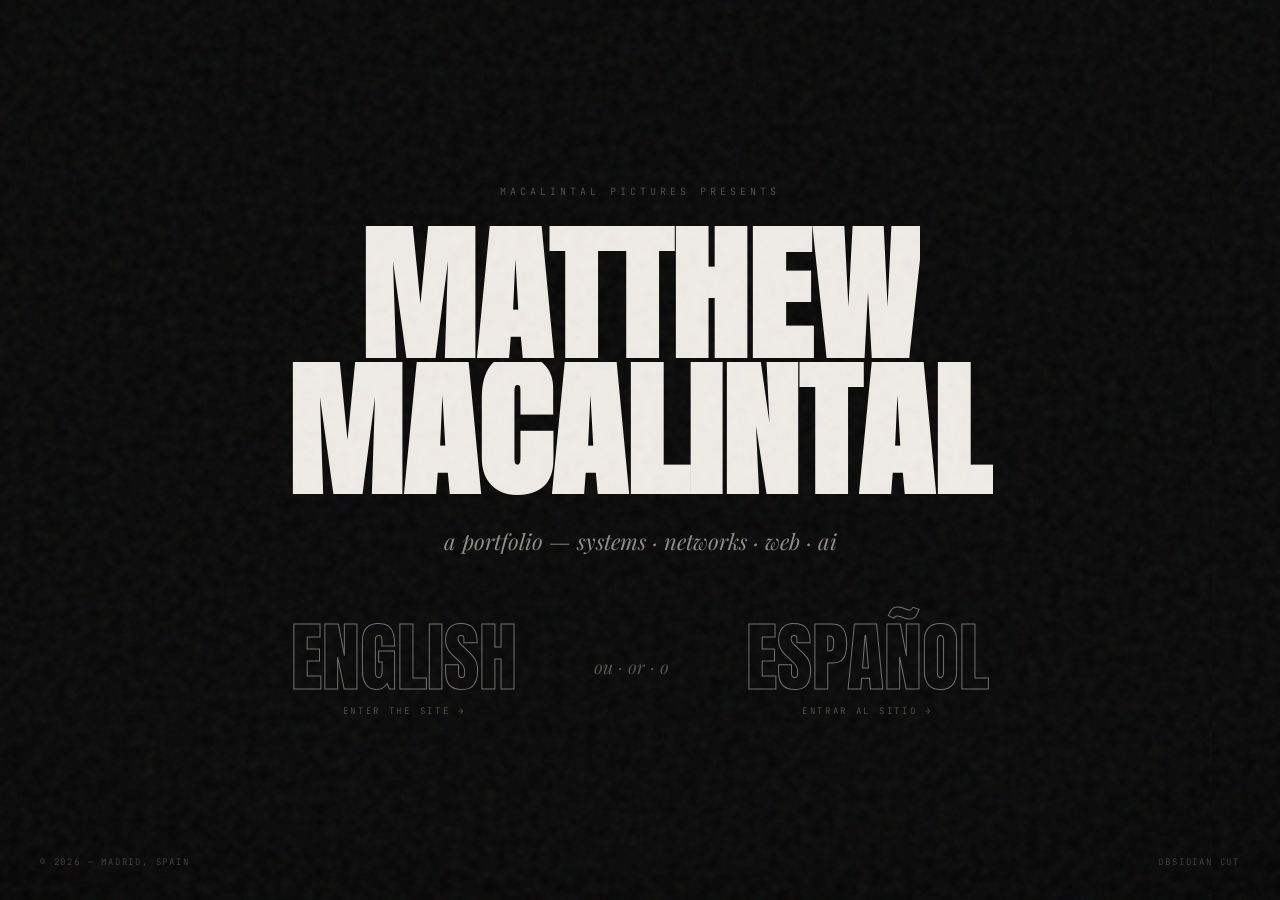
<file: index.html>
<!DOCTYPE html>
<html lang="en">
<head>
  <meta charset="UTF-8">
  <meta name="viewport" content="width=device-width, initial-scale=1.0">
  <title>Matthew Macalintal — Portfolio</title>
  <meta name="description" content="Portfolio of Matthew Macalintal — systems, networks, web and AI. Available in English and Spanish.">
  <meta name="theme-color" content="#080808">
  <link rel="icon" href="data:image/svg+xml,%3Csvg xmlns='http://www.w3.org/2000/svg' viewBox='0 0 100 100'%3E%3Crect width='100' height='100' fill='%23080808'/%3E%3Ctext x='50' y='72' font-size='60' font-family='Arial Narrow, Arial' font-weight='bold' text-anchor='middle' fill='%23efece6'%3EM%3C/text%3E%3C/svg%3E">
  <link rel="preconnect" href="https://fonts.googleapis.com">
  <link rel="preconnect" href="https://fonts.gstatic.com" crossorigin>
  <link href="https://fonts.googleapis.com/css2?family=Anton&family=Archivo:wght@300;400;500&family=JetBrains+Mono:wght@400;500&family=Playfair+Display:ital,wght@1,400;1,500&display=swap" rel="stylesheet">
  <link rel="stylesheet" href="css/style.css">
  <script>document.documentElement.classList.add('js');</script>
</head>
<body>

  <div class="title-card">
    <p class="tc-over" data-reveal>Macalintal pictures presents</p>
    <h1 data-reveal data-reveal-delay="100">
      <span data-split>Matthew</span><br>
      <span data-split>Macalintal</span>
    </h1>
    <p class="tc-sub" data-reveal data-reveal-delay="250">a portfolio — systems · networks · web · ai</p>

    <div class="tc-langs" data-reveal data-reveal-delay="400">
      <a class="tc-lang" href="english/Main.html">
        English
        <small>enter the site →</small>
      </a>
      <span class="divider">ou&nbsp;·&nbsp;or&nbsp;·&nbsp;o</span>
      <a class="tc-lang" href="spanish/Main-es.html">
        Español
        <small>entrar al sitio →</small>
      </a>
    </div>

    <div class="tc-foot">
      <span>© 2026 — Madrid, Spain</span>
      <span>Obsidian cut</span>
    </div>
  </div>

  <script src="js/main.js"></script>
  <script src="js/fx.js"></script>
</body>
</html>
</file>
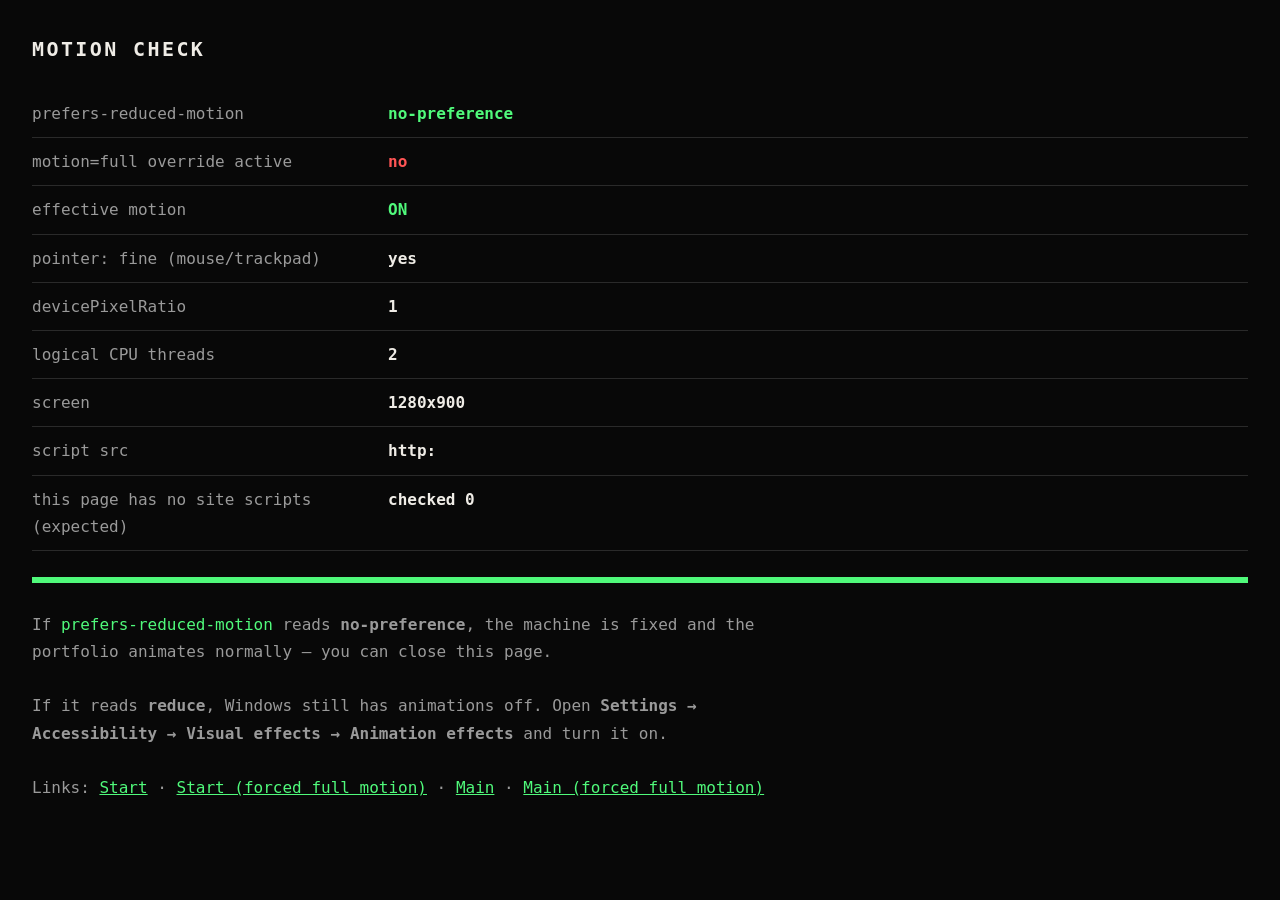
<file: motion-check.html>
<!DOCTYPE html>
<html lang="en">
<head>
<meta charset="UTF-8">
<meta name="viewport" content="width=device-width, initial-scale=1.0">
<title>Motion check</title>
<style>
  body { background:#080808; color:#efece6; font:16px/1.7 ui-monospace,Menlo,Consolas,monospace; margin:0; padding:32px; }
  h1 { font-size:20px; letter-spacing:.12em; margin:0 0 24px; }
  .row { display:flex; gap:16px; padding:10px 0; border-bottom:1px solid #2a2a2a; }
  .k { width:340px; color:#9a9a9a; }
  .v { font-weight:bold; }
  .good { color:#50fa7b; }
  .bad  { color:#ff5555; }
  .note { margin-top:28px; color:#9a9a9a; max-width:760px; }
  a { color:#50fa7b; }
  code { background:#1a1a1a; padding:2px 6px; border-radius:3px; }
  #bar { height:6px; background:#50fa7b; width:0; margin-top:26px; }
</style>
</head>
<body>
<h1>MOTION CHECK</h1>
<div id="out"></div>
<div id="bar"></div>
<div class="note">
  If <span class="good">prefers-reduced-motion</span> reads <b>no-preference</b>, the machine is
  fixed and the portfolio animates normally &mdash; you can close this page.<br><br>
  If it reads <b>reduce</b>, Windows still has animations off. Open
  <b>Settings &rarr; Accessibility &rarr; Visual effects &rarr; Animation effects</b> and turn it on.<br><br>
  Links: <a href="index.html">Start</a> &middot;
  <a href="index.html?motion=full">Start (forced full motion)</a> &middot;
  <a href="english/Main.html">Main</a> &middot;
  <a href="english/Main.html?motion=full">Main (forced full motion)</a>
</div>

<script>
(function () {
  var out = document.getElementById('out');
  var reduce = window.matchMedia('(prefers-reduced-motion: reduce)').matches;
  var forced = /[?&]motion=full\b/.test(location.search);
  var rows = [
    ['prefers-reduced-motion', reduce ? 'reduce' : 'no-preference', !reduce],
    ['motion=full override active', forced ? 'YES' : 'no', forced],
    ['effective motion', (reduce && !forced) ? 'OFF' : 'ON', !(reduce && !forced)],
    ['pointer: fine (mouse/trackpad)', window.matchMedia('(pointer: fine)').matches ? 'yes' : 'no', null],
    ['devicePixelRatio', String(window.devicePixelRatio), null],
    ['logical CPU threads', String(navigator.hardwareConcurrency || '?'), null],
    ['screen', window.screen.width + 'x' + window.screen.height, null],
    ['script src', location.protocol === 'file:' ? 'file:// (local)' : location.protocol, null]
  ];

  var html = '';
  rows.forEach(function (r) {
    var cls = r[2] === null ? '' : (r[2] ? 'good' : 'bad');
    html += '<div class="row"><span class="k">' + r[0] +
            '</span><span class="v ' + cls + '">' + r[1] + '</span></div>';
  });
  out.innerHTML = html;

  /* did the site's own scripts actually load? */
  var fx = !!document.createElement('script');
  try {
    fx = fx && typeof window.matchMedia === 'function';
  } catch (e) { /* ignore */ }
  var probe = document.createElement('div');
  document.body.appendChild(probe);
  setTimeout(function () {
    var loaded = ['main.js', 'fx.js'].filter(function (f) {
      return Array.prototype.some.call(document.scripts, function (s) {
        return s.src.indexOf(f) !== -1;
      });
    });
    var d = document.createElement('div');
    d.className = 'row';
    d.innerHTML = '<span class="k">this page has no site scripts (expected)</span>' +
                  '<span class="v">checked ' + loaded.length + '</span>';
    out.appendChild(d);

    /* visible proof: animate a bar either way */
    var bar = document.getElementById('bar');
    var on = !(reduce && !forced);
    if (on) {
      bar.style.transition = 'width 1.2s ease-out';
      requestAnimationFrame(function () { bar.style.width = '100%'; });
    } else {
      bar.style.width = '100%';
    }
  }, 60);
})();
</script>
</body>
</html>
</file>
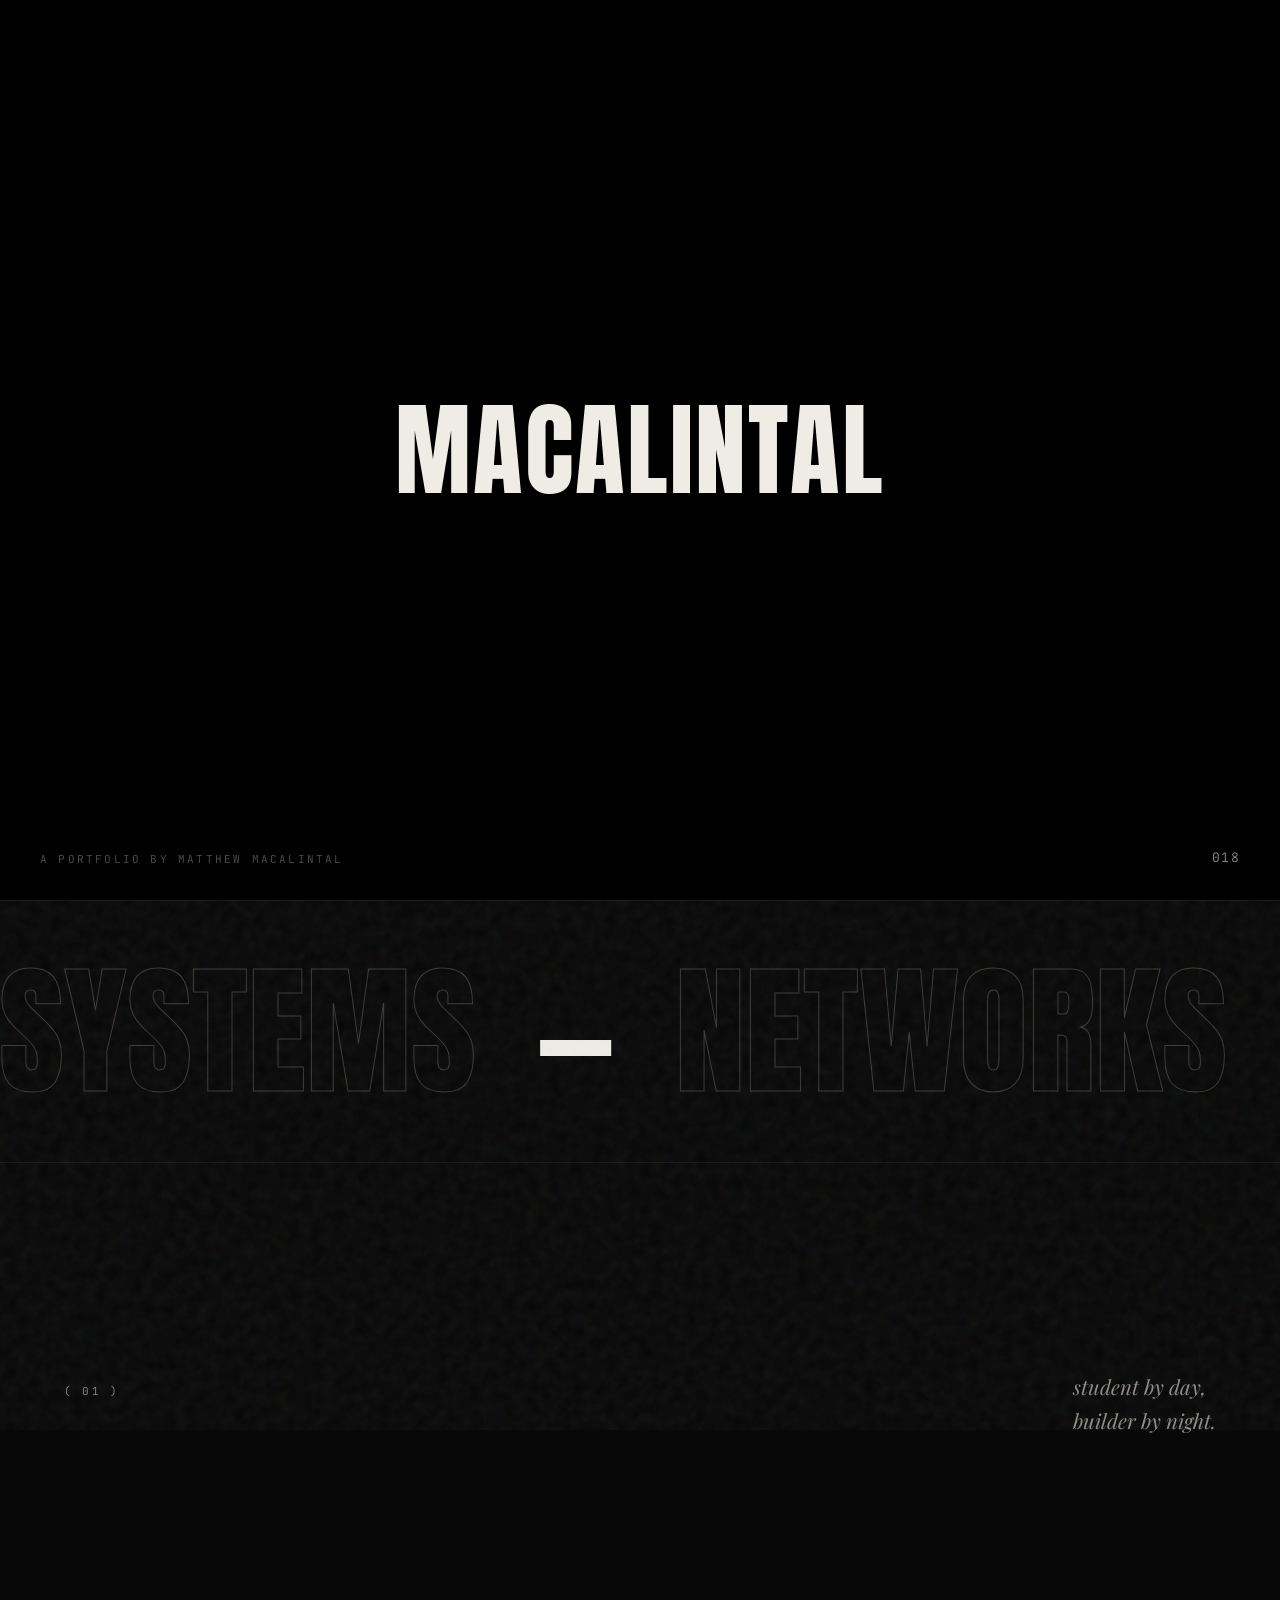
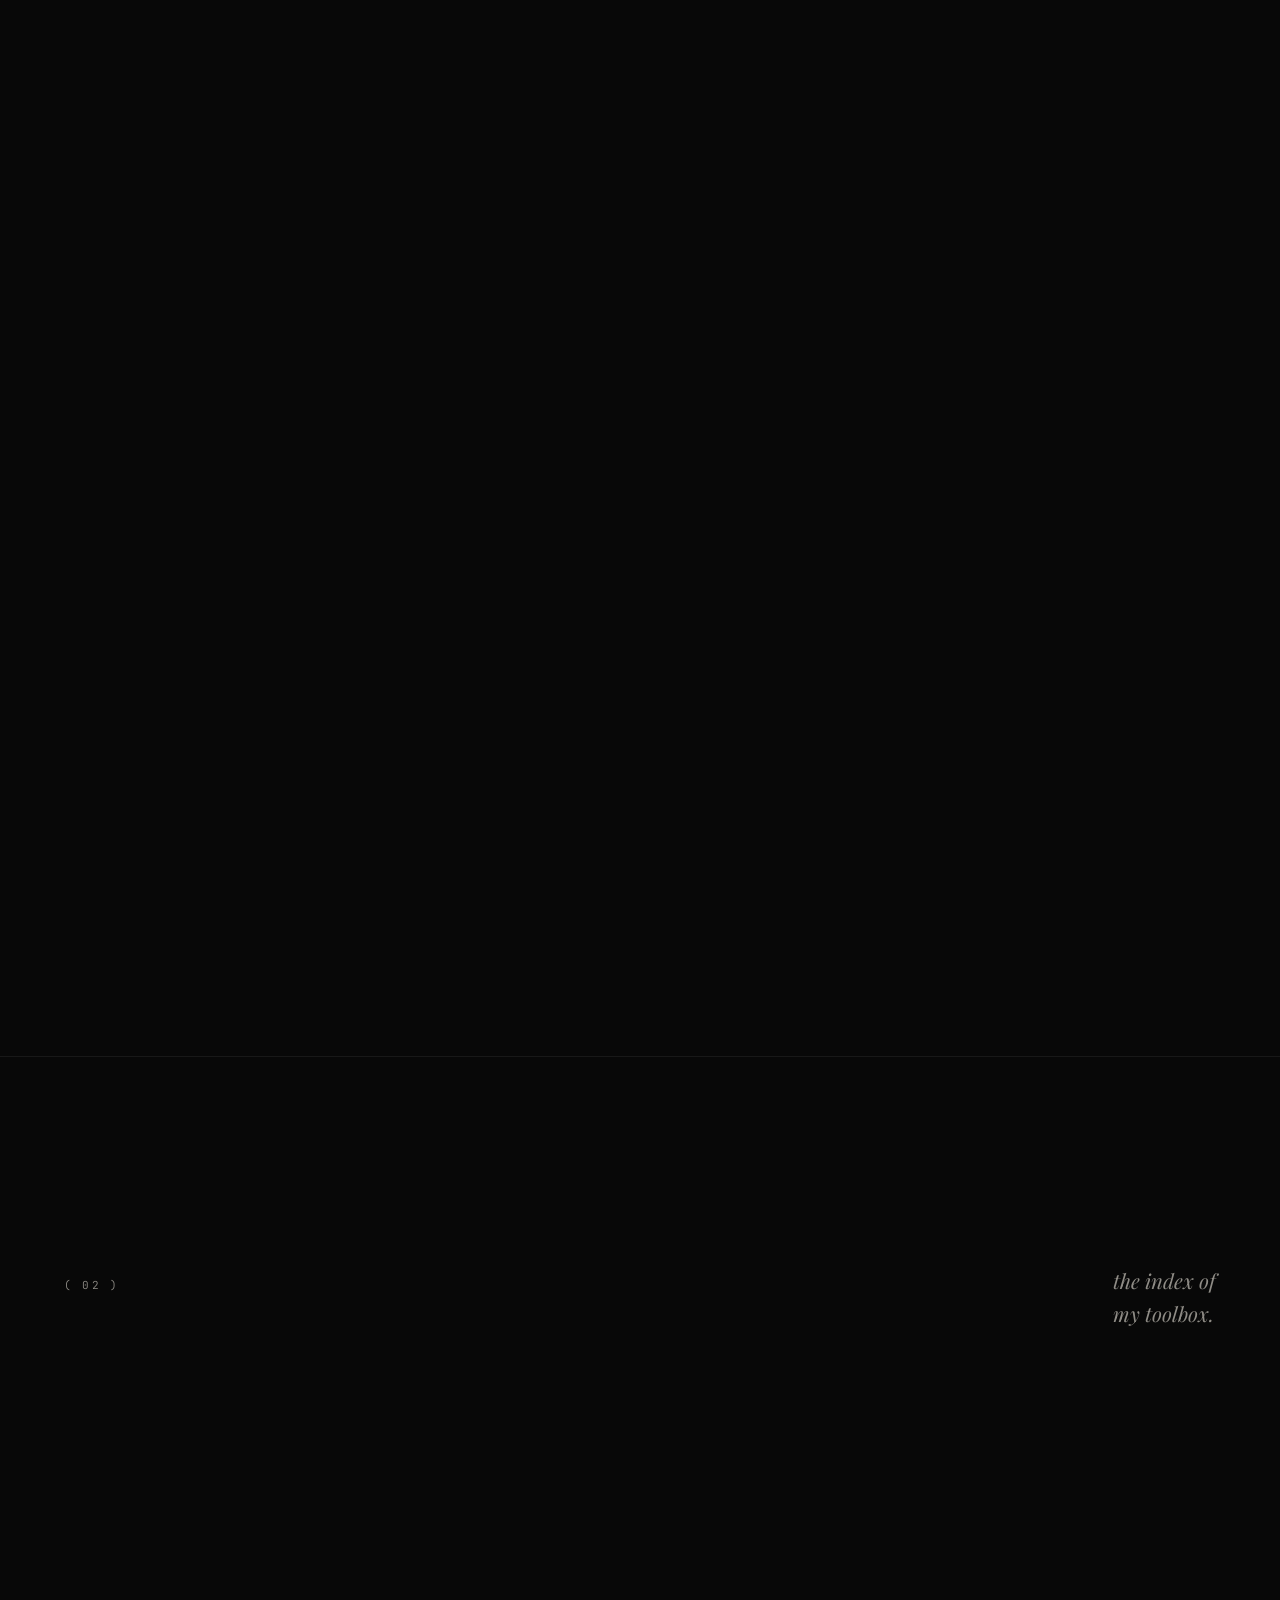
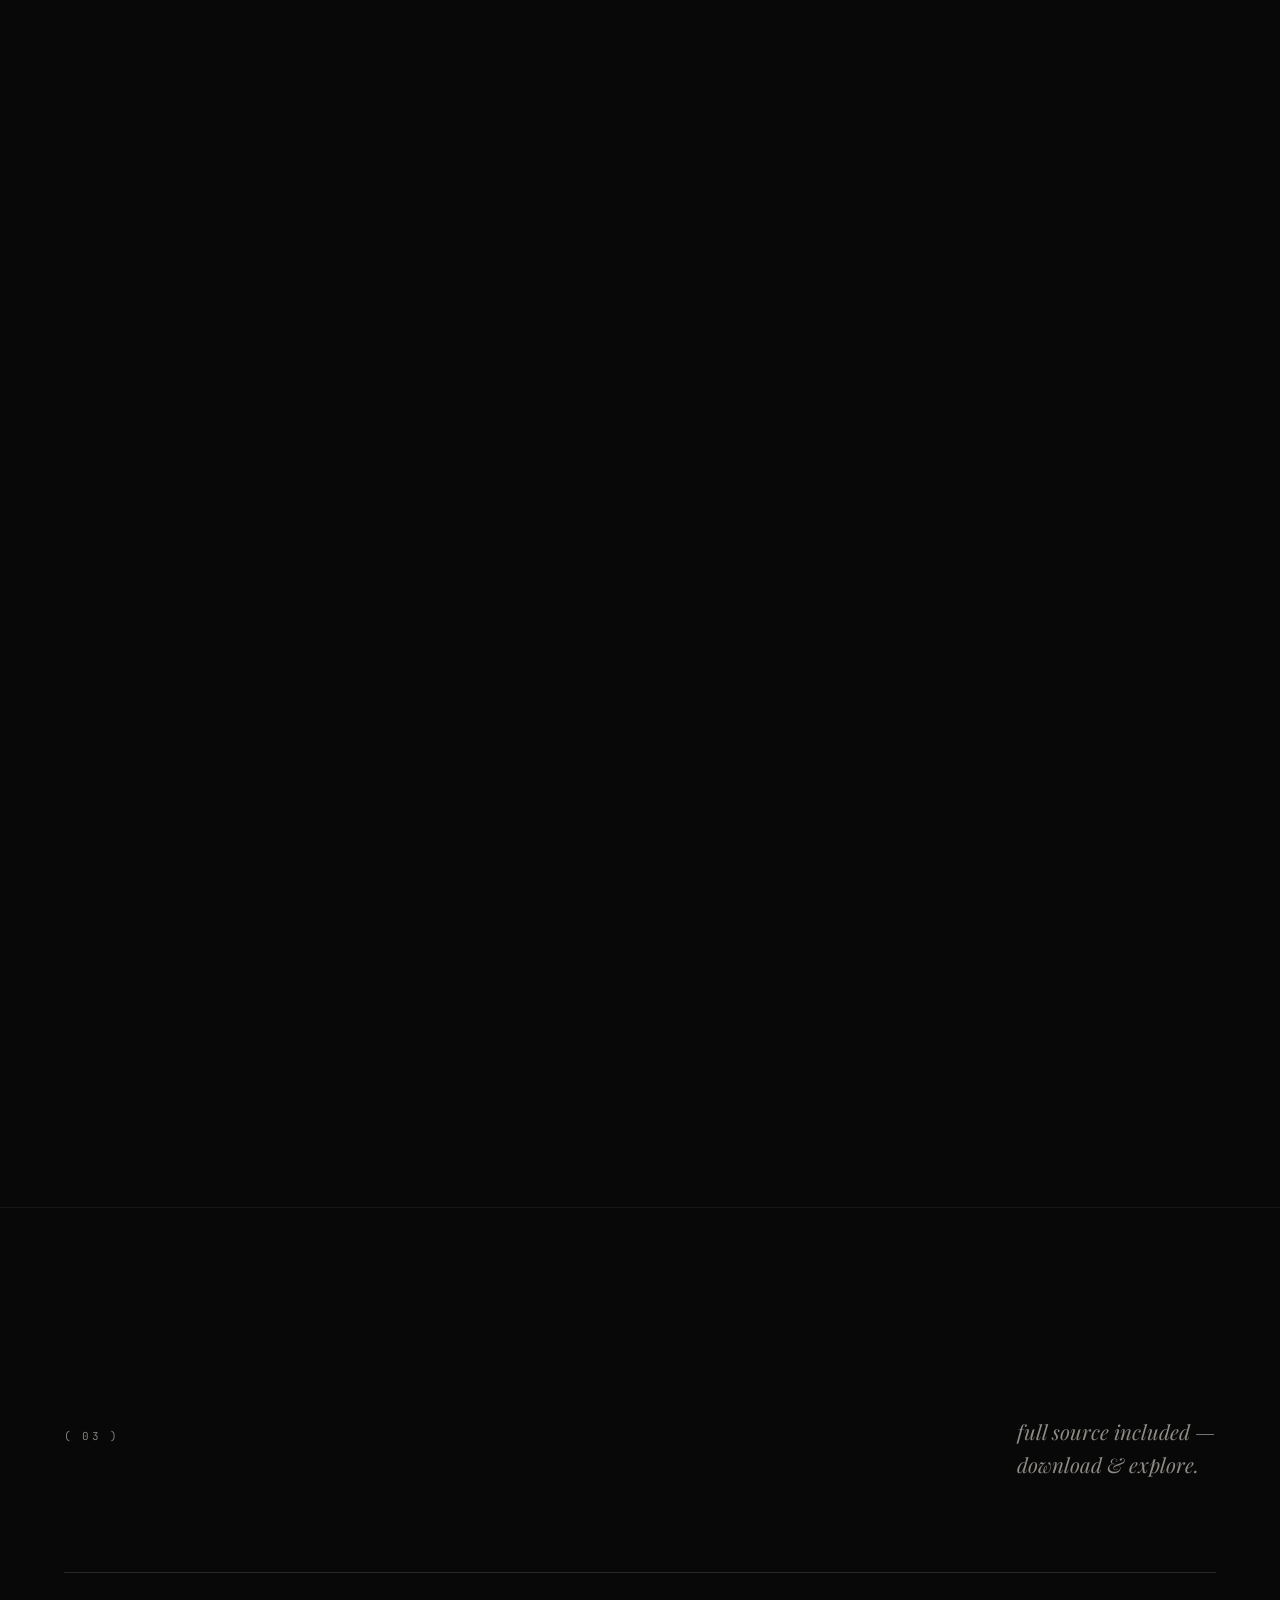
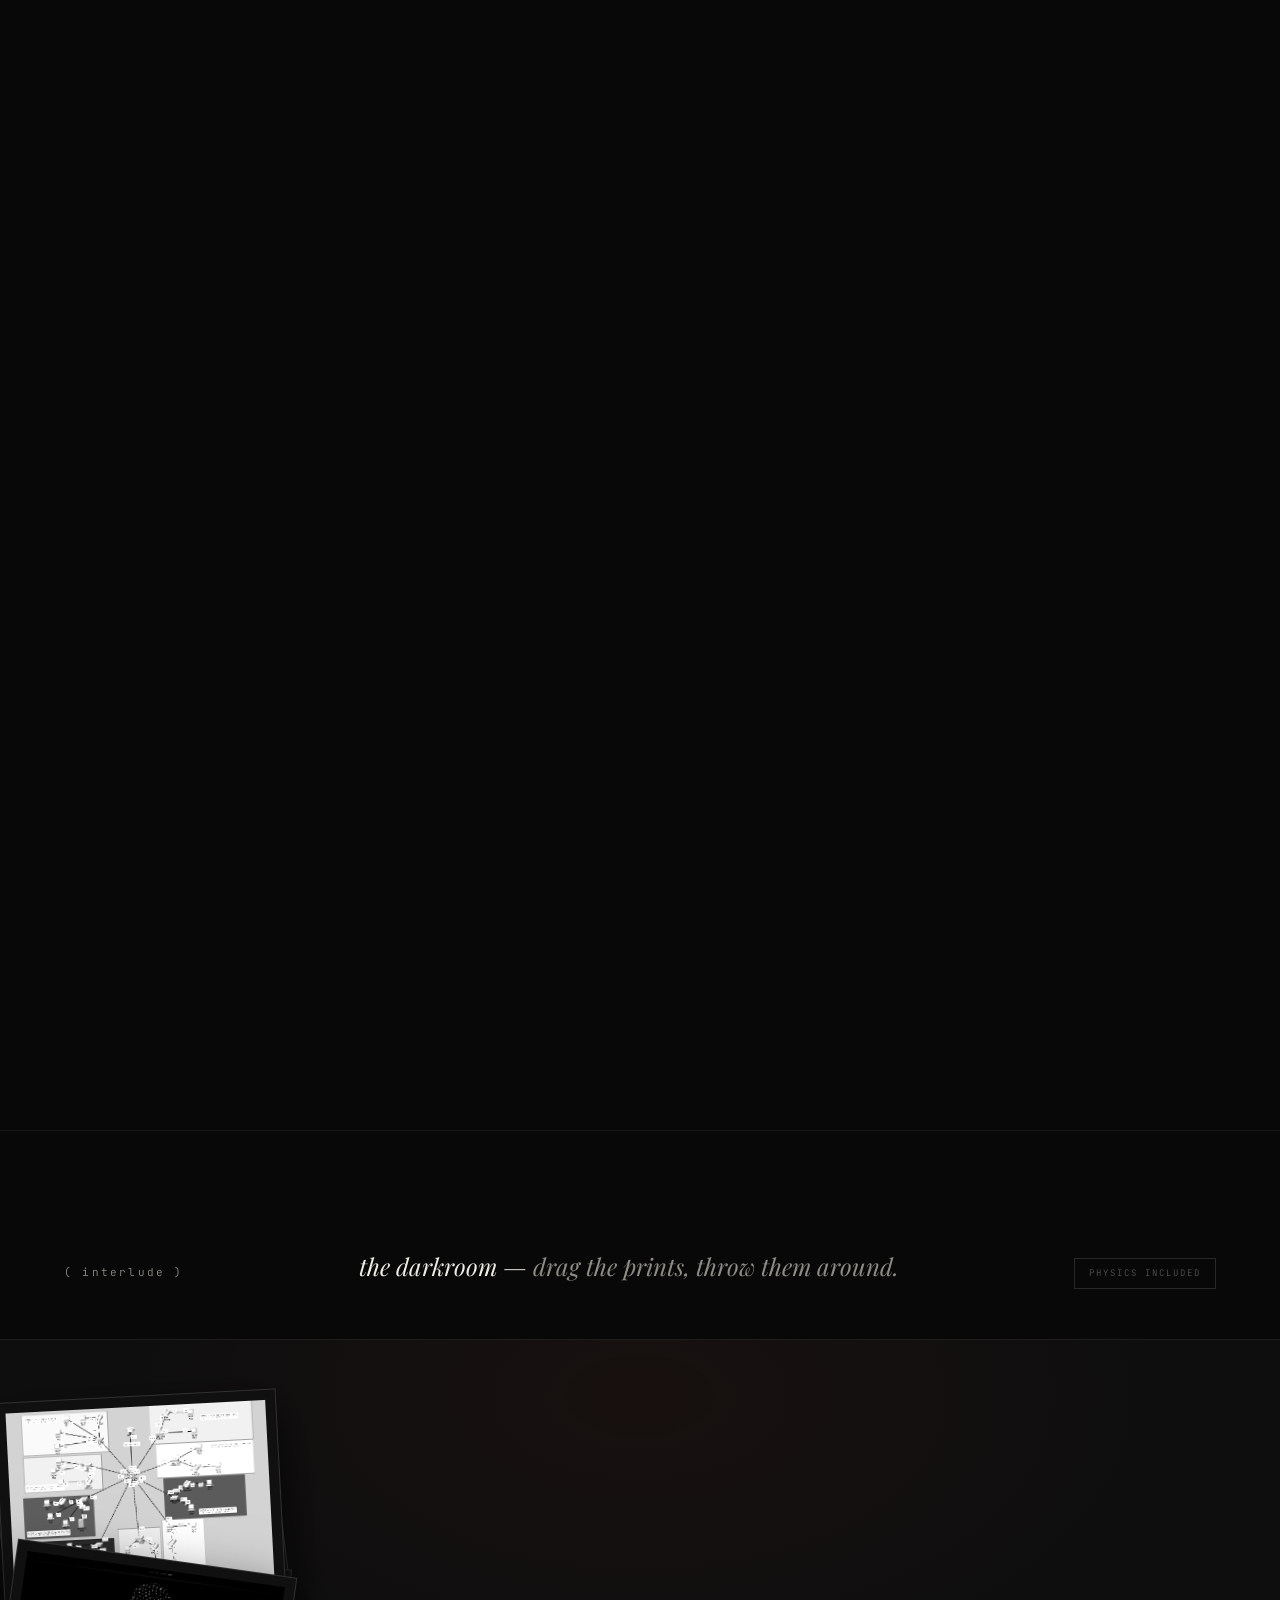
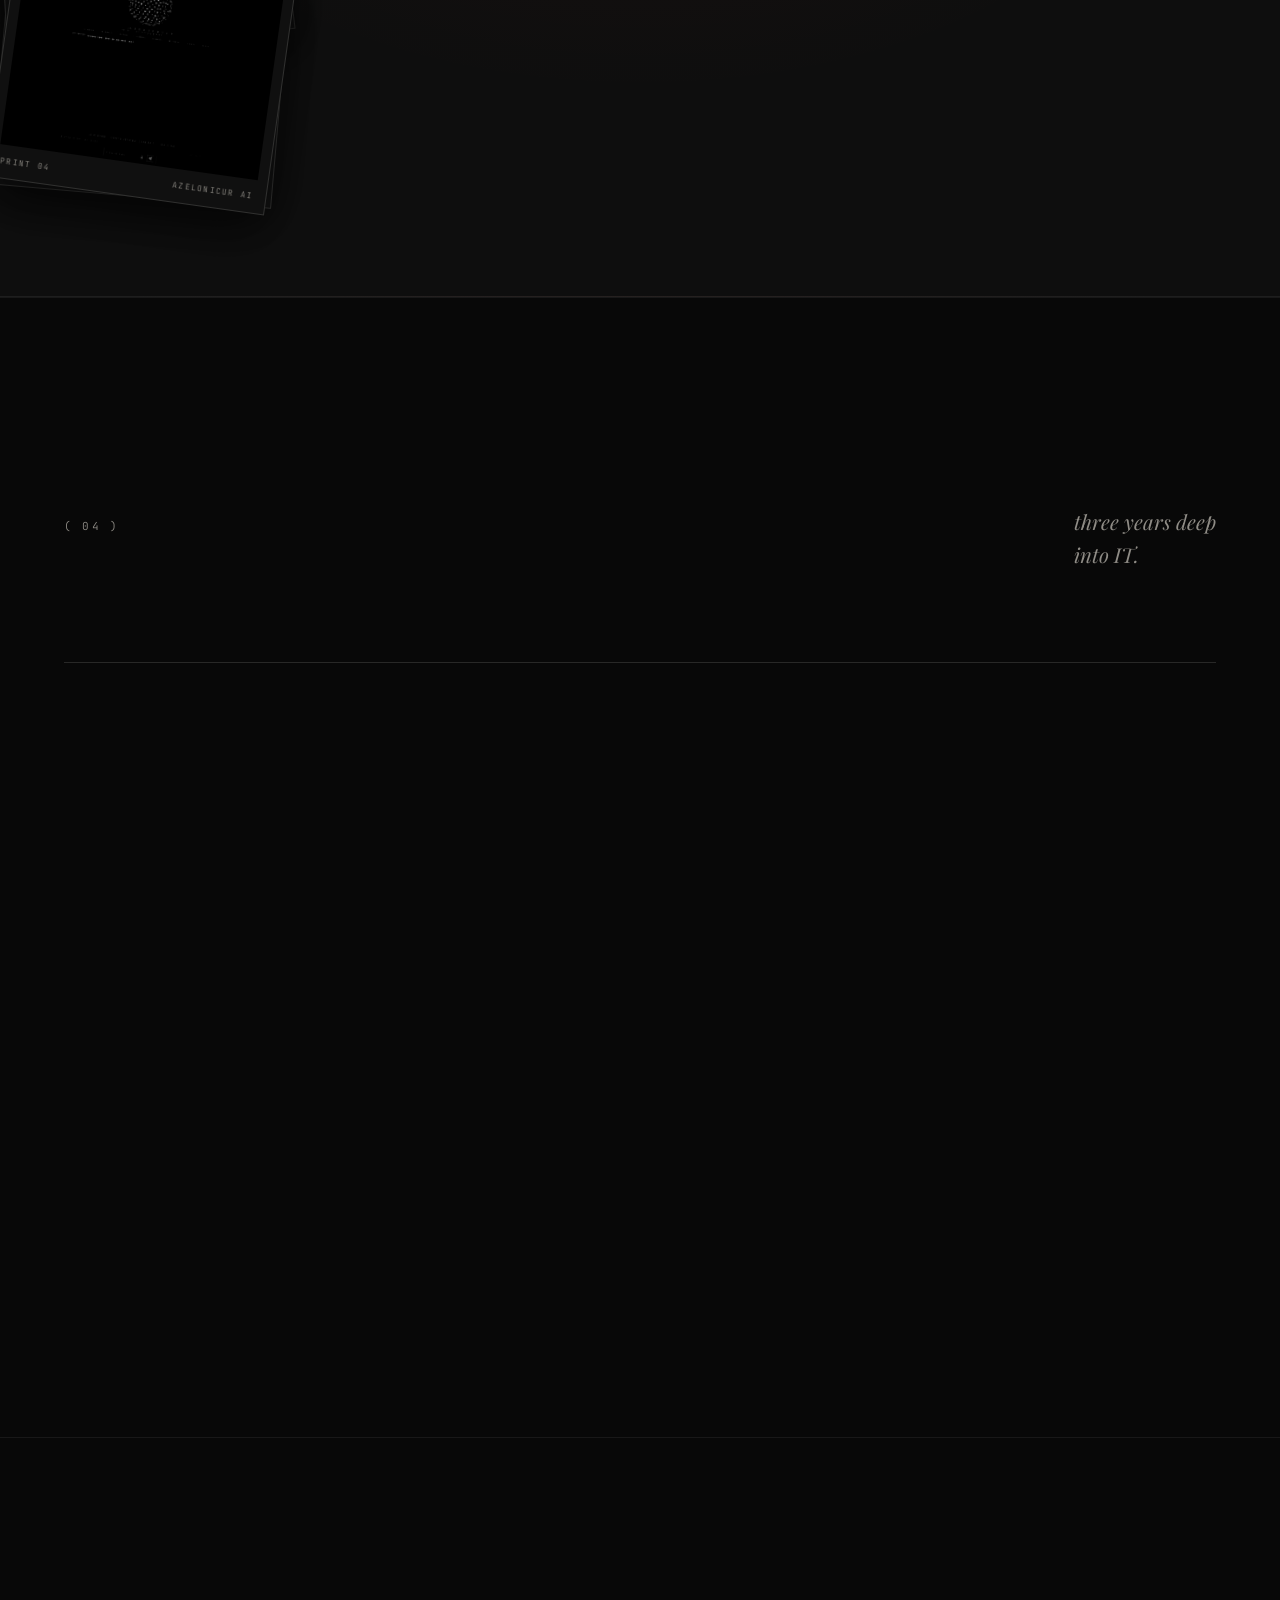
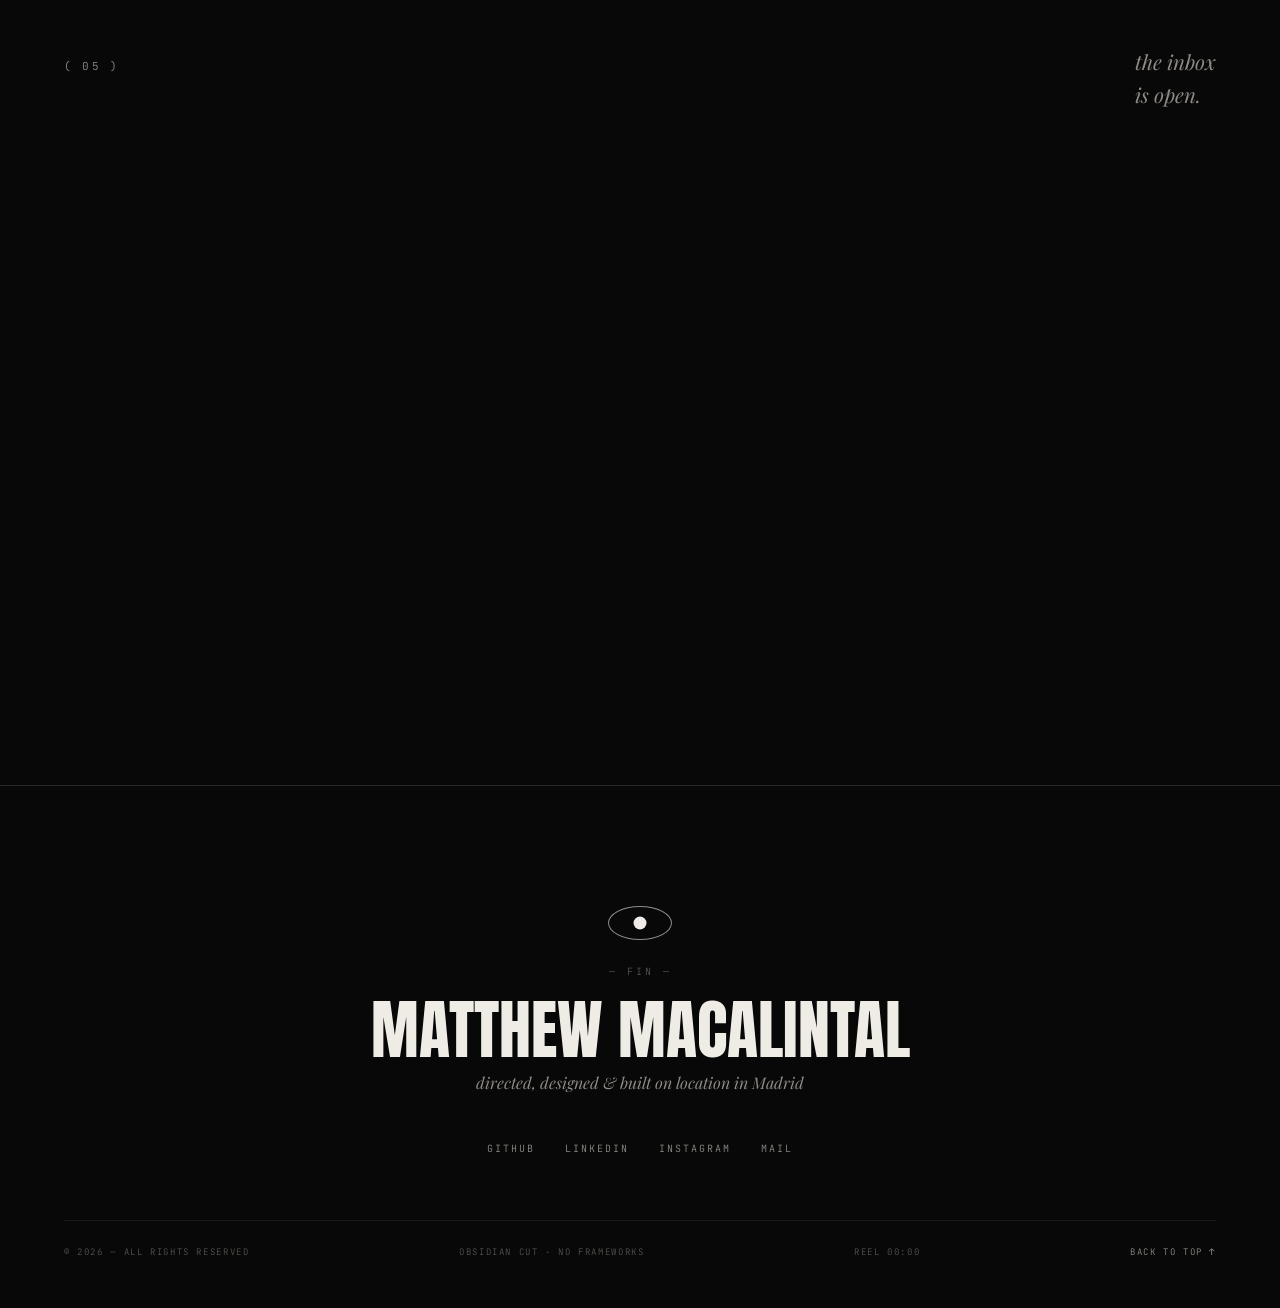
<file: english/about.html>
<!DOCTYPE html>
<html lang="en">
<head>
  <meta charset="UTF-8">
  <meta http-equiv="refresh" content="0; url=Main.html#about">
  <title>About — Matthew Macalintal</title>
  <meta name="robots" content="noindex">
  <style>
    body { background: #080808; color: #efece6; font-family: monospace; display: grid; place-items: center; min-height: 100vh; margin: 0; letter-spacing: .1em; text-transform: uppercase; font-size: 12px; }
    a { color: inherit; }
  </style>
</head>
<body>
  <p>Reel changed — <a href="Main.html#about">continue to About →</a></p>
</body>
</html>
</file>
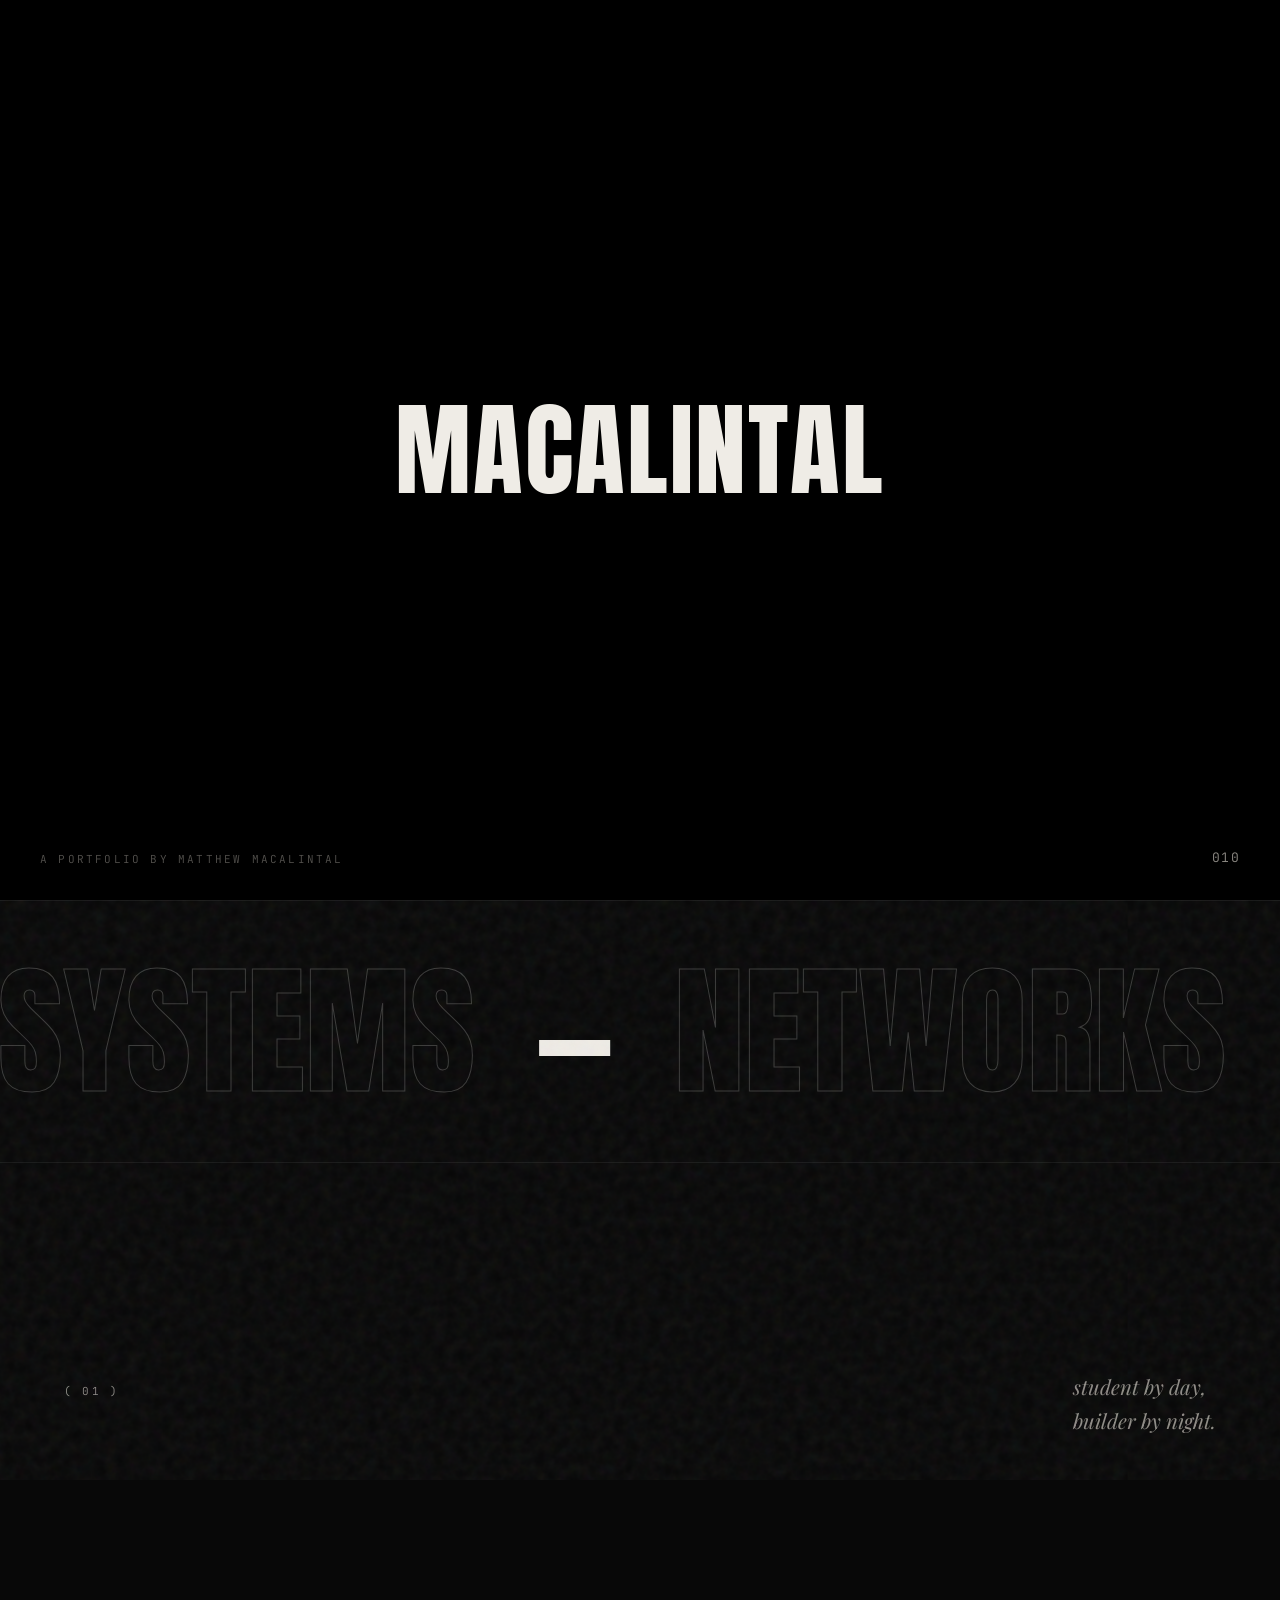
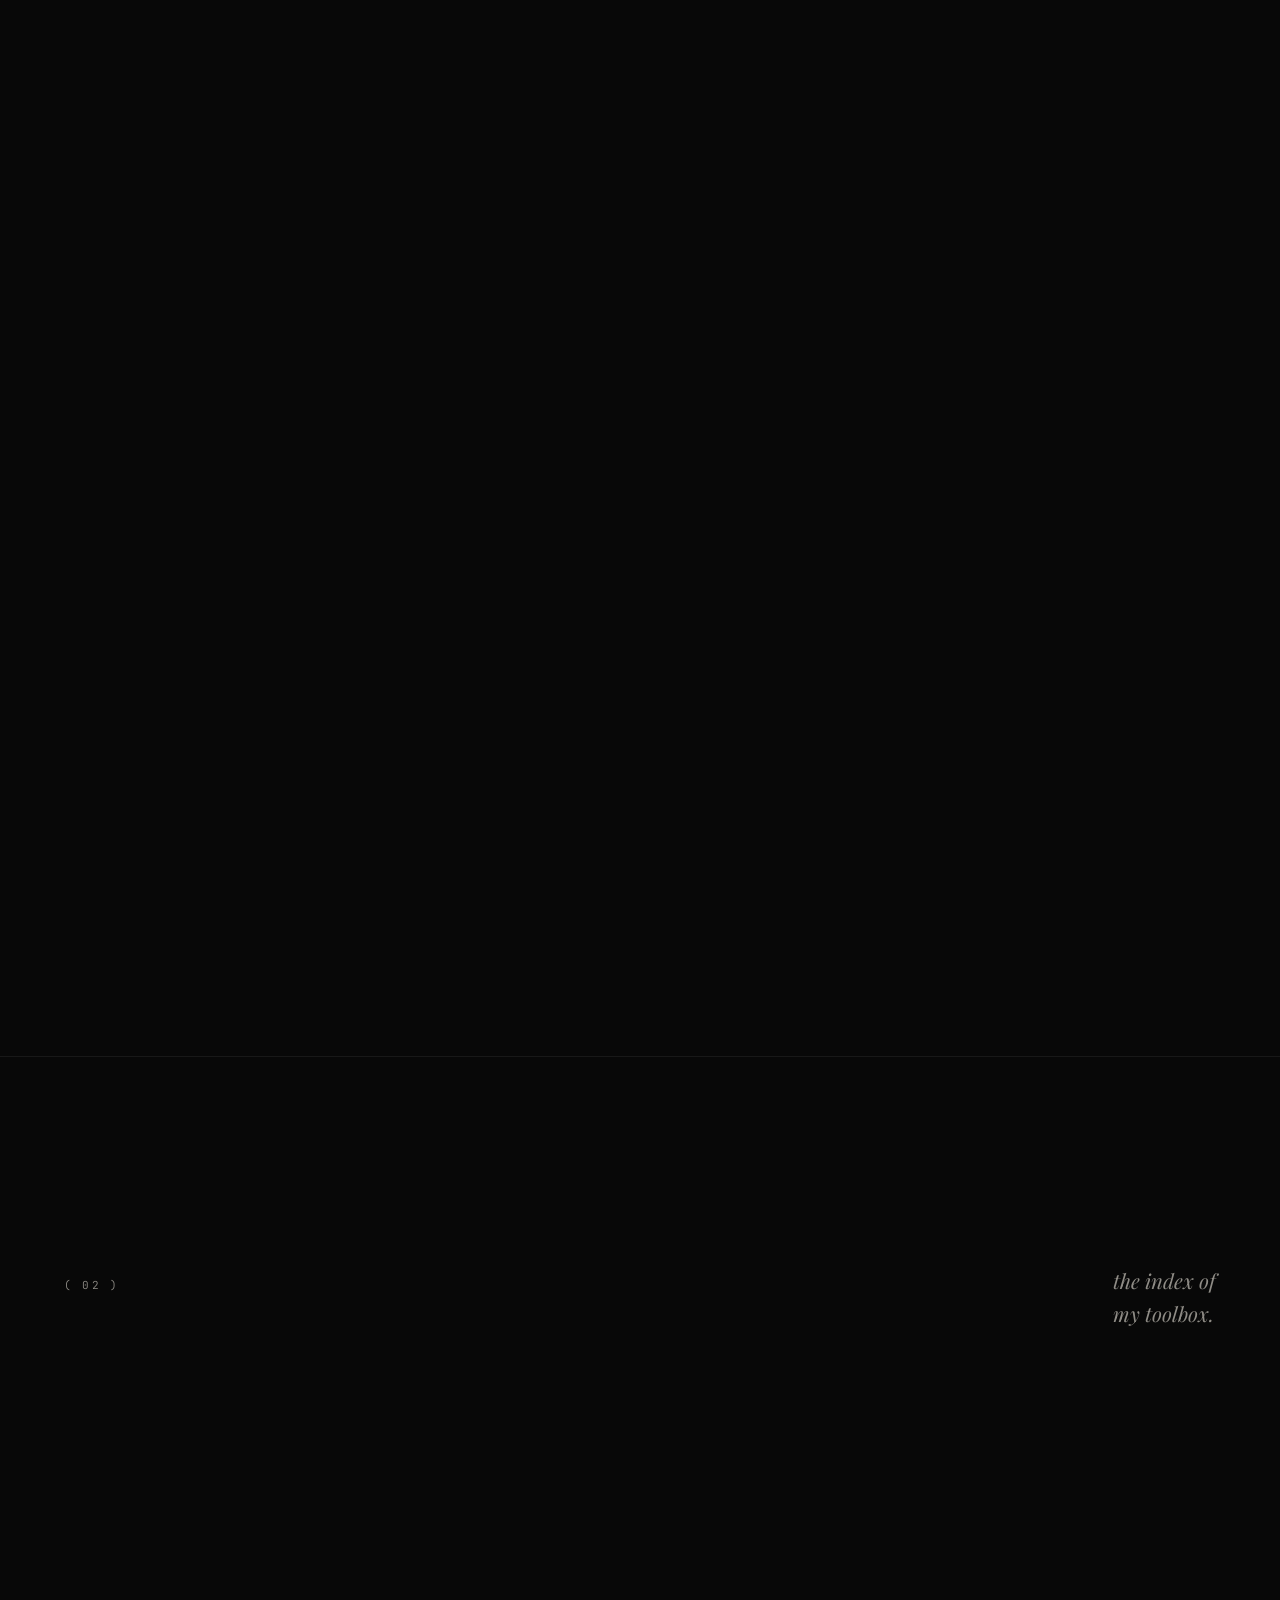
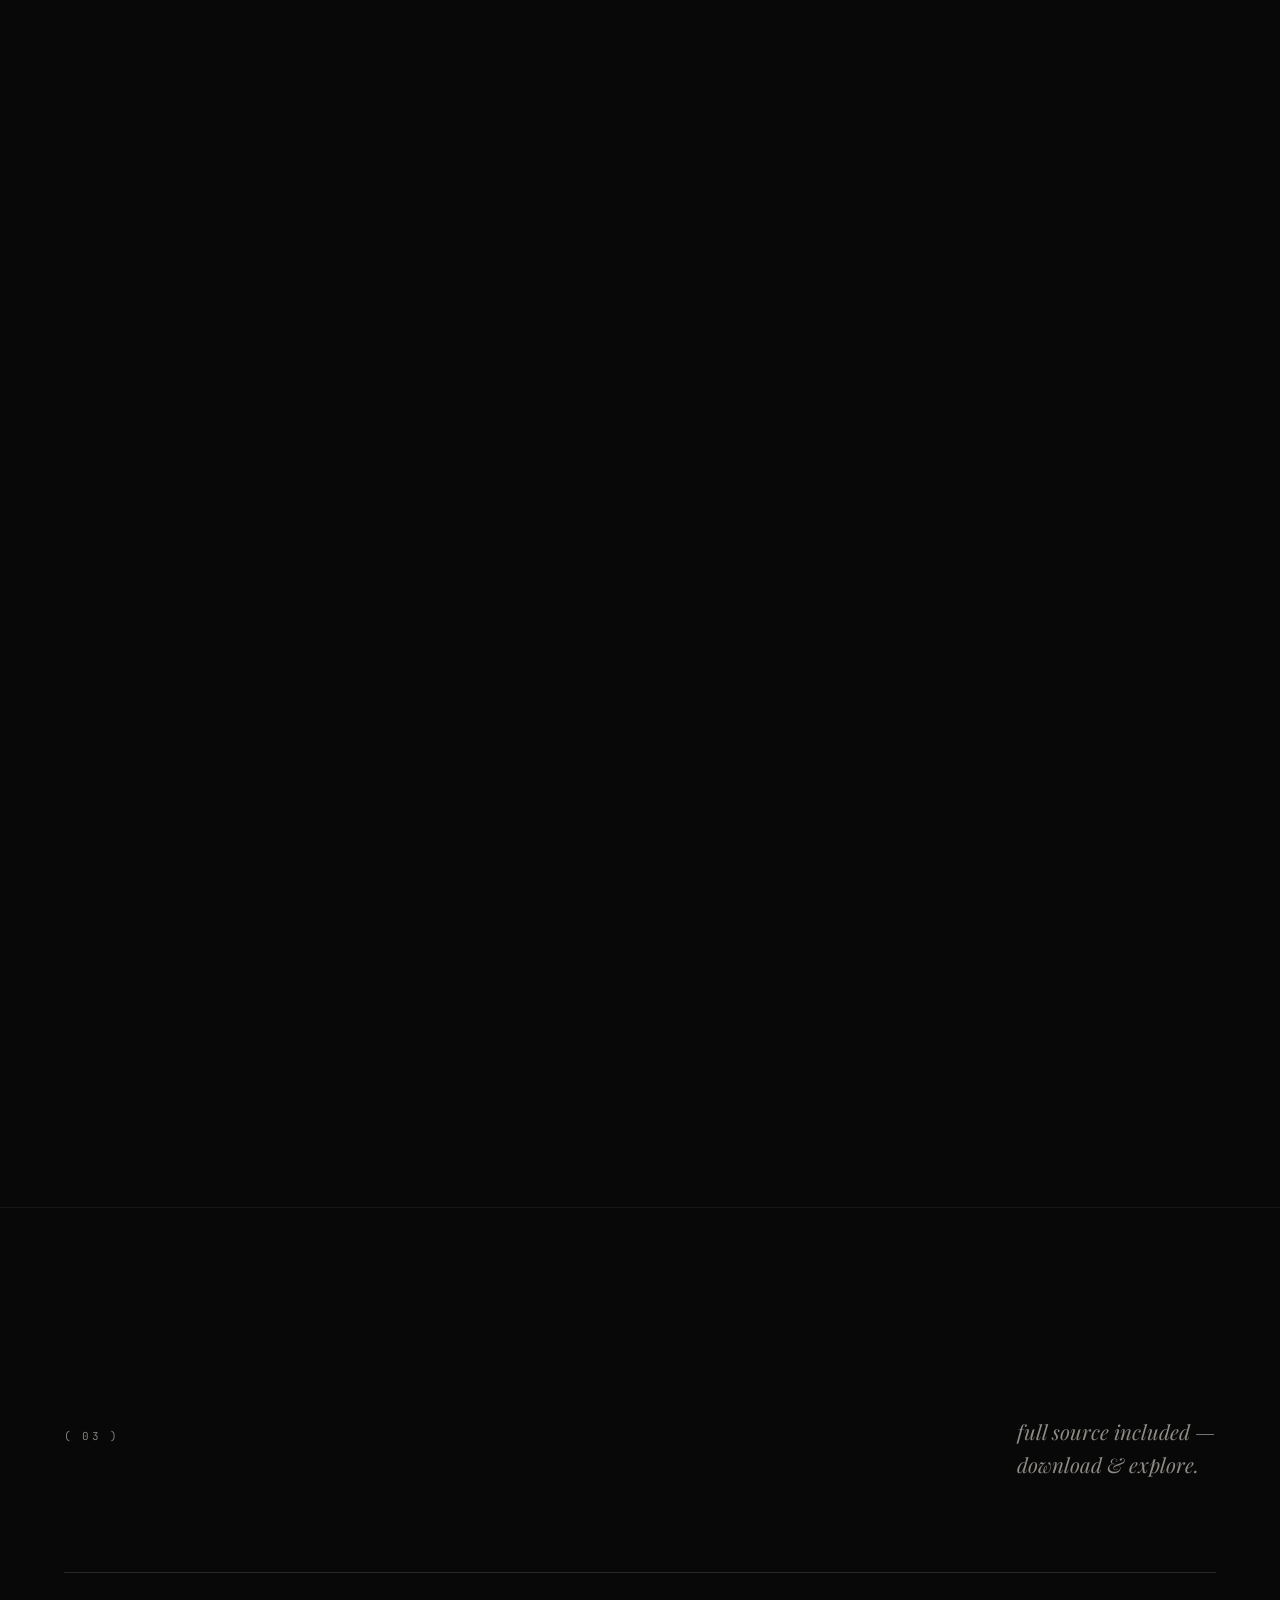
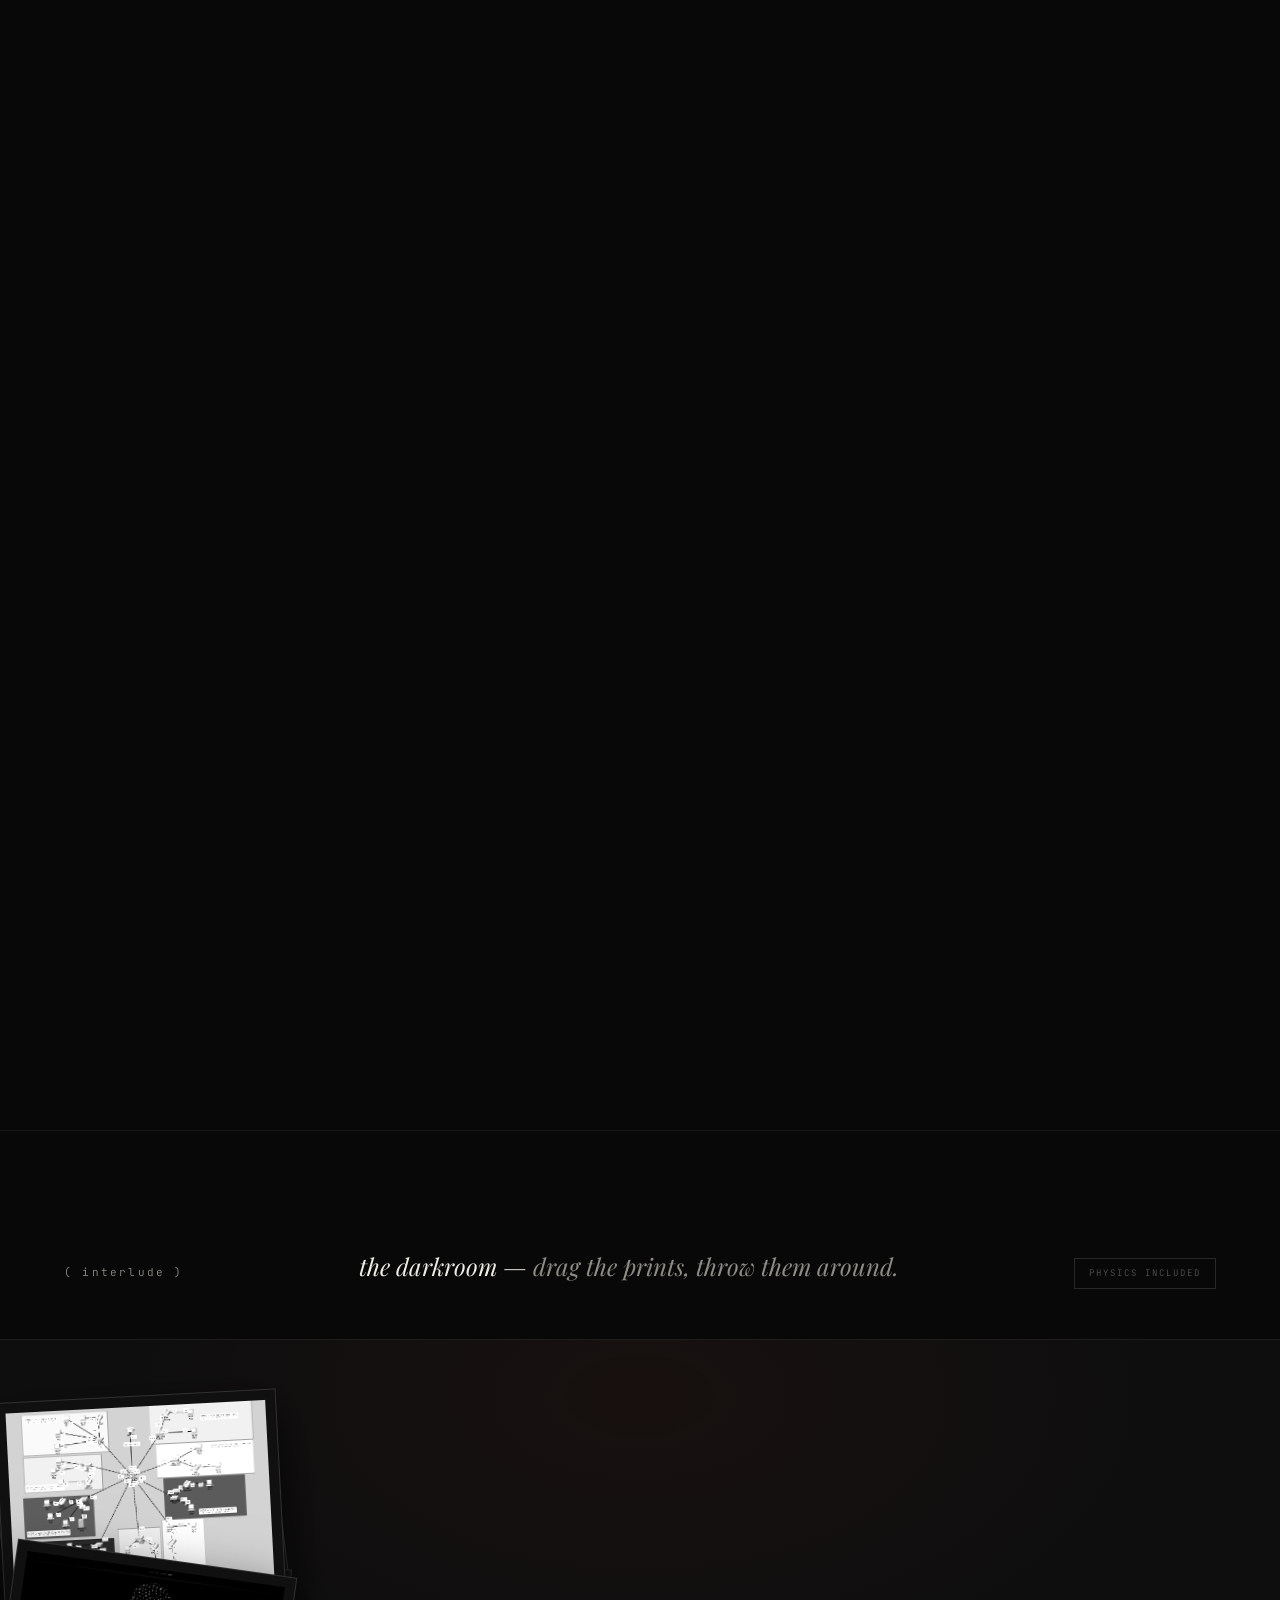
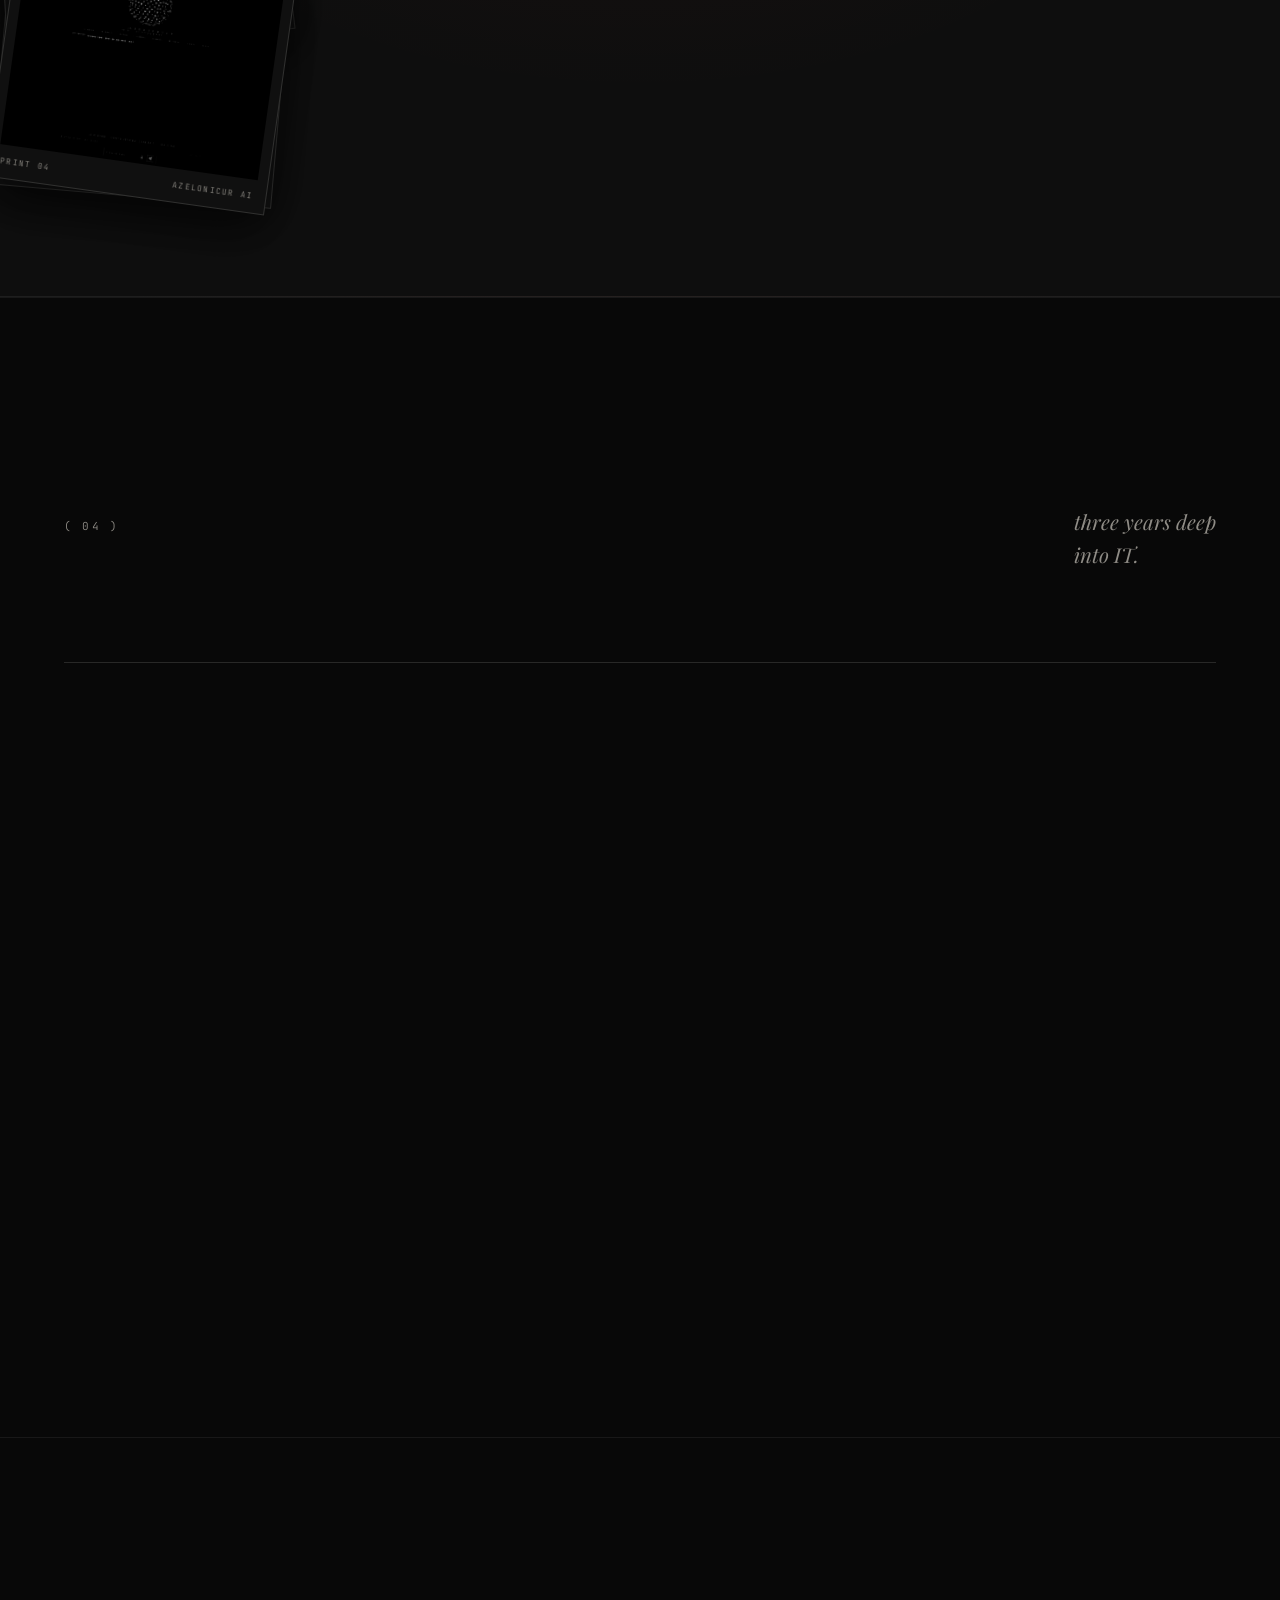
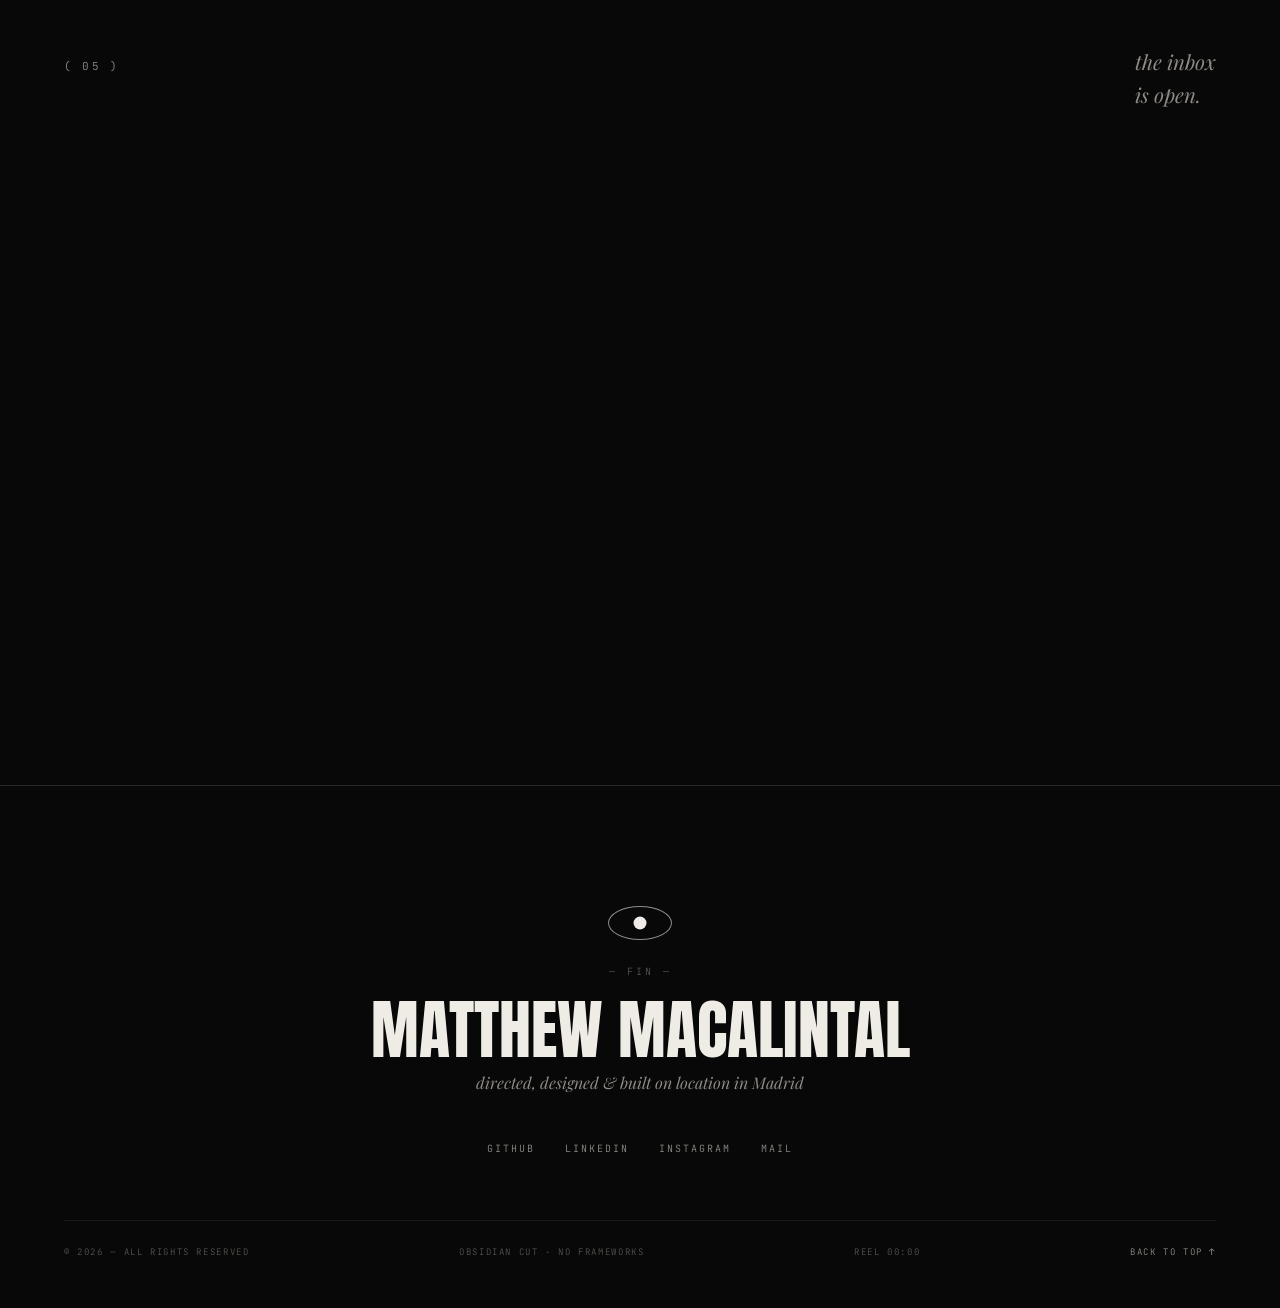
<file: english/contact.html>
<!DOCTYPE html>
<html lang="en">
<head>
  <meta charset="UTF-8">
  <meta http-equiv="refresh" content="0; url=Main.html#contact">
  <title>Contact — Matthew Macalintal</title>
  <meta name="robots" content="noindex">
  <style>
    body { background: #080808; color: #efece6; font-family: monospace; display: grid; place-items: center; min-height: 100vh; margin: 0; letter-spacing: .1em; text-transform: uppercase; font-size: 12px; }
    a { color: inherit; }
  </style>
</head>
<body>
  <p>Reel changed — <a href="Main.html#contact">continue to Contact →</a></p>
</body>
</html>
</file>
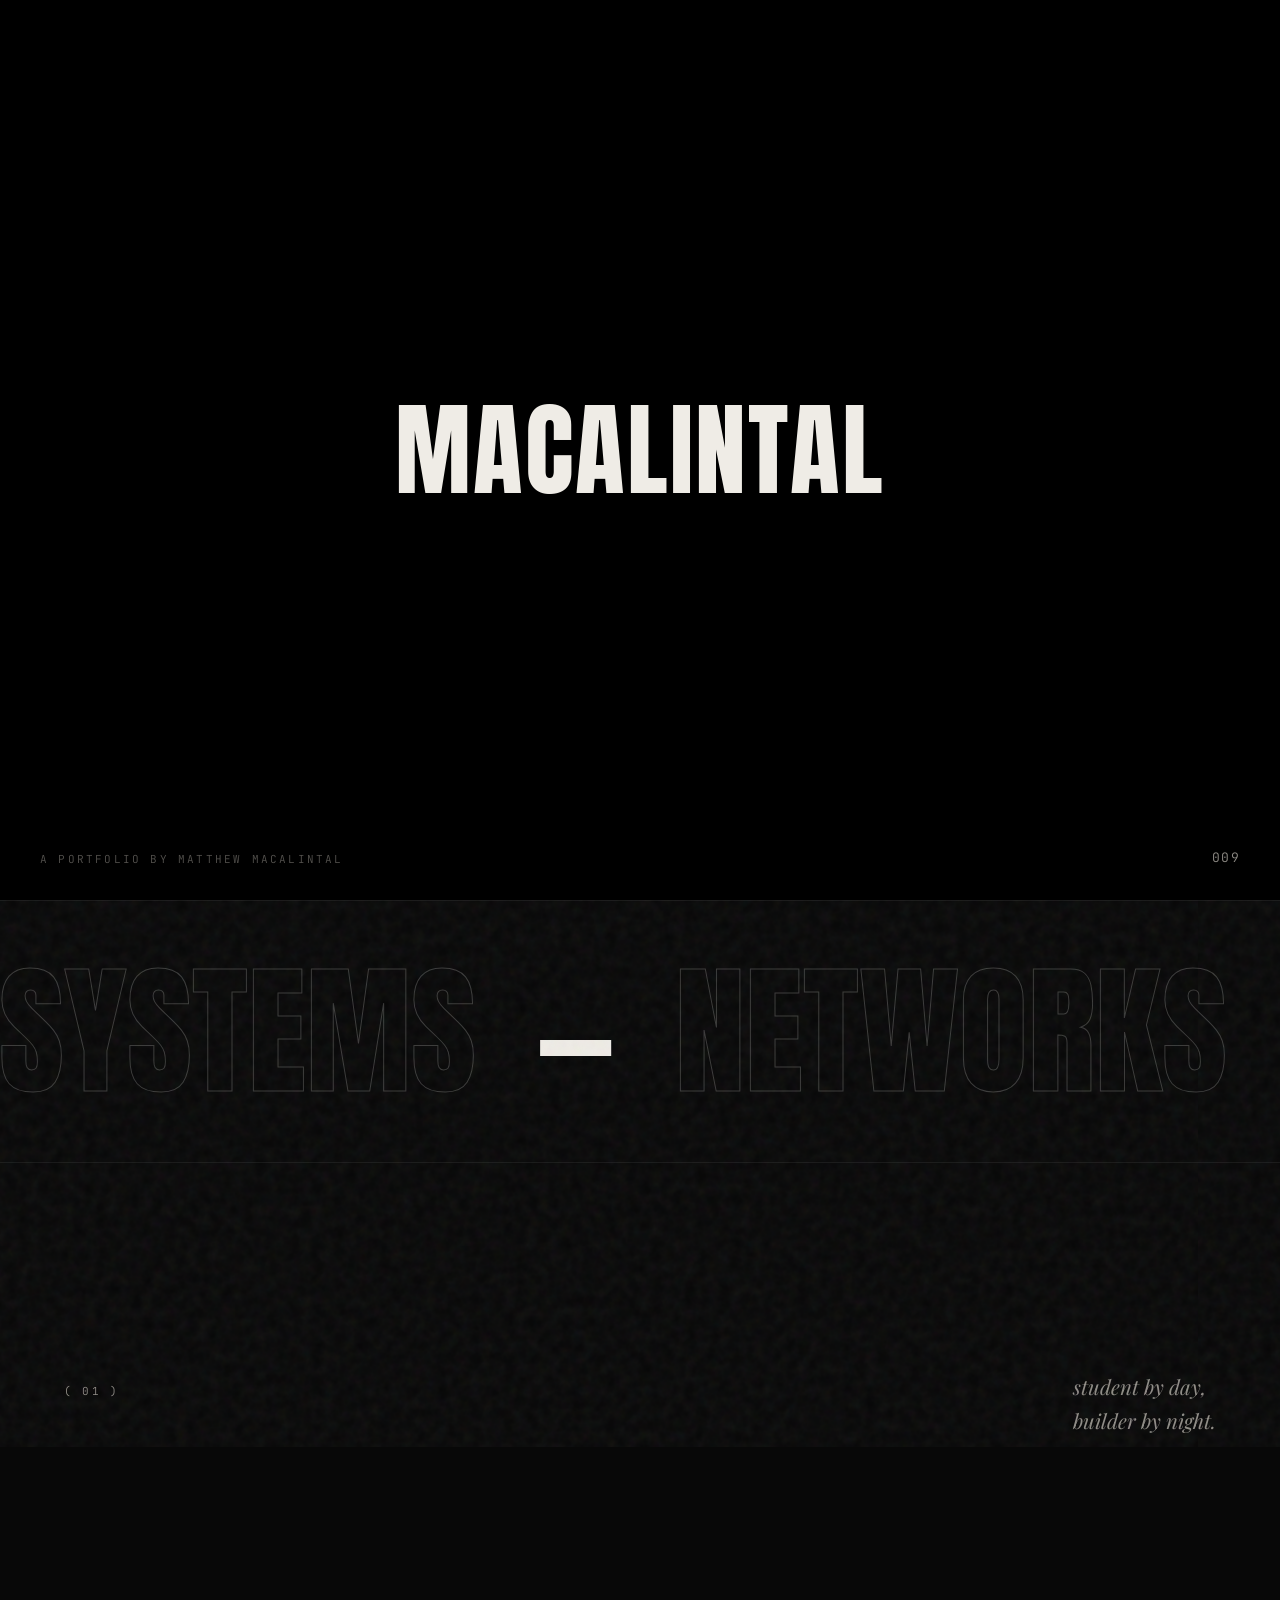
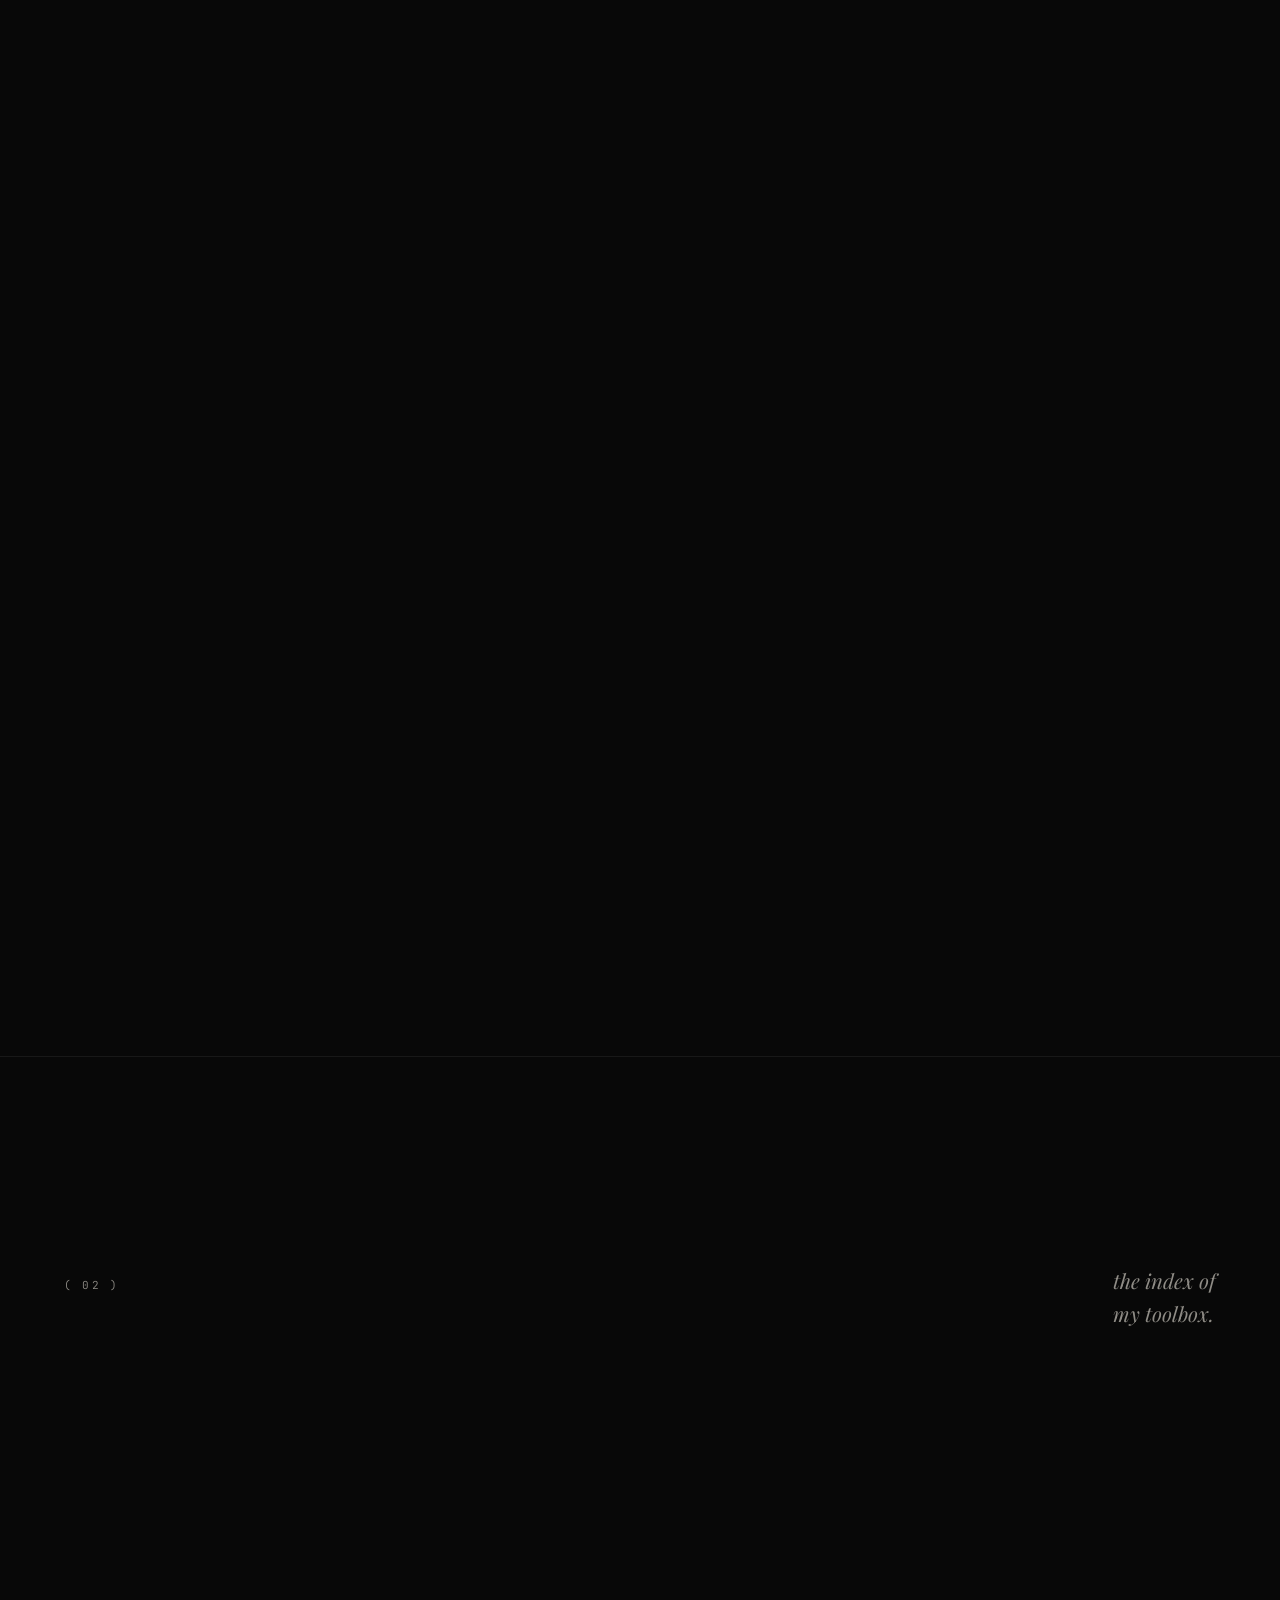
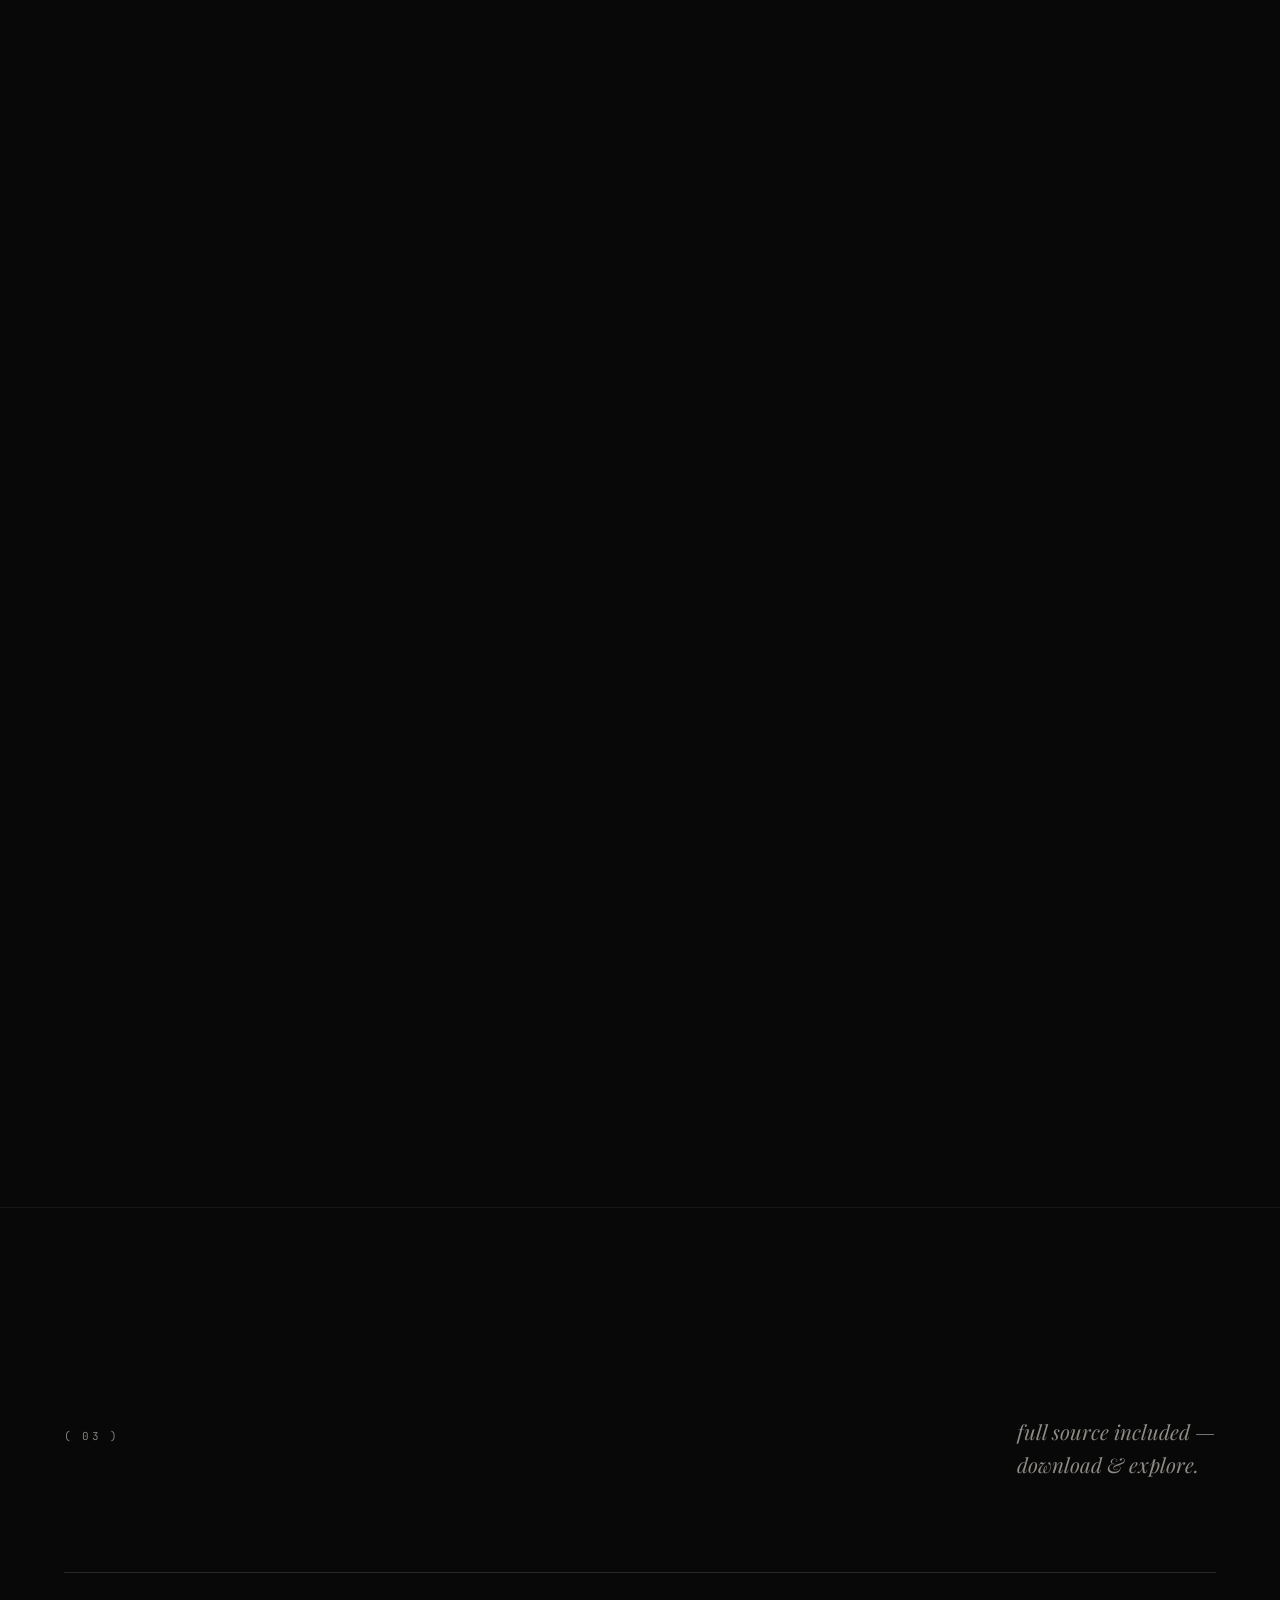
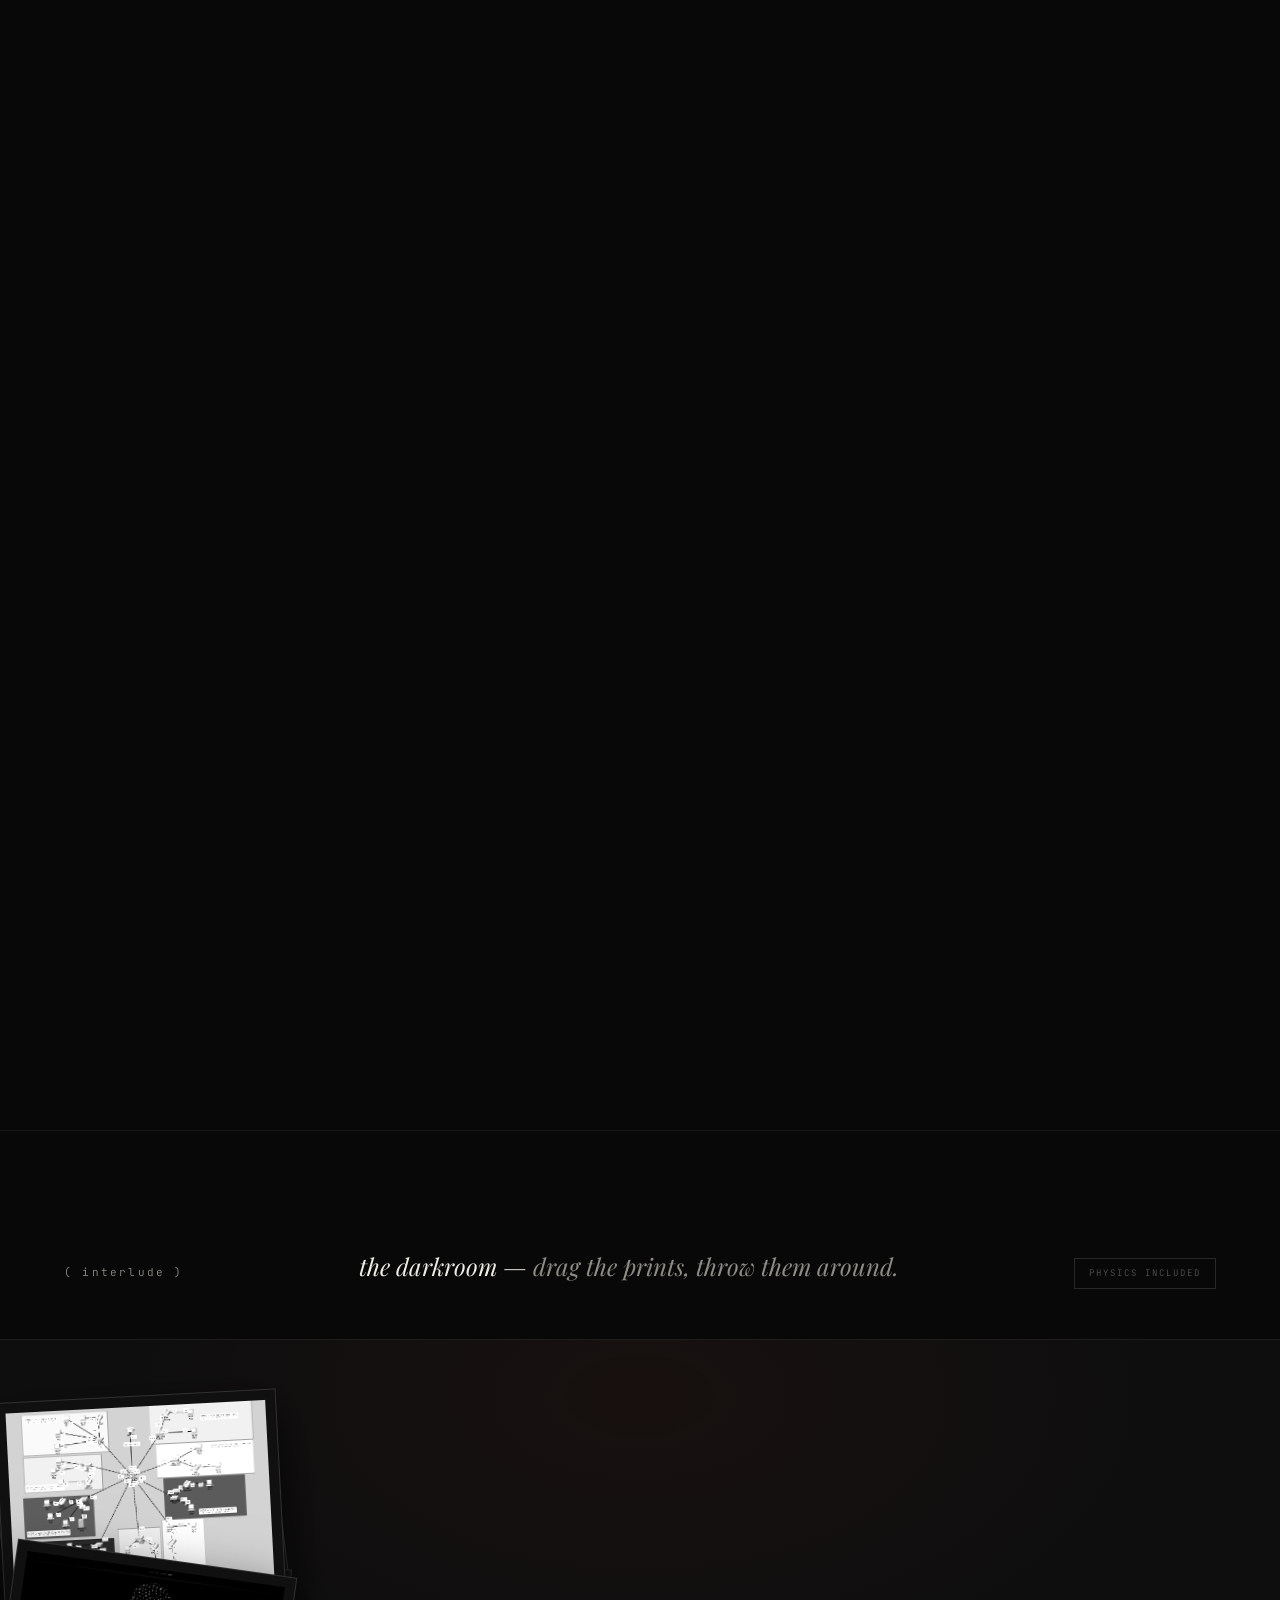
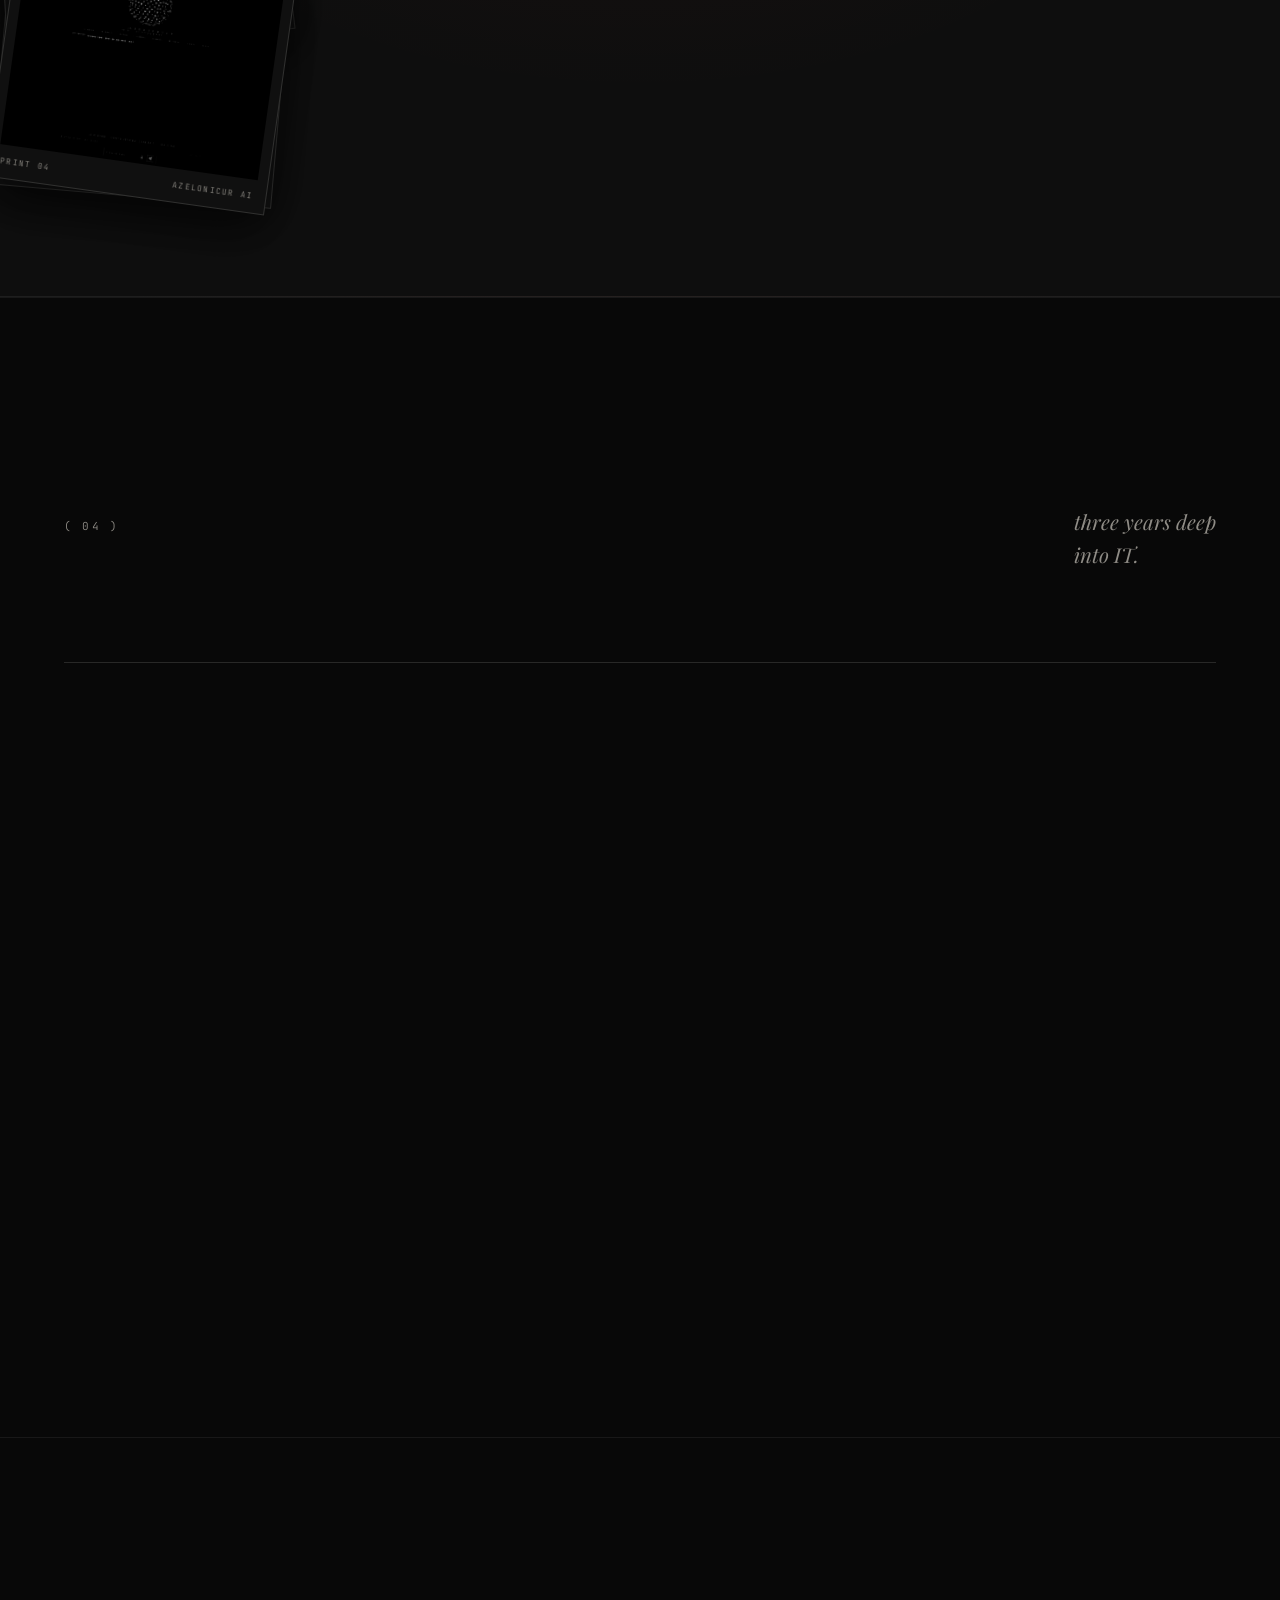
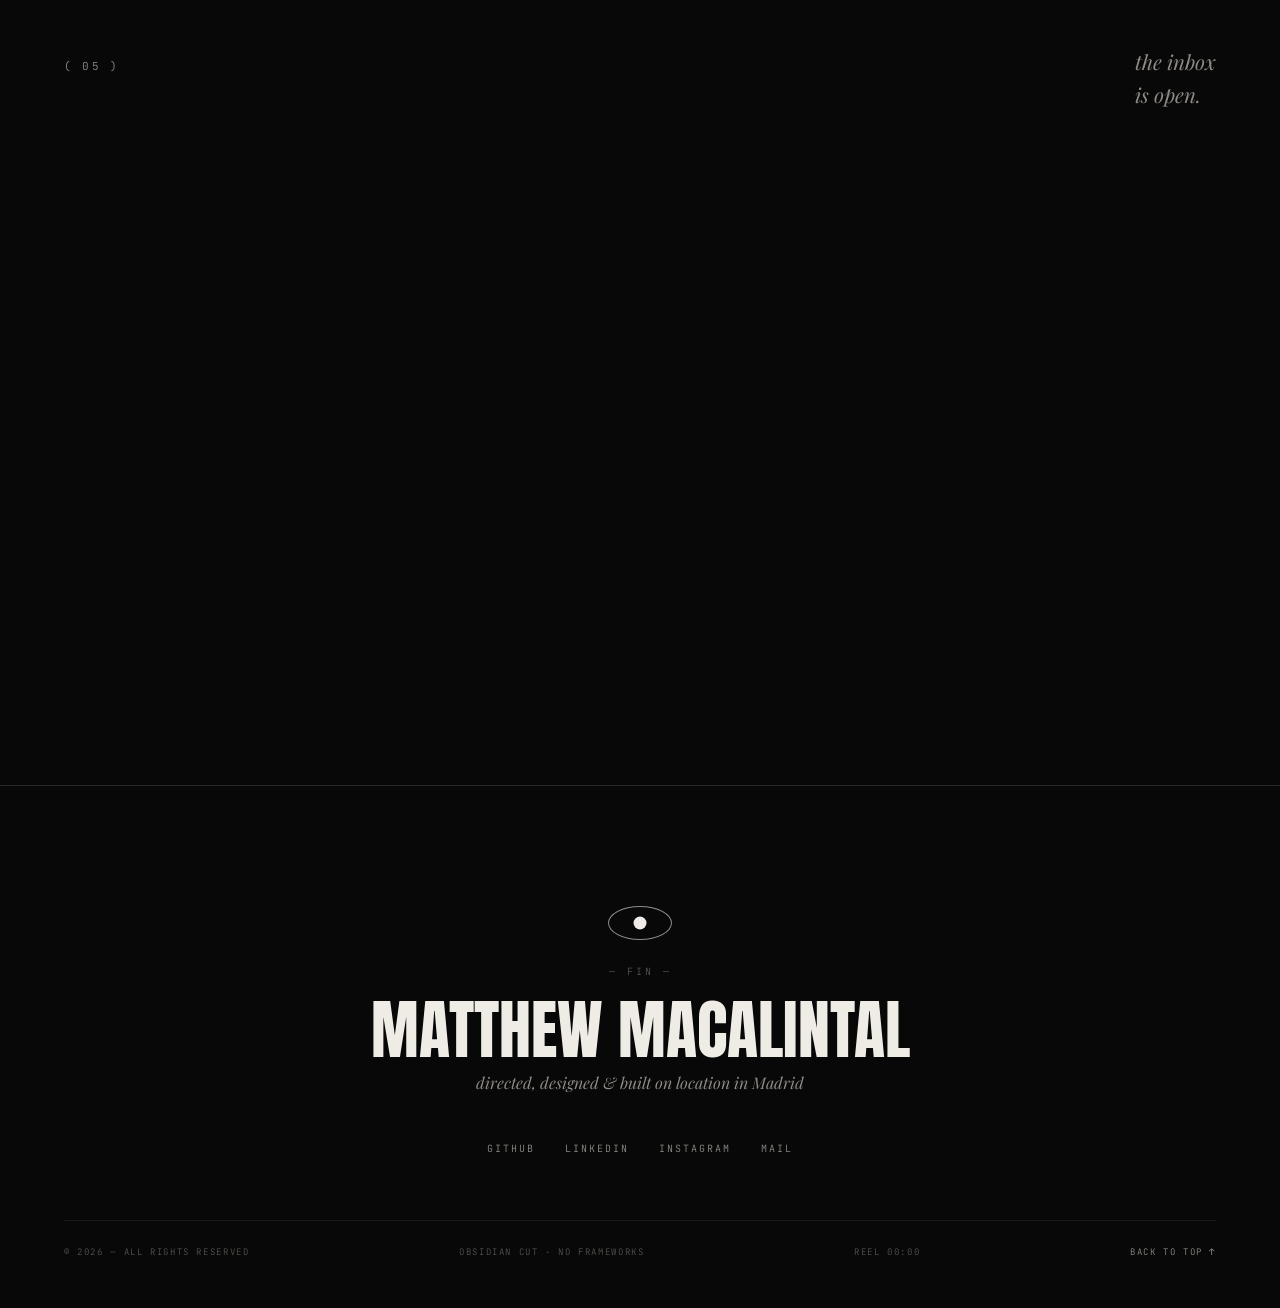
<file: english/education.html>
<!DOCTYPE html>
<html lang="en">
<head>
  <meta charset="UTF-8">
  <meta http-equiv="refresh" content="0; url=Main.html#education">
  <title>Education — Matthew Macalintal</title>
  <meta name="robots" content="noindex">
  <style>
    body { background: #080808; color: #efece6; font-family: monospace; display: grid; place-items: center; min-height: 100vh; margin: 0; letter-spacing: .1em; text-transform: uppercase; font-size: 12px; }
    a { color: inherit; }
  </style>
</head>
<body>
  <p>Reel changed — <a href="Main.html#education">continue to Education →</a></p>
</body>
</html>
</file>
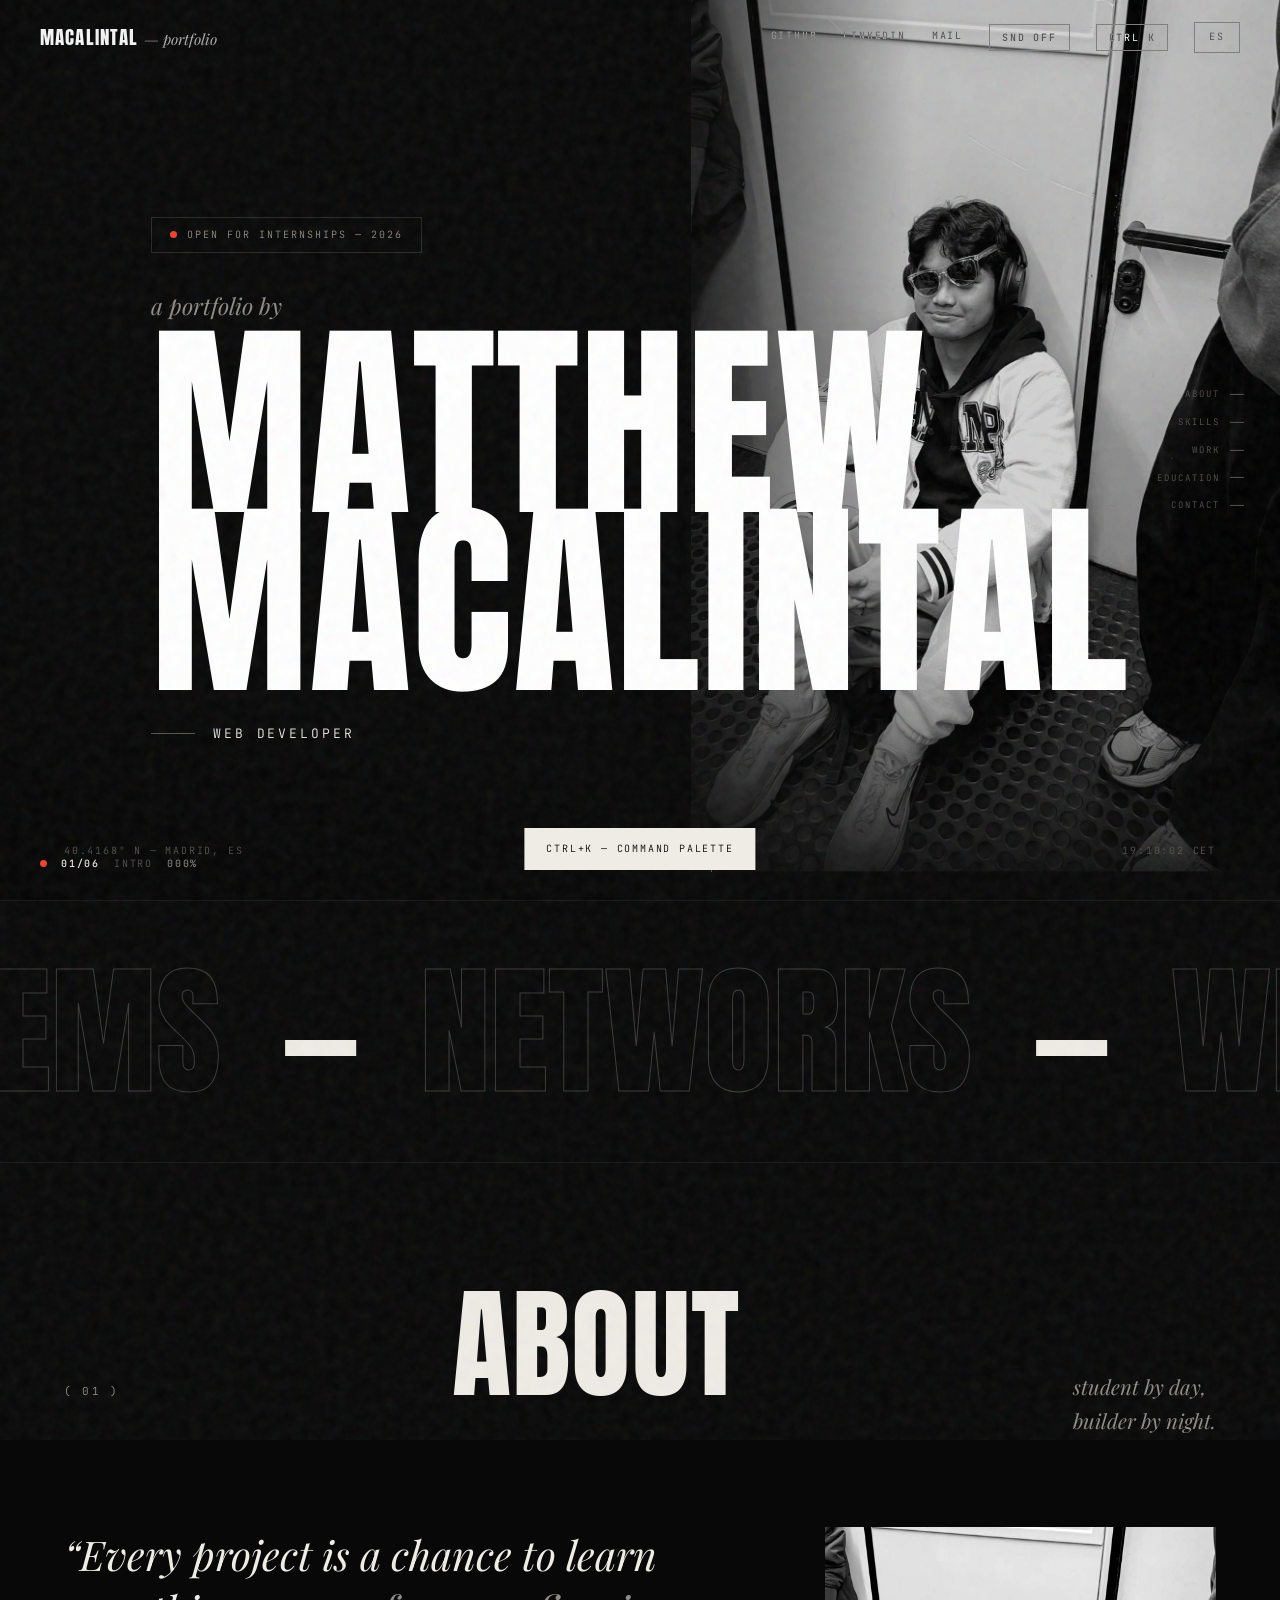
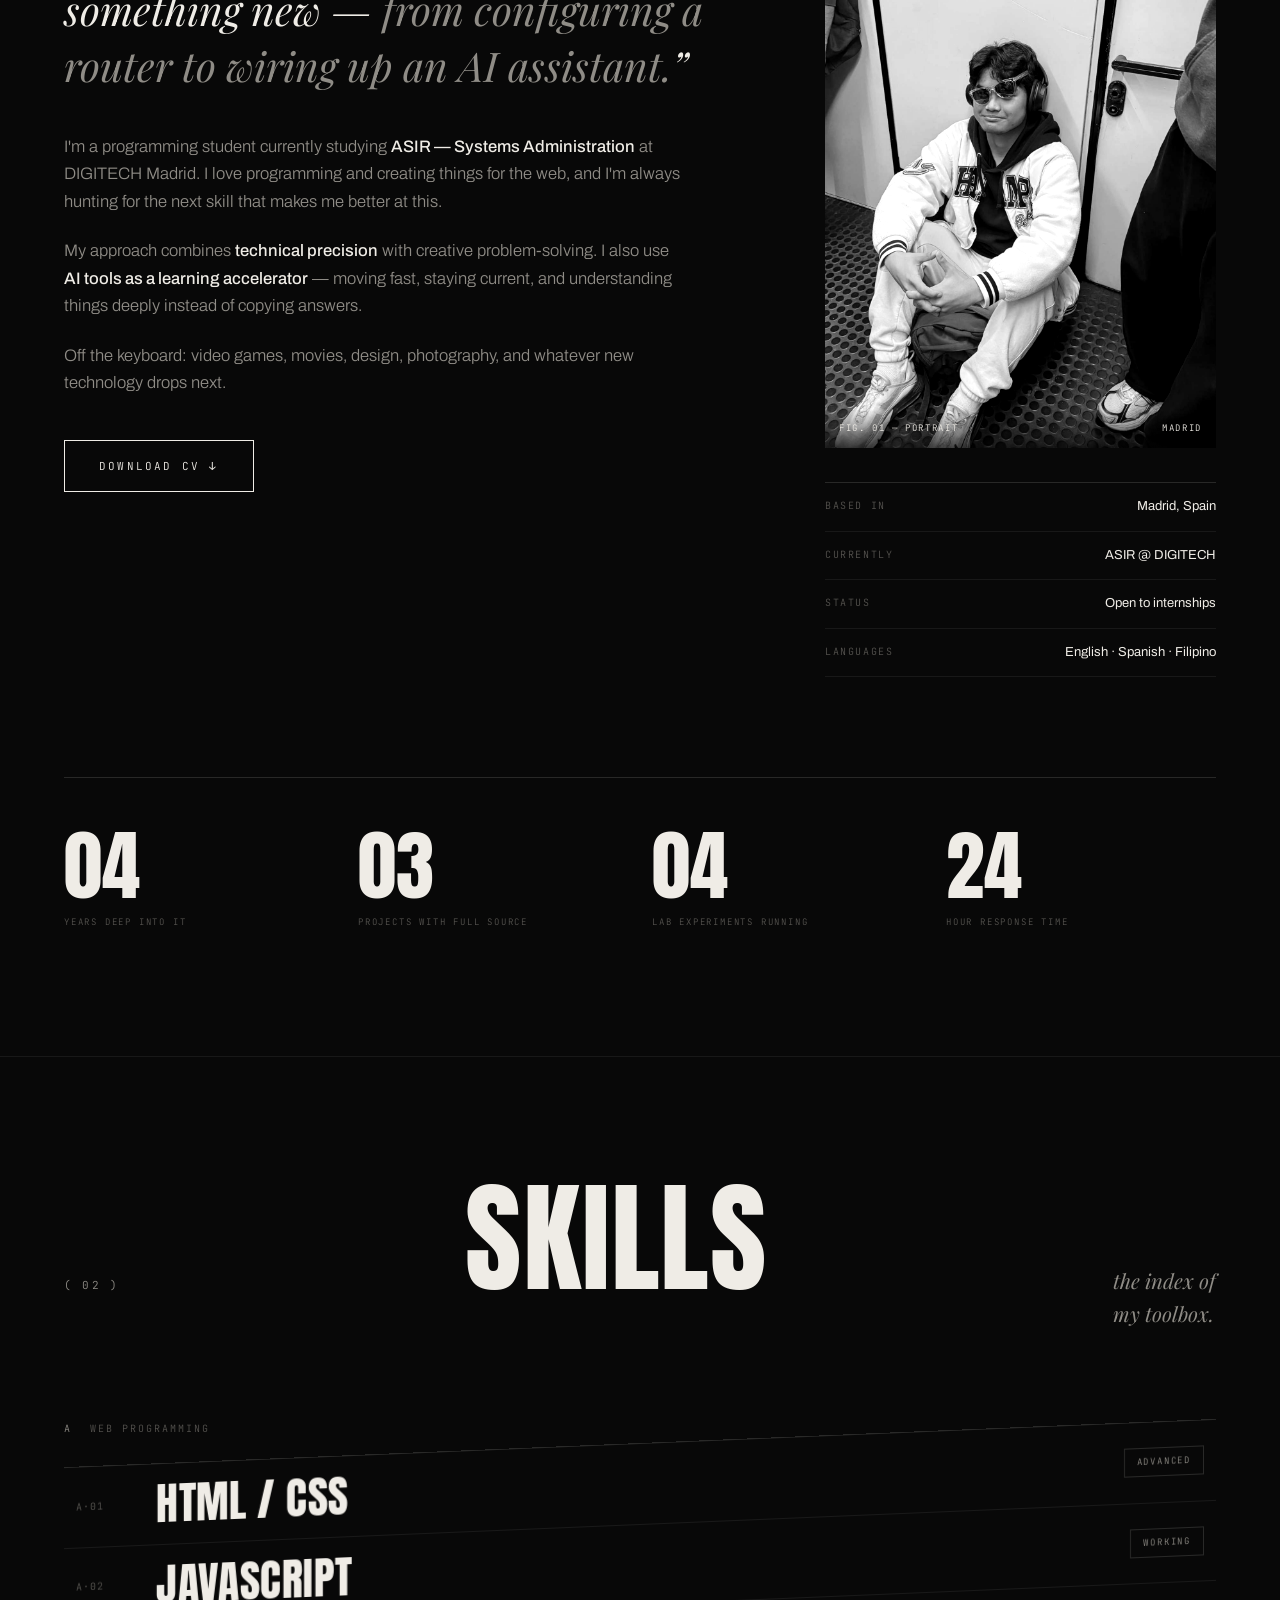
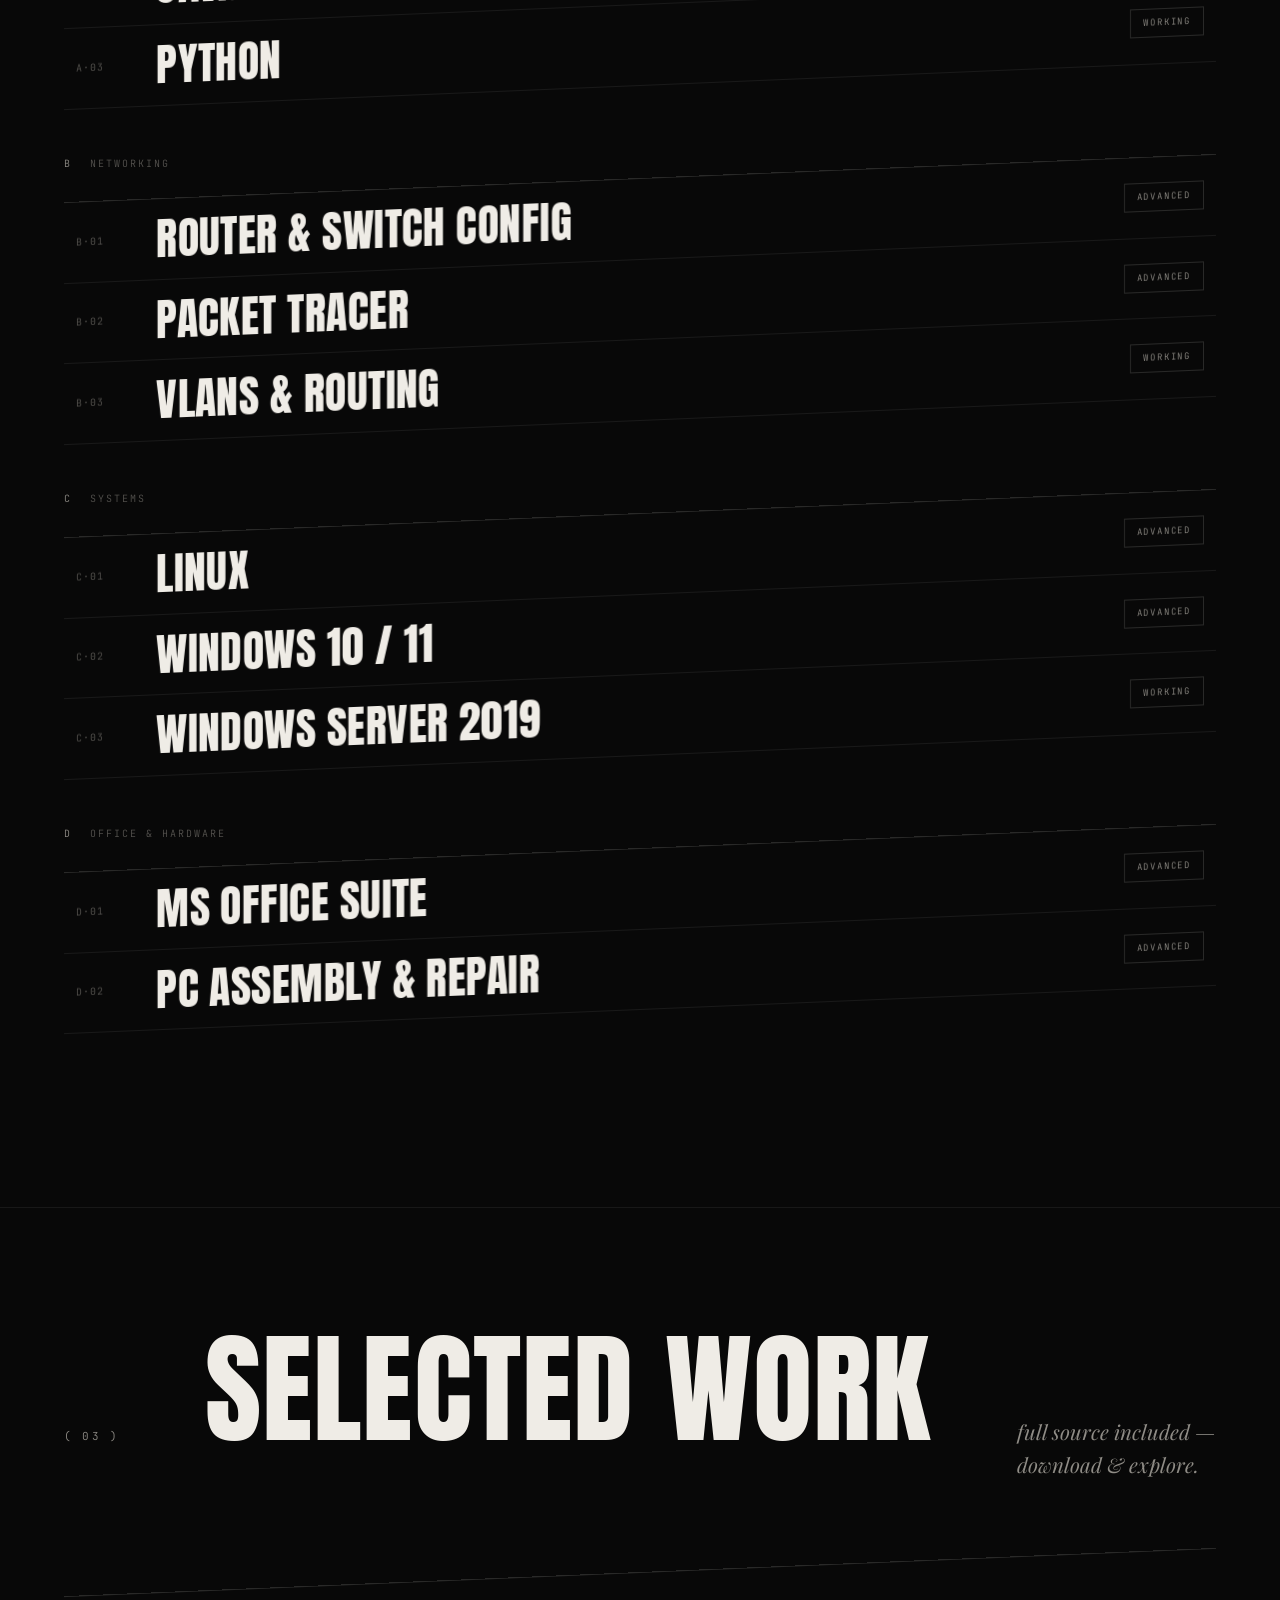
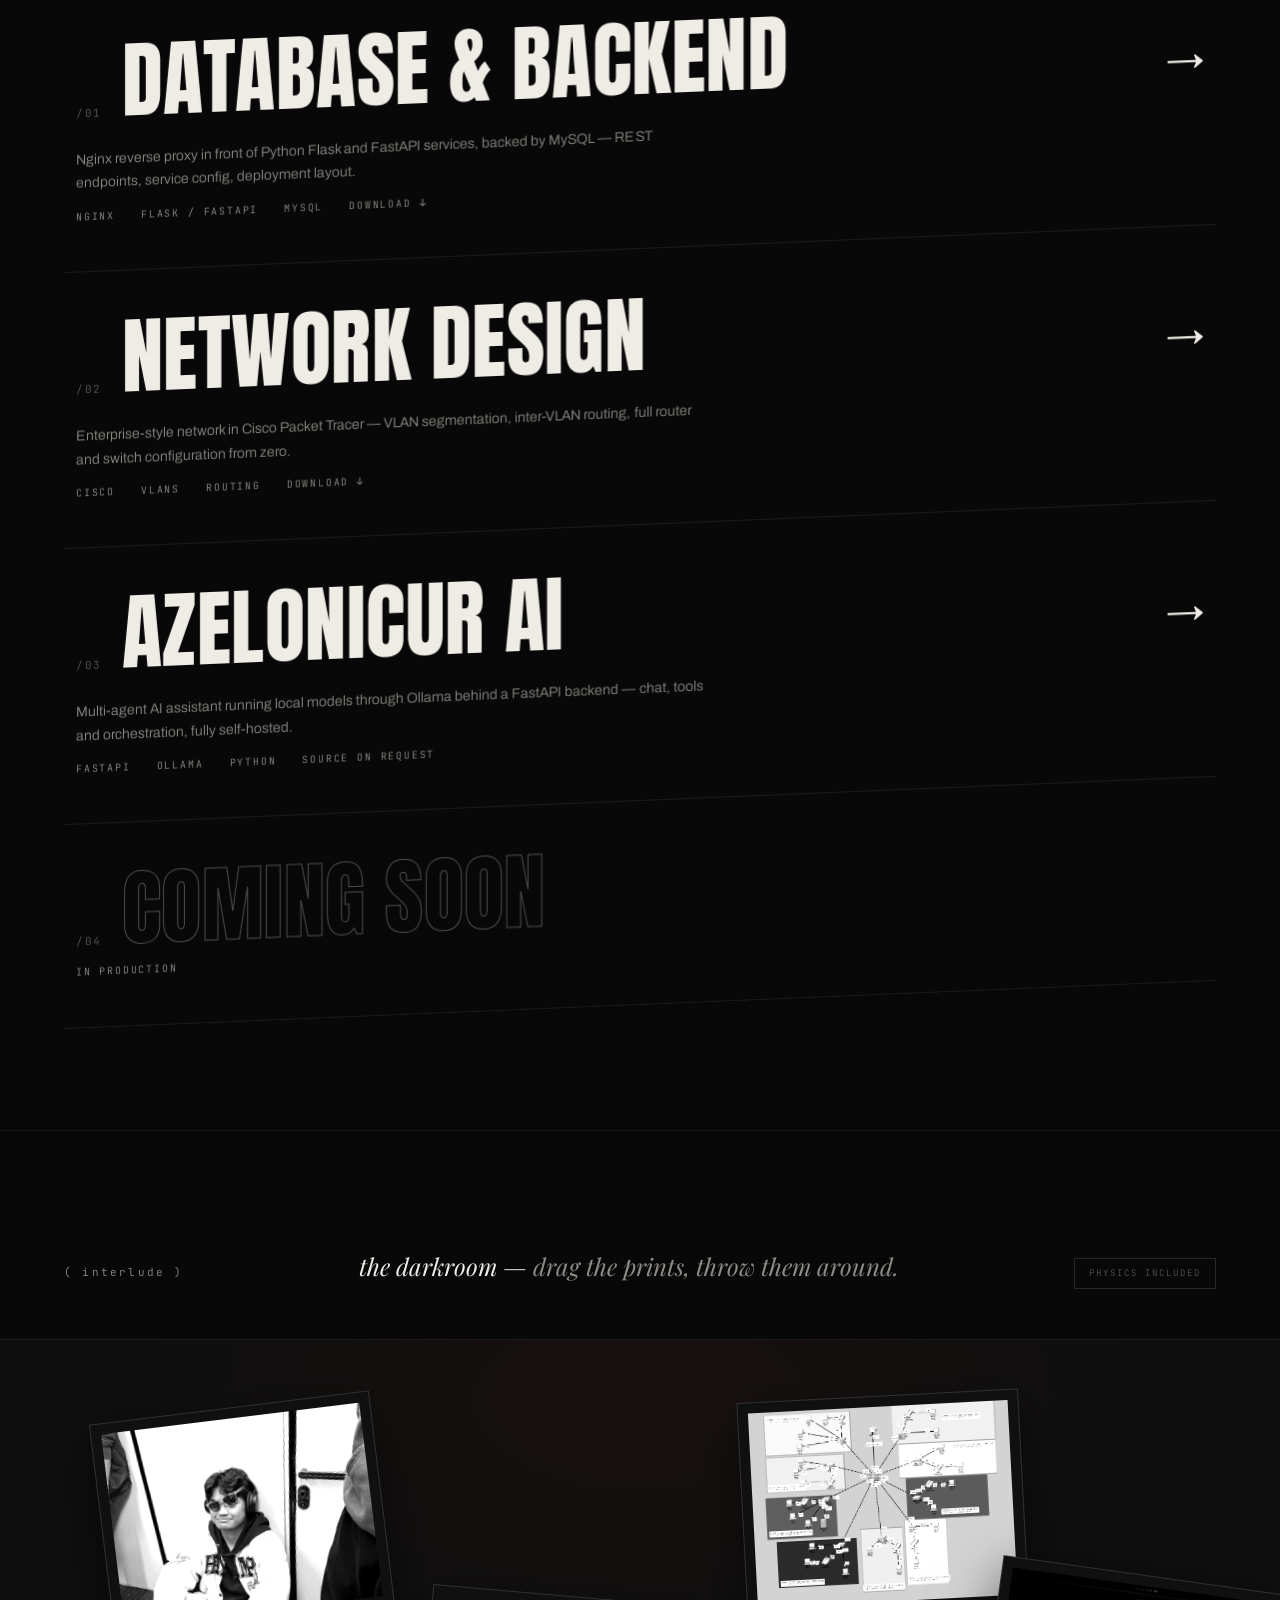
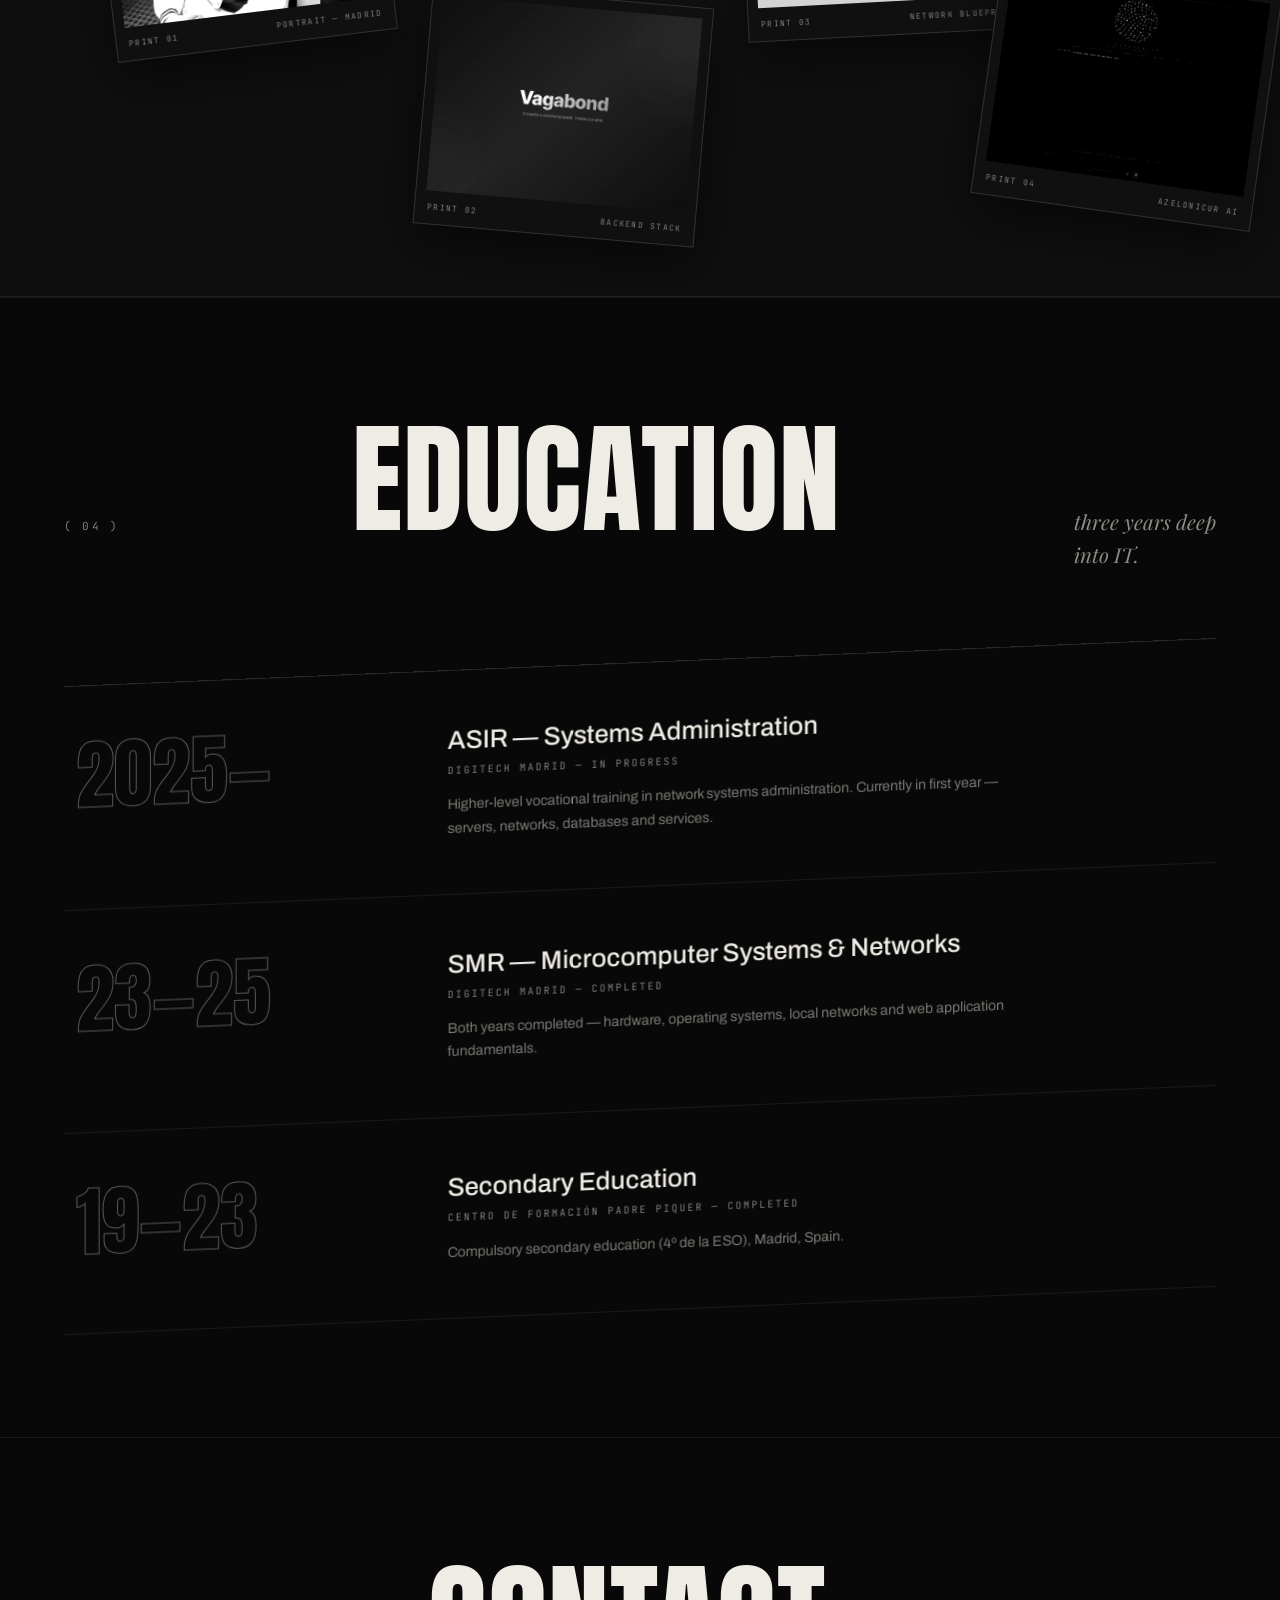
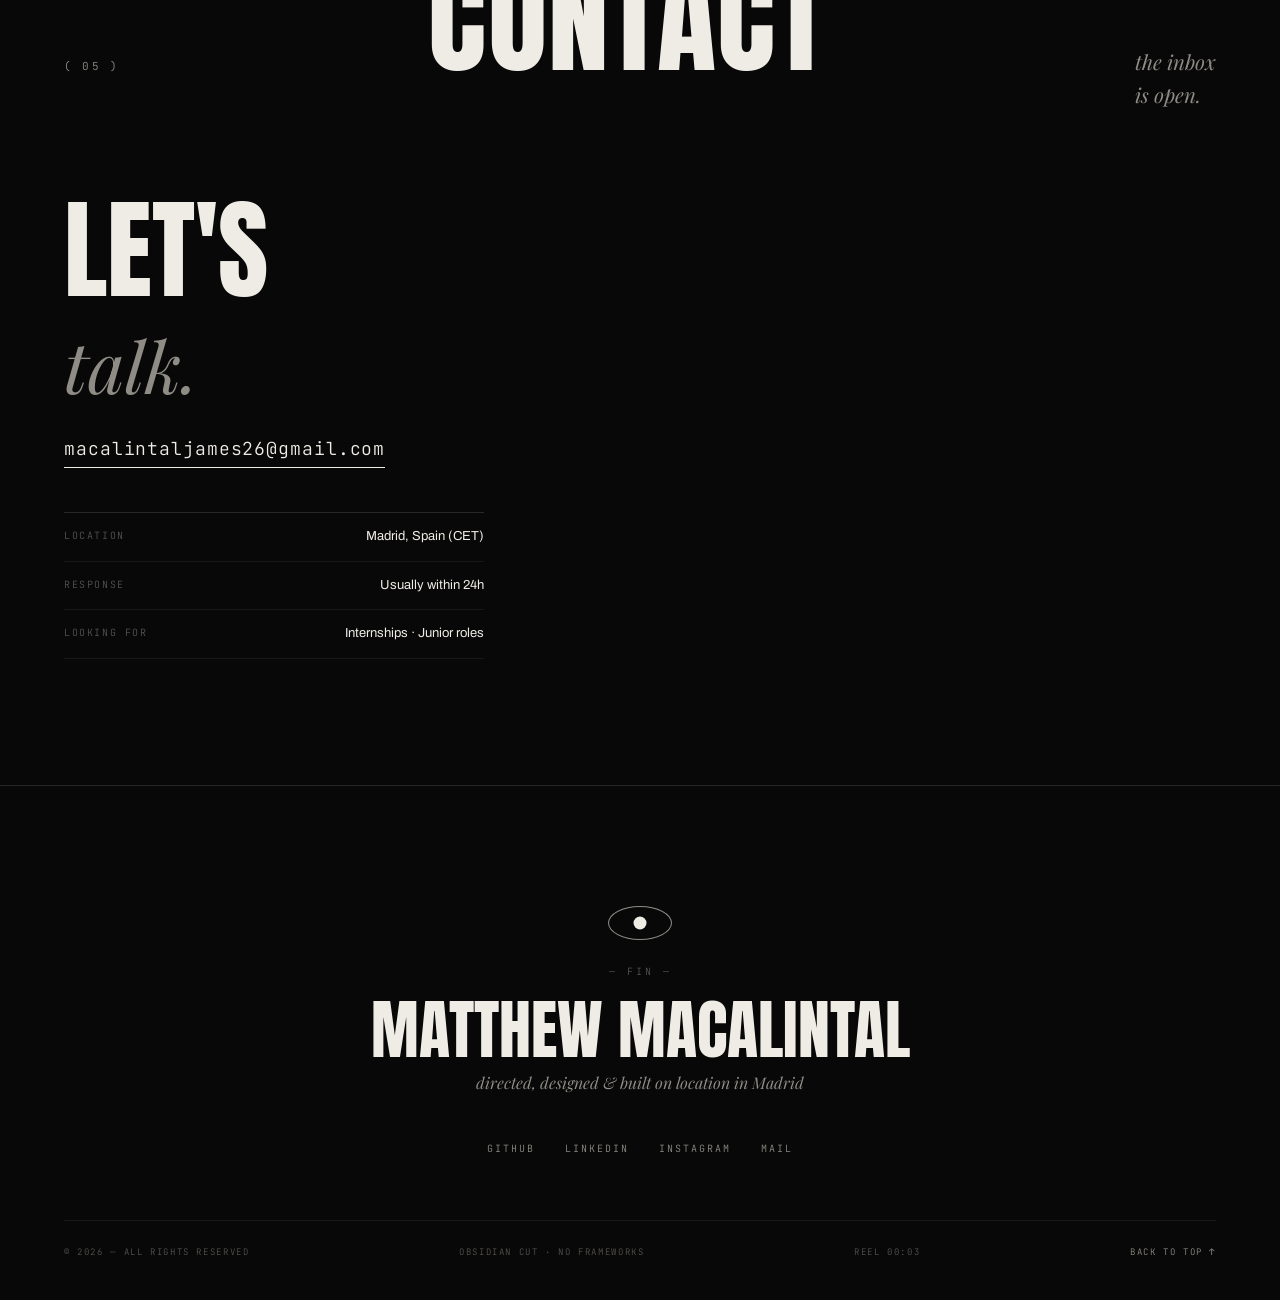
<file: english/Main.html>
<!DOCTYPE html>
<html lang="en">
<head>
  <meta charset="UTF-8">
  <meta name="viewport" content="width=device-width, initial-scale=1.0">
  <title>Matthew Macalintal — Obsidian Portfolio</title>
  <meta name="description" content="Matthew Macalintal — ASIR student in Madrid. Systems, networks, web and AI. A cinematic single-page portfolio.">
  <meta name="theme-color" content="#080808">
  <link rel="icon" href="data:image/svg+xml,%3Csvg xmlns='http://www.w3.org/2000/svg' viewBox='0 0 100 100'%3E%3Crect width='100' height='100' fill='%23080808'/%3E%3Ctext x='50' y='72' font-size='60' font-family='Arial Narrow, Arial' font-weight='bold' text-anchor='middle' fill='%23efece6'%3EM%3C/text%3E%3C/svg%3E">
  <link rel="preconnect" href="https://fonts.googleapis.com">
  <link rel="preconnect" href="https://fonts.gstatic.com" crossorigin>
  <link href="https://fonts.googleapis.com/css2?family=Anton&family=Archivo:wght@300;400;500&family=JetBrains+Mono:wght@400;500&family=Playfair+Display:ital,wght@1,400;1,500&display=swap" rel="stylesheet">
  <link rel="stylesheet" href="../css/style.css">
  <script>document.documentElement.classList.add('js');</script>
</head>
<body>

  <header class="topbar">
    <a class="logo" href="#top">Macalintal <em>— portfolio</em></a>
    <nav class="top-links">
      <a href="https://github.com/Hitori-Kaizen" target="_blank" rel="noopener">GitHub</a>
      <a href="https://www.linkedin.com/in/james-macalintal-099469302/" target="_blank" rel="noopener">LinkedIn</a>
      <a href="mailto:macalintaljames26@gmail.com">Mail</a>
      <a class="lang" href="../spanish/Main-es.html">ES</a>
      <button class="menu-btn" id="menu-btn" aria-label="Menu" aria-expanded="false">
        <span></span><span></span>
      </button>
    </nav>
  </header>

  <div class="menu-overlay" id="menu-overlay">
    <a class="m-link" style="--i:0" href="#about"><i>01</i>About</a>
    <a class="m-link" style="--i:1" href="#skills"><i>02</i>Skills</a>
    <a class="m-link" style="--i:2" href="#work"><i>03</i>Work</a>
    <a class="m-link" style="--i:3" href="#education"><i>04</i>Education</a>
    <a class="m-link" style="--i:4" href="#contact"><i>05</i>Contact</a>
    <div class="m-foot">
      <span>Madrid, Spain</span>
      <a href="../spanish/Main-es.html">Español →</a>
    </div>
  </div>

  <nav class="rail" aria-label="Sections">
    <a href="#about">About</a>
    <a href="#skills">Skills</a>
    <a href="#work">Work</a>
    <a href="#education">Education</a>
    <a href="#contact">Contact</a>
  </nav>

  <div class="readout" aria-hidden="true">
    <span class="rec"></span>
    <b id="ro-idx">01/06</b>
    <span id="ro-label">Intro</span>
  </div>

  <main id="top">

    <!-- ================= HERO ================= -->
    <section class="hero" id="intro" data-label="Intro">
      <img class="hero-img" src="../images/me_bro.jpg" alt="Matthew Macalintal" data-parallax="0.06">
      <div class="hero-img-fade" aria-hidden="true"></div>
      <div class="wrap hero-inner">
        <div class="hero-badge" data-reveal>
          <span class="rec"></span> Open for internships — 2026
        </div>
        <p class="hero-over" data-reveal>a portfolio by</p>
        <h1>
          <span class="l" data-split>Matthew</span>
          <span class="l" data-split>Macalintal</span>
        </h1>
        <div class="hero-roles" data-reveal data-reveal-delay="300">
          <span class="dash"></span>
          <span class="rotator" data-rotate='["Systems &amp; networks student","Web developer","AI enthusiast","Linux user"]'></span>
        </div>
      </div>
      <div class="hero-foot">
        <span class="hero-loc">40.4168° N — Madrid, ES</span>
        <span class="scroll-cue">Scroll<span class="line"></span></span>
        <span id="local-time">—</span>
      </div>
    </section>

    <div class="marquee" aria-hidden="true">
      <div class="marquee-track">
        <span>Systems</span><span class="fill">—</span><span>Networks</span><span class="fill">—</span>
        <span>Web</span><span class="fill">—</span><span>AI</span><span class="fill">—</span>
        <span>Systems</span><span class="fill">—</span><span>Networks</span><span class="fill">—</span>
        <span>Web</span><span class="fill">—</span><span>AI</span><span class="fill">—</span>
      </div>
    </div>

    <!-- ================= ABOUT ================= -->
    <section class="sec" id="about" data-label="About">
      <div class="wrap">
        <div class="sec-head">
          <span class="sec-idx">( 01 )</span>
          <h2 class="sec-title" data-split>About</h2>
          <p class="sec-note">student by day,<br>builder by night.</p>
        </div>
        <div class="about-grid">
          <div>
            <p class="pull-quote" data-reveal>
              “Every project is a chance to learn something new — <em>from configuring a router
              to wiring up an AI assistant.</em>”
            </p>
            <div class="about-copy">
              <p data-reveal>
                I'm a programming student currently studying <strong>ASIR — Systems
                Administration</strong> at DIGITECH Madrid. I love programming and creating
                things for the web, and I'm always hunting for the next skill that makes
                me better at this.
              </p>
              <p data-reveal>
                My approach combines <strong>technical precision</strong> with creative
                problem-solving. I also use <strong>AI tools as a learning accelerator</strong> —
                moving fast, staying current, and understanding things deeply instead of
                copying answers.
              </p>
              <p data-reveal>
                Off the keyboard: video games, movies, design, photography, and whatever
                new technology drops next.
              </p>
            </div>
            <div style="margin-top: 44px;" data-reveal>
              <a href="../files/CV.pdf" class="btn" download data-cursor="pdf ↓">Download CV ↓</a>
            </div>
          </div>
          <div class="about-side" data-reveal>
            <div class="about-portrait">
              <img src="../images/me_bro.jpg" alt="Portrait of Matthew Macalintal">
              <span class="cap"><span>Fig. 01 — Portrait</span><span>Madrid</span></span>
            </div>
            <div class="index-table">
              <div class="index-row"><span class="k">Based in</span><span class="v">Madrid, Spain</span></div>
              <div class="index-row"><span class="k">Currently</span><span class="v">ASIR @ DIGITECH</span></div>
              <div class="index-row"><span class="k">Status</span><span class="v">Open to internships</span></div>
              <div class="index-row"><span class="k">Languages</span><span class="v">English · Spanish · Filipino</span></div>
            </div>
          </div>
        </div>

        <div class="stats-strip" data-reveal>
          <div class="stat"><b data-count="4" data-pad="2">00</b><span>years deep into IT</span></div>
          <div class="stat"><b data-count="3" data-pad="2">00</b><span>projects with full source</span></div>
          <div class="stat"><b data-count="4" data-pad="2">00</b><span>lab experiments running</span></div>
          <div class="stat"><b data-count="24" data-pad="2">00</b><span>hour response time</span></div>
        </div>
      </div>
    </section>

    <!-- ================= SKILLS ================= -->
    <section class="sec" id="skills" data-label="Skills">
      <div class="wrap">
        <div class="sec-head">
          <span class="sec-idx">( 02 )</span>
          <h2 class="sec-title" data-split>Skills</h2>
          <p class="sec-note">the index of<br>my toolbox.</p>
        </div>

        <div class="skill-block" data-reveal>
          <div class="skill-block-label"><i>A</i> Web programming</div>
          <div class="skill-list">
            <div class="skill-item"><span class="no">A·01</span><span class="nm">HTML / CSS</span><span class="lv">Advanced</span></div>
            <div class="skill-item"><span class="no">A·02</span><span class="nm">JavaScript</span><span class="lv">Working</span></div>
            <div class="skill-item"><span class="no">A·03</span><span class="nm">Python</span><span class="lv">Working</span></div>
          </div>
        </div>

        <div class="skill-block" data-reveal>
          <div class="skill-block-label"><i>B</i> Networking</div>
          <div class="skill-list">
            <div class="skill-item"><span class="no">B·01</span><span class="nm">Router &amp; Switch Config</span><span class="lv">Advanced</span></div>
            <div class="skill-item"><span class="no">B·02</span><span class="nm">Packet Tracer</span><span class="lv">Advanced</span></div>
            <div class="skill-item"><span class="no">B·03</span><span class="nm">VLANs &amp; Routing</span><span class="lv">Working</span></div>
          </div>
        </div>

        <div class="skill-block" data-reveal>
          <div class="skill-block-label"><i>C</i> Systems</div>
          <div class="skill-list">
            <div class="skill-item"><span class="no">C·01</span><span class="nm">Linux</span><span class="lv">Advanced</span></div>
            <div class="skill-item"><span class="no">C·02</span><span class="nm">Windows 10 / 11</span><span class="lv">Advanced</span></div>
            <div class="skill-item"><span class="no">C·03</span><span class="nm">Windows Server 2019</span><span class="lv">Working</span></div>
          </div>
        </div>

        <div class="skill-block" data-reveal>
          <div class="skill-block-label"><i>D</i> Office &amp; hardware</div>
          <div class="skill-list">
            <div class="skill-item"><span class="no">D·01</span><span class="nm">MS Office Suite</span><span class="lv">Advanced</span></div>
            <div class="skill-item"><span class="no">D·02</span><span class="nm">PC Assembly &amp; Repair</span><span class="lv">Advanced</span></div>
          </div>
        </div>
      </div>
    </section>

    <!-- ================= WORK ================= -->
    <section class="sec" id="work" data-label="Work">
      <div class="wrap">
        <div class="sec-head">
          <span class="sec-idx">( 03 )</span>
          <h2 class="sec-title" data-split>Selected work</h2>
          <p class="sec-note">full source included —<br>download &amp; explore.</p>
        </div>

        <div class="work-list">
          <a class="work-row" href="../files/pro01-Nginx-Python-Flask-FastAPI-MySQL.zip" download data-preview="../images/portfolio-1.png" data-cursor="grab the zip ↓" data-reveal>
            <div class="work-row-top">
              <span class="no">/01</span>
              <h3>Database &amp; Backend</h3>
              <span class="arrow">→</span>
            </div>
            <p class="desc">Nginx reverse proxy in front of Python Flask and FastAPI services, backed by MySQL — REST endpoints, service config, deployment layout.</p>
            <div class="work-row-meta">
              <span>Nginx</span><span>Flask / FastAPI</span><span>MySQL</span><span>Download ↓</span>
            </div>
          </a>

          <a class="work-row" href="../files/trabajo_final_mm.zip" download data-preview="../images/portfolio-2.png" data-cursor="grab the zip ↓" data-reveal>
            <div class="work-row-top">
              <span class="no">/02</span>
              <h3>Network Design</h3>
              <span class="arrow">→</span>
            </div>
            <p class="desc">Enterprise-style network in Cisco Packet Tracer — VLAN segmentation, inter-VLAN routing, full router and switch configuration from zero.</p>
            <div class="work-row-meta">
              <span>Cisco</span><span>VLANs</span><span>Routing</span><span>Download ↓</span>
            </div>
          </a>

          <div class="work-row" data-preview="../images/portfolio-3.png" data-reveal>
            <div class="work-row-top">
              <span class="no">/03</span>
              <h3>Azelonicur AI</h3>
              <span class="arrow">→</span>
            </div>
            <p class="desc">Multi-agent AI assistant running local models through Ollama behind a FastAPI backend — chat, tools and orchestration, fully self-hosted.</p>
            <div class="work-row-meta">
              <span>FastAPI</span><span>Ollama</span><span>Python</span><span>Source on request</span>
            </div>
          </div>

          <div class="work-row soon" data-reveal>
            <div class="work-row-top">
              <span class="no">/04</span>
              <h3>Coming soon</h3>
              <span class="arrow"></span>
            </div>
            <div class="work-row-meta"><span>In production</span></div>
          </div>
        </div>
      </div>
    </section>

    <!-- ================= DARKROOM (interlude) ================= -->
    <section class="darkroom" aria-label="The darkroom">
      <div class="wrap dk-head">
        <span class="sec-idx">( interlude )</span>
        <p class="dk-note">the darkroom — <em>drag the prints, throw them around.</em></p>
        <span class="dk-hint">physics included</span>
      </div>
      <div class="deck-stage" id="deck-stage">
        <figure class="print" data-rot="-7">
          <img src="../images/me_bro.jpg" alt="Portrait print" draggable="false">
          <figcaption><span>print 01</span><span>portrait — madrid</span></figcaption>
        </figure>
        <figure class="print" data-rot="5">
          <img src="../images/portfolio-1.png" alt="Backend project print" draggable="false">
          <figcaption><span>print 02</span><span>backend stack</span></figcaption>
        </figure>
        <figure class="print" data-rot="-3">
          <img src="../images/portfolio-2.png" alt="Network project print" draggable="false">
          <figcaption><span>print 03</span><span>network blueprint</span></figcaption>
        </figure>
        <figure class="print" data-rot="8">
          <img src="../images/portfolio-3.png" alt="Azelonicur AI print" draggable="false">
          <figcaption><span>print 04</span><span>azelonicur ai</span></figcaption>
        </figure>
      </div>
    </section>

    <!-- ================= EDUCATION ================= -->
    <section class="sec" id="education" data-label="Education">
      <div class="wrap">
        <div class="sec-head">
          <span class="sec-idx">( 04 )</span>
          <h2 class="sec-title" data-split>Education</h2>
          <p class="sec-note">three years deep<br>into IT.</p>
        </div>

        <div class="edu-list">
          <div class="edu-row" data-reveal>
            <div class="yr">2025—</div>
            <div>
              <h3>ASIR — Systems Administration</h3>
              <div class="where">Digitech Madrid — in progress</div>
              <p>Higher-level vocational training in network systems administration. Currently in first year — servers, networks, databases and services.</p>
            </div>
          </div>
          <div class="edu-row" data-reveal>
            <div class="yr">23—25</div>
            <div>
              <h3>SMR — Microcomputer Systems &amp; Networks</h3>
              <div class="where">Digitech Madrid — completed</div>
              <p>Both years completed — hardware, operating systems, local networks and web application fundamentals.</p>
            </div>
          </div>
          <div class="edu-row" data-reveal>
            <div class="yr">19—23</div>
            <div>
              <h3>Secondary Education</h3>
              <div class="where">Centro de Formación Padre Piquer — completed</div>
              <p>Compulsory secondary education (4º de la ESO), Madrid, Spain.</p>
            </div>
          </div>
        </div>
      </div>
    </section>

    <!-- ================= CONTACT ================= -->
    <section class="sec" id="contact" data-label="Contact">
      <div class="wrap">
        <div class="sec-head">
          <span class="sec-idx">( 05 )</span>
          <h2 class="sec-title" data-split>Contact</h2>
          <p class="sec-note">the inbox<br>is open.</p>
        </div>

        <div class="contact-grid">
          <div class="contact-left" data-reveal>
            <div class="contact-big">Let's<br><em>talk.</em></div>
            <a class="contact-mail" href="mailto:macalintaljames26@gmail.com" data-cursor="write me ✉">macalintaljames26@gmail.com</a>
            <div class="contact-facts index-table">
              <div class="index-row"><span class="k">Location</span><span class="v">Madrid, Spain (CET)</span></div>
              <div class="index-row"><span class="k">Response</span><span class="v">Usually within 24h</span></div>
              <div class="index-row"><span class="k">Looking for</span><span class="v">Internships · Junior roles</span></div>
            </div>
          </div>
        </div>
      </div>
    </section>

    <!-- ================= CREDITS ================= -->
    <footer class="credits">
      <div class="wrap">
        <div class="eye-wrap" aria-hidden="true"><div class="eye"><div class="pupil"></div></div></div>
        <p class="c-label">— fin —</p>
        <p class="c-name">Matthew Macalintal</p>
        <p class="c-role">directed, designed &amp; built on location in Madrid</p>
        <div class="c-socials">
          <a href="https://github.com/Hitori-Kaizen" target="_blank" rel="noopener">GitHub</a>
          <a href="https://www.linkedin.com/in/james-macalintal-099469302/" target="_blank" rel="noopener">LinkedIn</a>
          <a href="https://www.instagram.com/mt_jsm/" target="_blank" rel="noopener">Instagram</a>
          <a href="mailto:macalintaljames26@gmail.com">Mail</a>
        </div>
        <div class="c-meta">
          <span>© 2026 — all rights reserved</span>
          <span>Obsidian cut · no frameworks</span>
          <a class="to-top-link" href="#top">Back to top ↑</a>
        </div>
      </div>
    </footer>

  </main>

  <script src="../js/main.js"></script>
  <script src="../js/fx.js"></script>
</body>
</html>
</file>
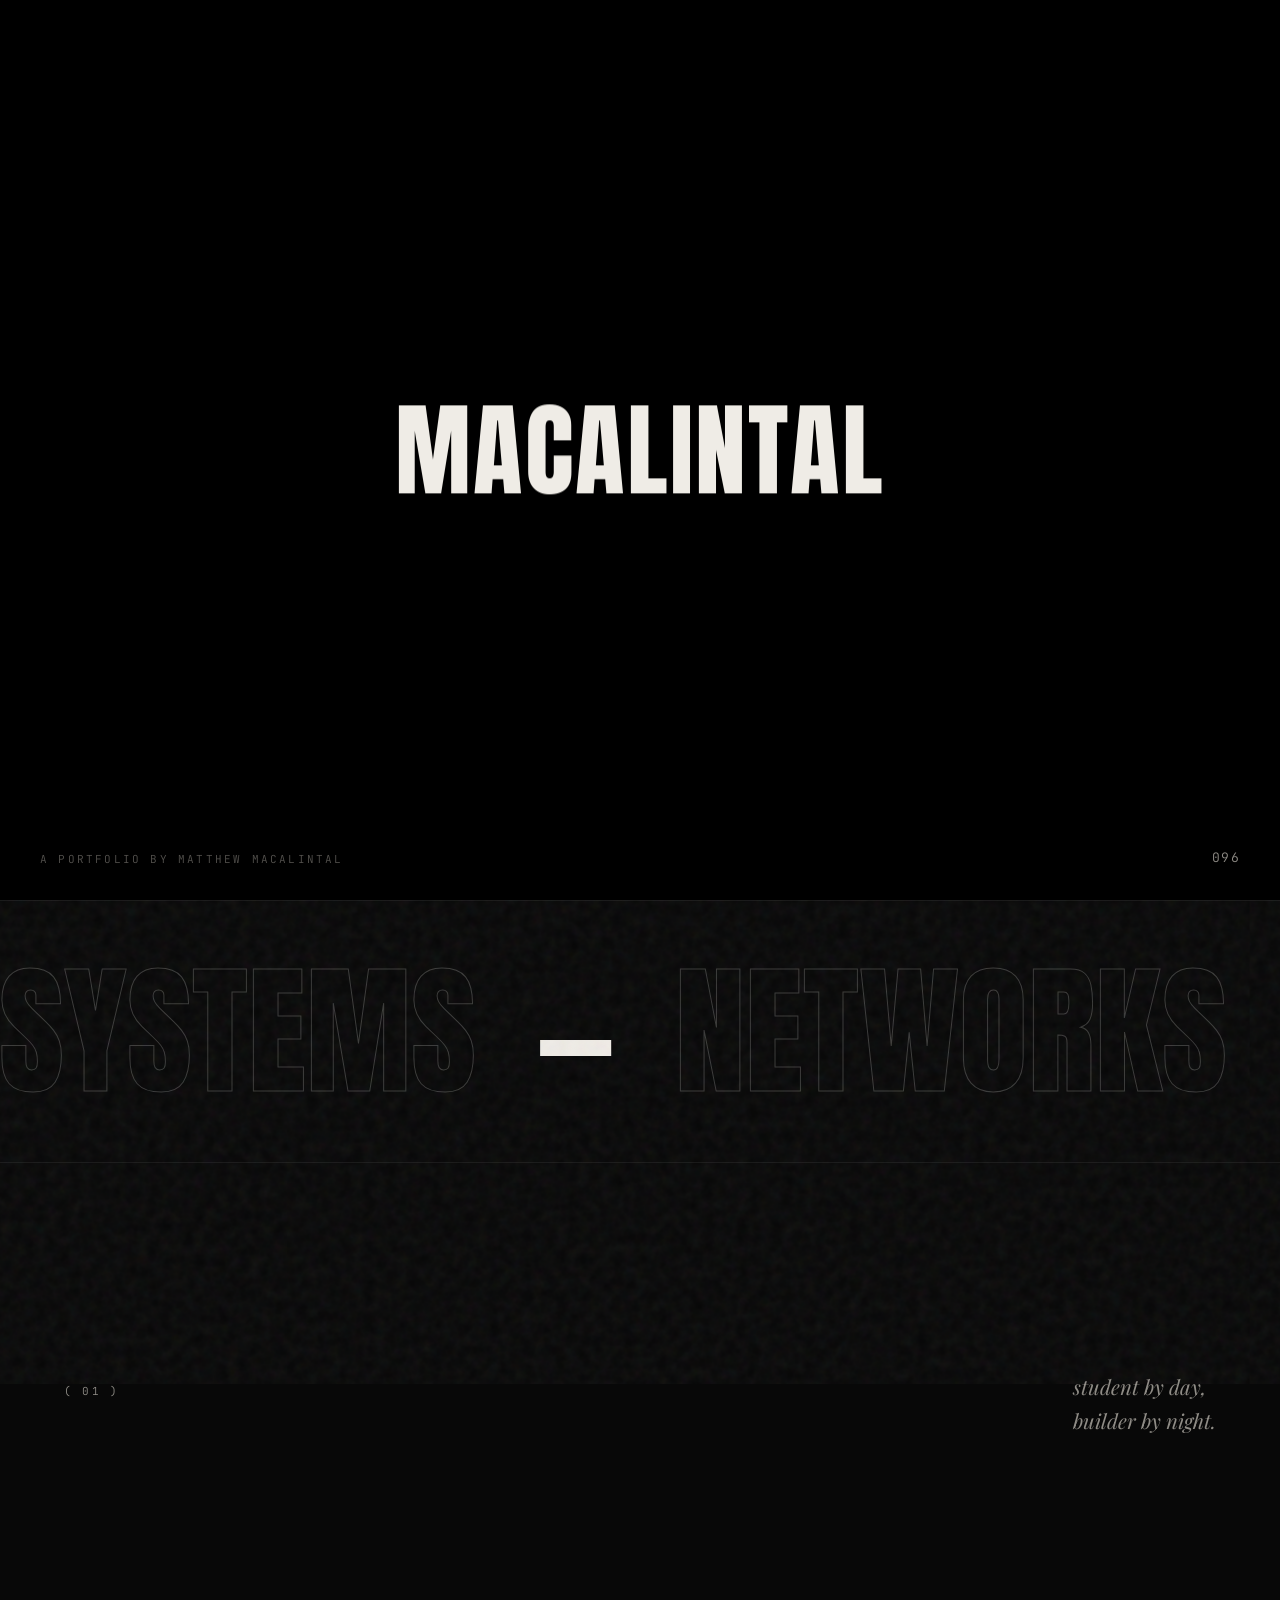
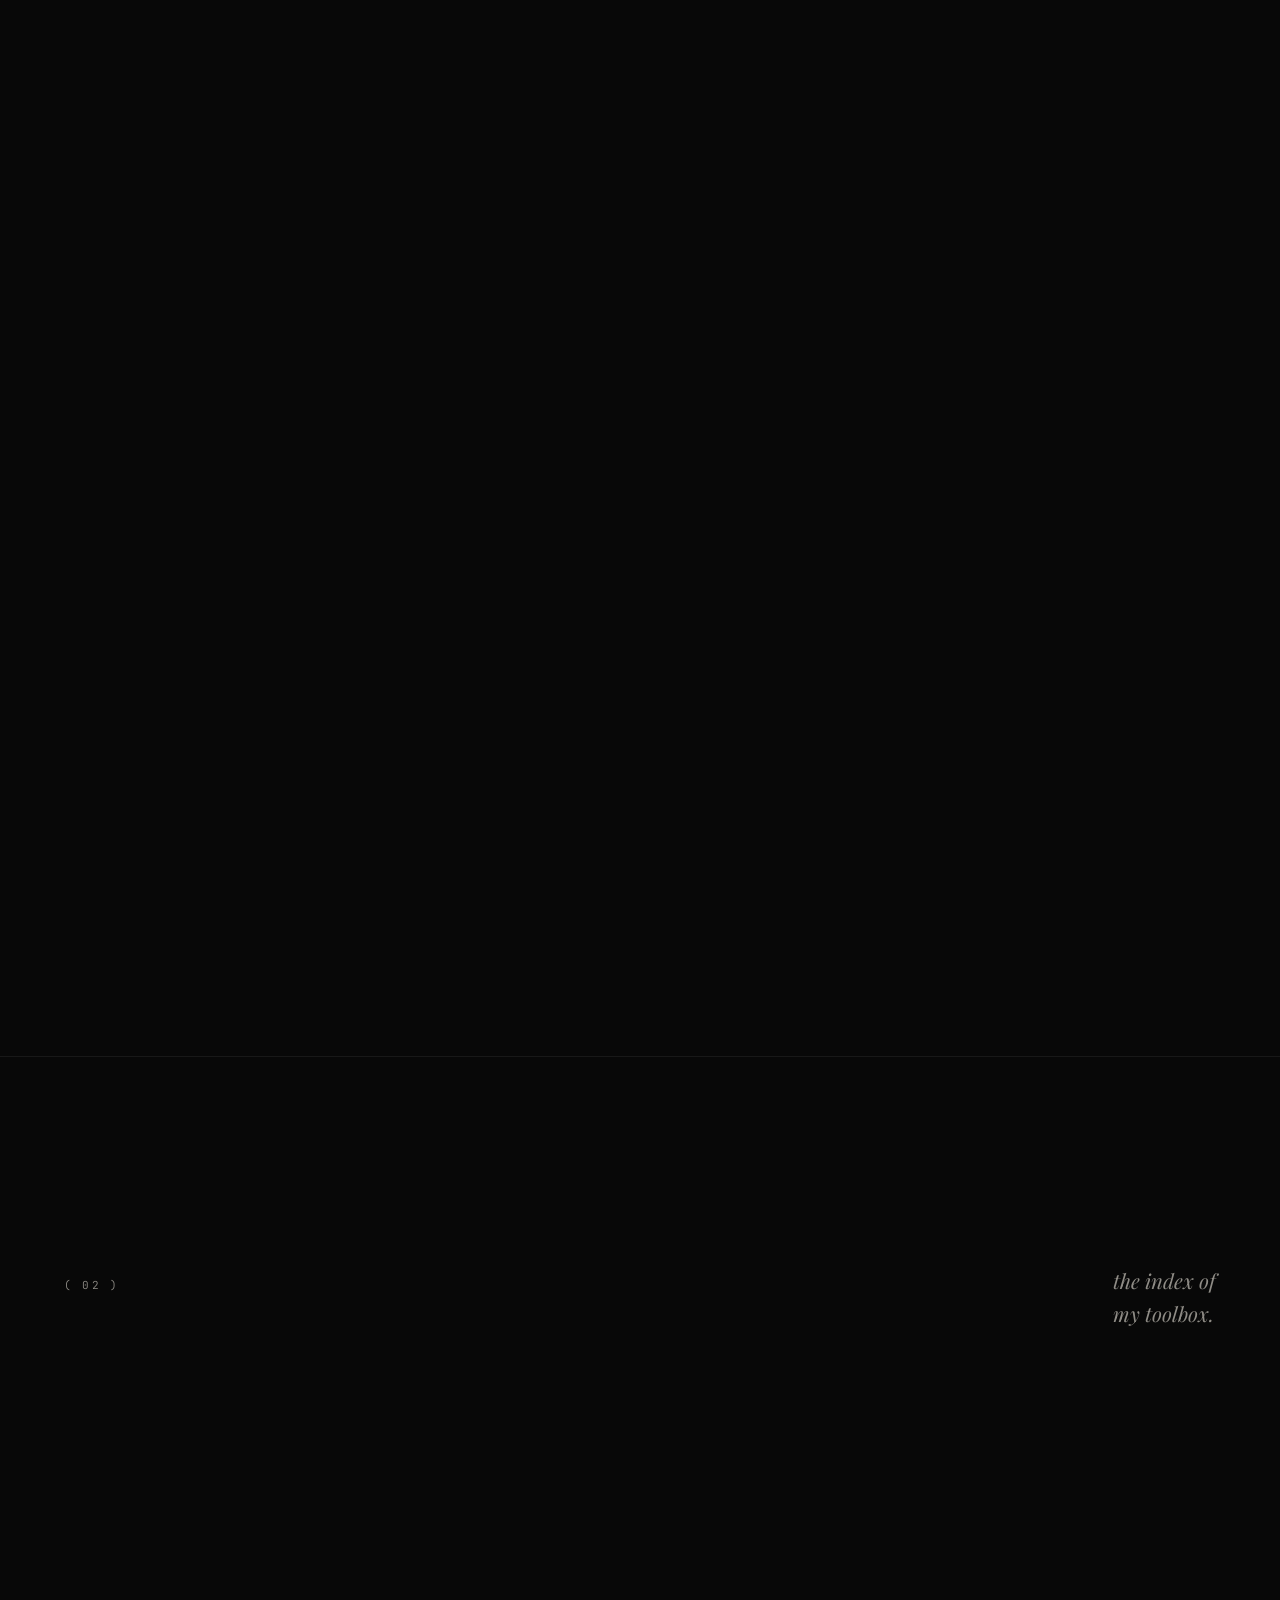
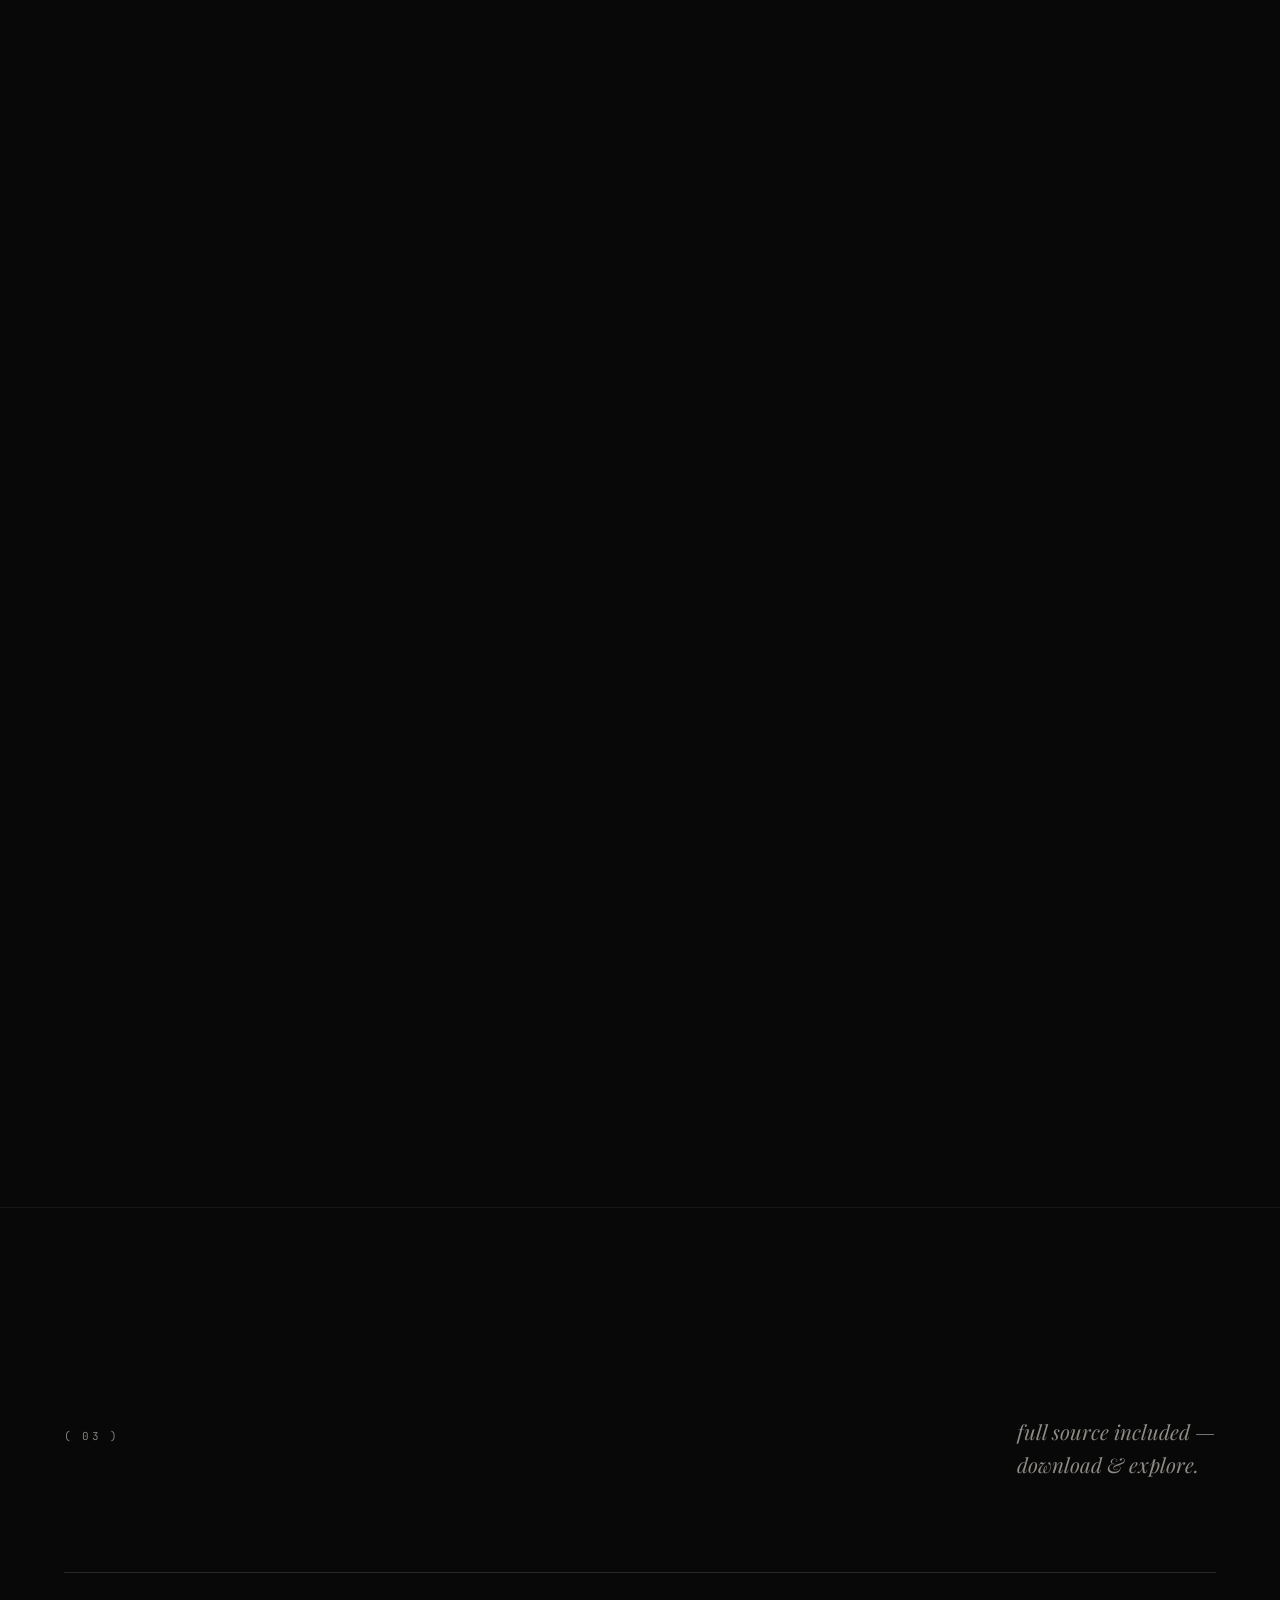
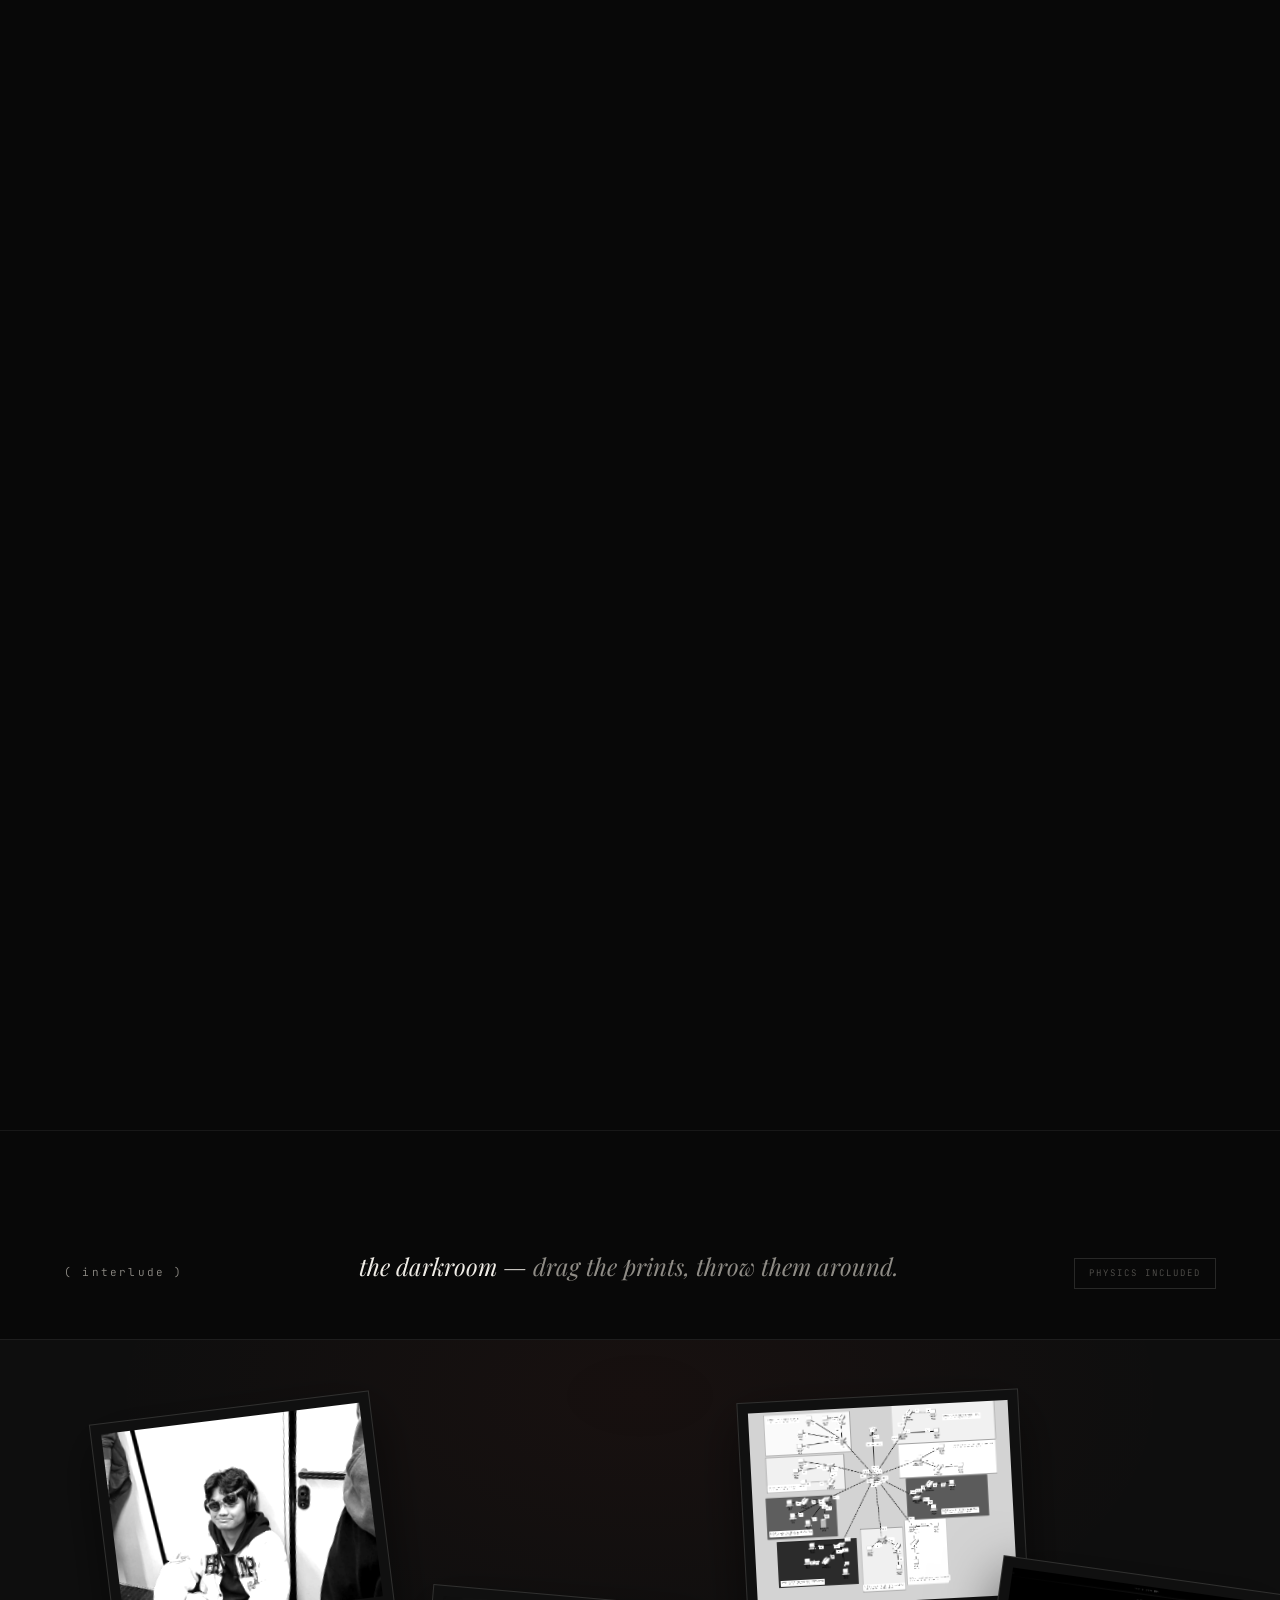
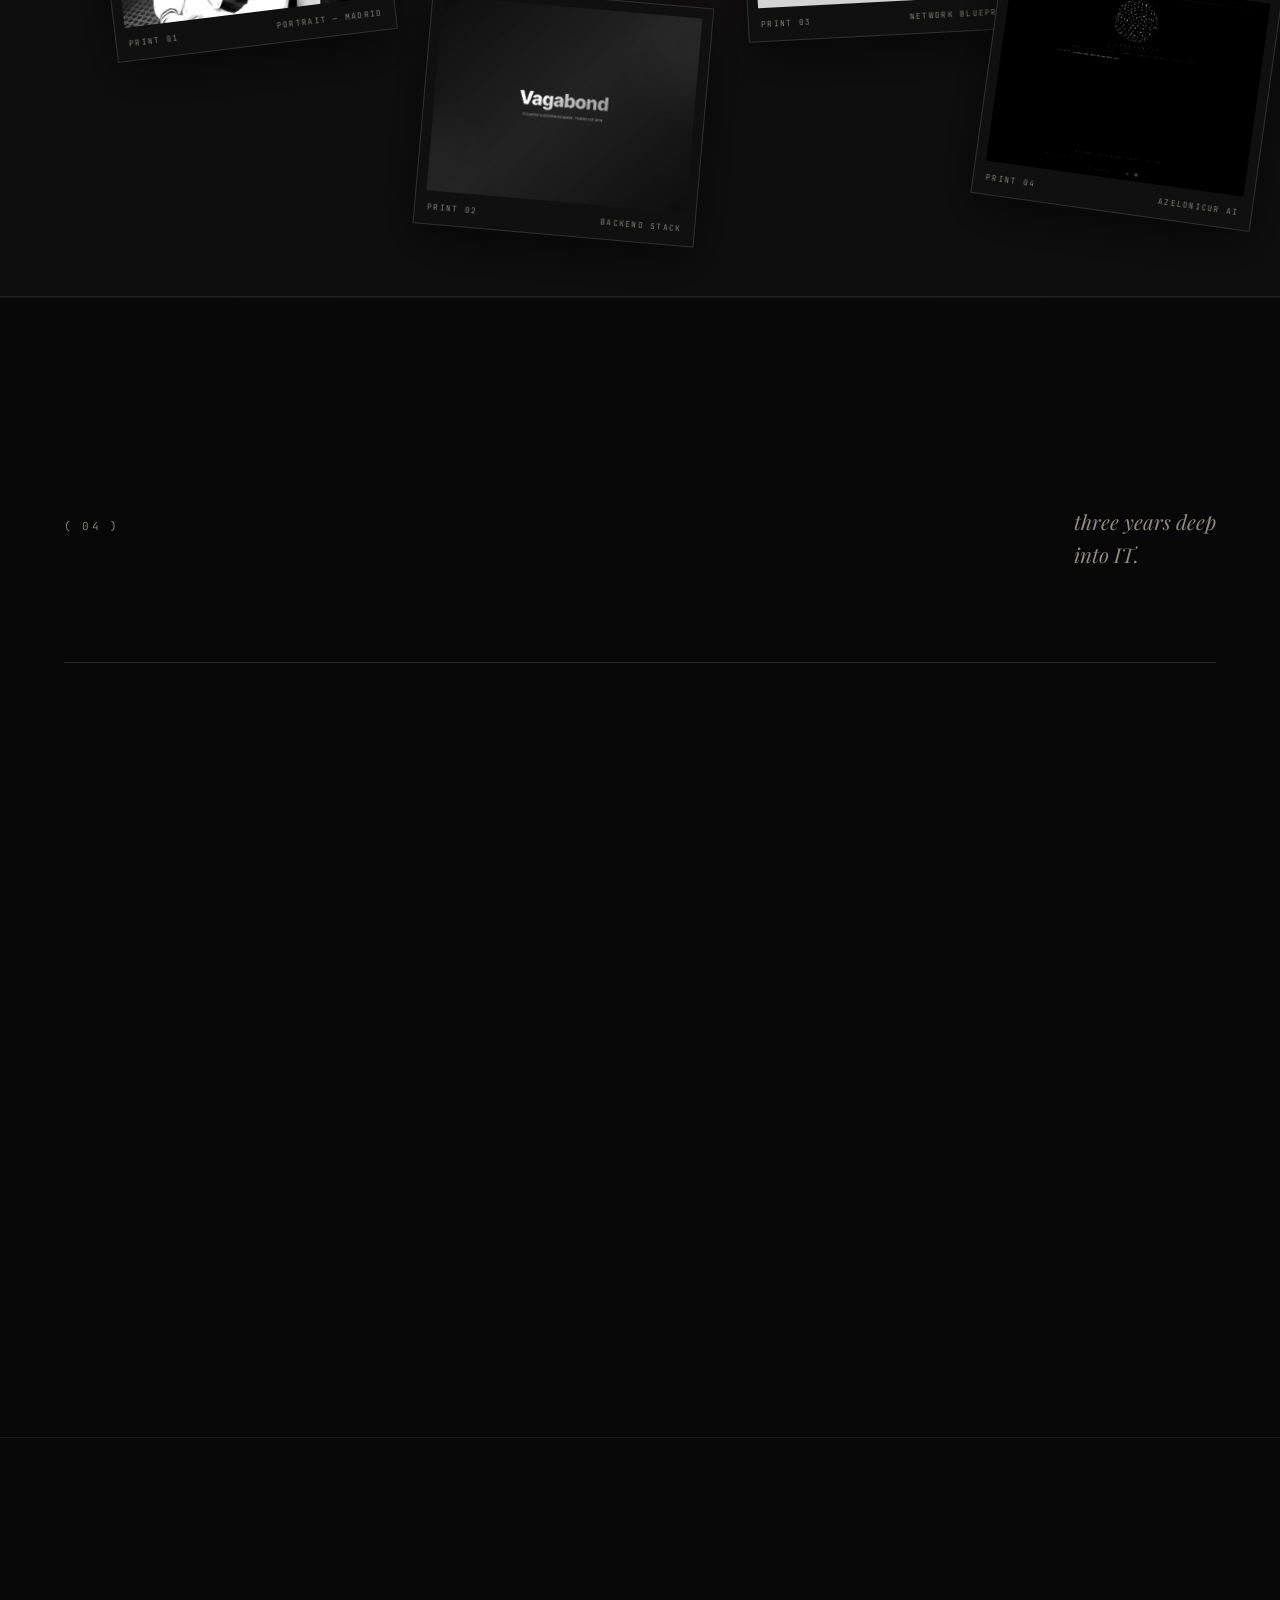
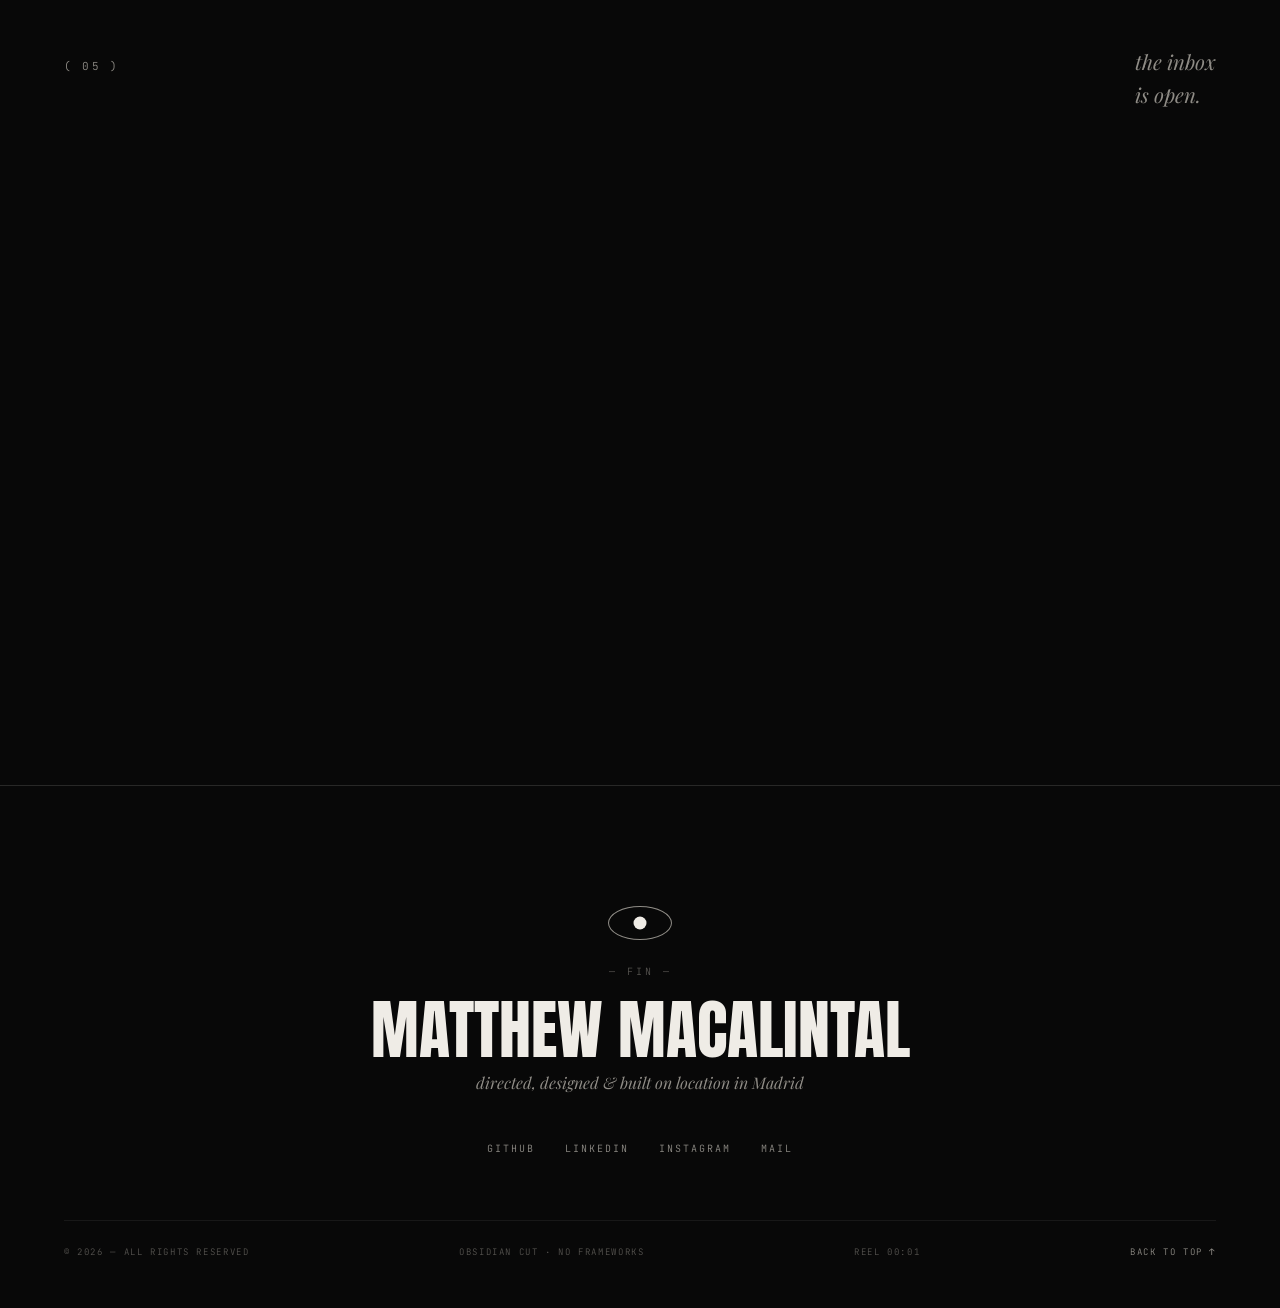
<file: english/portfolio.html>
<!DOCTYPE html>
<html lang="en">
<head>
  <meta charset="UTF-8">
  <meta http-equiv="refresh" content="0; url=Main.html#work">
  <title>Work — Matthew Macalintal</title>
  <meta name="robots" content="noindex">
  <style>
    body { background: #080808; color: #efece6; font-family: monospace; display: grid; place-items: center; min-height: 100vh; margin: 0; letter-spacing: .1em; text-transform: uppercase; font-size: 12px; }
    a { color: inherit; }
  </style>
</head>
<body>
  <p>Reel changed — <a href="Main.html#work">continue to Work →</a></p>
</body>
</html>
</file>
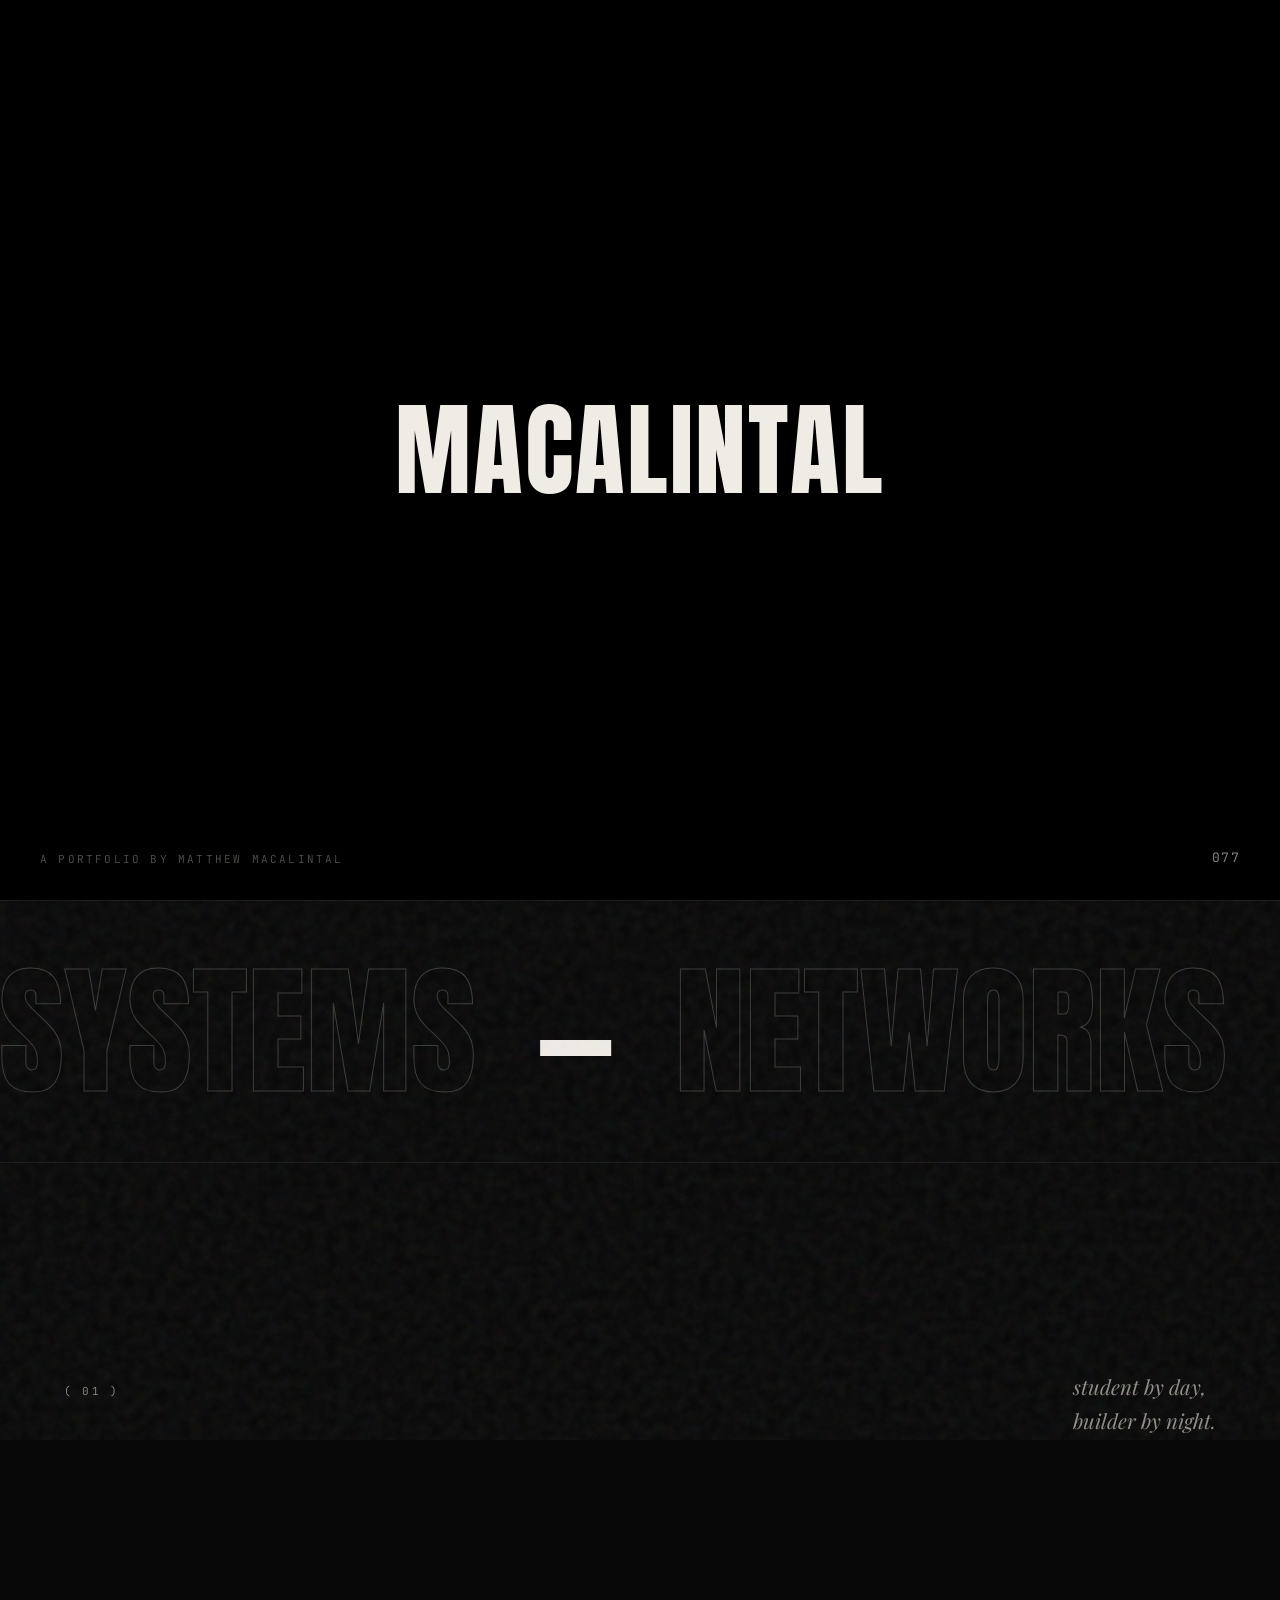
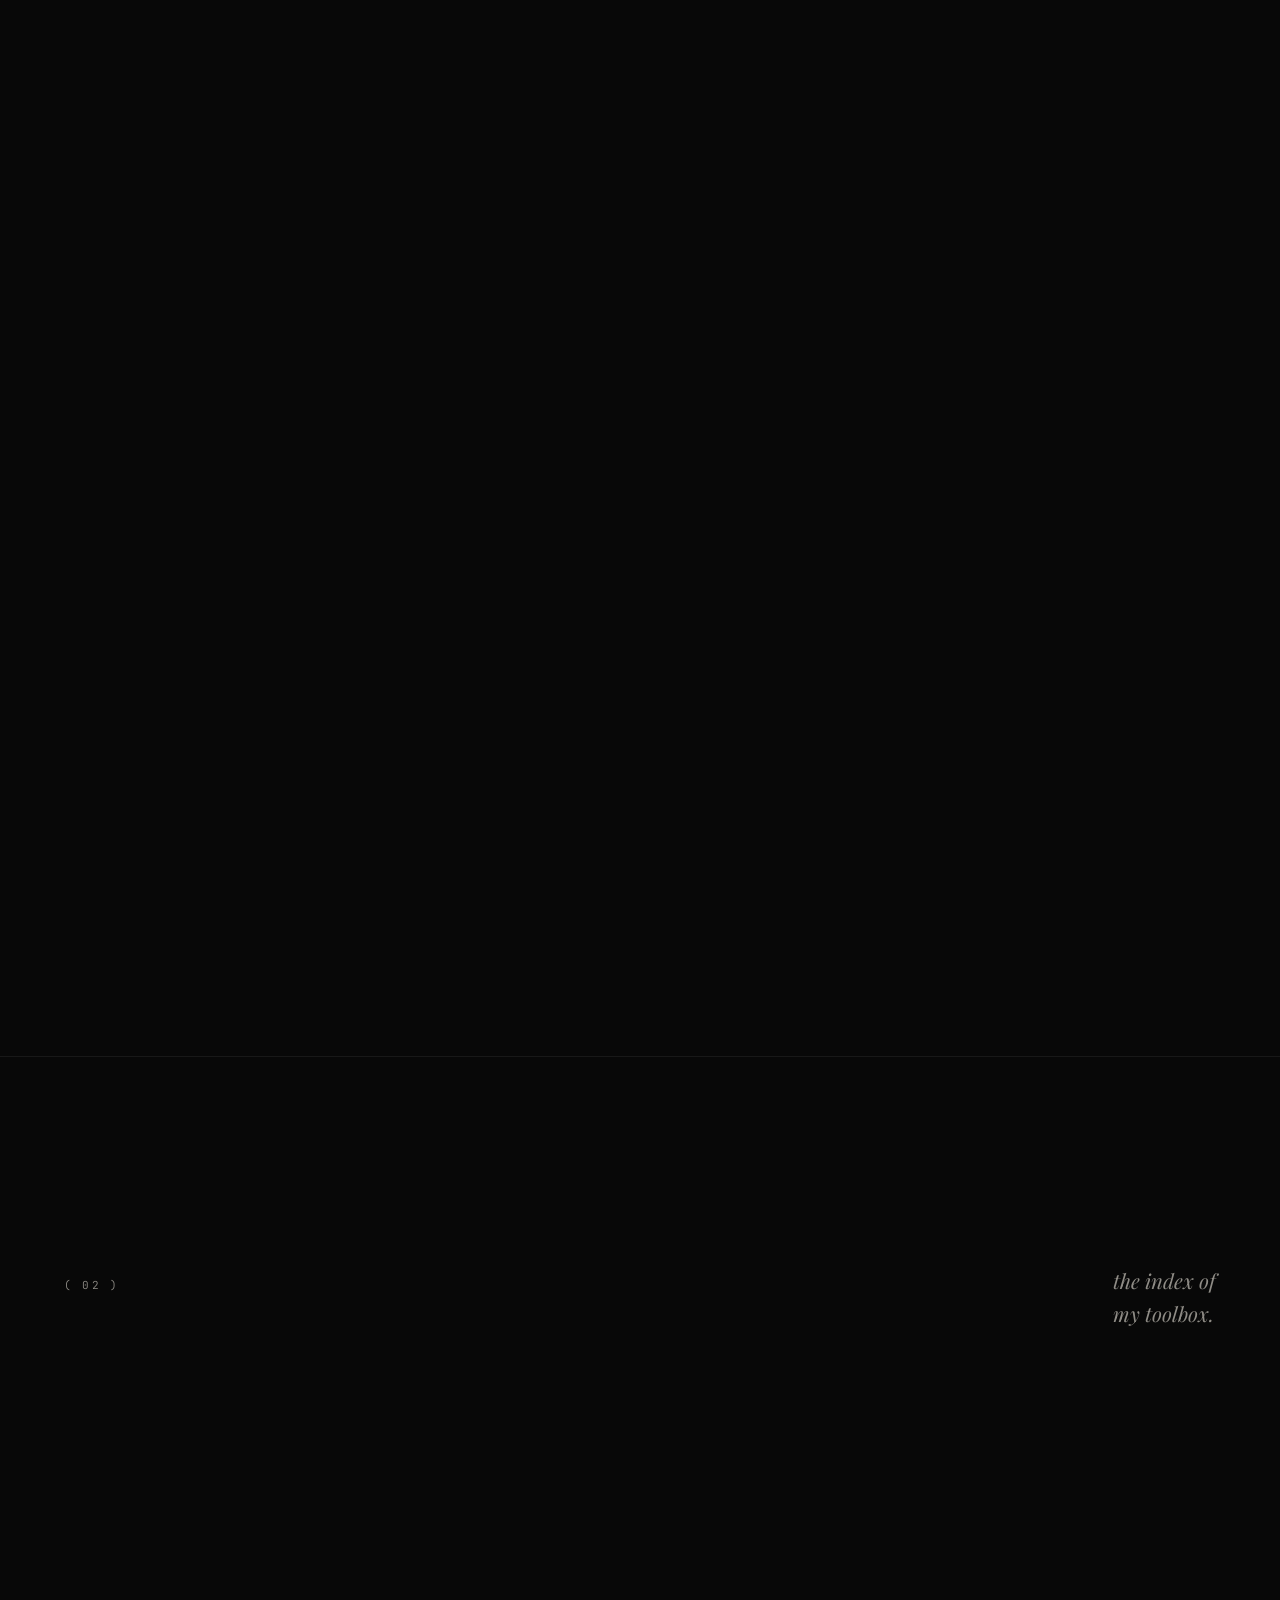
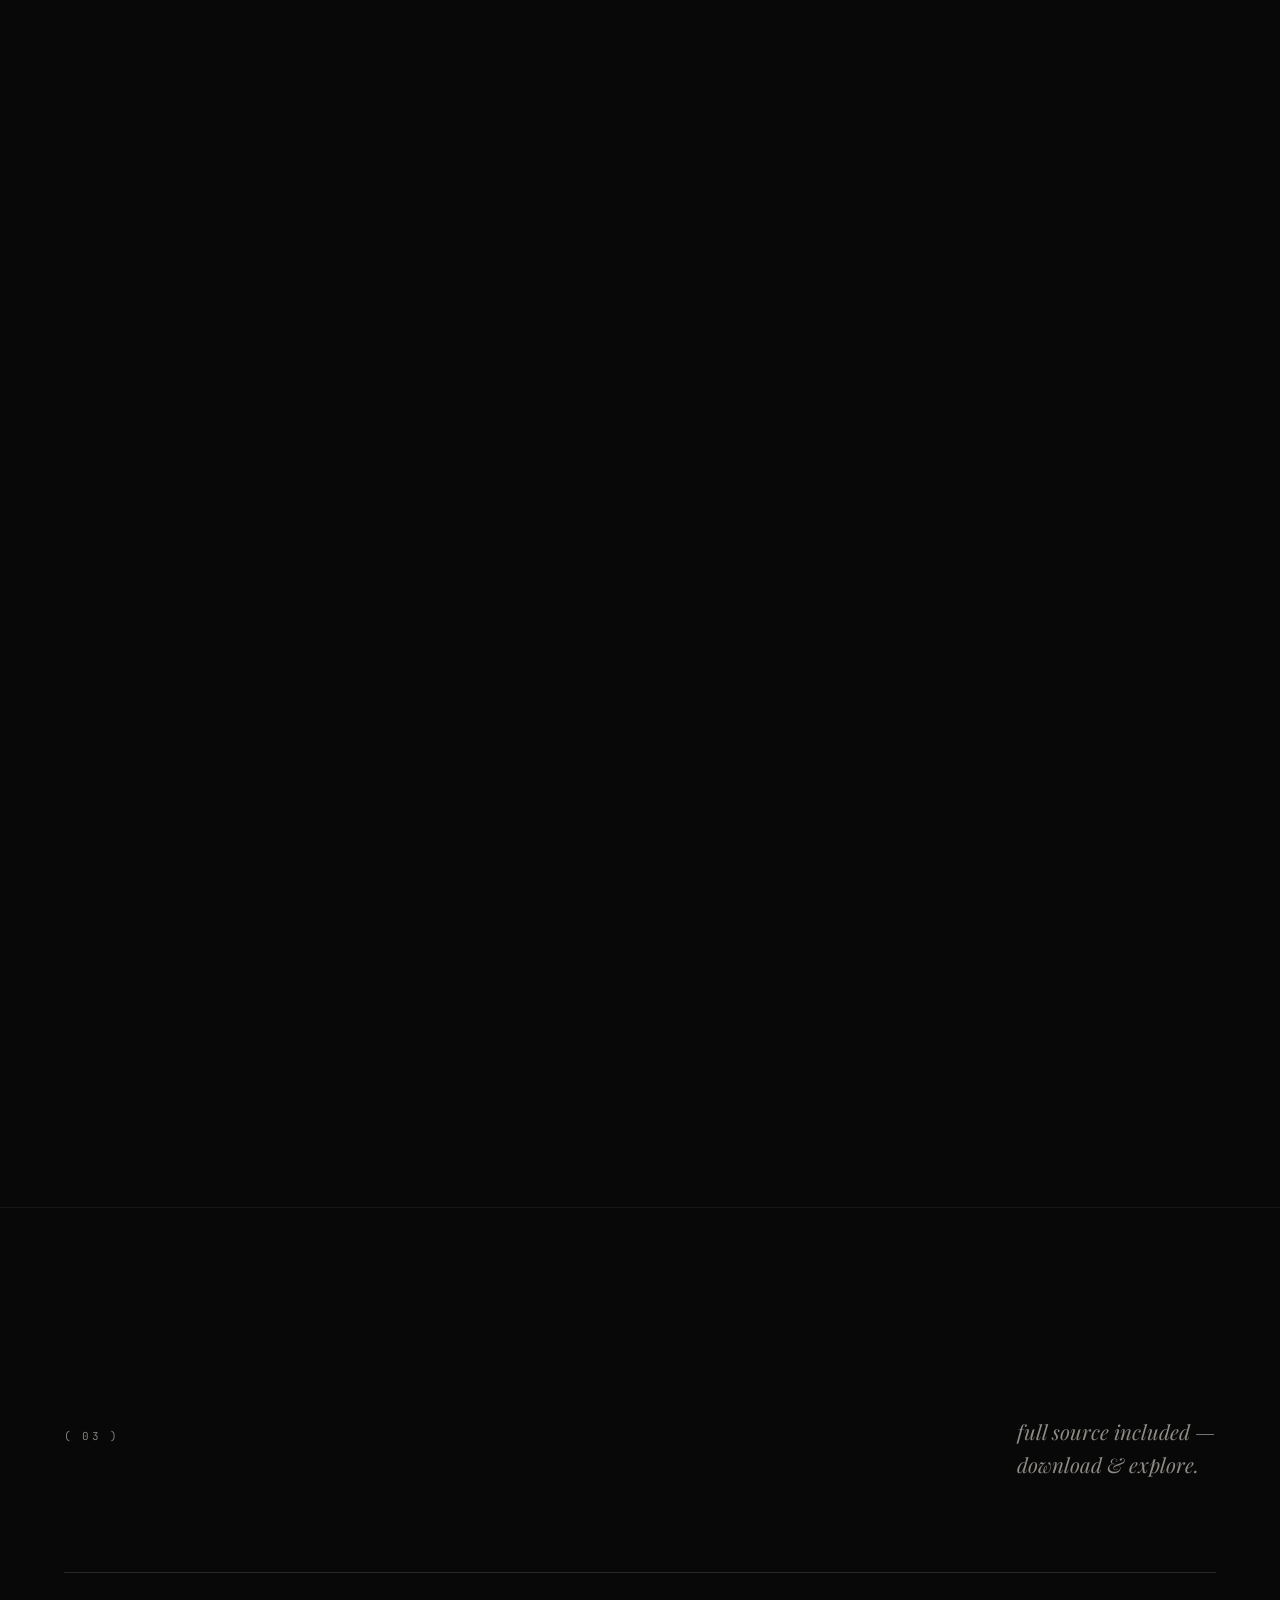
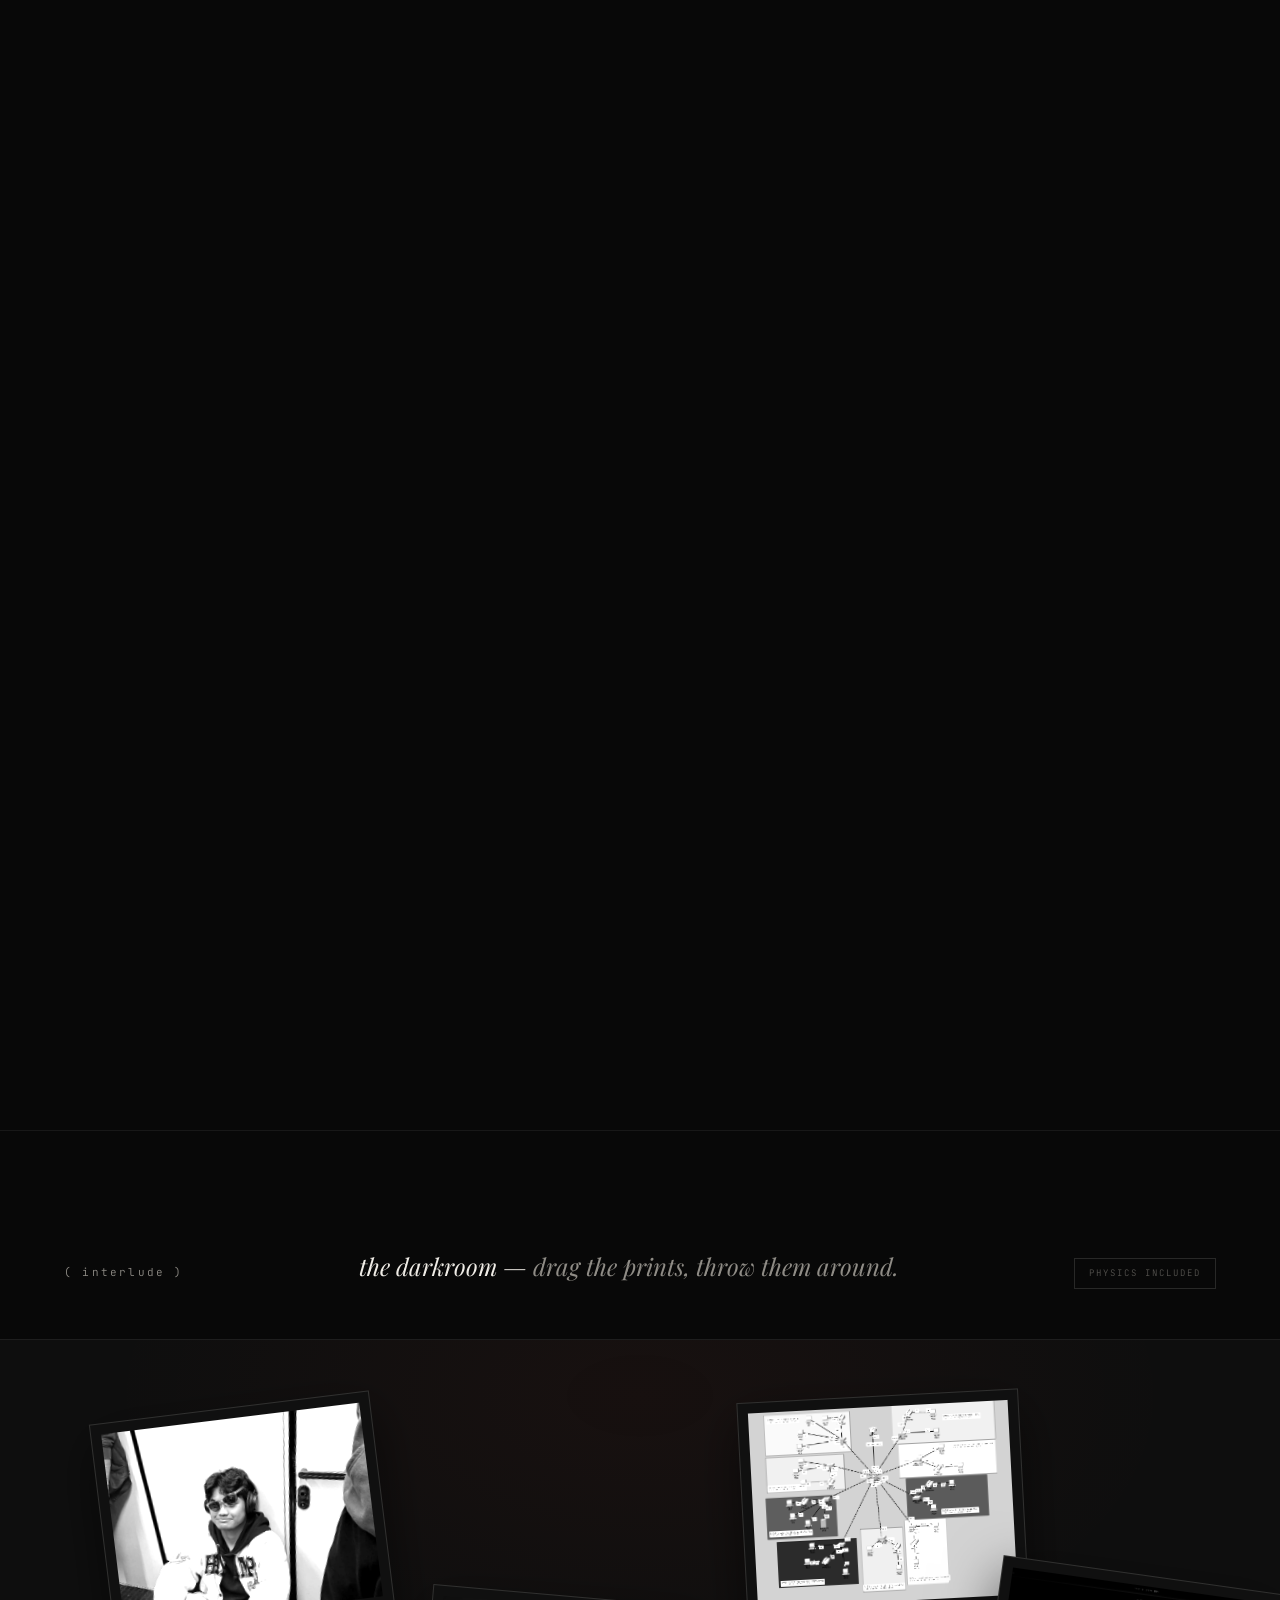
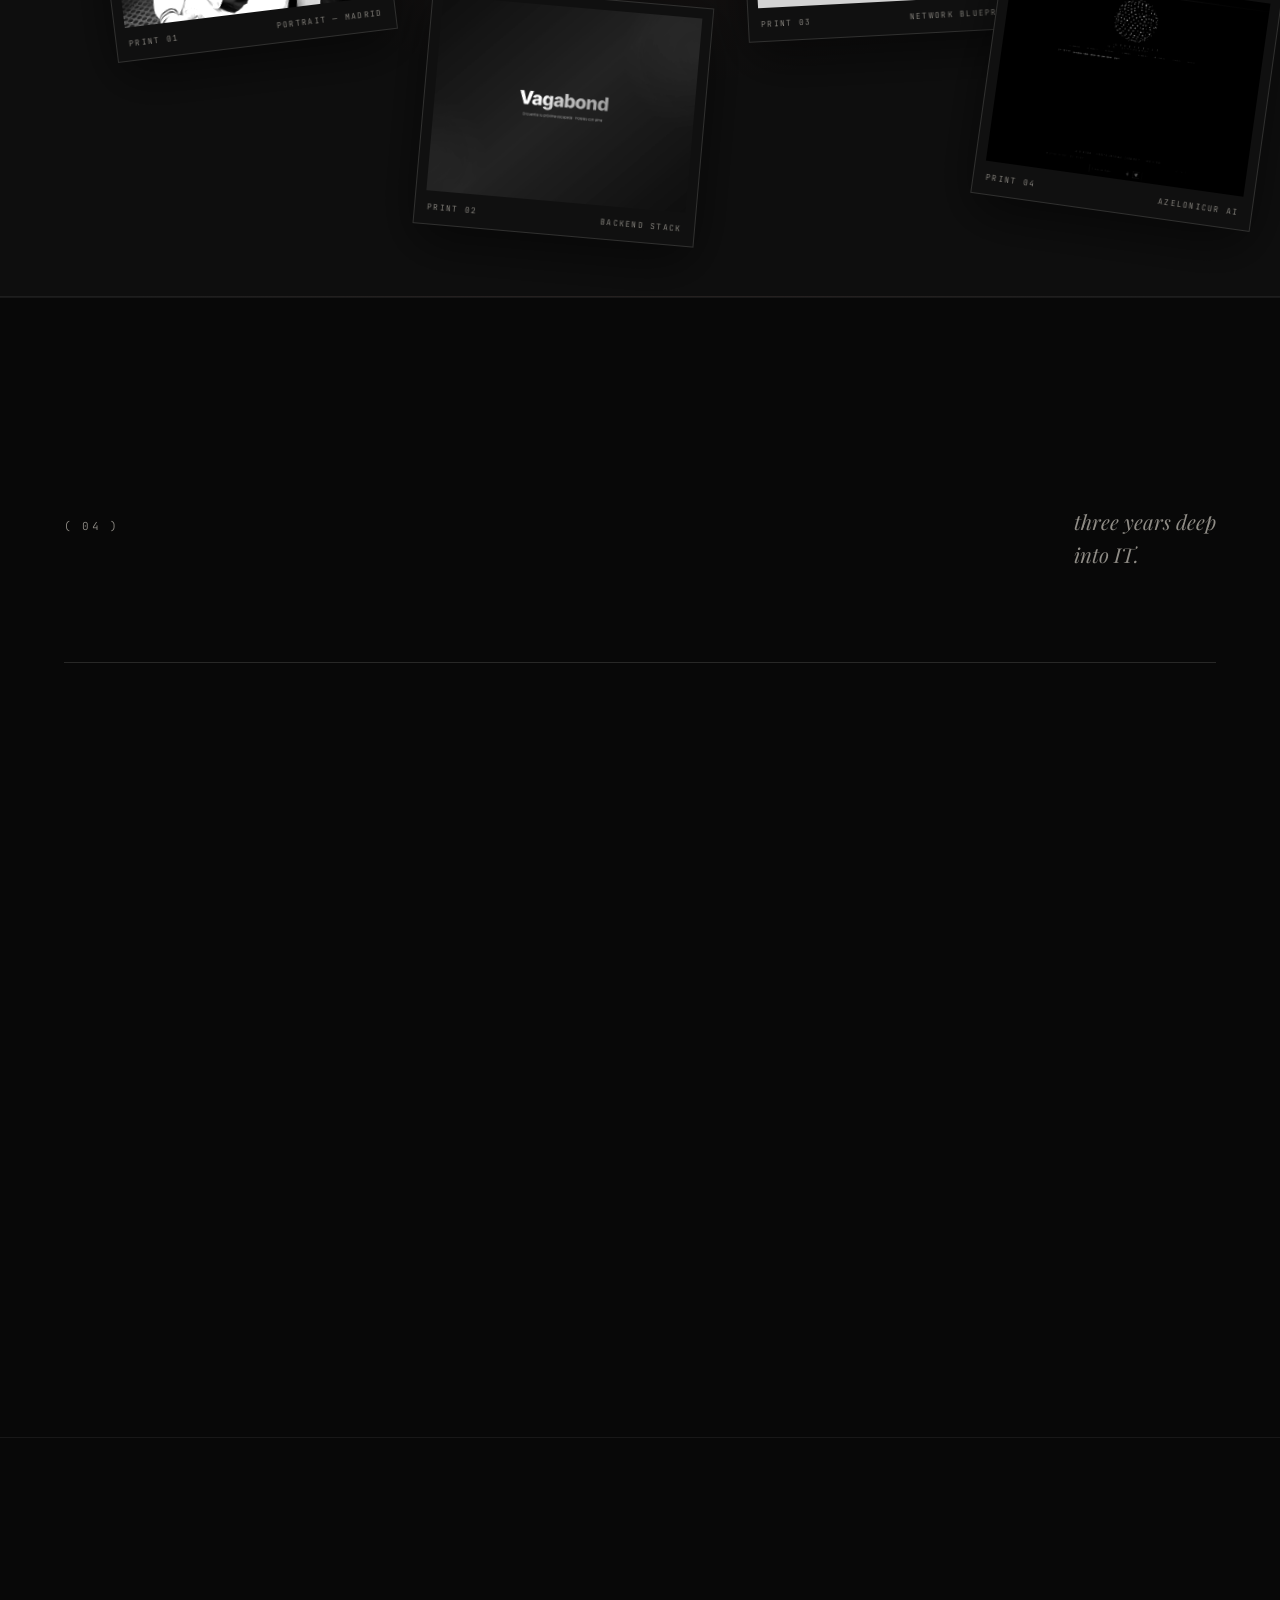
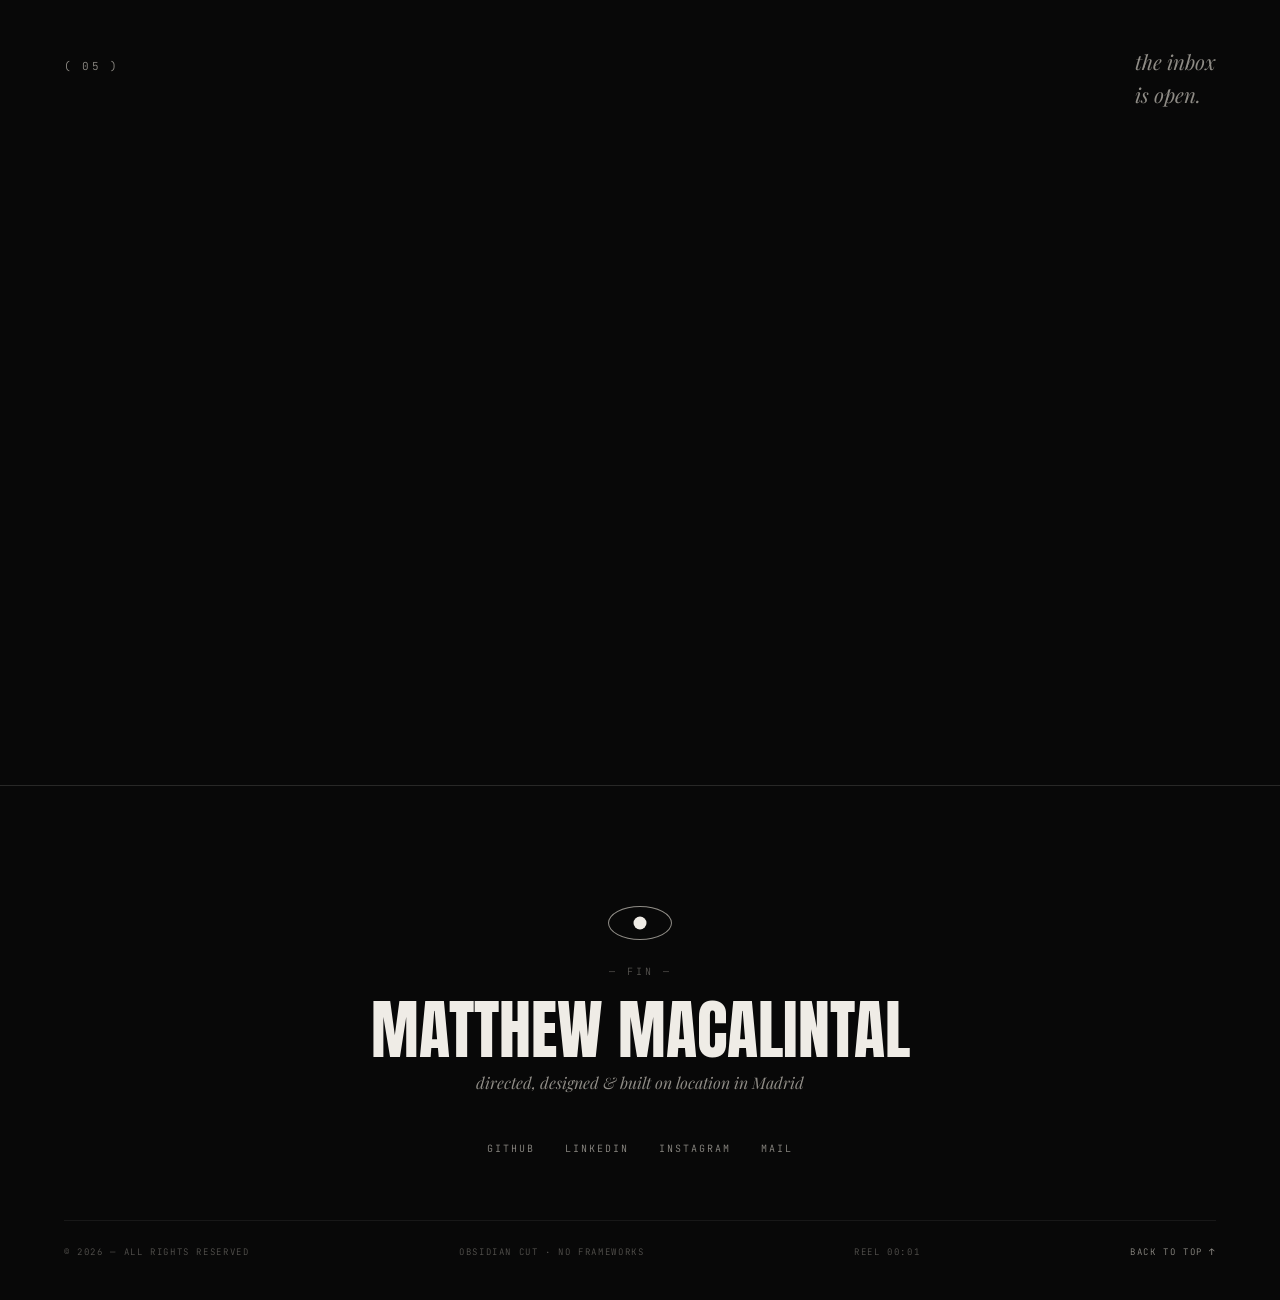
<file: english/skills.html>
<!DOCTYPE html>
<html lang="en">
<head>
  <meta charset="UTF-8">
  <meta http-equiv="refresh" content="0; url=Main.html#skills">
  <title>Skills — Matthew Macalintal</title>
  <meta name="robots" content="noindex">
  <style>
    body { background: #080808; color: #efece6; font-family: monospace; display: grid; place-items: center; min-height: 100vh; margin: 0; letter-spacing: .1em; text-transform: uppercase; font-size: 12px; }
    a { color: inherit; }
  </style>
</head>
<body>
  <p>Reel changed — <a href="Main.html#skills">continue to Skills →</a></p>
</body>
</html>
</file>
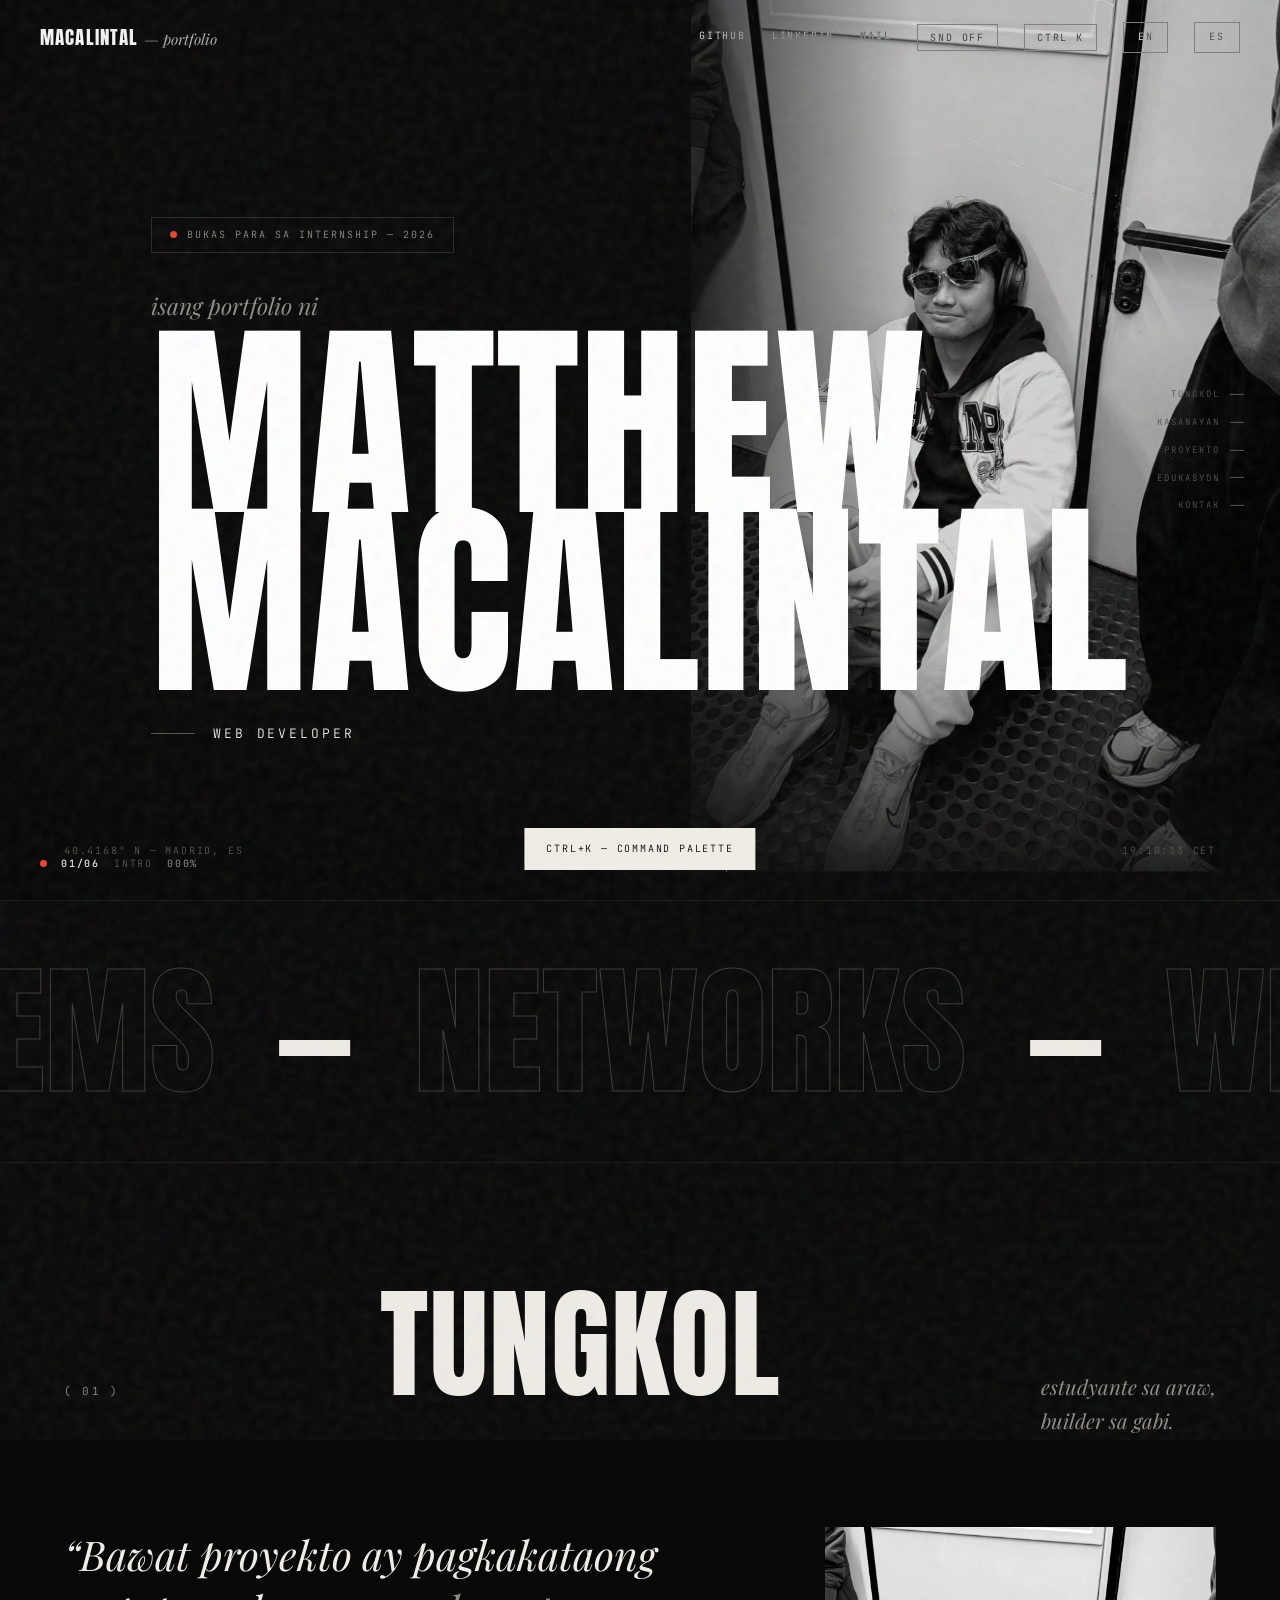
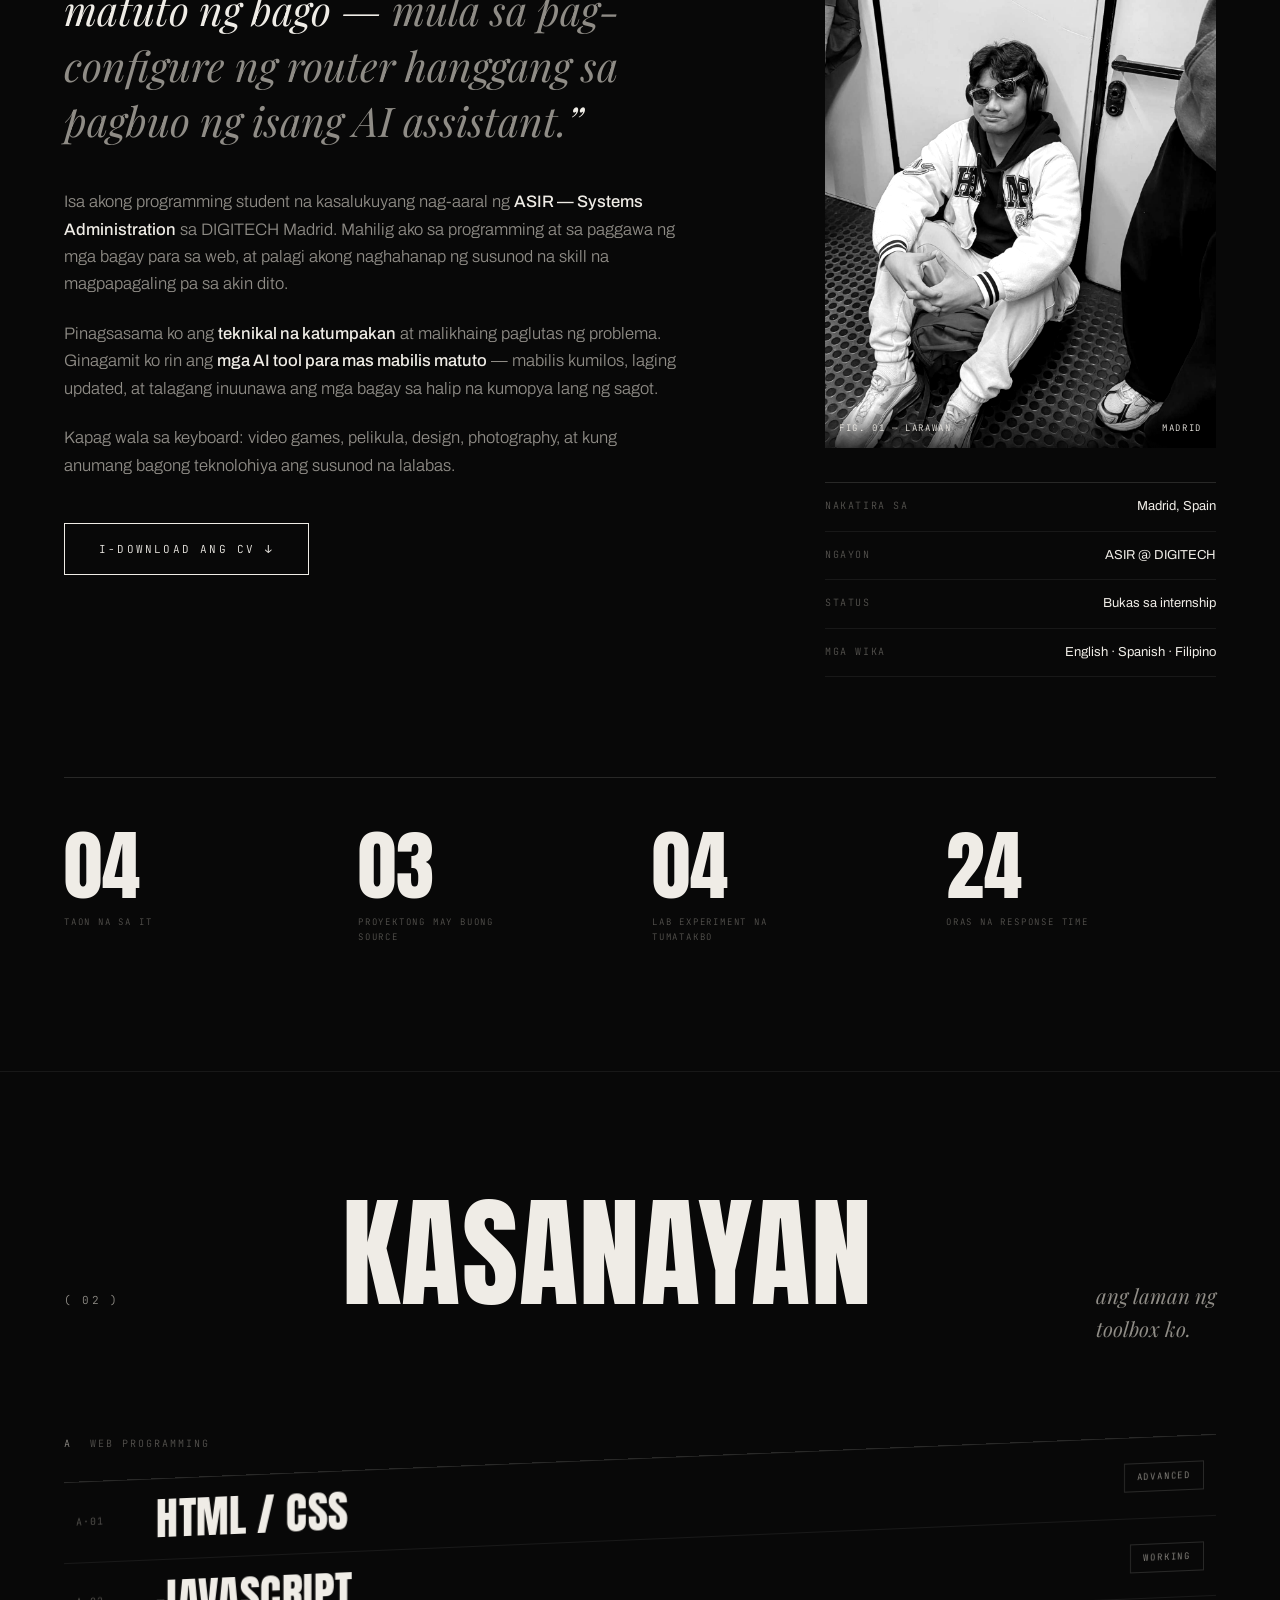
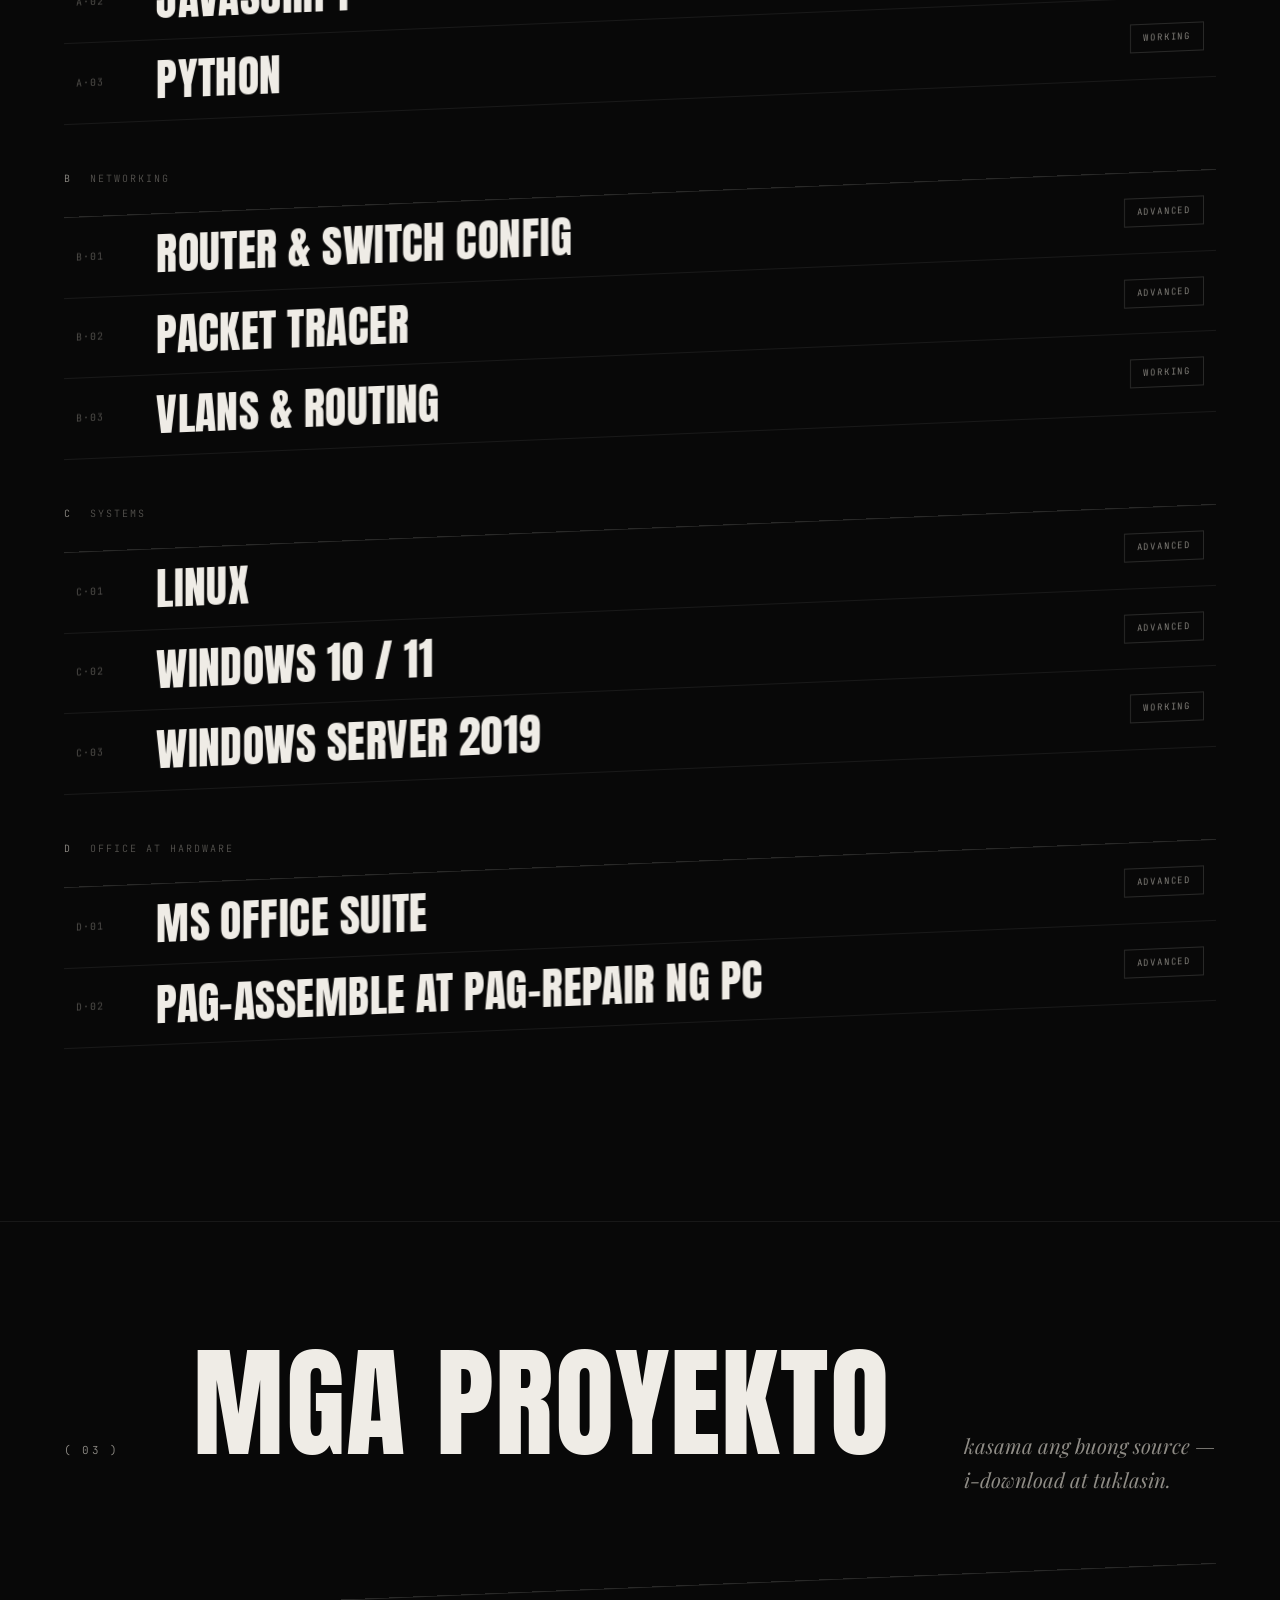
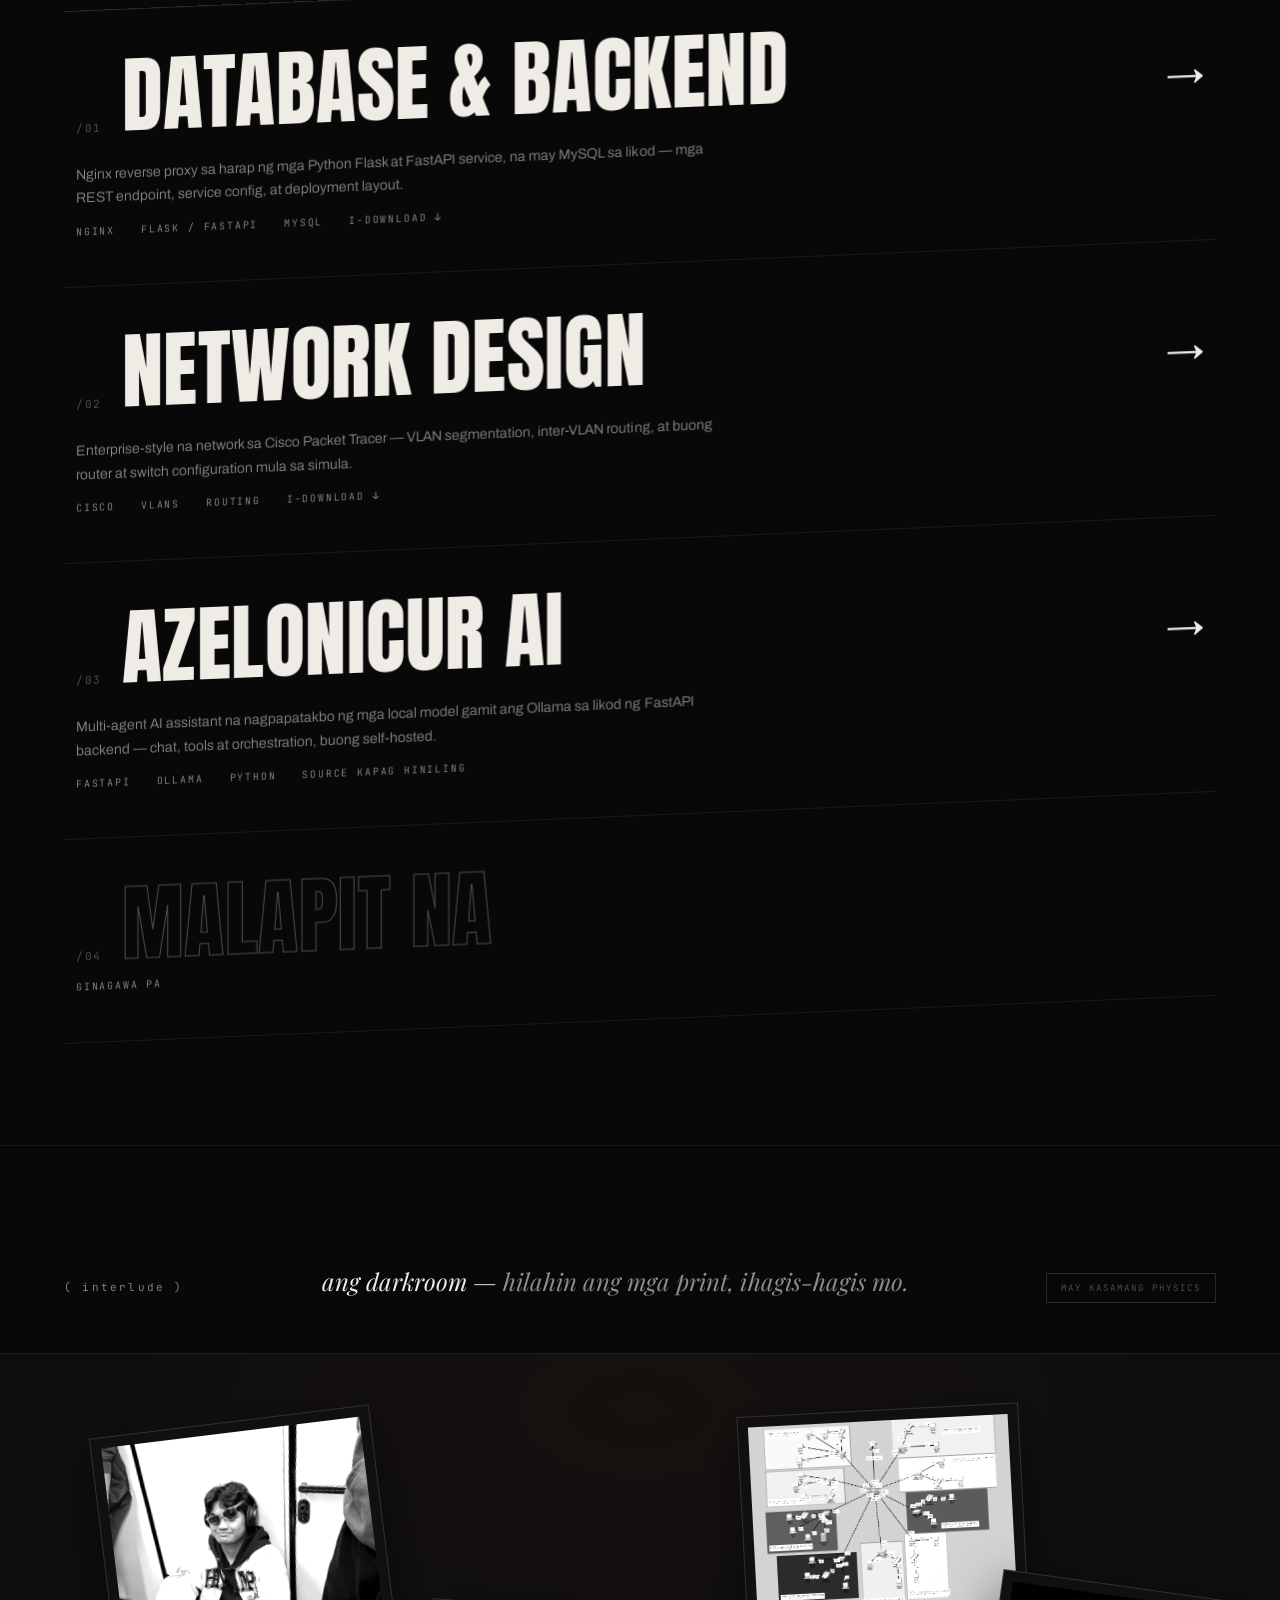
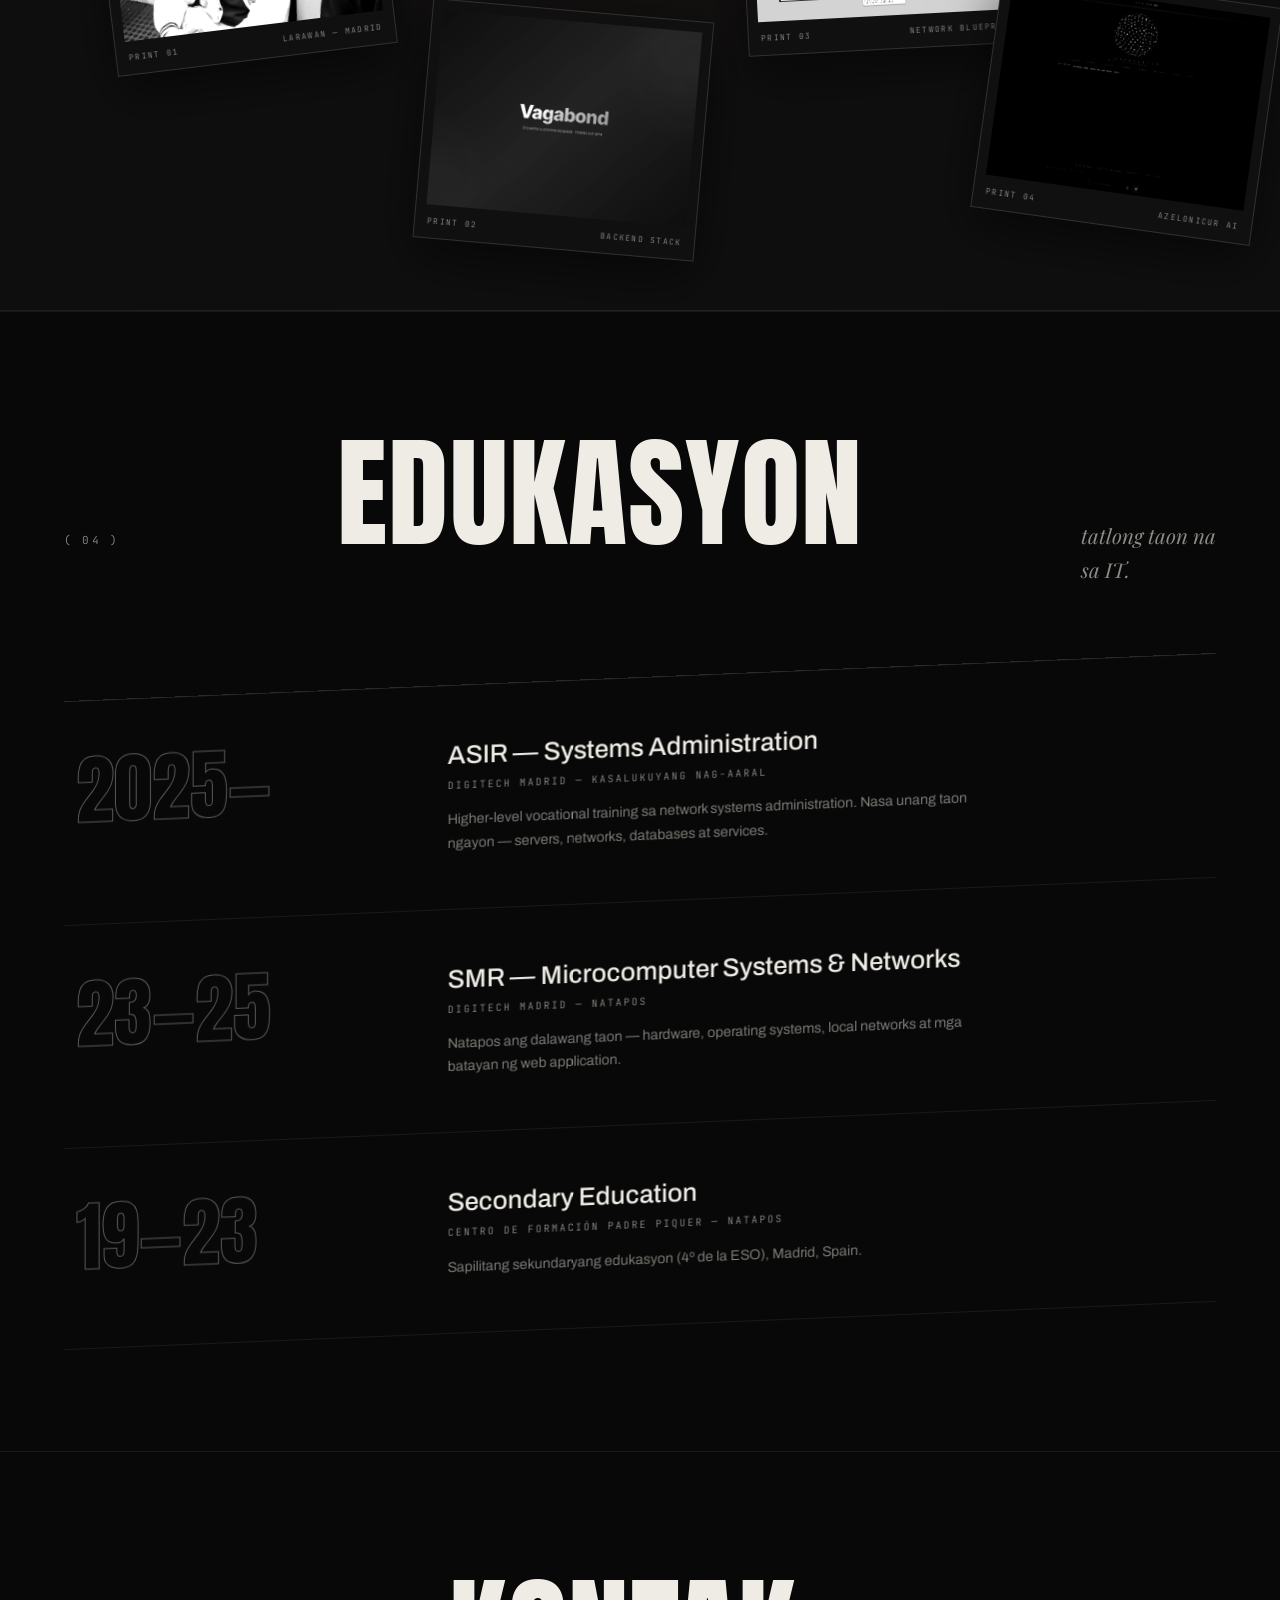
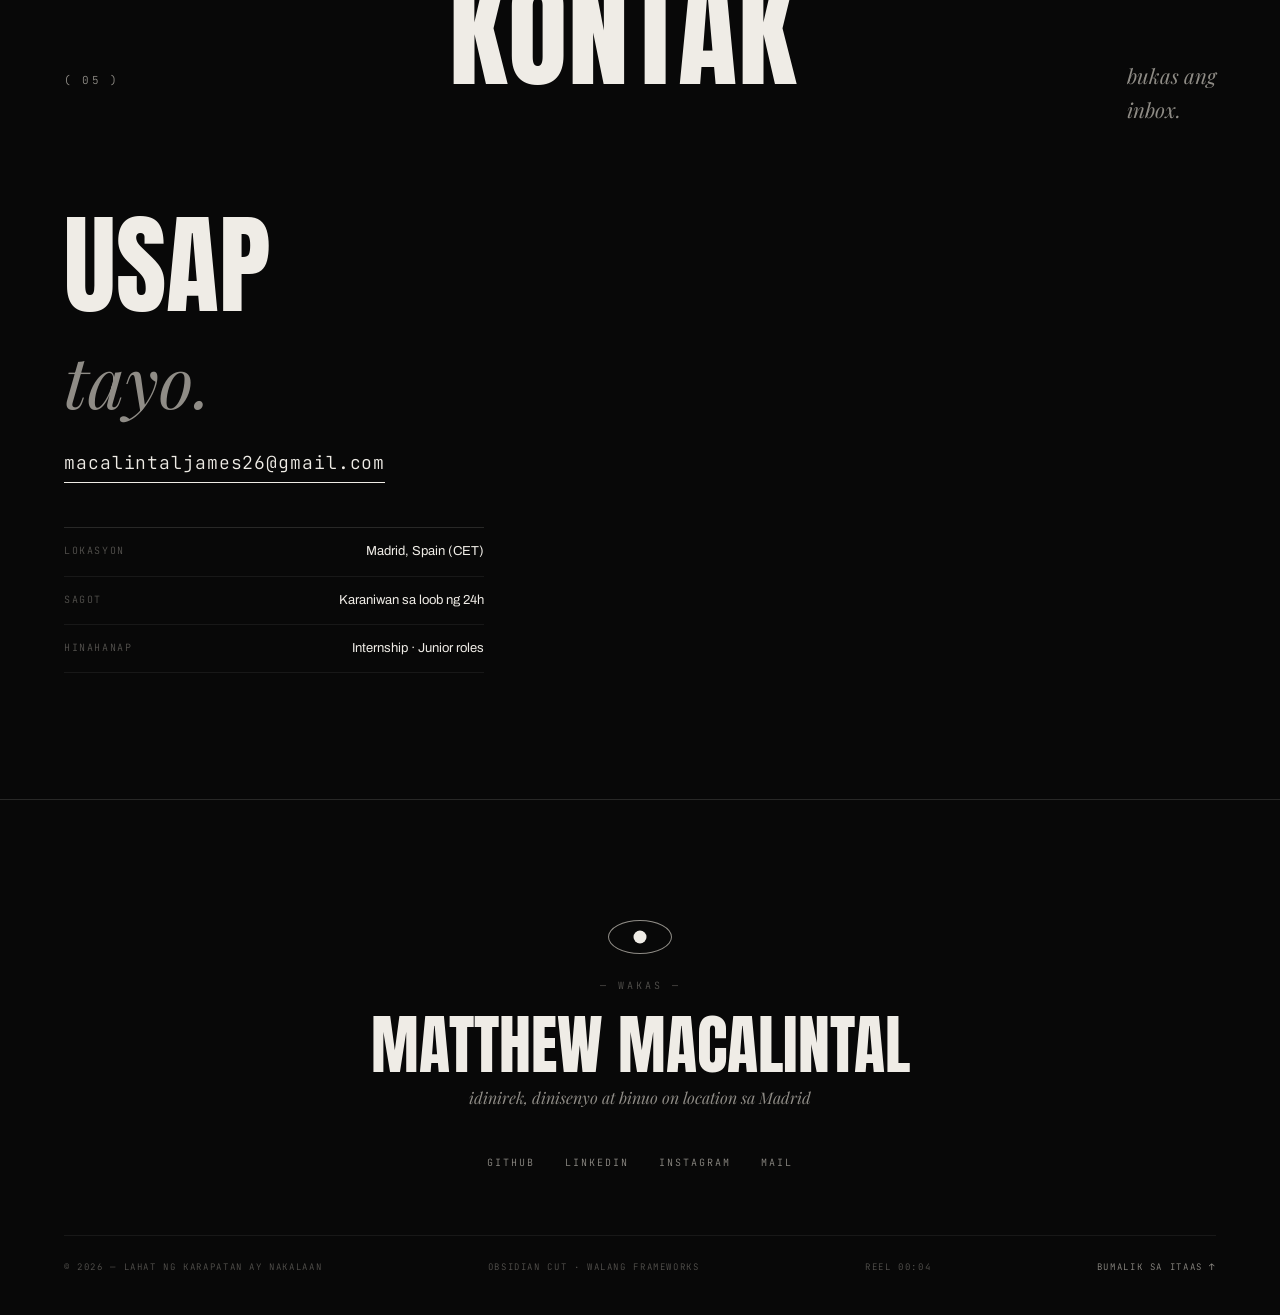
<file: filipino/Main-fil.html>
<!DOCTYPE html>
<html lang="fil">
<head>
  <meta charset="UTF-8">
  <meta name="viewport" content="width=device-width, initial-scale=1.0">
  <title>Matthew Macalintal — Obsidian Portfolio</title>
  <meta name="description" content="Matthew Macalintal — ASIR student sa Madrid. Systems, networks, web at AI. Isang cinematic na single-page portfolio.">
  <meta name="theme-color" content="#080808">
  <link rel="icon" href="data:image/svg+xml,%3Csvg xmlns='http://www.w3.org/2000/svg' viewBox='0 0 100 100'%3E%3Crect width='100' height='100' fill='%23080808'/%3E%3Ctext x='50' y='72' font-size='60' font-family='Arial Narrow, Arial' font-weight='bold' text-anchor='middle' fill='%23efece6'%3EM%3C/text%3E%3C/svg%3E">
  <link rel="preconnect" href="https://fonts.googleapis.com">
  <link rel="preconnect" href="https://fonts.gstatic.com" crossorigin>
  <link href="https://fonts.googleapis.com/css2?family=Anton&family=Archivo:wght@300;400;500&family=JetBrains+Mono:wght@400;500&family=Playfair+Display:ital,wght@1,400;1,500&display=swap" rel="stylesheet">
  <link rel="stylesheet" href="../css/style.css">
  <script>document.documentElement.classList.add('js');</script>
</head>
<body>

  <header class="topbar">
    <a class="logo" href="#top">Macalintal <em>— portfolio</em></a>
    <nav class="top-links">
      <a href="https://github.com/Hitori-Kaizen" target="_blank" rel="noopener">GitHub</a>
      <a href="https://www.linkedin.com/in/james-macalintal-099469302/" target="_blank" rel="noopener">LinkedIn</a>
      <a href="mailto:macalintaljames26@gmail.com">Mail</a>
      <a class="lang" href="../english/Main.html" hreflang="en">EN</a>
      <a class="lang" href="../spanish/Main-es.html" hreflang="es">ES</a>
      <button class="menu-btn" id="menu-btn" aria-label="Menu" aria-expanded="false">
        <span></span><span></span>
      </button>
    </nav>
  </header>

  <div class="menu-overlay" id="menu-overlay">
    <a class="m-link" style="--i:0" href="#about"><i>01</i>Tungkol</a>
    <a class="m-link" style="--i:1" href="#skills"><i>02</i>Kasanayan</a>
    <a class="m-link" style="--i:2" href="#work"><i>03</i>Proyekto</a>
    <a class="m-link" style="--i:3" href="#education"><i>04</i>Edukasyon</a>
    <a class="m-link" style="--i:4" href="#contact"><i>05</i>Kontak</a>
    <div class="m-foot">
      <span>Madrid, Spain</span>
      <span class="m-langs">
        <a href="../english/Main.html">English →</a>
        <a href="../spanish/Main-es.html">Español →</a>
      </span>
    </div>
  </div>

  <nav class="rail" aria-label="Mga seksyon">
    <a href="#about">Tungkol</a>
    <a href="#skills">Kasanayan</a>
    <a href="#work">Proyekto</a>
    <a href="#education">Edukasyon</a>
    <a href="#contact">Kontak</a>
  </nav>

  <div class="readout" aria-hidden="true">
    <span class="rec"></span>
    <b id="ro-idx">01/06</b>
    <span id="ro-label">Intro</span>
  </div>

  <main id="top">

    <!-- ================= HERO ================= -->
    <section class="hero" id="intro" data-label="Intro">
      <img class="hero-img" src="../images/me_bro.jpg" alt="Matthew Macalintal" data-parallax="0.06">
      <div class="hero-img-fade" aria-hidden="true"></div>
      <div class="wrap hero-inner">
        <div class="hero-badge" data-reveal>
          <span class="rec"></span> Bukas para sa internship — 2026
        </div>
        <p class="hero-over" data-reveal>isang portfolio ni</p>
        <h1>
          <span class="l" data-split>Matthew</span>
          <span class="l" data-split>Macalintal</span>
        </h1>
        <div class="hero-roles" data-reveal data-reveal-delay="300">
          <span class="dash"></span>
          <span class="rotator" data-rotate='["Estudyante ng systems at networks","Web developer","Mahilig sa AI","Linux user"]'></span>
        </div>
      </div>
      <div class="hero-foot">
        <span class="hero-loc">40.4168° N — Madrid, ES</span>
        <span class="scroll-cue">Mag-scroll<span class="line"></span></span>
        <span id="local-time">—</span>
      </div>
    </section>

    <div class="marquee" aria-hidden="true">
      <div class="marquee-track">
        <span>Systems</span><span class="fill">—</span><span>Networks</span><span class="fill">—</span>
        <span>Web</span><span class="fill">—</span><span>AI</span><span class="fill">—</span>
        <span>Systems</span><span class="fill">—</span><span>Networks</span><span class="fill">—</span>
        <span>Web</span><span class="fill">—</span><span>AI</span><span class="fill">—</span>
      </div>
    </div>

    <!-- ================= TUNGKOL ================= -->
    <section class="sec" id="about" data-label="Tungkol">
      <div class="wrap">
        <div class="sec-head">
          <span class="sec-idx">( 01 )</span>
          <h2 class="sec-title" data-split>Tungkol</h2>
          <p class="sec-note">estudyante sa araw,<br>builder sa gabi.</p>
        </div>
        <div class="about-grid">
          <div>
            <p class="pull-quote" data-reveal>
              “Bawat proyekto ay pagkakataong matuto ng bago — <em>mula sa pag-configure ng router
              hanggang sa pagbuo ng isang AI assistant.</em>”
            </p>
            <div class="about-copy">
              <p data-reveal>
                Isa akong programming student na kasalukuyang nag-aaral ng <strong>ASIR — Systems
                Administration</strong> sa DIGITECH Madrid. Mahilig ako sa programming at sa paggawa
                ng mga bagay para sa web, at palagi akong naghahanap ng susunod na skill na
                magpapagaling pa sa akin dito.
              </p>
              <p data-reveal>
                Pinagsasama ko ang <strong>teknikal na katumpakan</strong> at malikhaing
                paglutas ng problema. Ginagamit ko rin ang <strong>mga AI tool para mas mabilis matuto</strong> —
                mabilis kumilos, laging updated, at talagang inuunawa ang mga bagay sa halip na
                kumopya lang ng sagot.
              </p>
              <p data-reveal>
                Kapag wala sa keyboard: video games, pelikula, design, photography, at kung anumang
                bagong teknolohiya ang susunod na lalabas.
              </p>
            </div>
            <div style="margin-top: 44px;" data-reveal>
              <a href="../files/CV.pdf" class="btn" download data-cursor="pdf ↓">I-download ang CV ↓</a>
            </div>
          </div>
          <div class="about-side" data-reveal>
            <div class="about-portrait">
              <img src="../images/me_bro.jpg" alt="Larawan ni Matthew Macalintal">
              <span class="cap"><span>Fig. 01 — Larawan</span><span>Madrid</span></span>
            </div>
            <div class="index-table">
              <div class="index-row"><span class="k">Nakatira sa</span><span class="v">Madrid, Spain</span></div>
              <div class="index-row"><span class="k">Ngayon</span><span class="v">ASIR @ DIGITECH</span></div>
              <div class="index-row"><span class="k">Status</span><span class="v">Bukas sa internship</span></div>
              <div class="index-row"><span class="k">Mga wika</span><span class="v">English · Spanish · Filipino</span></div>
            </div>
          </div>
        </div>

        <div class="stats-strip" data-reveal>
          <div class="stat"><b data-count="4" data-pad="2">00</b><span>taon na sa IT</span></div>
          <div class="stat"><b data-count="3" data-pad="2">00</b><span>proyektong may buong source</span></div>
          <div class="stat"><b data-count="4" data-pad="2">00</b><span>lab experiment na tumatakbo</span></div>
          <div class="stat"><b data-count="24" data-pad="2">00</b><span>oras na response time</span></div>
        </div>
      </div>
    </section>

    <!-- ================= KASANAYAN ================= -->
    <section class="sec" id="skills" data-label="Kasanayan">
      <div class="wrap">
        <div class="sec-head">
          <span class="sec-idx">( 02 )</span>
          <h2 class="sec-title" data-split>Kasanayan</h2>
          <p class="sec-note">ang laman ng<br>toolbox ko.</p>
        </div>

        <div class="skill-block" data-reveal>
          <div class="skill-block-label"><i>A</i> Web programming</div>
          <div class="skill-list">
            <div class="skill-item"><span class="no">A·01</span><span class="nm">HTML / CSS</span><span class="lv">Advanced</span></div>
            <div class="skill-item"><span class="no">A·02</span><span class="nm">JavaScript</span><span class="lv">Working</span></div>
            <div class="skill-item"><span class="no">A·03</span><span class="nm">Python</span><span class="lv">Working</span></div>
          </div>
        </div>

        <div class="skill-block" data-reveal>
          <div class="skill-block-label"><i>B</i> Networking</div>
          <div class="skill-list">
            <div class="skill-item"><span class="no">B·01</span><span class="nm">Router &amp; Switch Config</span><span class="lv">Advanced</span></div>
            <div class="skill-item"><span class="no">B·02</span><span class="nm">Packet Tracer</span><span class="lv">Advanced</span></div>
            <div class="skill-item"><span class="no">B·03</span><span class="nm">VLANs &amp; Routing</span><span class="lv">Working</span></div>
          </div>
        </div>

        <div class="skill-block" data-reveal>
          <div class="skill-block-label"><i>C</i> Systems</div>
          <div class="skill-list">
            <div class="skill-item"><span class="no">C·01</span><span class="nm">Linux</span><span class="lv">Advanced</span></div>
            <div class="skill-item"><span class="no">C·02</span><span class="nm">Windows 10 / 11</span><span class="lv">Advanced</span></div>
            <div class="skill-item"><span class="no">C·03</span><span class="nm">Windows Server 2019</span><span class="lv">Working</span></div>
          </div>
        </div>

        <div class="skill-block" data-reveal>
          <div class="skill-block-label"><i>D</i> Office at hardware</div>
          <div class="skill-list">
            <div class="skill-item"><span class="no">D·01</span><span class="nm">MS Office Suite</span><span class="lv">Advanced</span></div>
            <div class="skill-item"><span class="no">D·02</span><span class="nm">Pag-assemble at Pag-repair ng PC</span><span class="lv">Advanced</span></div>
          </div>
        </div>
      </div>
    </section>

    <!-- ================= PROYEKTO ================= -->
    <section class="sec" id="work" data-label="Proyekto">
      <div class="wrap">
        <div class="sec-head">
          <span class="sec-idx">( 03 )</span>
          <h2 class="sec-title" data-split>Mga proyekto</h2>
          <p class="sec-note">kasama ang buong source —<br>i-download at tuklasin.</p>
        </div>

        <div class="work-list">
          <a class="work-row" href="../files/pro01-Nginx-Python-Flask-FastAPI-MySQL.zip" download data-preview="../images/portfolio-1.png" data-cursor="kunin ang zip ↓" data-reveal>
            <div class="work-row-top">
              <span class="no">/01</span>
              <h3>Database &amp; Backend</h3>
              <span class="arrow">→</span>
            </div>
            <p class="desc">Nginx reverse proxy sa harap ng mga Python Flask at FastAPI service, na may MySQL sa likod — mga REST endpoint, service config, at deployment layout.</p>
            <div class="work-row-meta">
              <span>Nginx</span><span>Flask / FastAPI</span><span>MySQL</span><span>I-download ↓</span>
            </div>
          </a>

          <a class="work-row" href="../files/trabajo_final_mm.zip" download data-preview="../images/portfolio-2.png" data-cursor="kunin ang zip ↓" data-reveal>
            <div class="work-row-top">
              <span class="no">/02</span>
              <h3>Network Design</h3>
              <span class="arrow">→</span>
            </div>
            <p class="desc">Enterprise-style na network sa Cisco Packet Tracer — VLAN segmentation, inter-VLAN routing, at buong router at switch configuration mula sa simula.</p>
            <div class="work-row-meta">
              <span>Cisco</span><span>VLANs</span><span>Routing</span><span>I-download ↓</span>
            </div>
          </a>

          <div class="work-row" data-preview="../images/portfolio-3.png" data-reveal>
            <div class="work-row-top">
              <span class="no">/03</span>
              <h3>Azelonicur AI</h3>
              <span class="arrow">→</span>
            </div>
            <p class="desc">Multi-agent AI assistant na nagpapatakbo ng mga local model gamit ang Ollama sa likod ng FastAPI backend — chat, tools at orchestration, buong self-hosted.</p>
            <div class="work-row-meta">
              <span>FastAPI</span><span>Ollama</span><span>Python</span><span>Source kapag hiniling</span>
            </div>
          </div>

          <div class="work-row soon" data-reveal>
            <div class="work-row-top">
              <span class="no">/04</span>
              <h3>Malapit na</h3>
              <span class="arrow"></span>
            </div>
            <div class="work-row-meta"><span>Ginagawa pa</span></div>
          </div>
        </div>
      </div>
    </section>

    <!-- ================= DARKROOM (interlude) ================= -->
    <section class="darkroom" aria-label="Ang darkroom">
      <div class="wrap dk-head">
        <span class="sec-idx">( interlude )</span>
        <p class="dk-note">ang darkroom — <em>hilahin ang mga print, ihagis-hagis mo.</em></p>
        <span class="dk-hint">may kasamang physics</span>
      </div>
      <div class="deck-stage" id="deck-stage">
        <figure class="print" data-rot="-7">
          <img src="../images/me_bro.jpg" alt="Print ng larawan" draggable="false">
          <figcaption><span>print 01</span><span>larawan — madrid</span></figcaption>
        </figure>
        <figure class="print" data-rot="5">
          <img src="../images/portfolio-1.png" alt="Print ng backend project" draggable="false">
          <figcaption><span>print 02</span><span>backend stack</span></figcaption>
        </figure>
        <figure class="print" data-rot="-3">
          <img src="../images/portfolio-2.png" alt="Print ng network project" draggable="false">
          <figcaption><span>print 03</span><span>network blueprint</span></figcaption>
        </figure>
        <figure class="print" data-rot="8">
          <img src="../images/portfolio-3.png" alt="Print ng Azelonicur AI" draggable="false">
          <figcaption><span>print 04</span><span>azelonicur ai</span></figcaption>
        </figure>
      </div>
    </section>

    <!-- ================= EDUKASYON ================= -->
    <section class="sec" id="education" data-label="Edukasyon">
      <div class="wrap">
        <div class="sec-head">
          <span class="sec-idx">( 04 )</span>
          <h2 class="sec-title" data-split>Edukasyon</h2>
          <p class="sec-note">tatlong taon na<br>sa IT.</p>
        </div>

        <div class="edu-list">
          <div class="edu-row" data-reveal>
            <div class="yr">2025—</div>
            <div>
              <h3>ASIR — Systems Administration</h3>
              <div class="where">Digitech Madrid — kasalukuyang nag-aaral</div>
              <p>Higher-level vocational training sa network systems administration. Nasa unang taon ngayon — servers, networks, databases at services.</p>
            </div>
          </div>
          <div class="edu-row" data-reveal>
            <div class="yr">23—25</div>
            <div>
              <h3>SMR — Microcomputer Systems &amp; Networks</h3>
              <div class="where">Digitech Madrid — natapos</div>
              <p>Natapos ang dalawang taon — hardware, operating systems, local networks at mga batayan ng web application.</p>
            </div>
          </div>
          <div class="edu-row" data-reveal>
            <div class="yr">19—23</div>
            <div>
              <h3>Secondary Education</h3>
              <div class="where">Centro de Formación Padre Piquer — natapos</div>
              <p>Sapilitang sekundaryang edukasyon (4º de la ESO), Madrid, Spain.</p>
            </div>
          </div>
        </div>
      </div>
    </section>

    <!-- ================= KONTAK ================= -->
    <section class="sec" id="contact" data-label="Kontak">
      <div class="wrap">
        <div class="sec-head">
          <span class="sec-idx">( 05 )</span>
          <h2 class="sec-title" data-split>Kontak</h2>
          <p class="sec-note">bukas ang<br>inbox.</p>
        </div>

        <div class="contact-grid">
          <div class="contact-left" data-reveal>
            <div class="contact-big">Usap<br><em>tayo.</em></div>
            <a class="contact-mail" href="mailto:macalintaljames26@gmail.com" data-cursor="sumulat sa akin ✉">macalintaljames26@gmail.com</a>
            <div class="contact-facts index-table">
              <div class="index-row"><span class="k">Lokasyon</span><span class="v">Madrid, Spain (CET)</span></div>
              <div class="index-row"><span class="k">Sagot</span><span class="v">Karaniwan sa loob ng 24h</span></div>
              <div class="index-row"><span class="k">Hinahanap</span><span class="v">Internship · Junior roles</span></div>
            </div>
          </div>
        </div>
      </div>
    </section>

    <!-- ================= CREDITS ================= -->
    <footer class="credits">
      <div class="wrap">
        <div class="eye-wrap" aria-hidden="true"><div class="eye"><div class="pupil"></div></div></div>
        <p class="c-label">— wakas —</p>
        <p class="c-name">Matthew Macalintal</p>
        <p class="c-role">idinirek, dinisenyo at binuo on location sa Madrid</p>
        <div class="c-socials">
          <a href="https://github.com/Hitori-Kaizen" target="_blank" rel="noopener">GitHub</a>
          <a href="https://www.linkedin.com/in/james-macalintal-099469302/" target="_blank" rel="noopener">LinkedIn</a>
          <a href="https://www.instagram.com/x._9qv.null.afterimage_77x" target="_blank" rel="noopener">Instagram</a>
          <a href="mailto:macalintaljames26@gmail.com">Mail</a>
        </div>
        <div class="c-meta">
          <span>© 2026 — lahat ng karapatan ay nakalaan</span>
          <span>Obsidian cut · walang frameworks</span>
          <a class="to-top-link" href="#top">Bumalik sa itaas ↑</a>
        </div>
      </div>
    </footer>

  </main>

  <script src="../js/main.js"></script>
  <script src="../js/fx.js"></script>
</body>
</html>
</file>
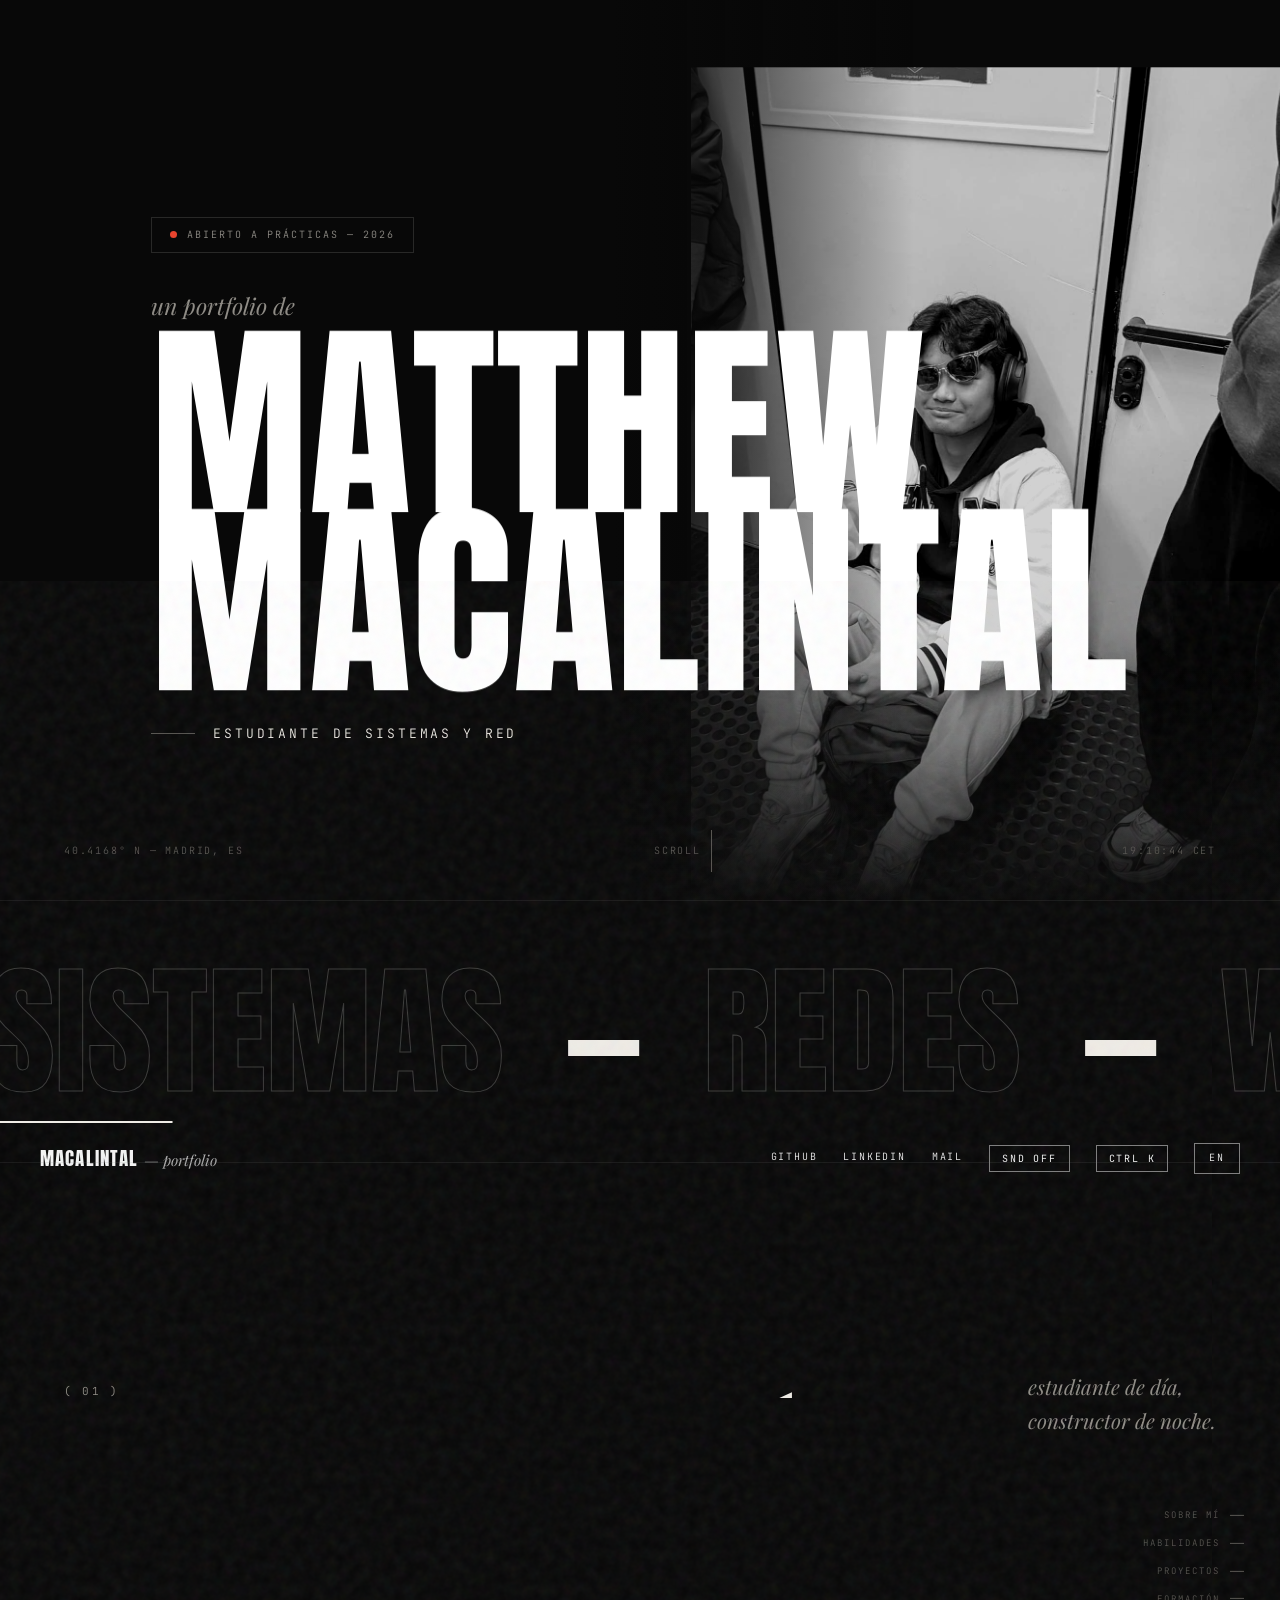
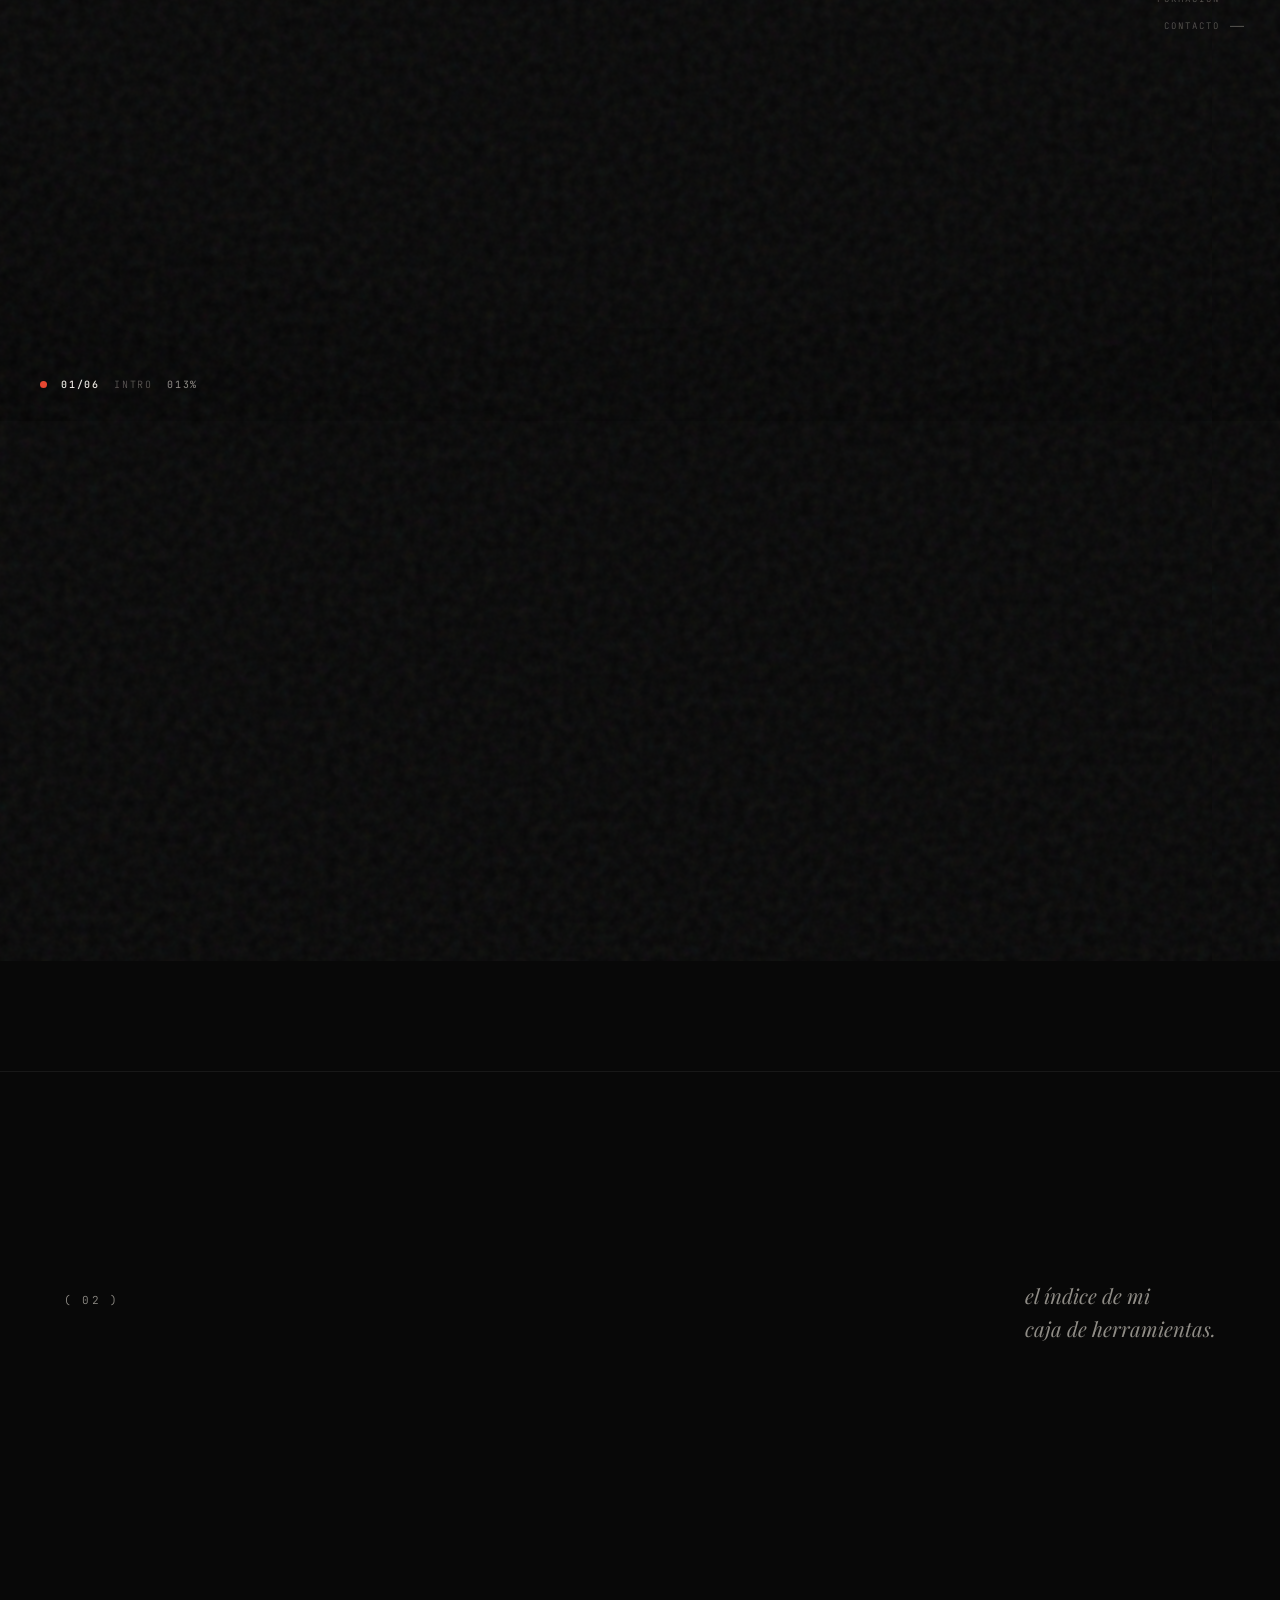
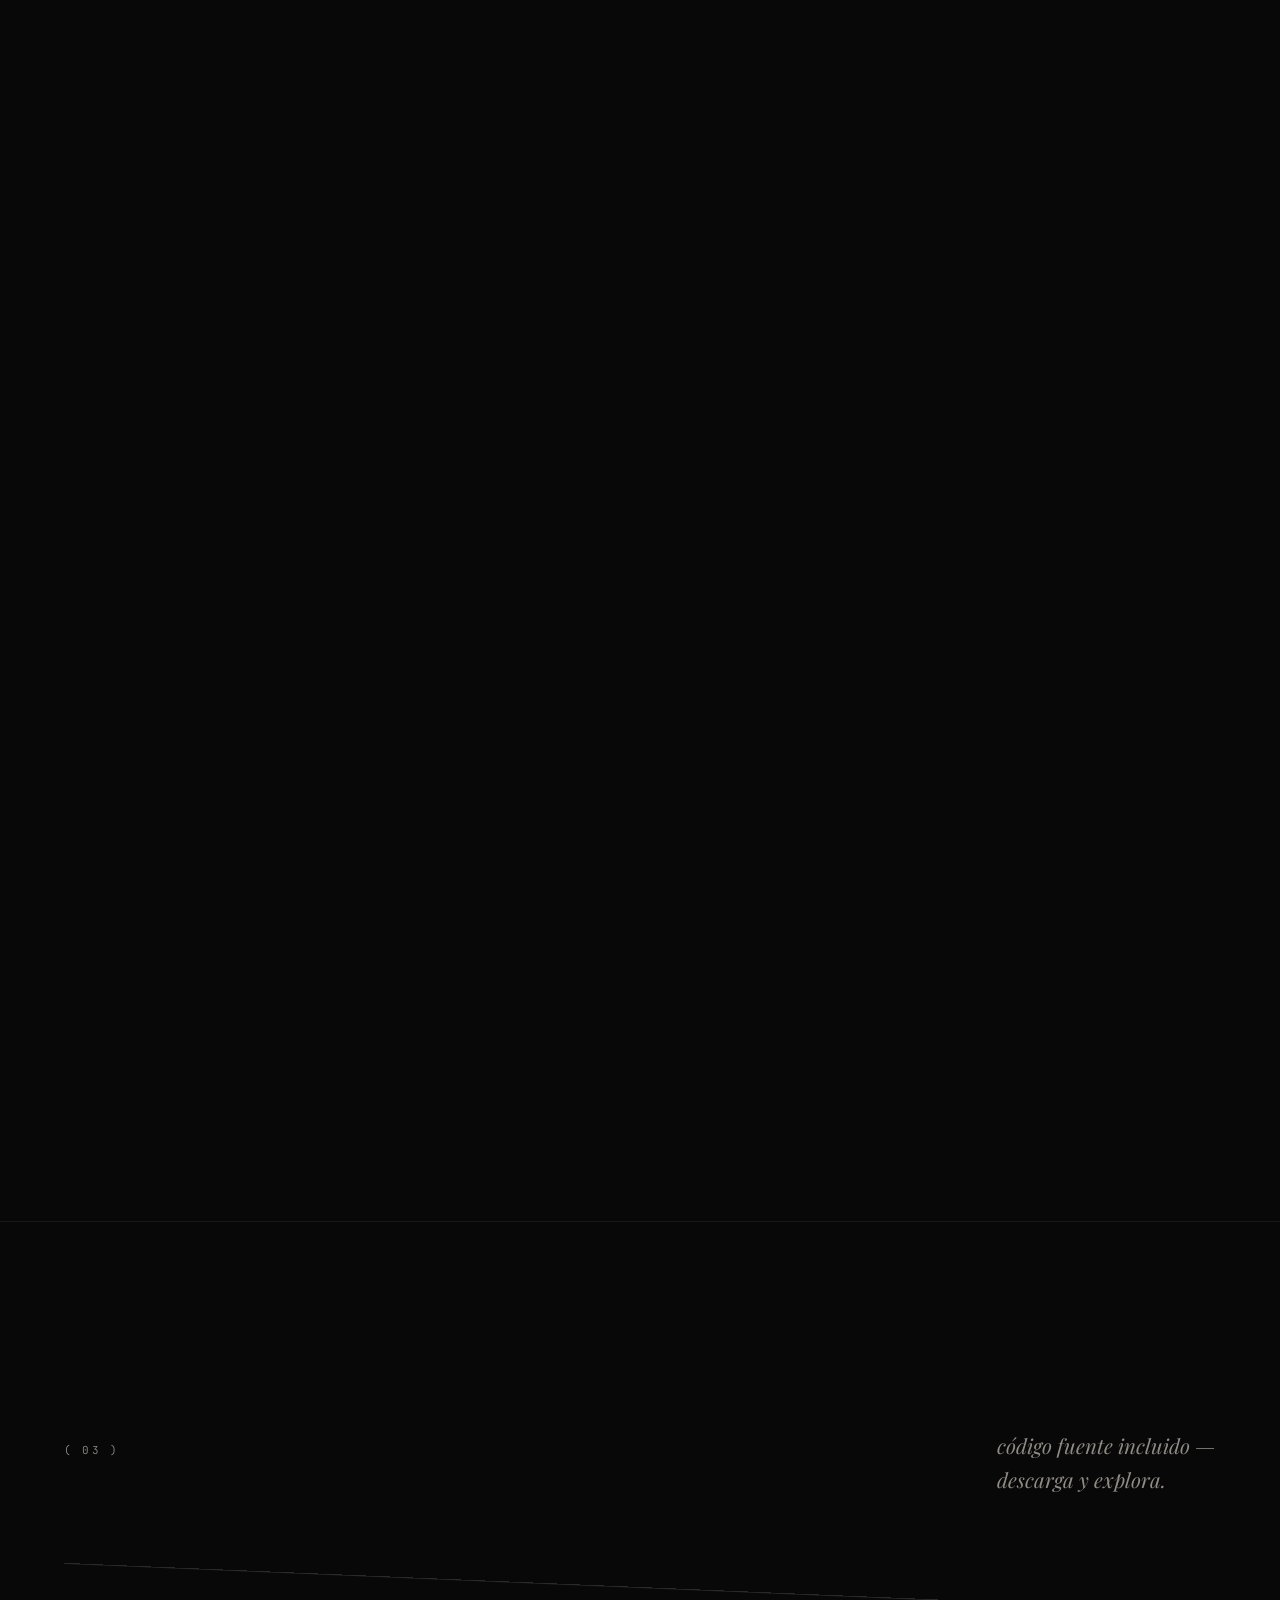
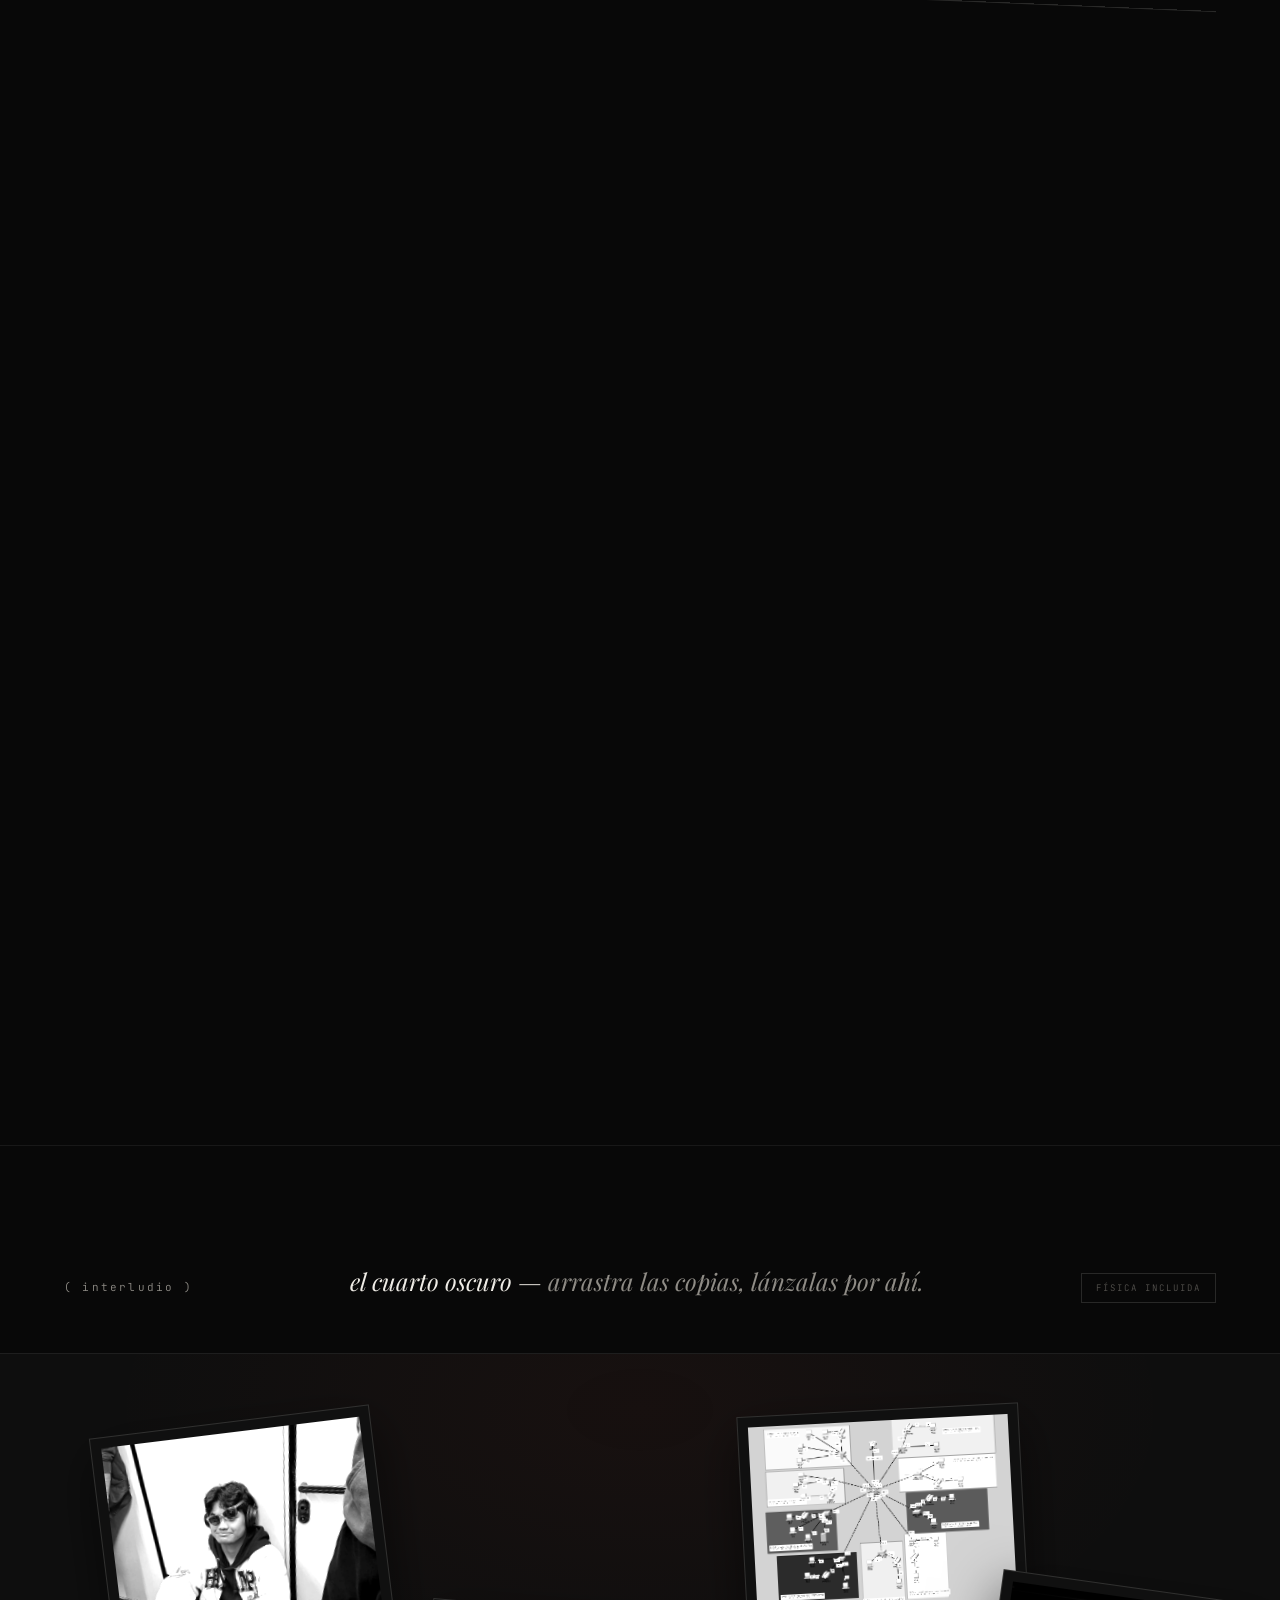
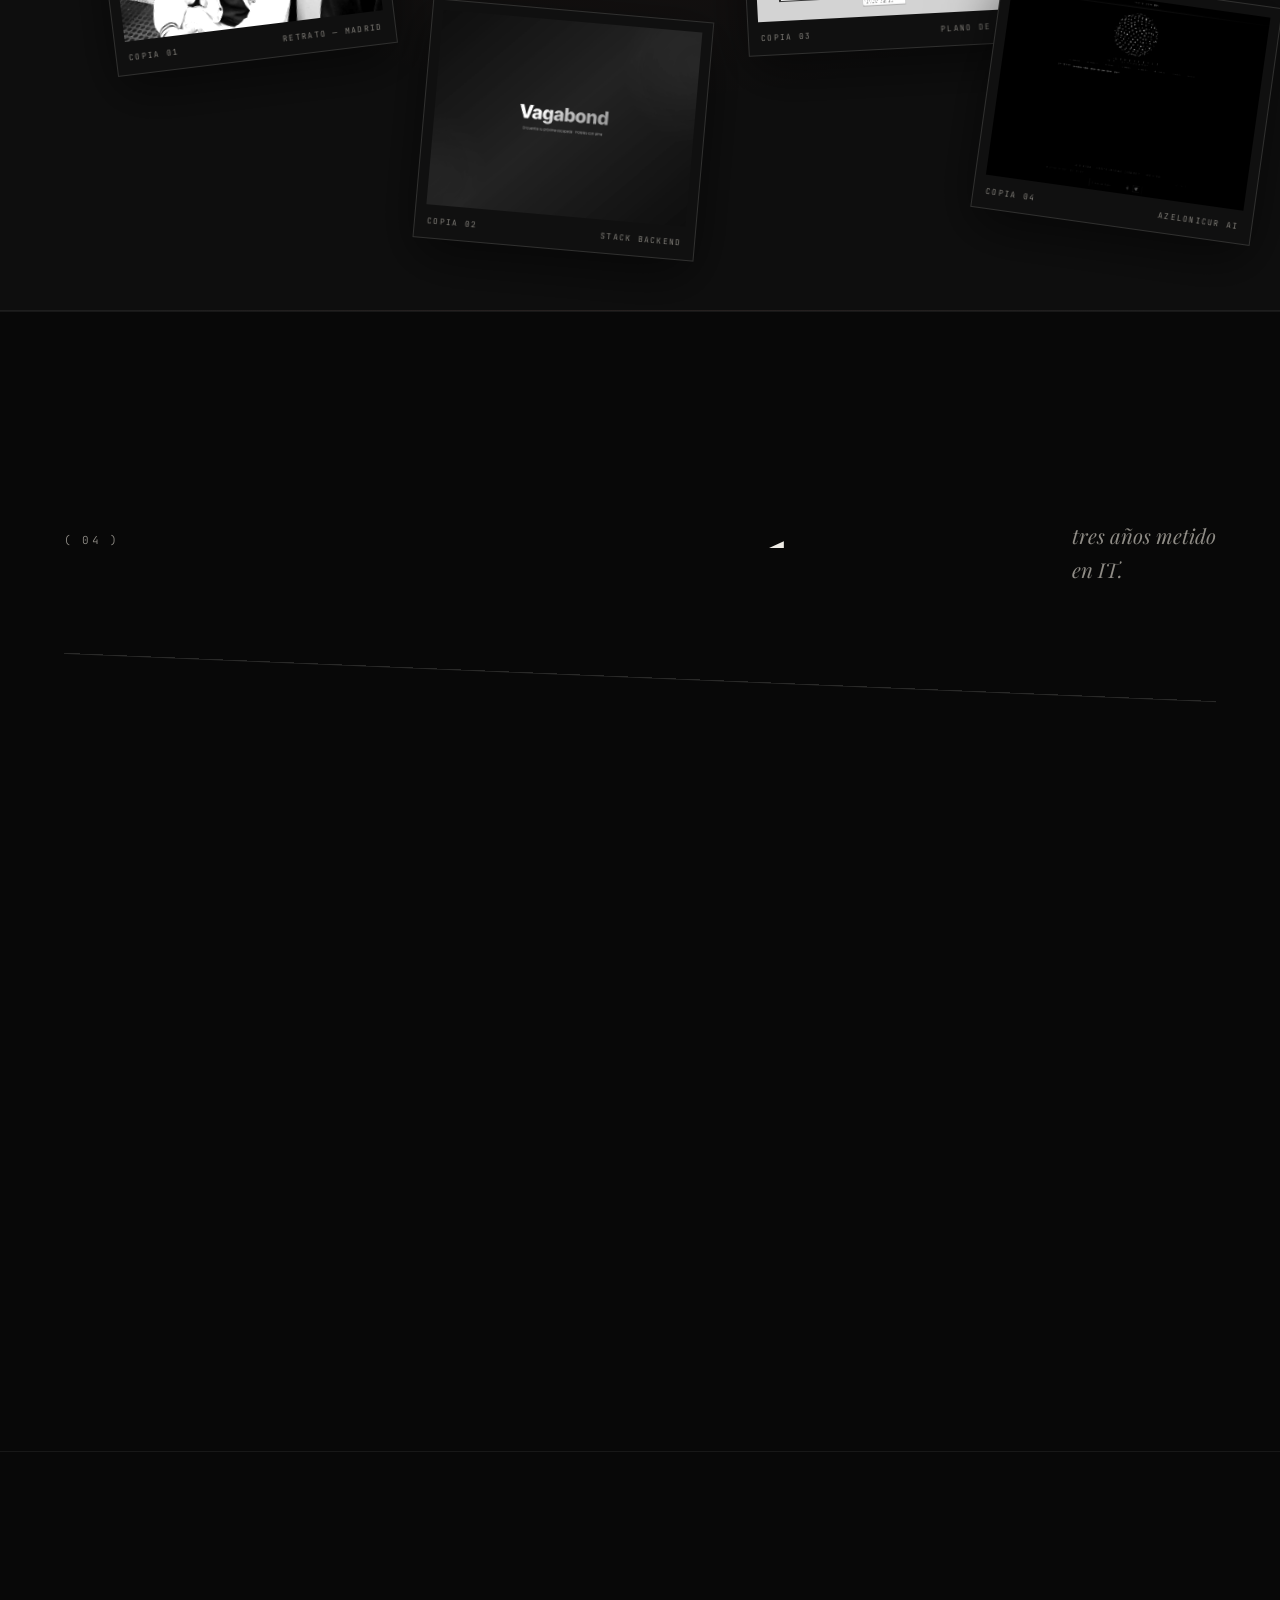
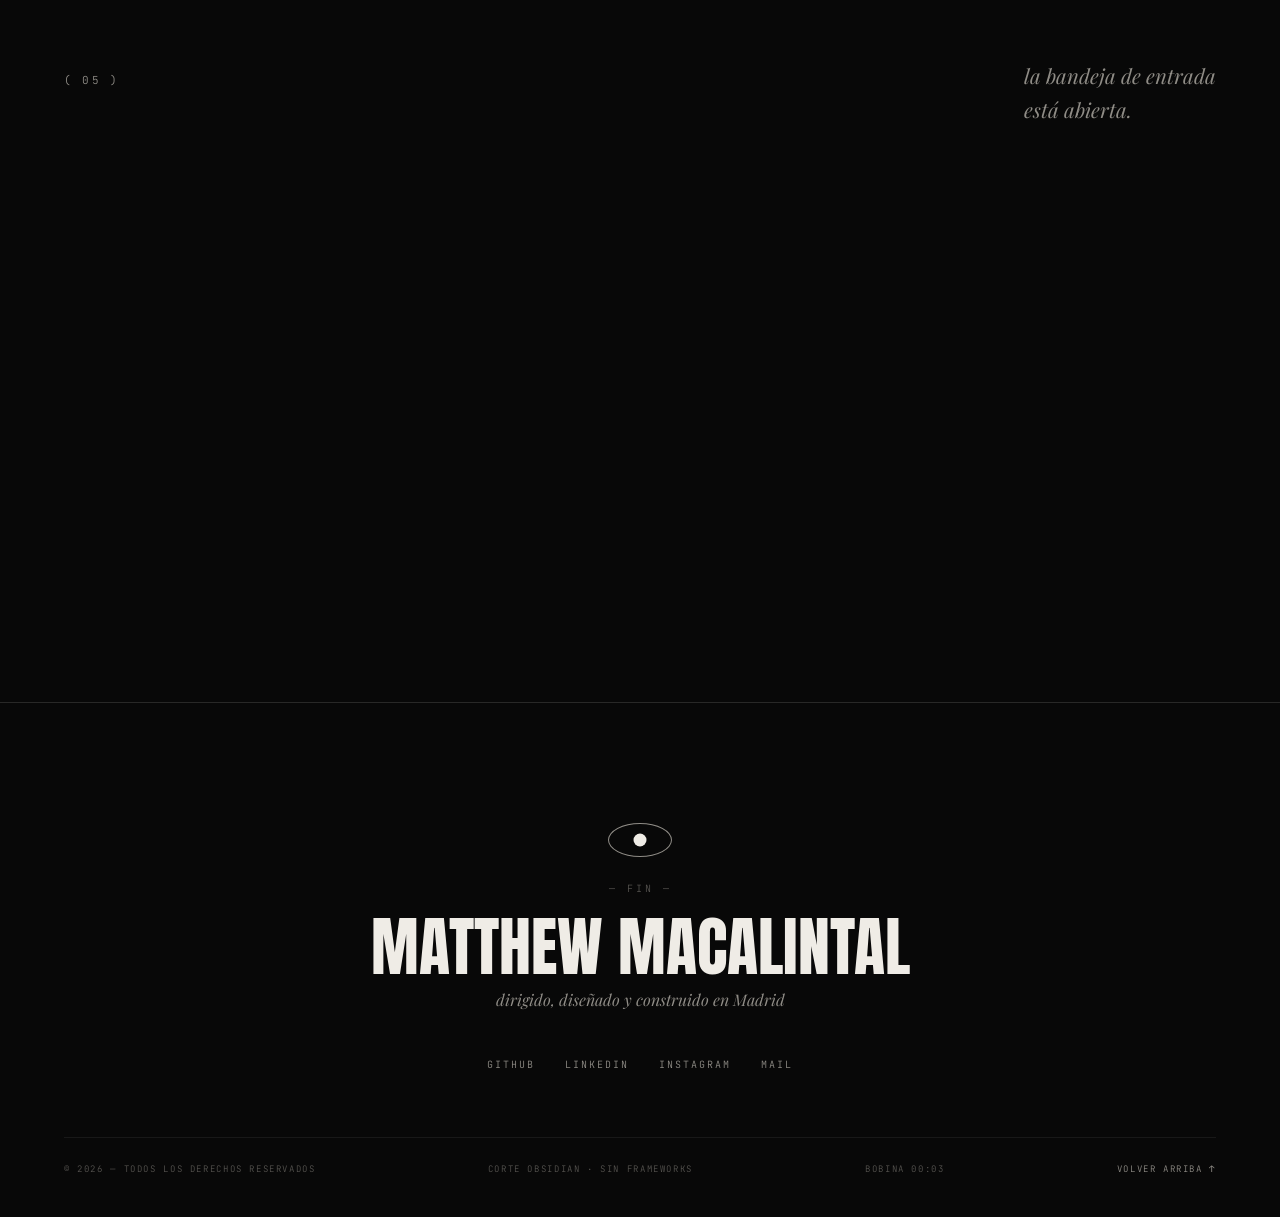
<file: spanish/about-es.html>
<!DOCTYPE html>
<html lang="es">
<head>
  <meta charset="UTF-8">
  <meta http-equiv="refresh" content="0; url=Main-es.html#about">
  <title>Sobre mí — Matthew Macalintal</title>
  <meta name="robots" content="noindex">
  <style>
    body { background: #080808; color: #efece6; font-family: monospace; display: grid; place-items: center; min-height: 100vh; margin: 0; letter-spacing: .1em; text-transform: uppercase; font-size: 12px; }
    a { color: inherit; }
  </style>
</head>
<body>
  <p>Cambio de bobina — <a href="Main-es.html#about">continuar a Sobre mí →</a></p>
</body>
</html>
</file>
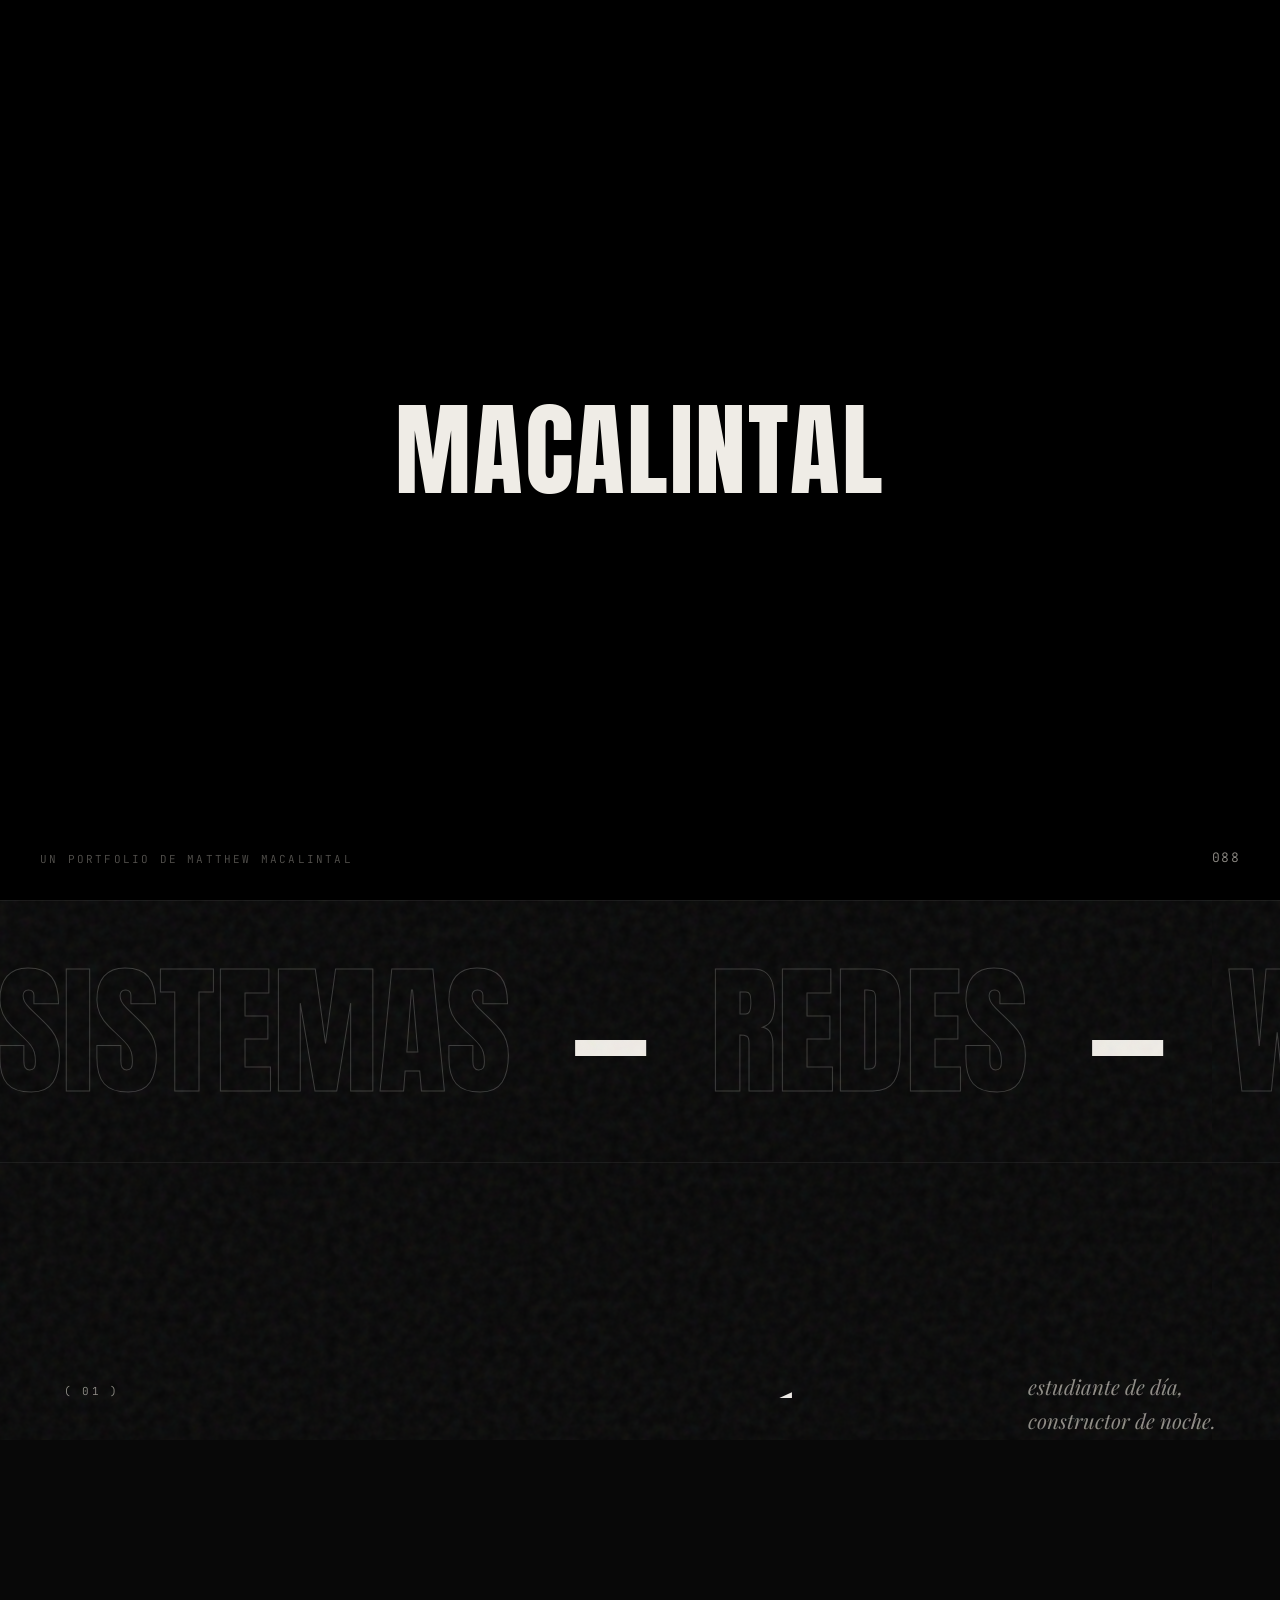
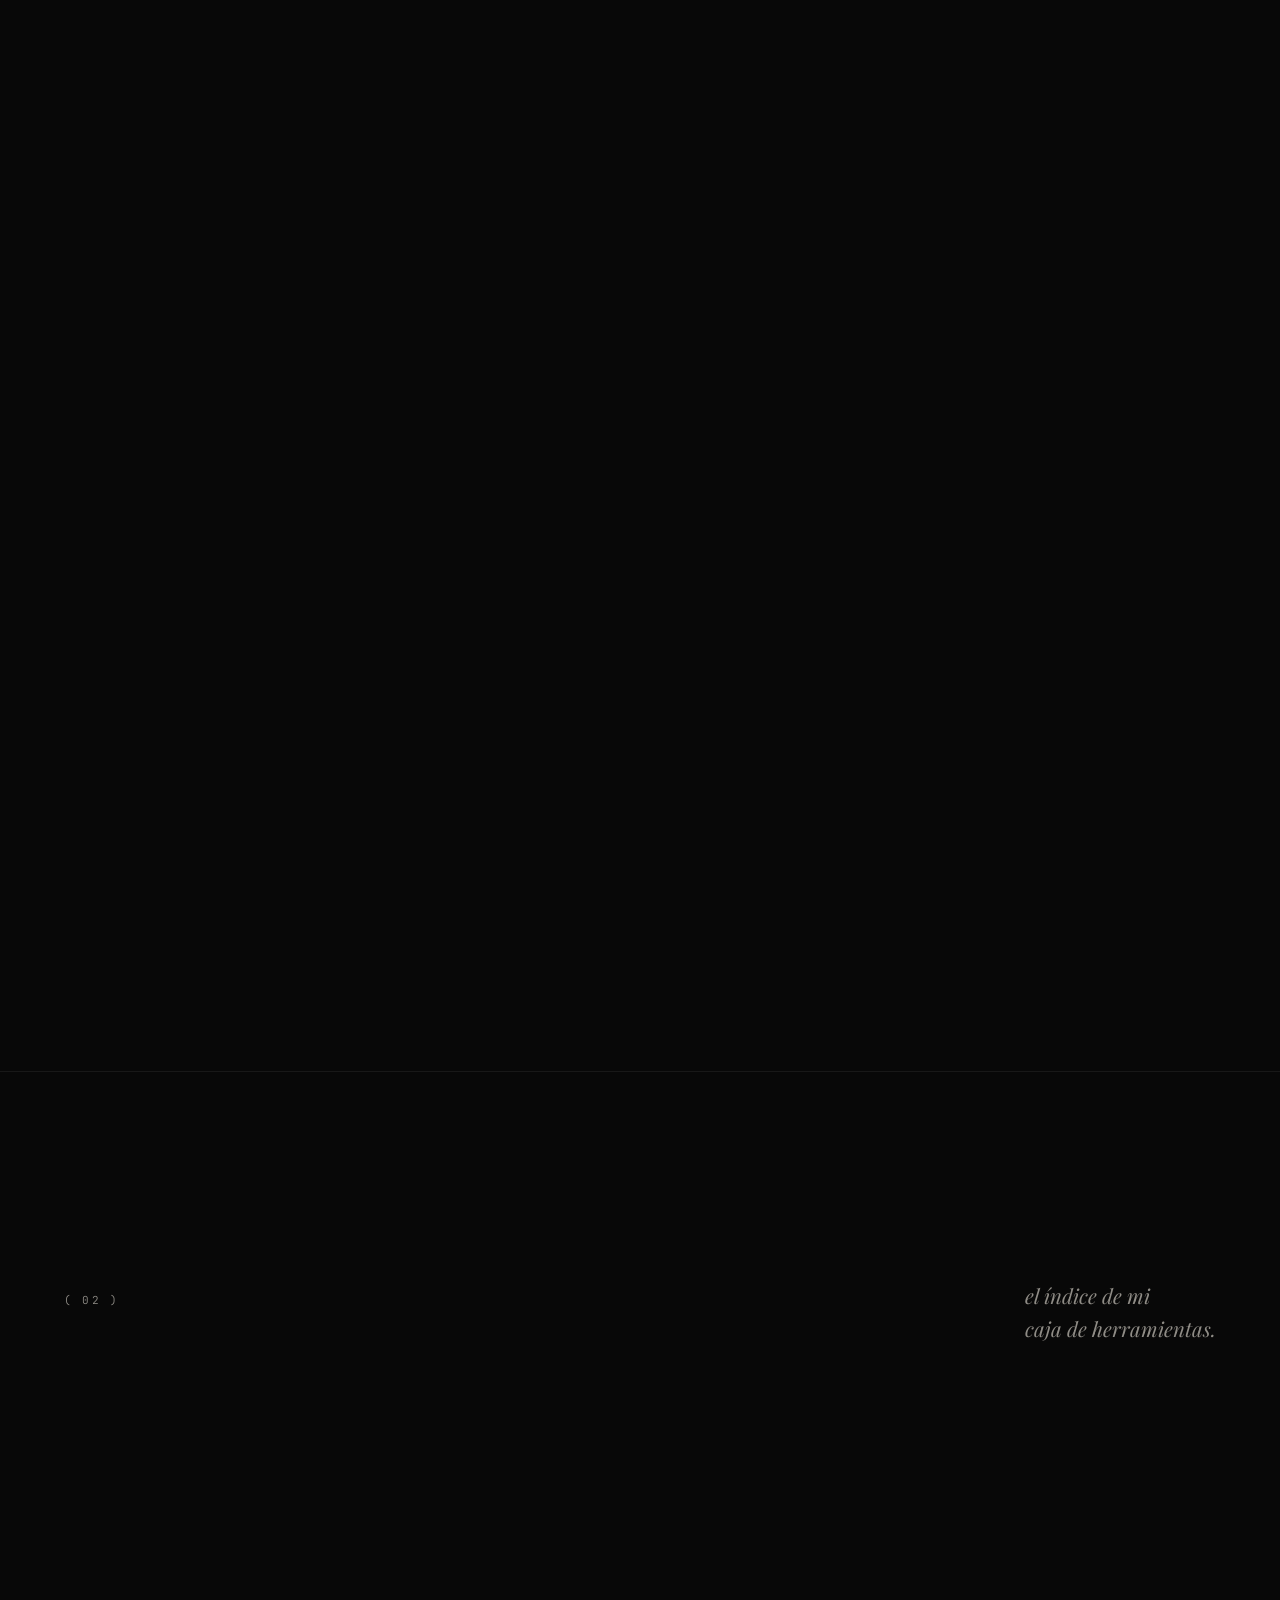
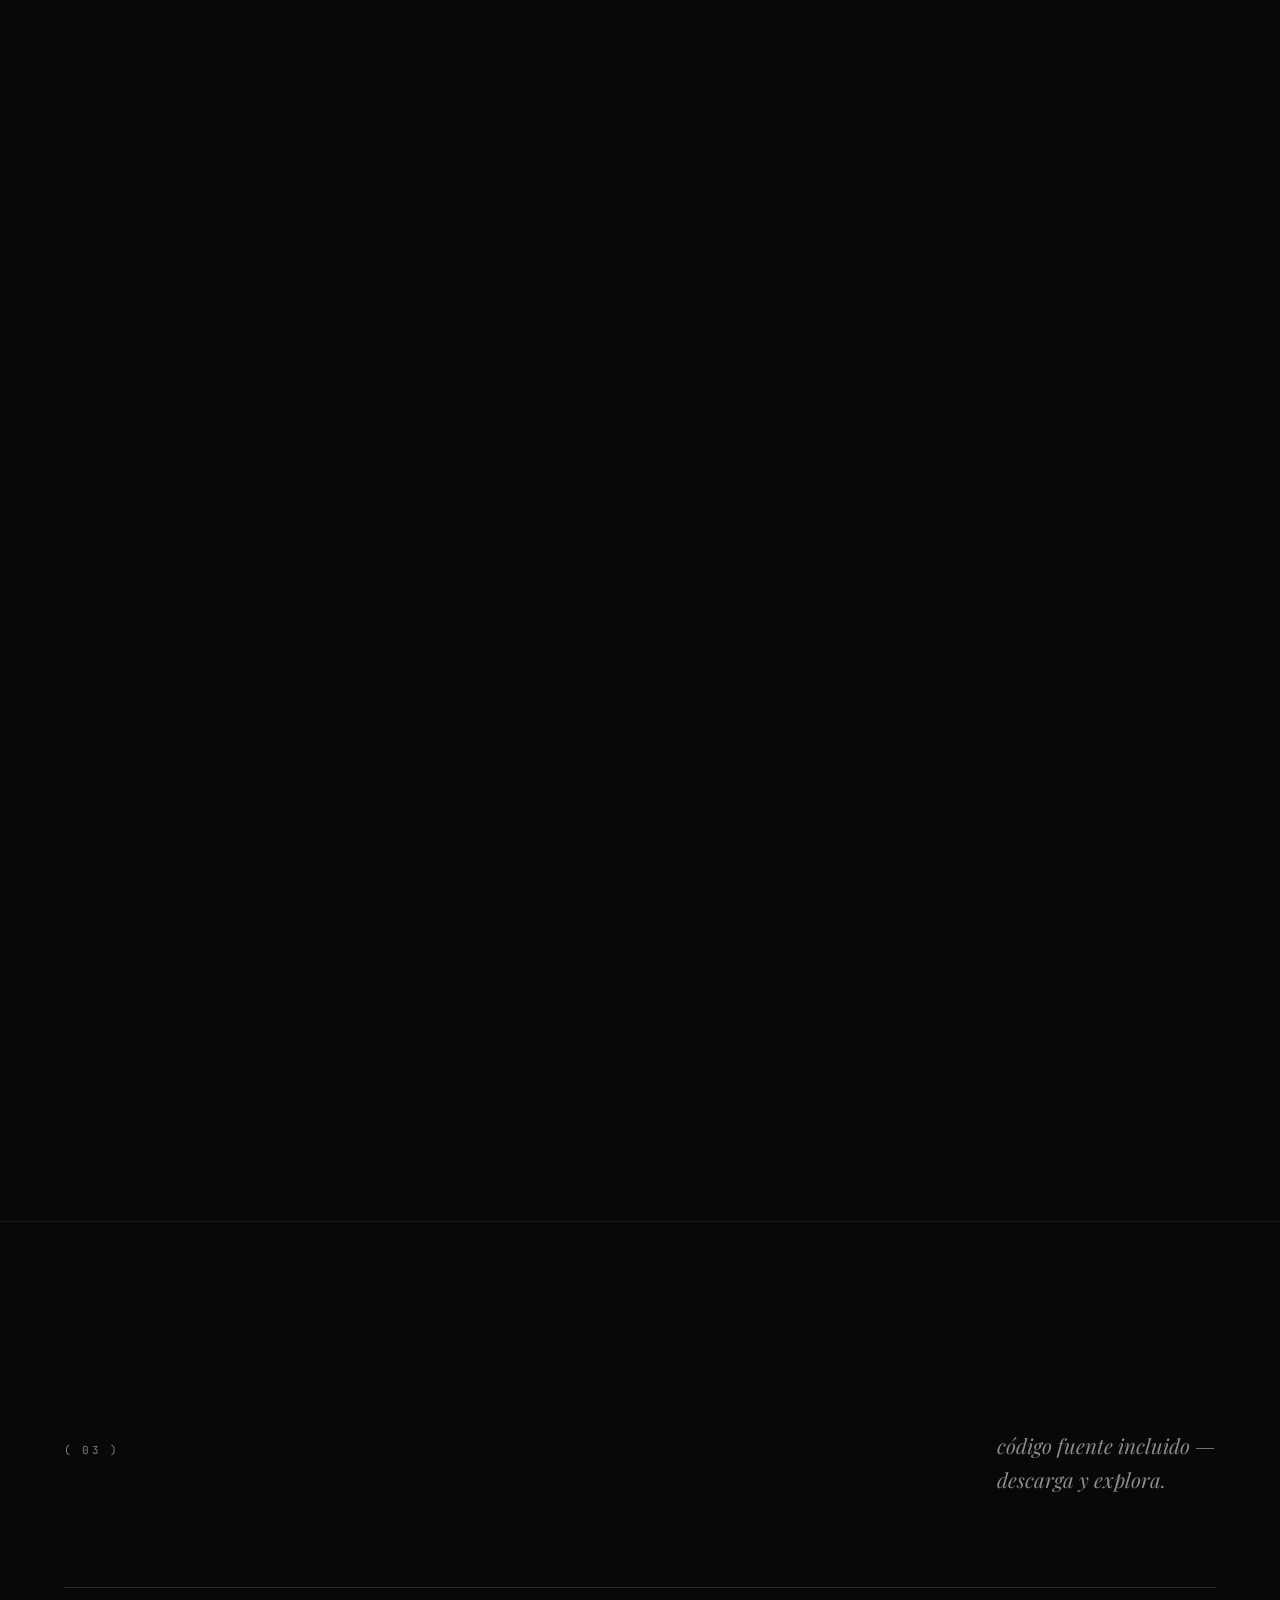
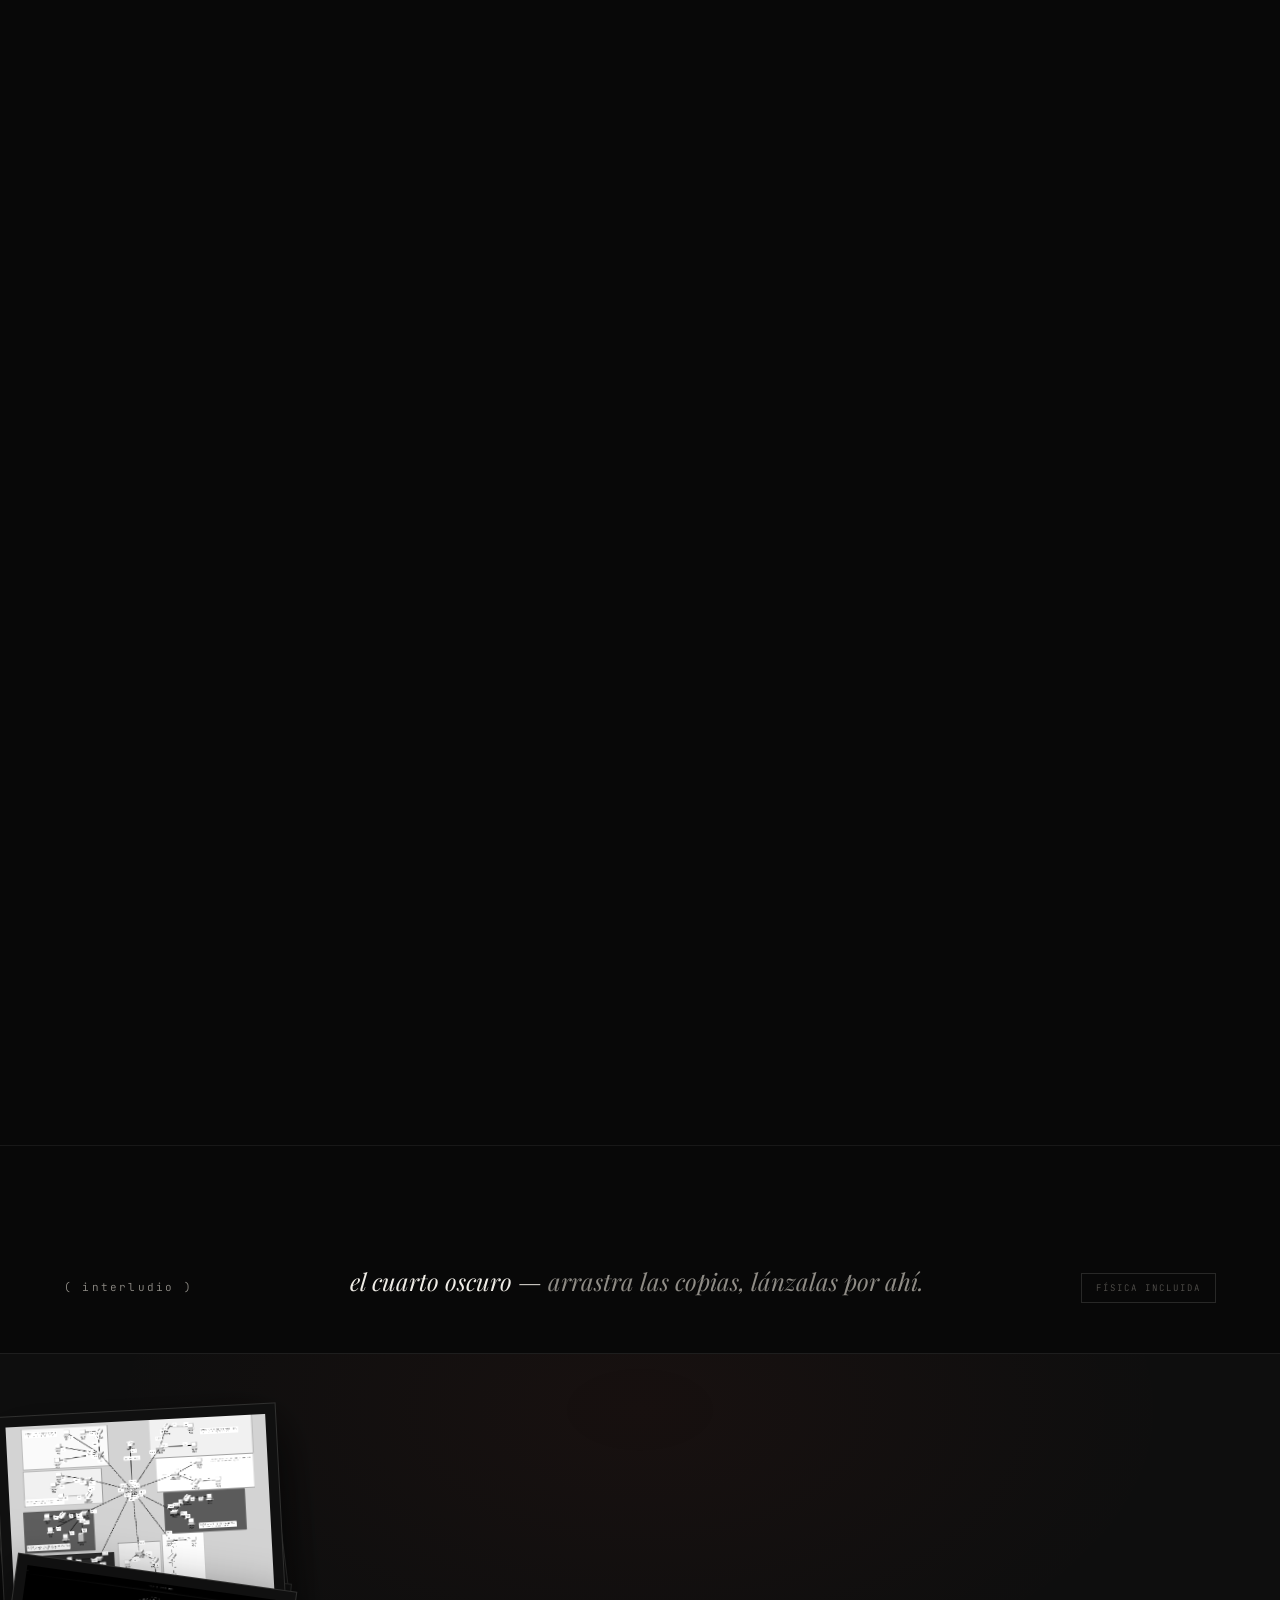
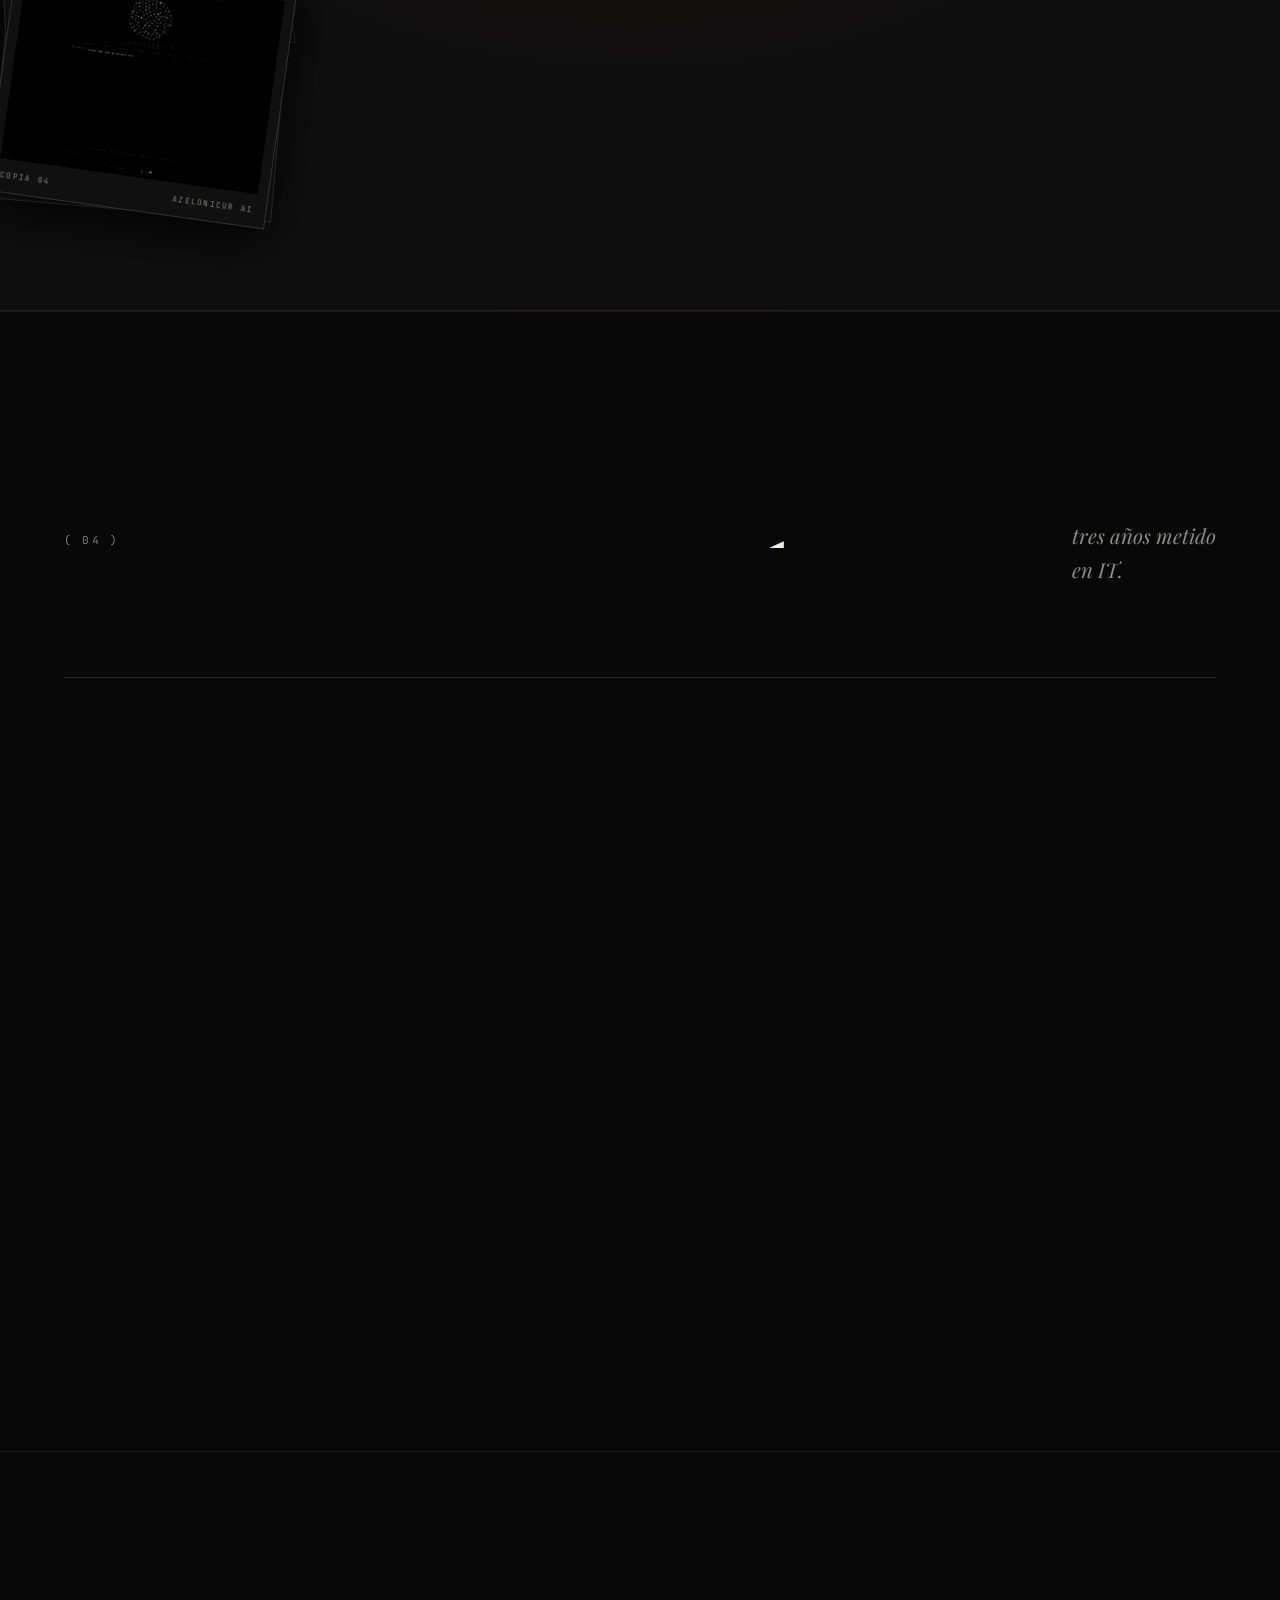
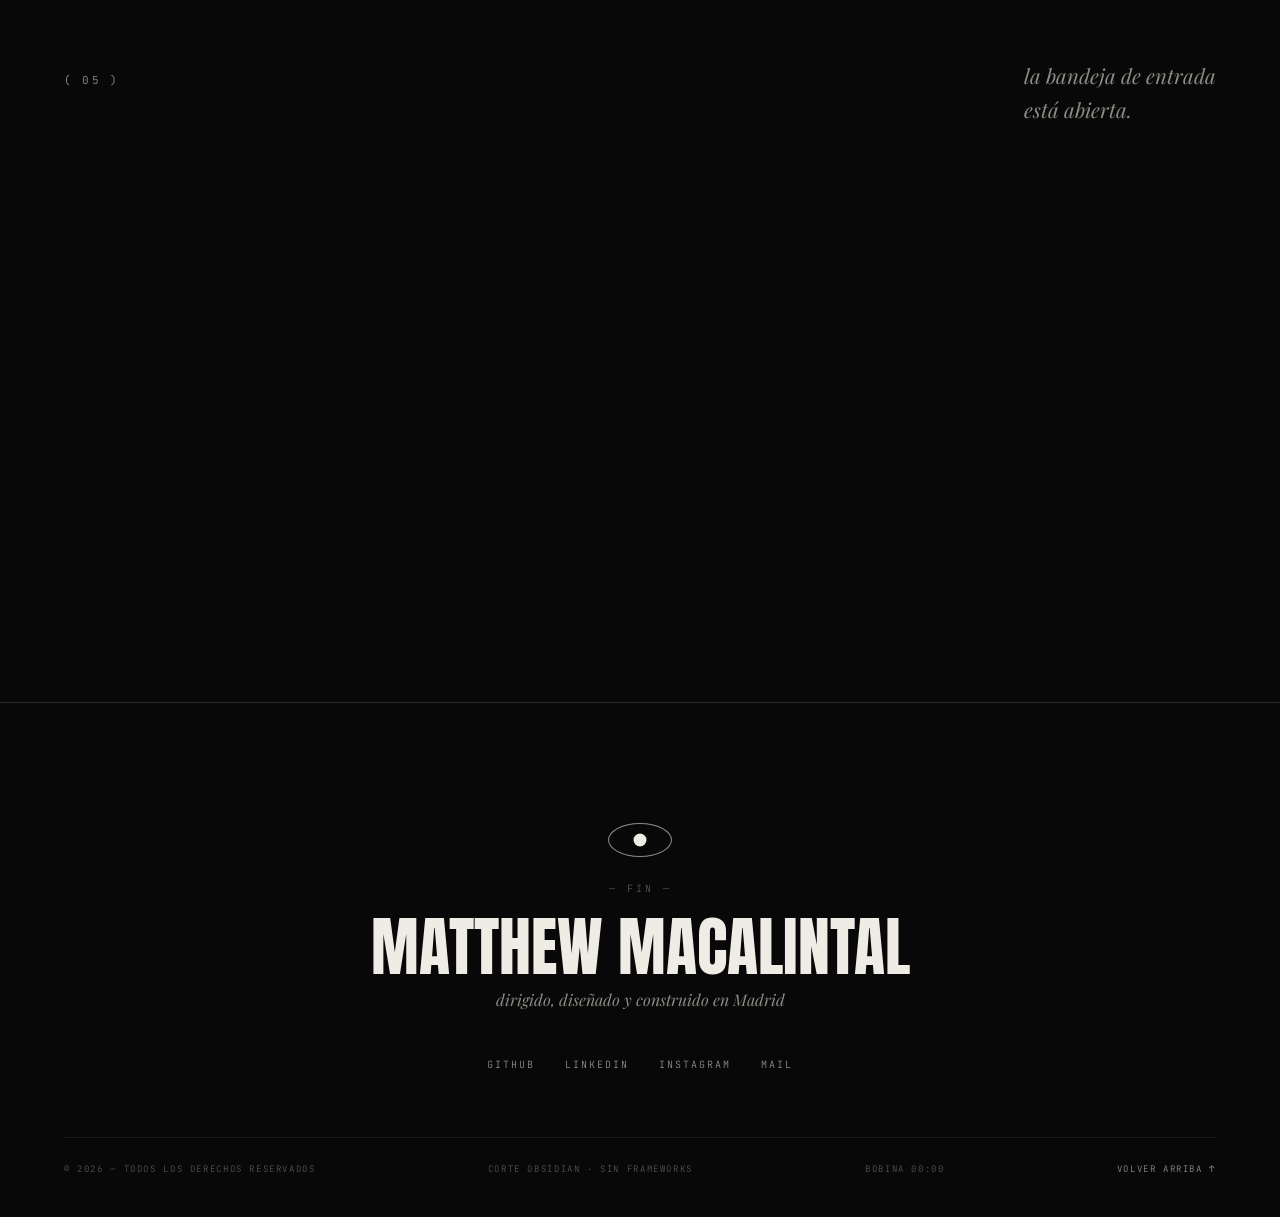
<file: spanish/contact-es.html>
<!DOCTYPE html>
<html lang="es">
<head>
  <meta charset="UTF-8">
  <meta http-equiv="refresh" content="0; url=Main-es.html#contact">
  <title>Contacto — Matthew Macalintal</title>
  <meta name="robots" content="noindex">
  <style>
    body { background: #080808; color: #efece6; font-family: monospace; display: grid; place-items: center; min-height: 100vh; margin: 0; letter-spacing: .1em; text-transform: uppercase; font-size: 12px; }
    a { color: inherit; }
  </style>
</head>
<body>
  <p>Cambio de bobina — <a href="Main-es.html#contact">continuar a Contacto →</a></p>
</body>
</html>
</file>
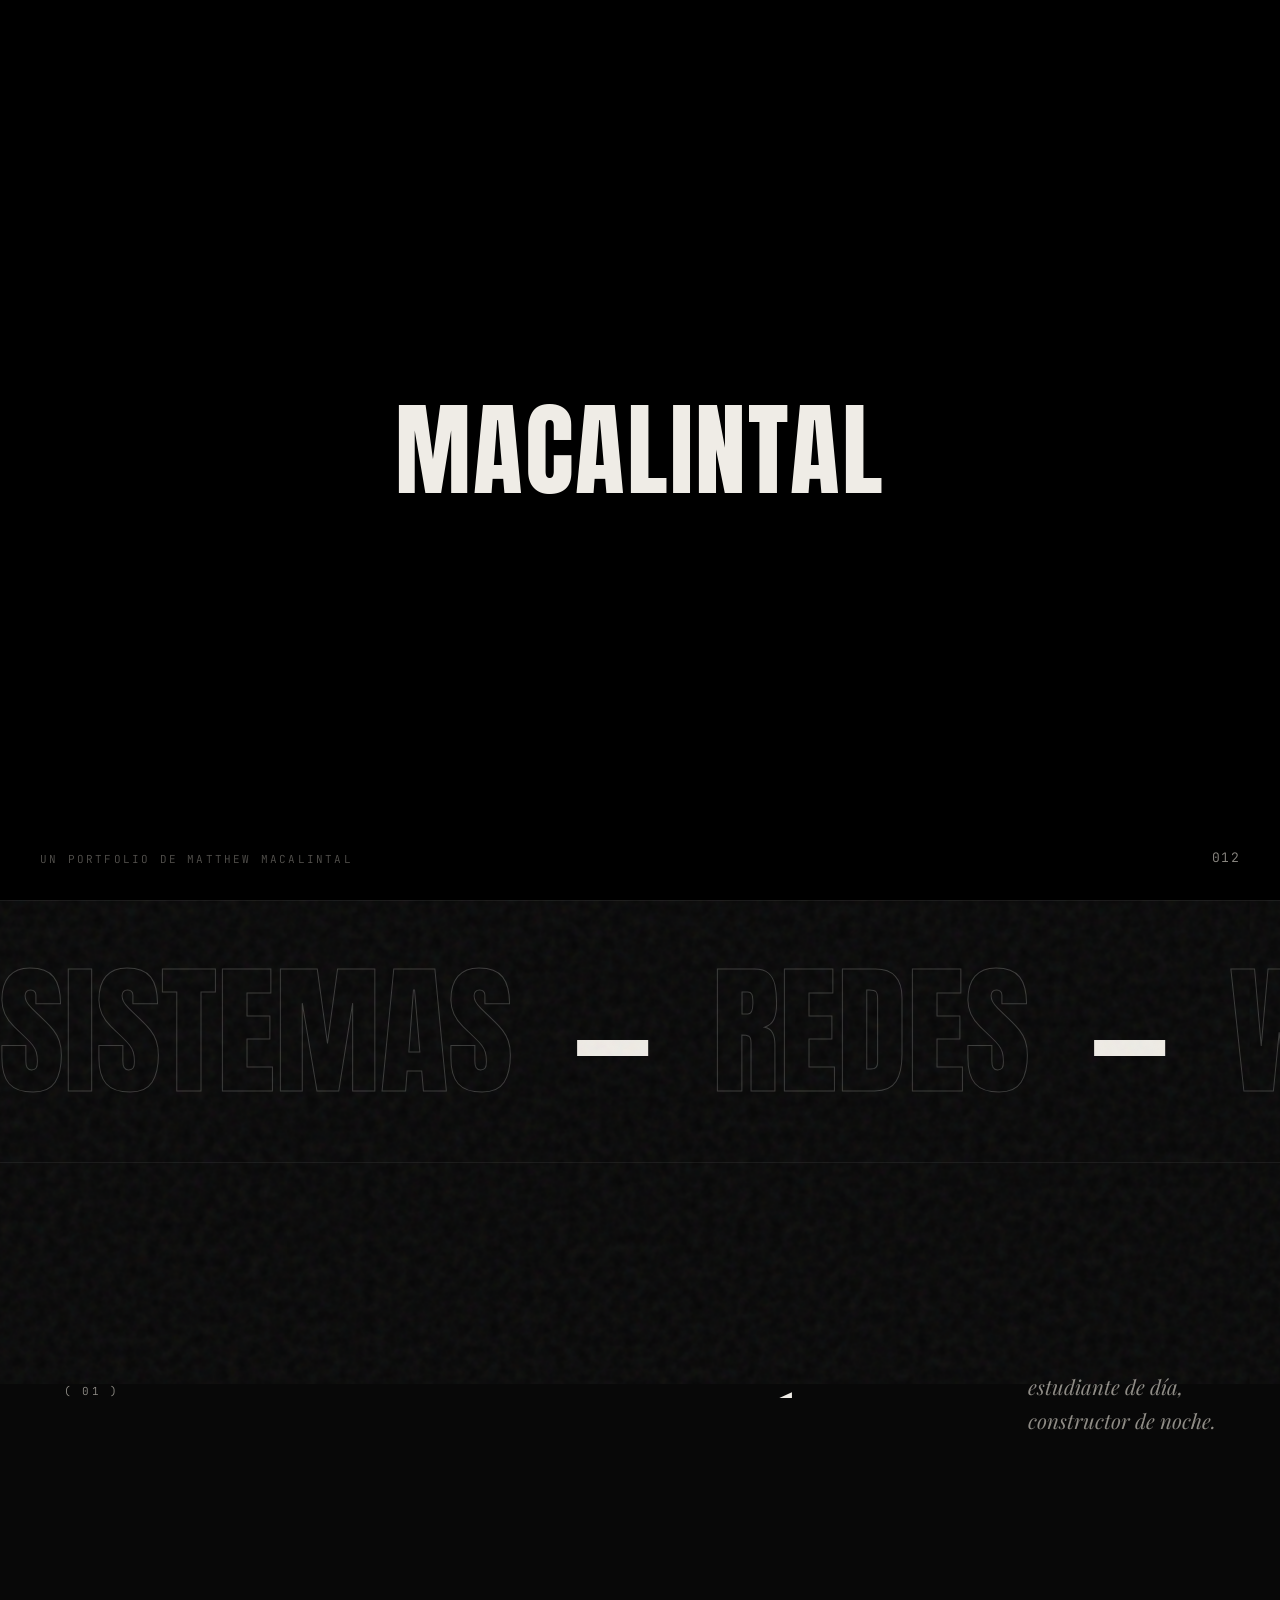
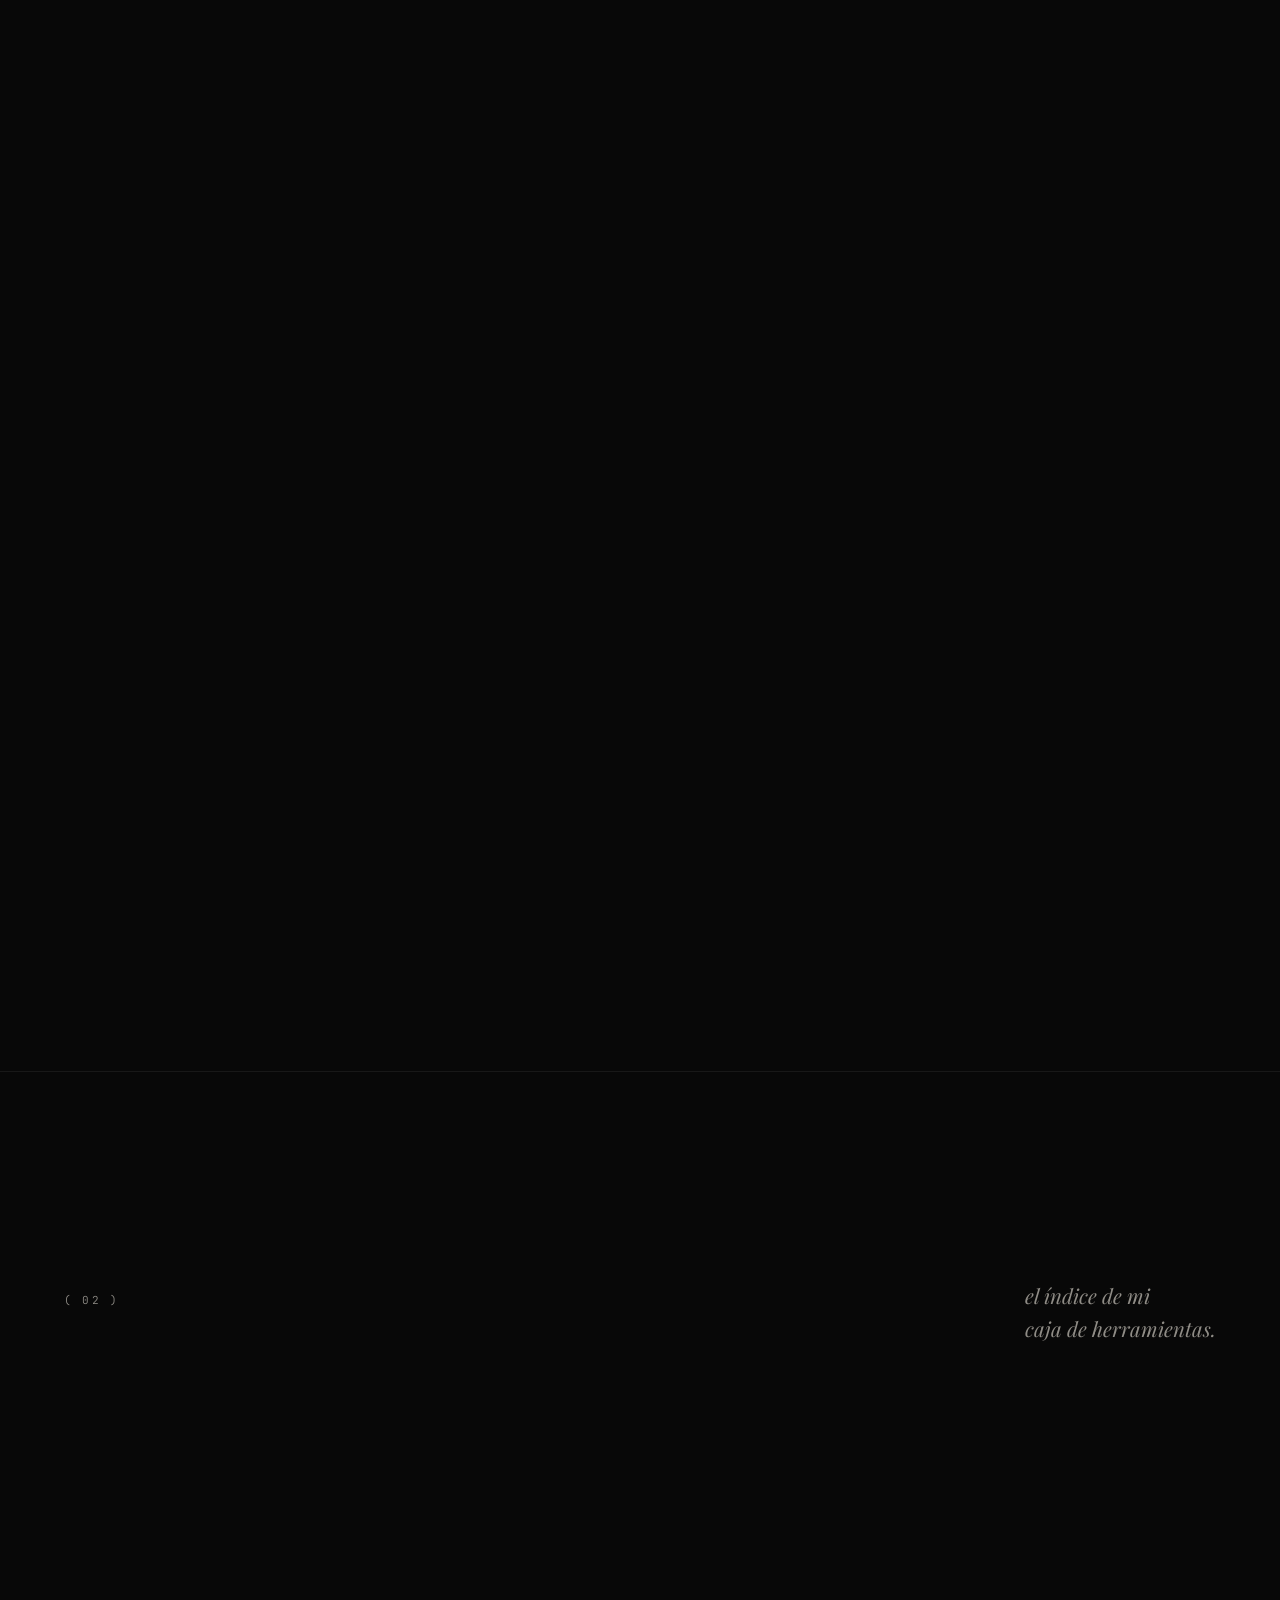
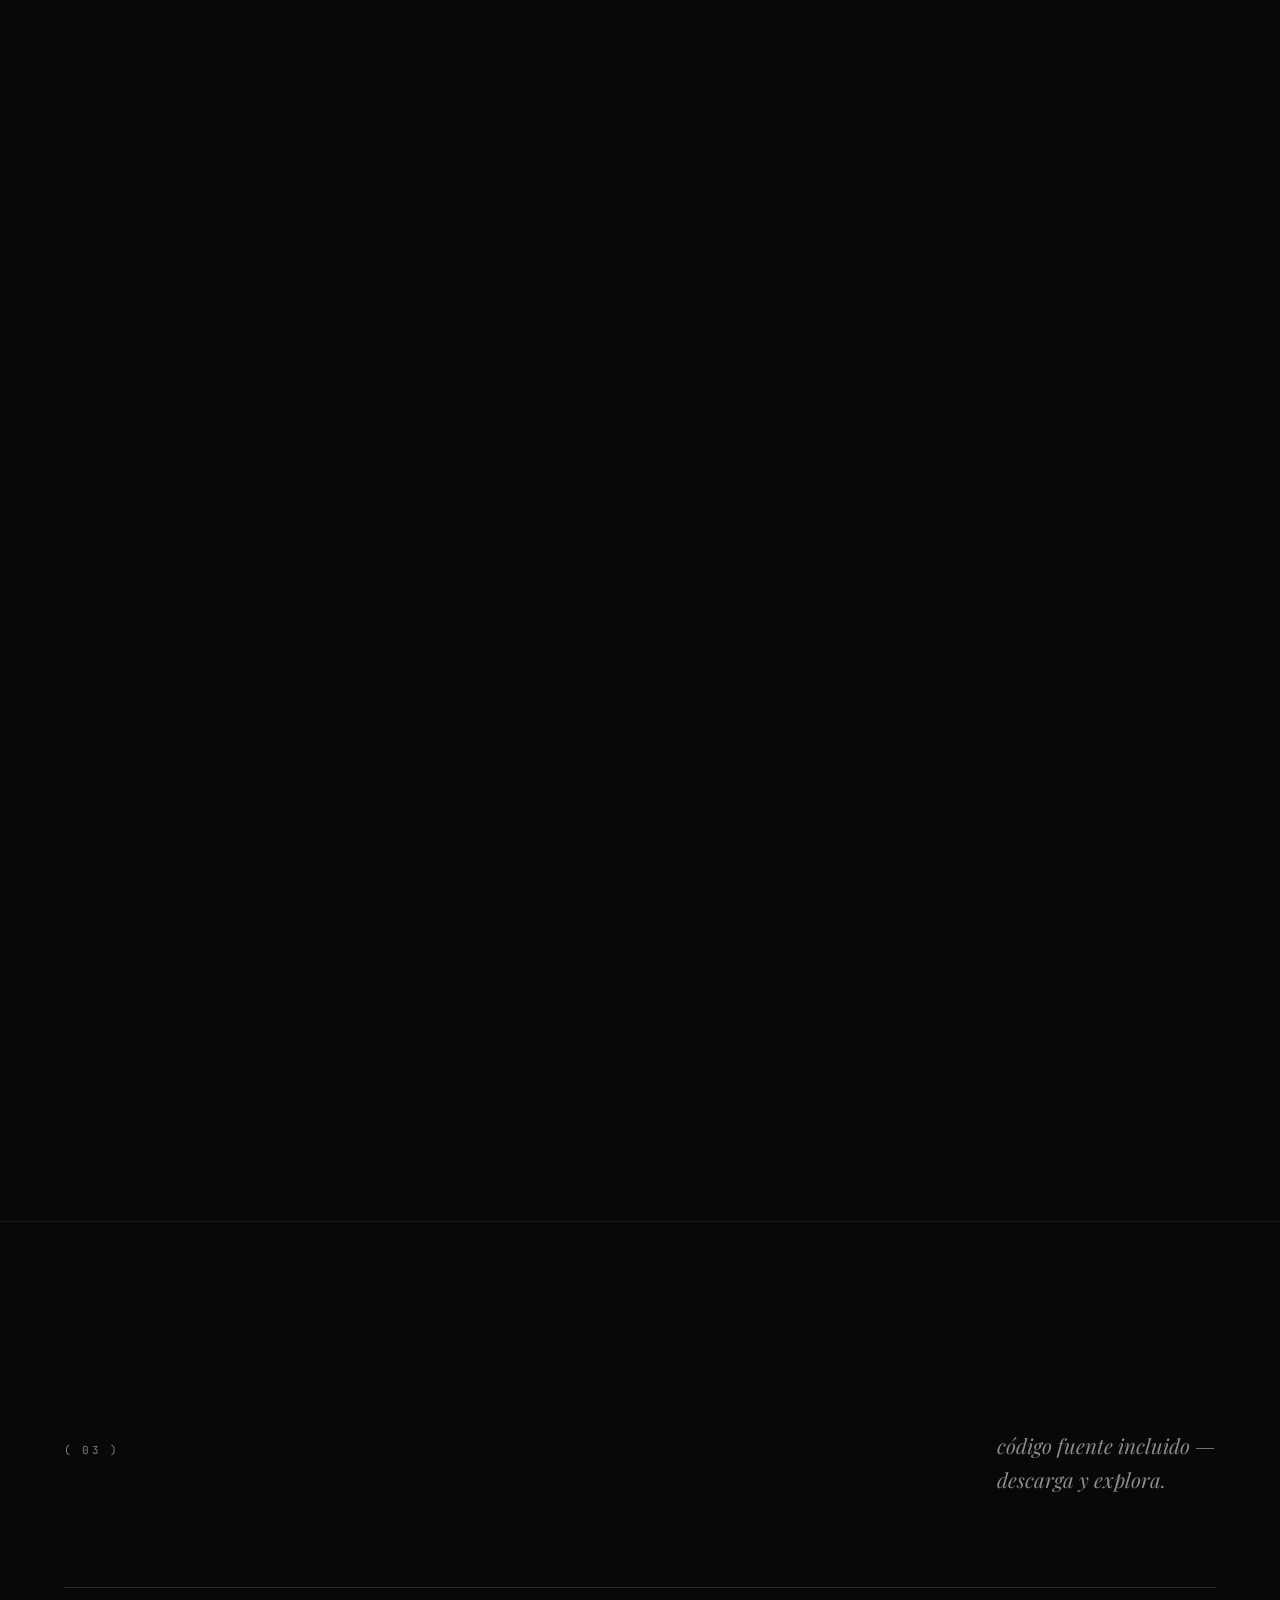
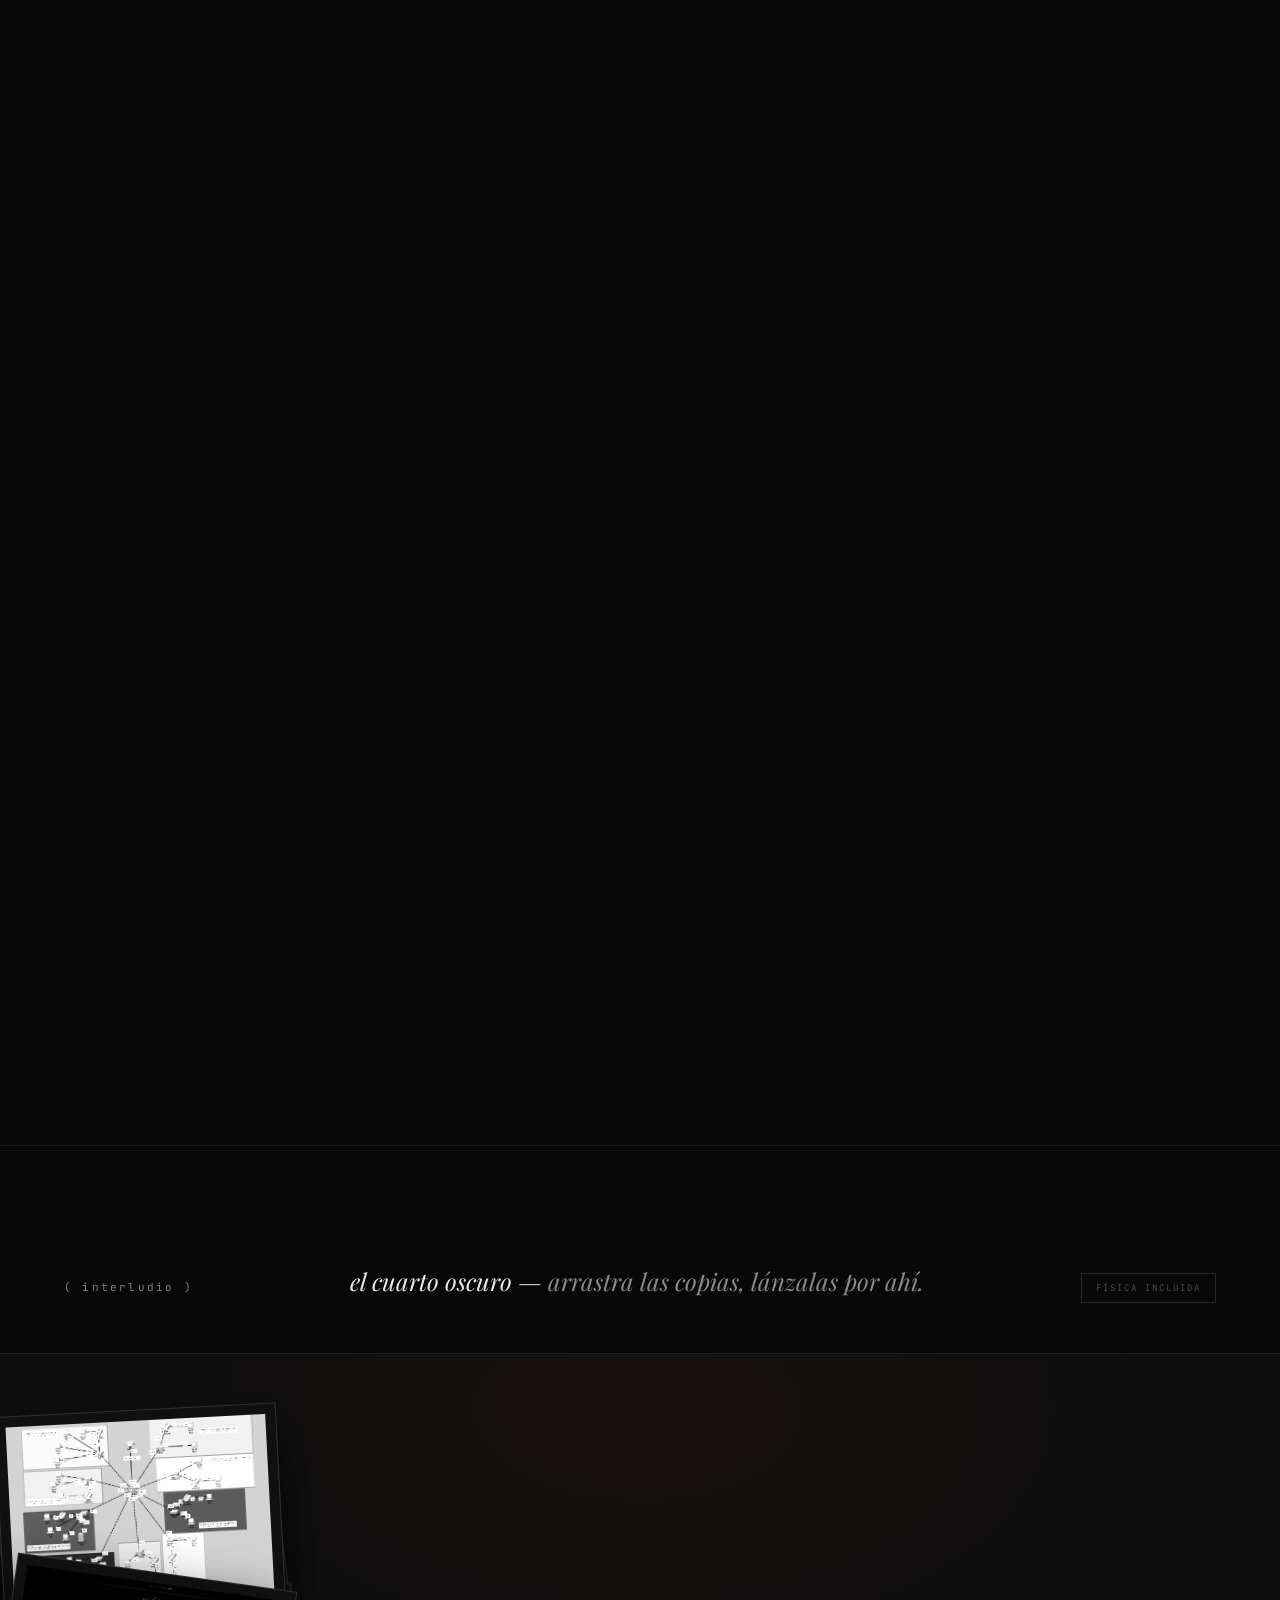
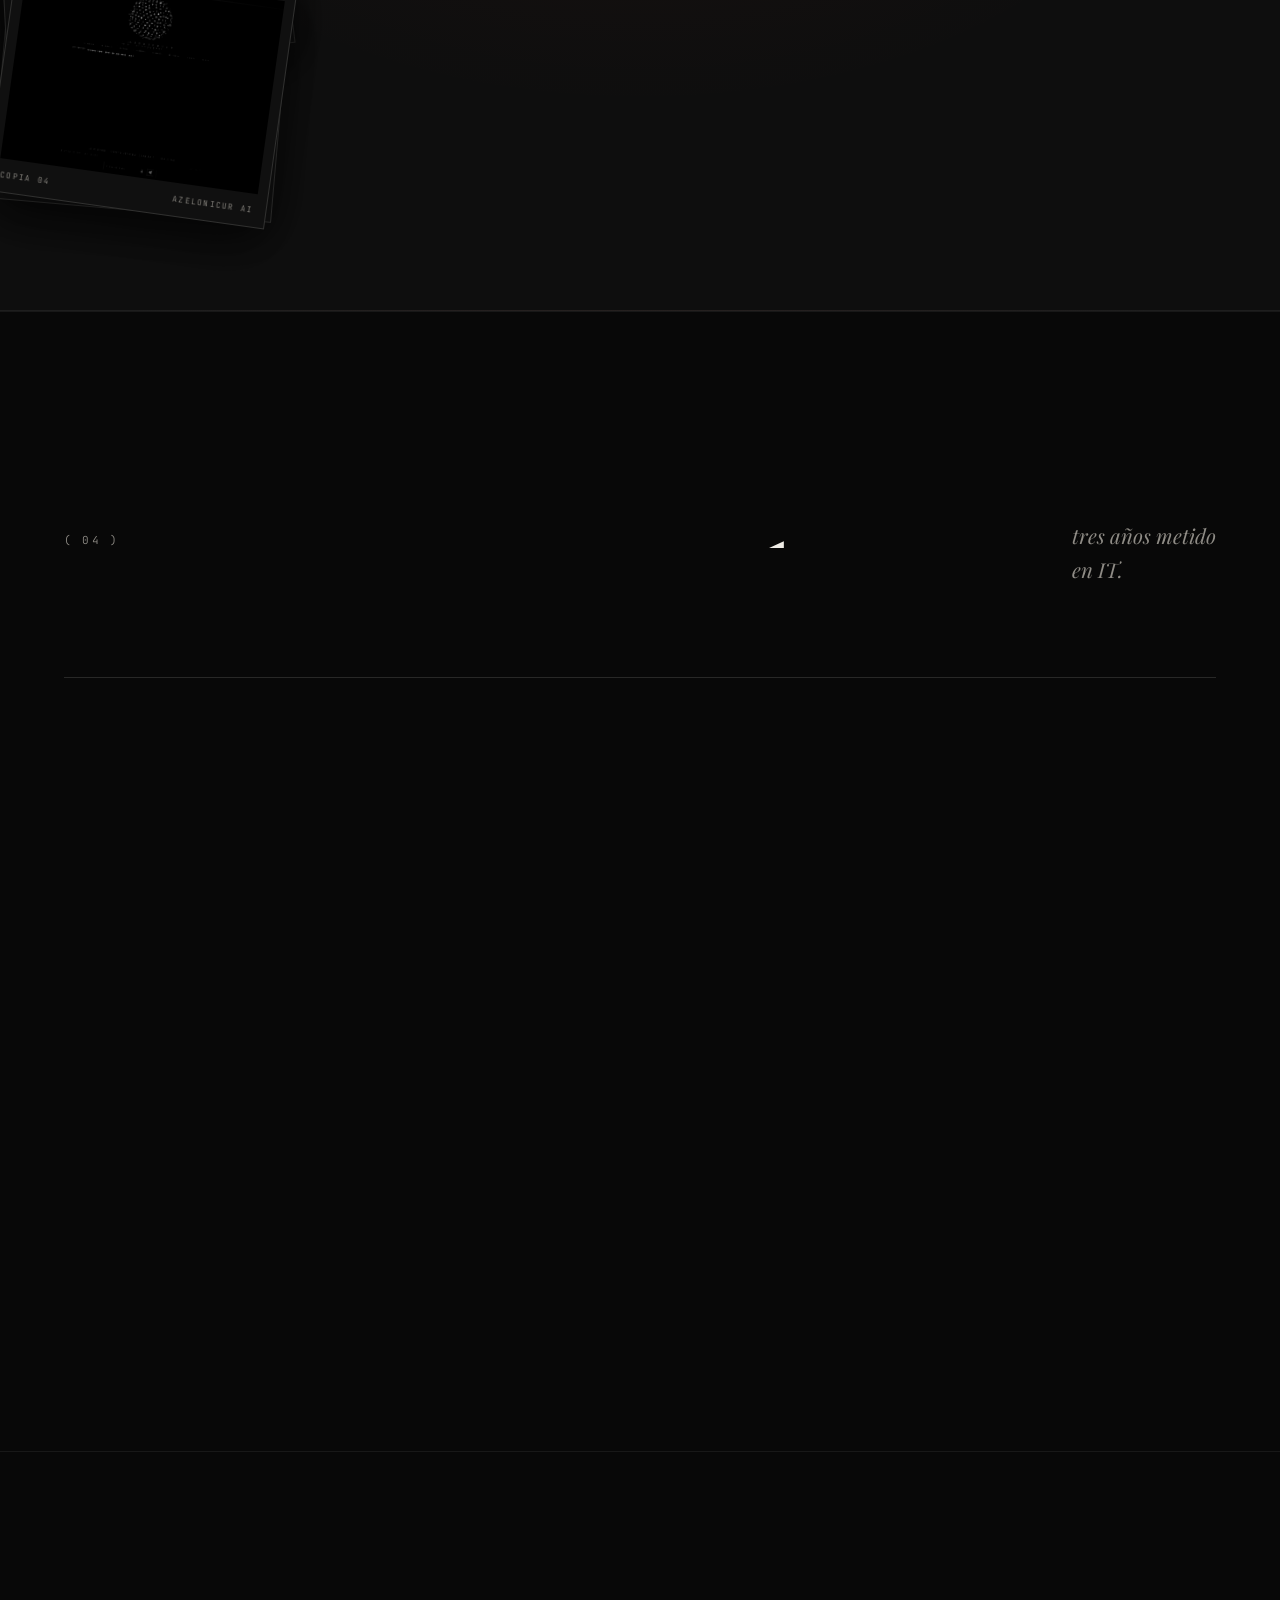
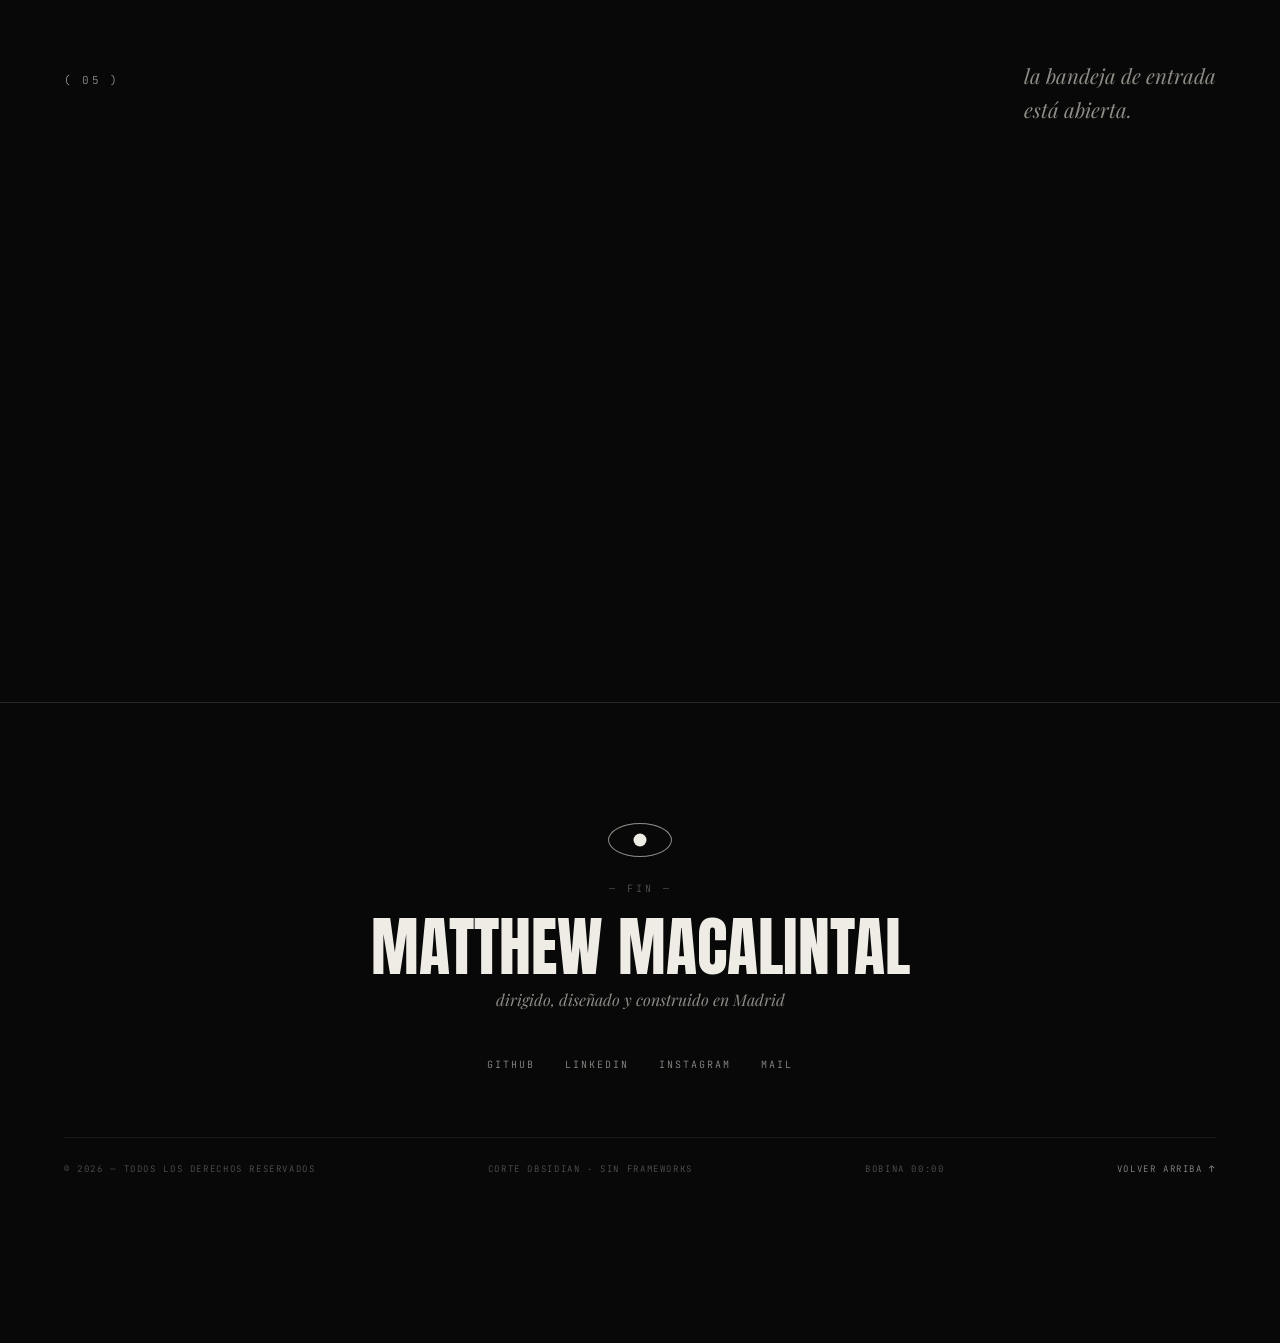
<file: spanish/education-es.html>
<!DOCTYPE html>
<html lang="es">
<head>
  <meta charset="UTF-8">
  <meta http-equiv="refresh" content="0; url=Main-es.html#education">
  <title>Formación — Matthew Macalintal</title>
  <meta name="robots" content="noindex">
  <style>
    body { background: #080808; color: #efece6; font-family: monospace; display: grid; place-items: center; min-height: 100vh; margin: 0; letter-spacing: .1em; text-transform: uppercase; font-size: 12px; }
    a { color: inherit; }
  </style>
</head>
<body>
  <p>Cambio de bobina — <a href="Main-es.html#education">continuar a Formación →</a></p>
</body>
</html>
</file>
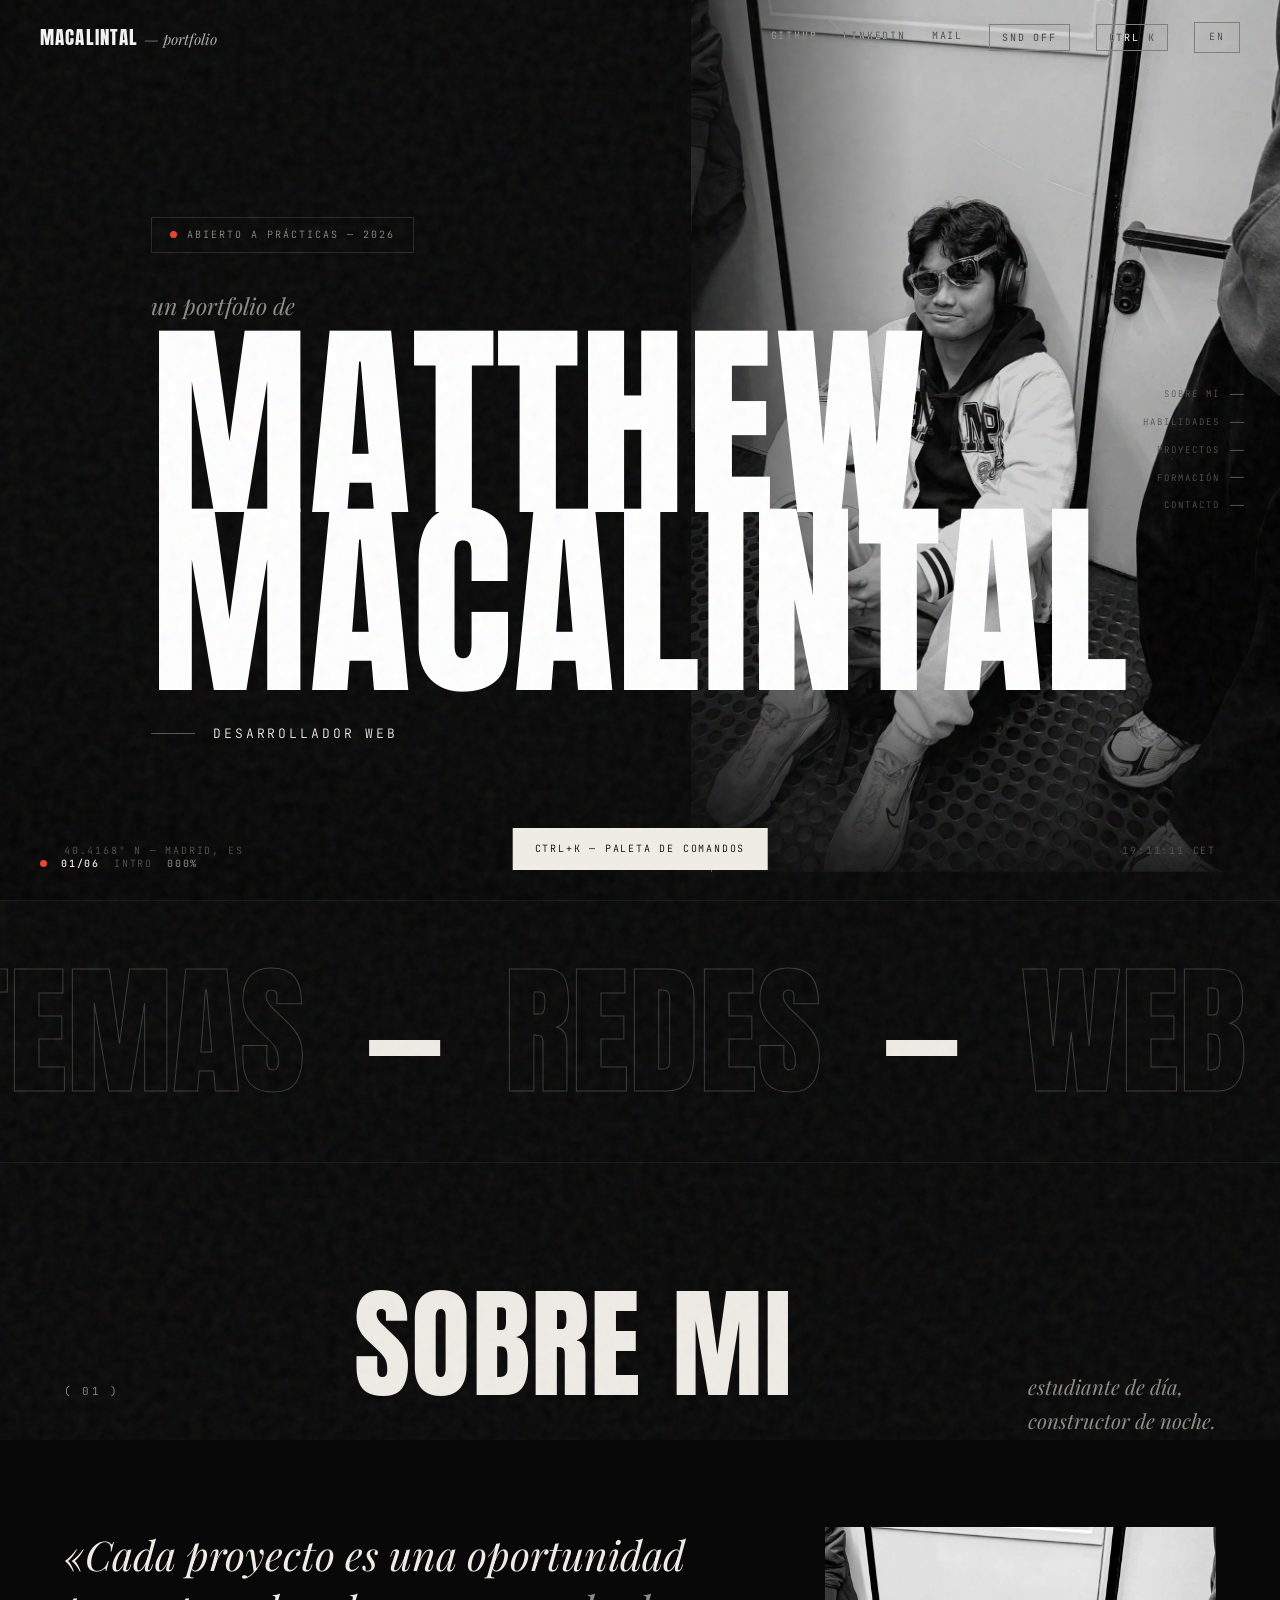
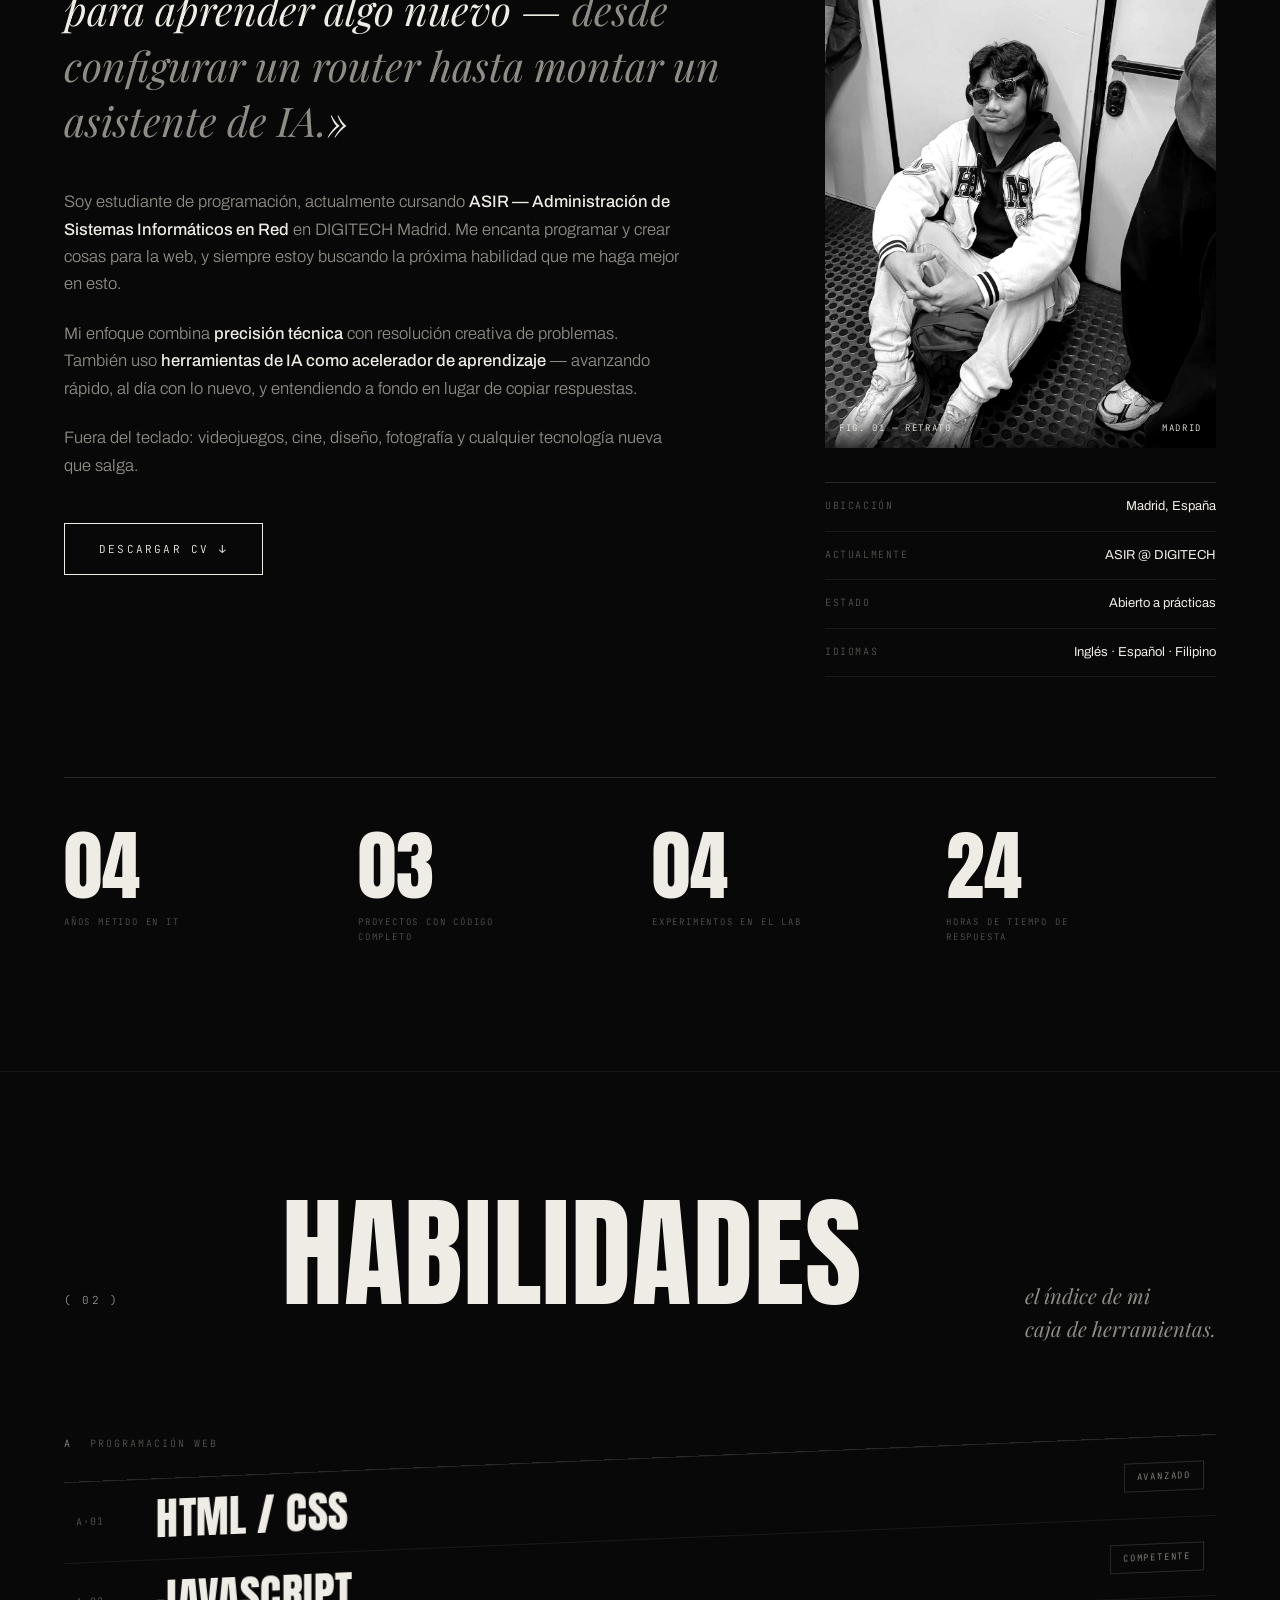
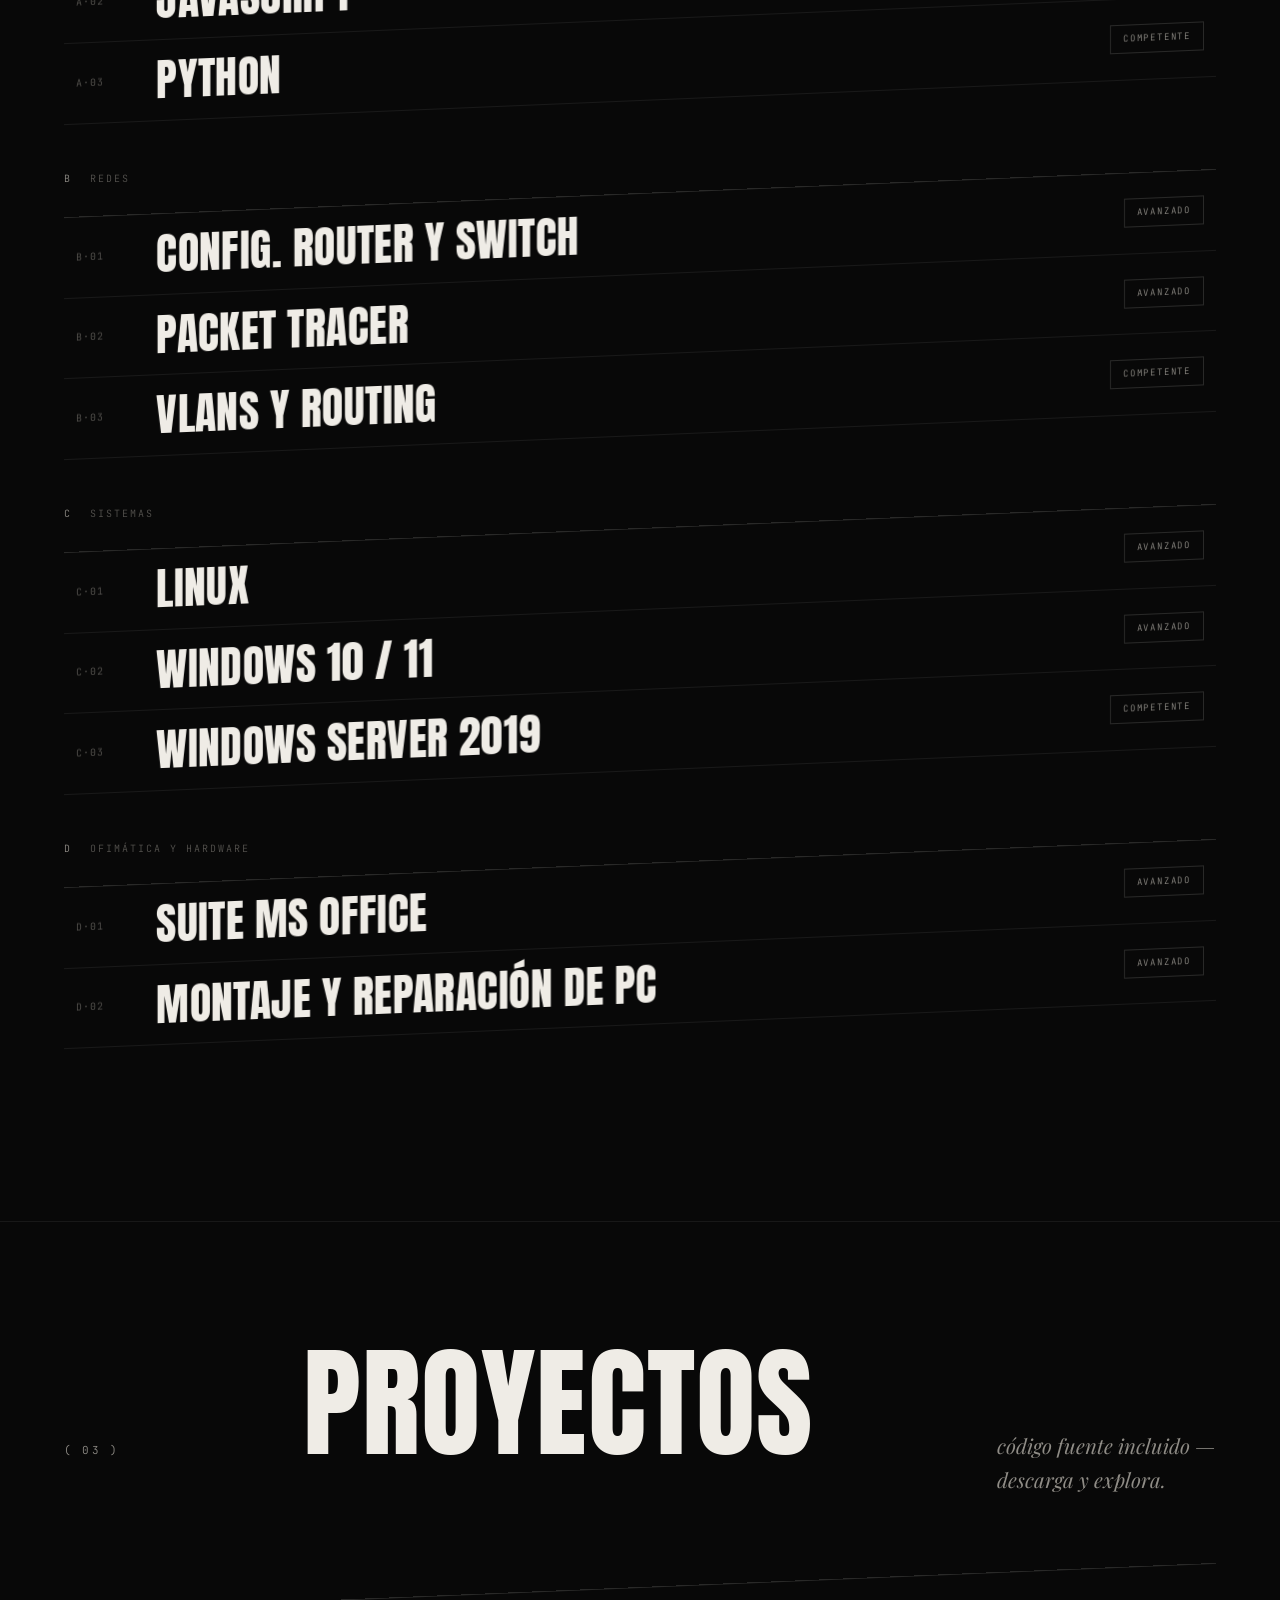
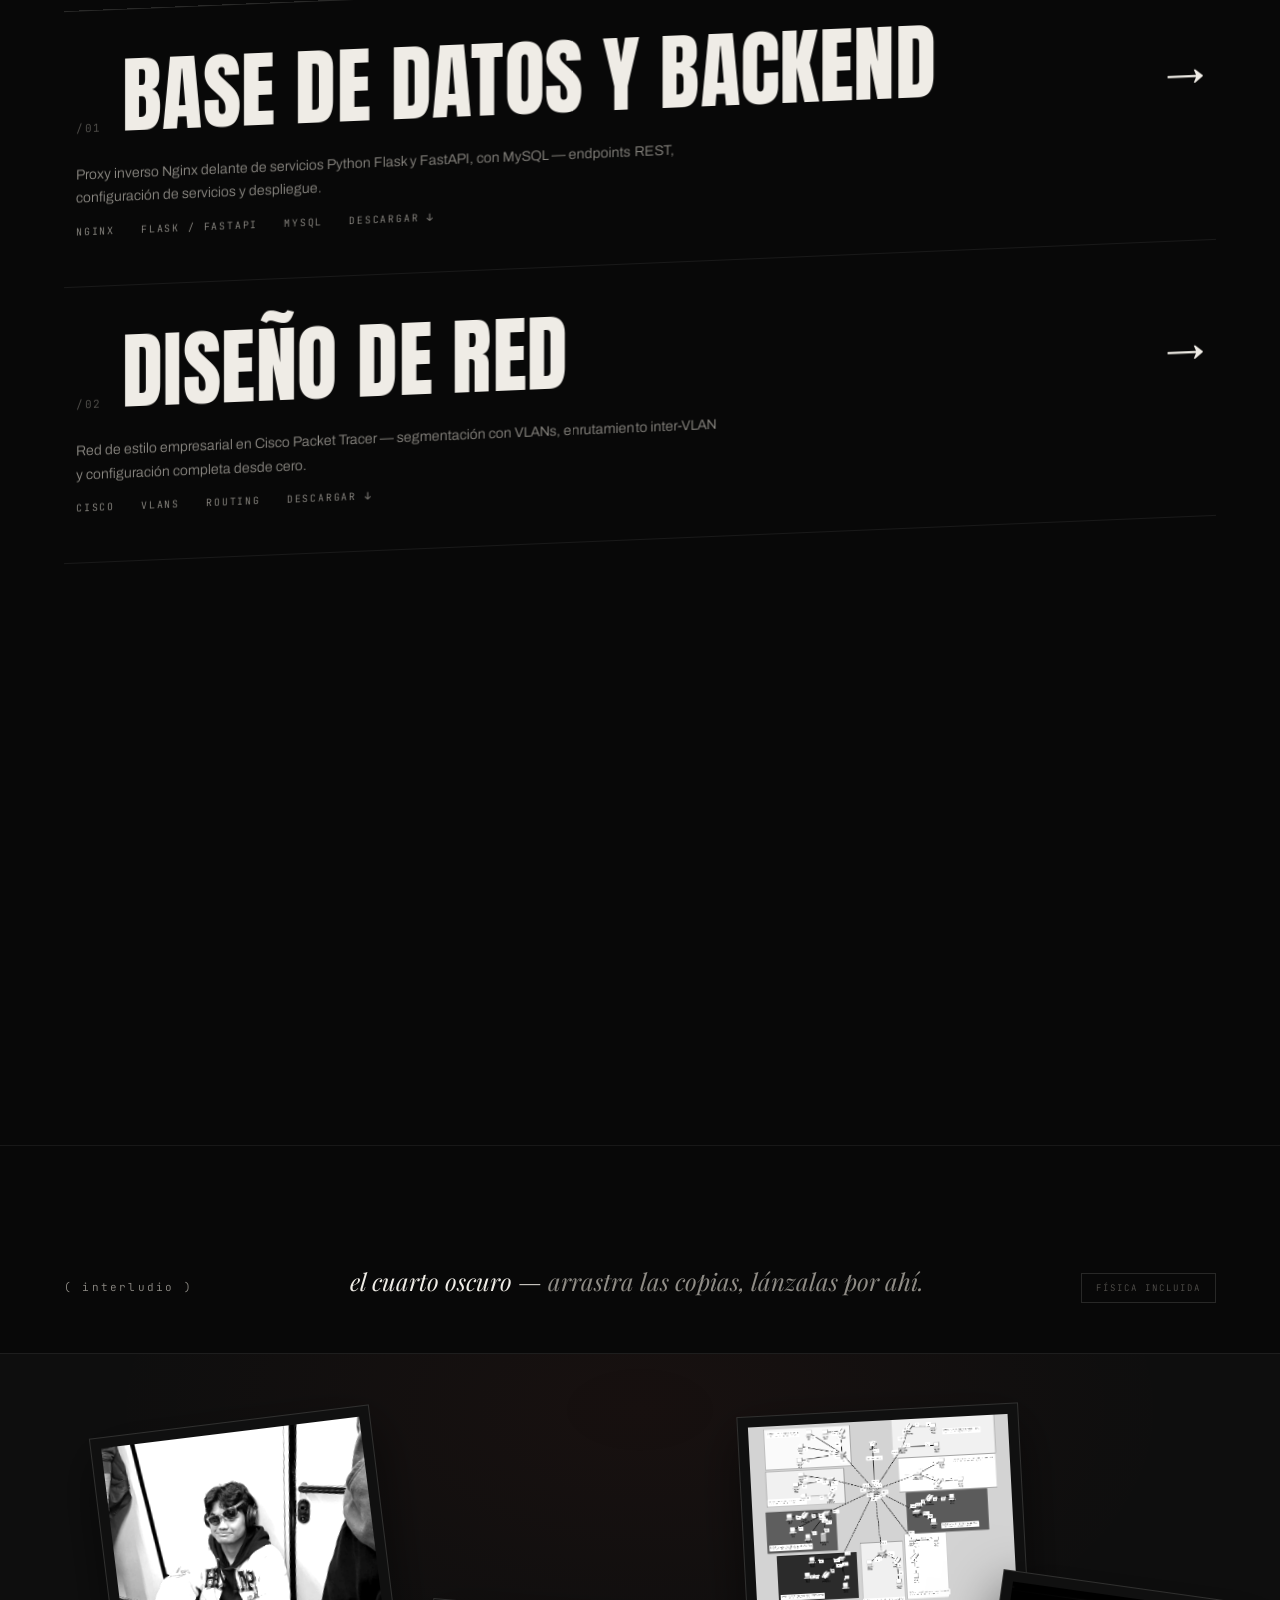
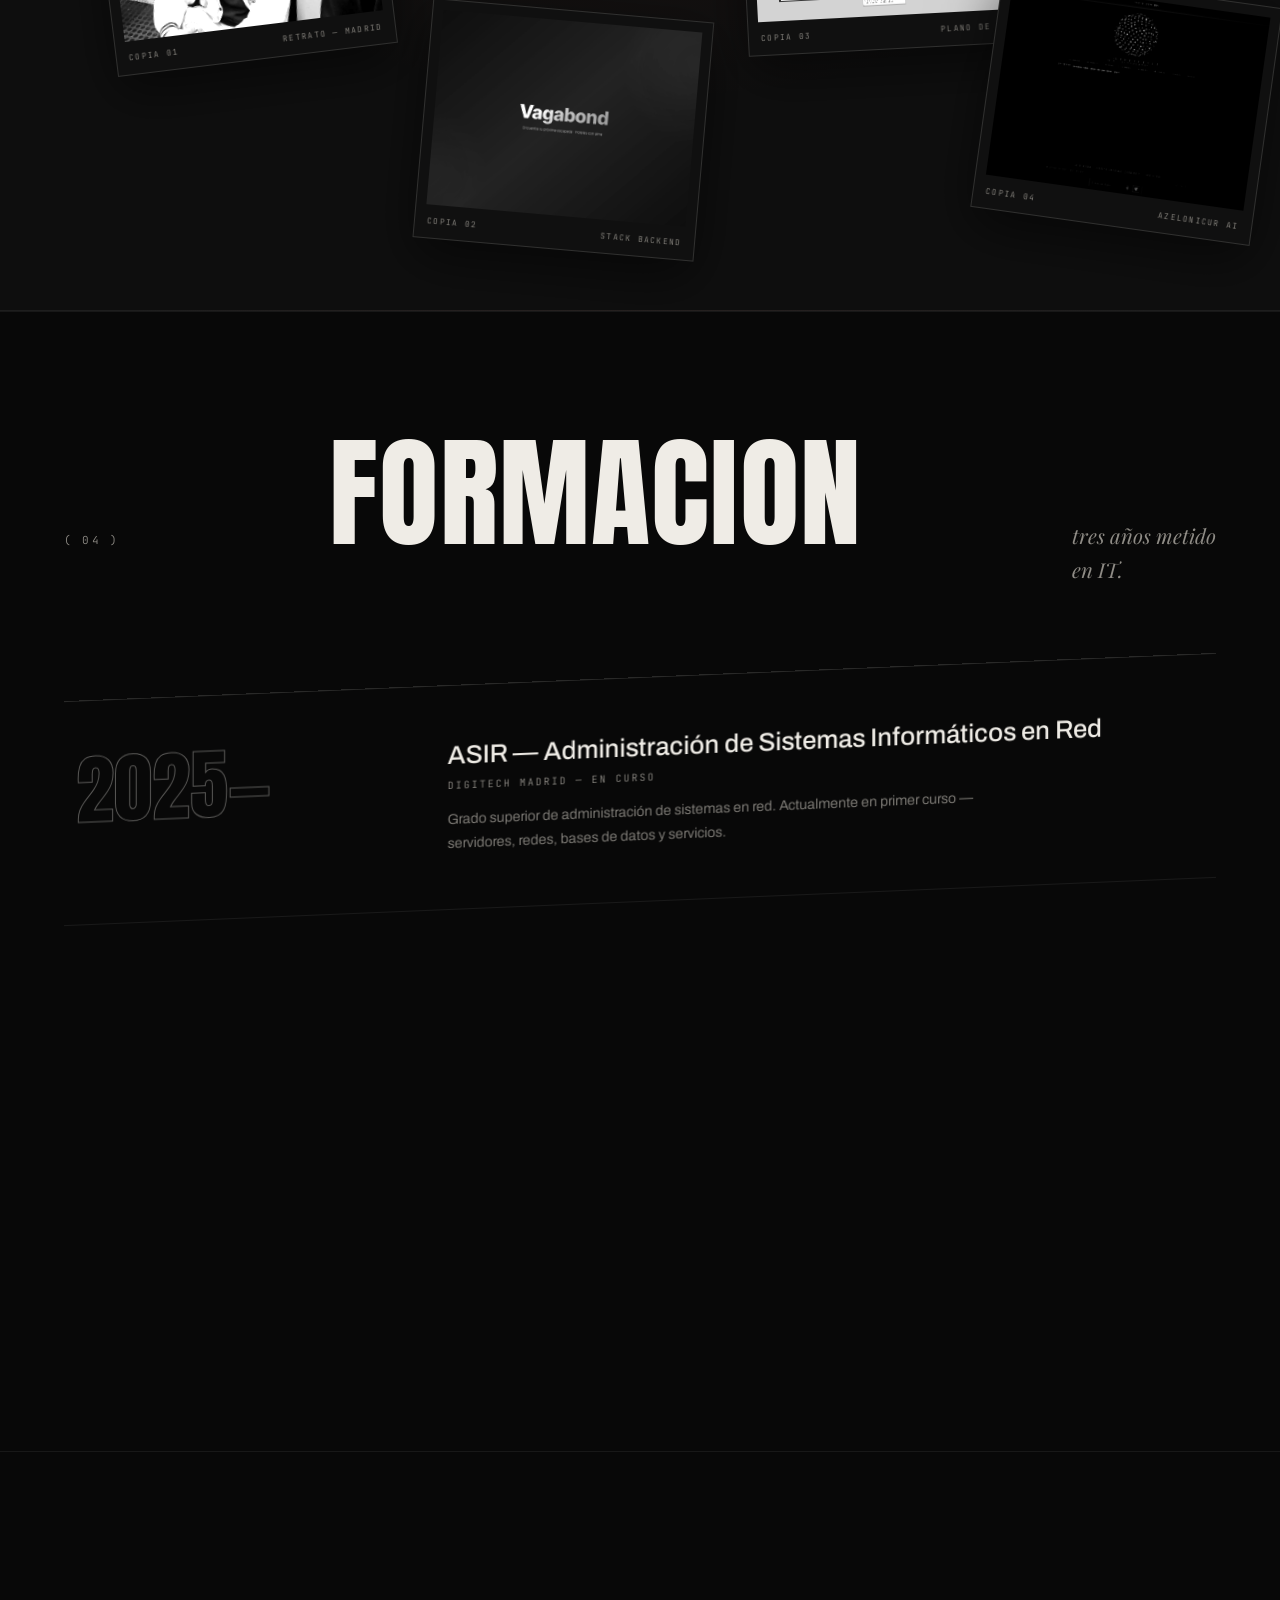
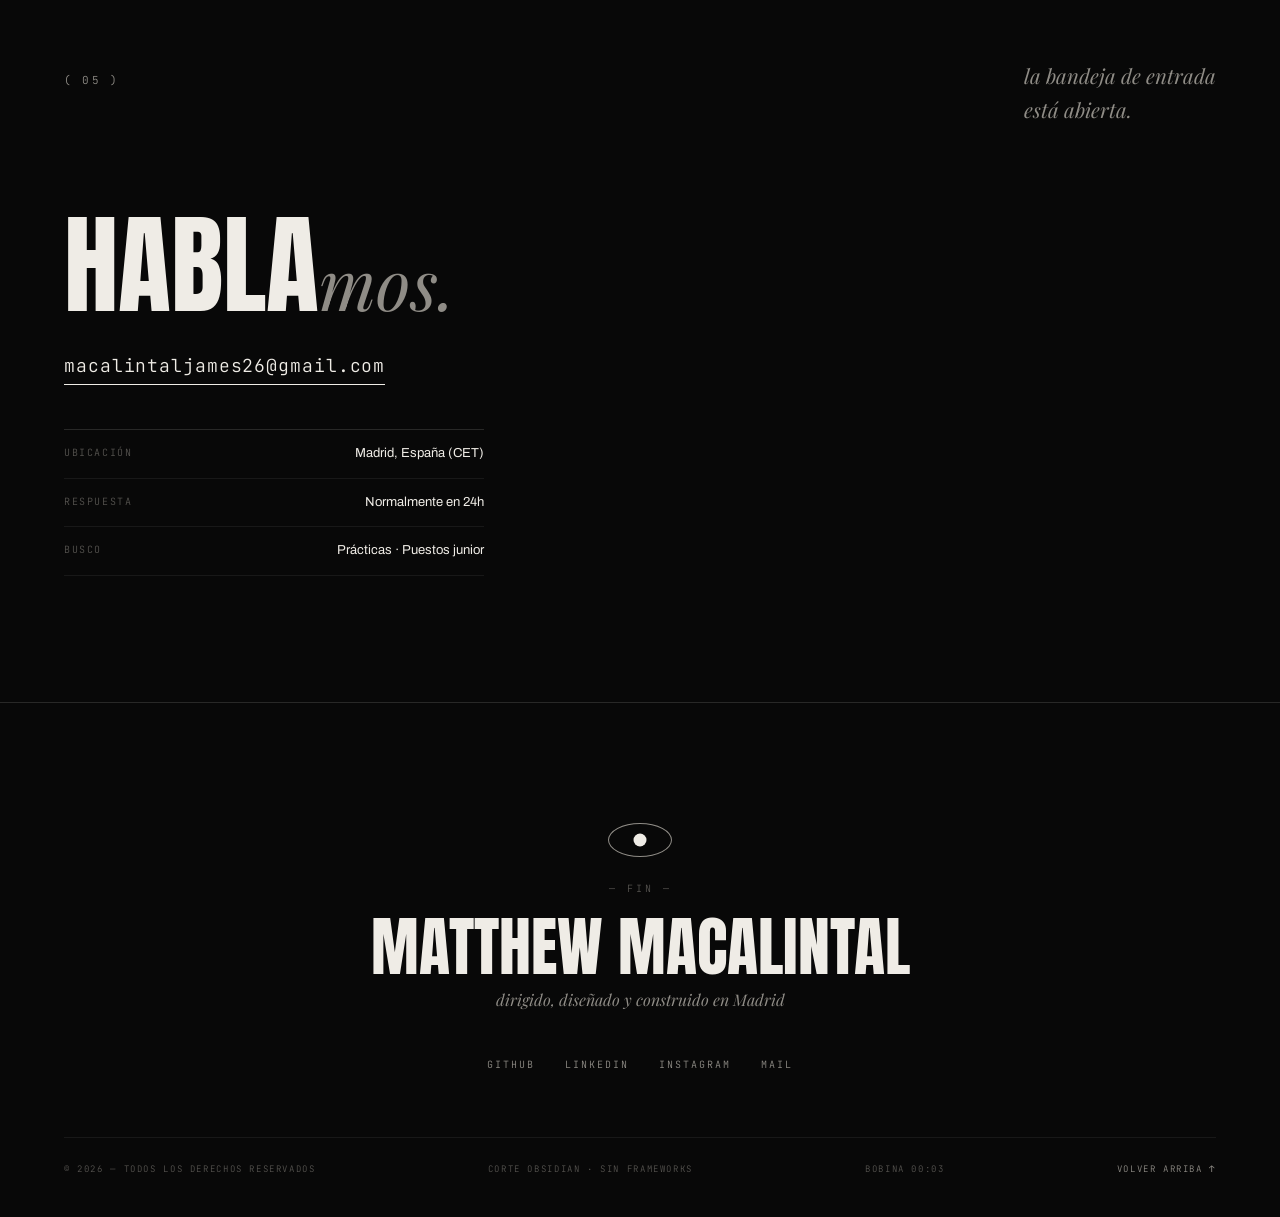
<file: spanish/Main-es.html>
<!DOCTYPE html>
<html lang="es">
<head>
  <meta charset="UTF-8">
  <meta name="viewport" content="width=device-width, initial-scale=1.0">
  <title>Matthew Macalintal — Portfolio Obsidian</title>
  <meta name="description" content="Matthew Macalintal — estudiante de ASIR en Madrid. Sistemas, redes, web e IA. Un portfolio cinematográfico de una sola página.">
  <meta name="theme-color" content="#080808">
  <link rel="icon" href="data:image/svg+xml,%3Csvg xmlns='http://www.w3.org/2000/svg' viewBox='0 0 100 100'%3E%3Crect width='100' height='100' fill='%23080808'/%3E%3Ctext x='50' y='72' font-size='60' font-family='Arial Narrow, Arial' font-weight='bold' text-anchor='middle' fill='%23efece6'%3EM%3C/text%3E%3C/svg%3E">
  <link rel="preconnect" href="https://fonts.googleapis.com">
  <link rel="preconnect" href="https://fonts.gstatic.com" crossorigin>
  <link href="https://fonts.googleapis.com/css2?family=Anton&family=Archivo:wght@300;400;500&family=JetBrains+Mono:wght@400;500&family=Playfair+Display:ital,wght@1,400;1,500&display=swap" rel="stylesheet">
  <link rel="stylesheet" href="../css/style.css">
  <script>document.documentElement.classList.add('js');</script>
</head>
<body>

  <header class="topbar">
    <a class="logo" href="#top">Macalintal <em>— portfolio</em></a>
    <nav class="top-links">
      <a href="https://github.com/Hitori-Kaizen" target="_blank" rel="noopener">GitHub</a>
      <a href="https://www.linkedin.com/in/james-macalintal-099469302/" target="_blank" rel="noopener">LinkedIn</a>
      <a href="mailto:macalintaljames26@gmail.com">Mail</a>
      <a class="lang" href="../english/Main.html">EN</a>
      <button class="menu-btn" id="menu-btn" aria-label="Menú" aria-expanded="false">
        <span></span><span></span>
      </button>
    </nav>
  </header>

  <div class="menu-overlay" id="menu-overlay">
    <a class="m-link" style="--i:0" href="#about"><i>01</i>Sobre mí</a>
    <a class="m-link" style="--i:1" href="#skills"><i>02</i>Habilidades</a>
    <a class="m-link" style="--i:2" href="#work"><i>03</i>Proyectos</a>
    <a class="m-link" style="--i:3" href="#education"><i>04</i>Formación</a>
    <a class="m-link" style="--i:4" href="#contact"><i>05</i>Contacto</a>
    <div class="m-foot">
      <span>Madrid, España</span>
      <a href="../english/Main.html">English →</a>
    </div>
  </div>

  <nav class="rail" aria-label="Secciones">
    <a href="#about">Sobre mí</a>
    <a href="#skills">Habilidades</a>
    <a href="#work">Proyectos</a>
    <a href="#education">Formación</a>
    <a href="#contact">Contacto</a>
  </nav>

  <div class="readout" aria-hidden="true">
    <span class="rec"></span>
    <b id="ro-idx">01/06</b>
    <span id="ro-label">Intro</span>
  </div>

  <main id="top">

    <!-- ================= HERO ================= -->
    <section class="hero" id="intro" data-label="Intro">
      <img class="hero-img" src="../images/me_bro.jpg" alt="Matthew Macalintal" data-parallax="0.06">
      <div class="hero-img-fade" aria-hidden="true"></div>
      <div class="wrap hero-inner">
        <div class="hero-badge" data-reveal>
          <span class="rec"></span> Abierto a prácticas — 2026
        </div>
        <p class="hero-over" data-reveal>un portfolio de</p>
        <h1>
          <span class="l" data-split>Matthew</span>
          <span class="l" data-split>Macalintal</span>
        </h1>
        <div class="hero-roles" data-reveal data-reveal-delay="300">
          <span class="dash"></span>
          <span class="rotator" data-rotate='["Estudiante de sistemas y redes","Desarrollador web","Entusiasta de la IA","Usuario de Linux"]'></span>
        </div>
      </div>
      <div class="hero-foot">
        <span class="hero-loc">40.4168° N — Madrid, ES</span>
        <span class="scroll-cue">Scroll<span class="line"></span></span>
        <span id="local-time">—</span>
      </div>
    </section>

    <div class="marquee" aria-hidden="true">
      <div class="marquee-track">
        <span>Sistemas</span><span class="fill">—</span><span>Redes</span><span class="fill">—</span>
        <span>Web</span><span class="fill">—</span><span>IA</span><span class="fill">—</span>
        <span>Sistemas</span><span class="fill">—</span><span>Redes</span><span class="fill">—</span>
        <span>Web</span><span class="fill">—</span><span>IA</span><span class="fill">—</span>
      </div>
    </div>

    <!-- ================= SOBRE MÍ ================= -->
    <section class="sec" id="about" data-label="Sobre mí">
      <div class="wrap">
        <div class="sec-head">
          <span class="sec-idx">( 01 )</span>
          <h2 class="sec-title" data-split>Sobre mí</h2>
          <p class="sec-note">estudiante de día,<br>constructor de noche.</p>
        </div>
        <div class="about-grid">
          <div>
            <p class="pull-quote" data-reveal>
              «Cada proyecto es una oportunidad para aprender algo nuevo — <em>desde configurar
              un router hasta montar un asistente de IA.</em>»
            </p>
            <div class="about-copy">
              <p data-reveal>
                Soy estudiante de programación, actualmente cursando <strong>ASIR —
                Administración de Sistemas Informáticos en Red</strong> en DIGITECH Madrid.
                Me encanta programar y crear cosas para la web, y siempre estoy buscando
                la próxima habilidad que me haga mejor en esto.
              </p>
              <p data-reveal>
                Mi enfoque combina <strong>precisión técnica</strong> con resolución creativa
                de problemas. También uso <strong>herramientas de IA como acelerador de
                aprendizaje</strong> — avanzando rápido, al día con lo nuevo, y entendiendo
                a fondo en lugar de copiar respuestas.
              </p>
              <p data-reveal>
                Fuera del teclado: videojuegos, cine, diseño, fotografía y cualquier
                tecnología nueva que salga.
              </p>
            </div>
            <div style="margin-top: 44px;" data-reveal>
              <a href="../files/CV.pdf" class="btn" download data-cursor="pdf ↓">Descargar CV ↓</a>
            </div>
          </div>
          <div class="about-side" data-reveal>
            <div class="about-portrait">
              <img src="../images/me_bro.jpg" alt="Retrato de Matthew Macalintal">
              <span class="cap"><span>Fig. 01 — Retrato</span><span>Madrid</span></span>
            </div>
            <div class="index-table">
              <div class="index-row"><span class="k">Ubicación</span><span class="v">Madrid, España</span></div>
              <div class="index-row"><span class="k">Actualmente</span><span class="v">ASIR @ DIGITECH</span></div>
              <div class="index-row"><span class="k">Estado</span><span class="v">Abierto a prácticas</span></div>
              <div class="index-row"><span class="k">Idiomas</span><span class="v">Inglés · Español · Filipino</span></div>
            </div>
          </div>
        </div>

        <div class="stats-strip" data-reveal>
          <div class="stat"><b data-count="4" data-pad="2">00</b><span>años metido en IT</span></div>
          <div class="stat"><b data-count="3" data-pad="2">00</b><span>proyectos con código completo</span></div>
          <div class="stat"><b data-count="4" data-pad="2">00</b><span>experimentos en el lab</span></div>
          <div class="stat"><b data-count="24" data-pad="2">00</b><span>horas de tiempo de respuesta</span></div>
        </div>
      </div>
    </section>

    <!-- ================= HABILIDADES ================= -->
    <section class="sec" id="skills" data-label="Habilidades">
      <div class="wrap">
        <div class="sec-head">
          <span class="sec-idx">( 02 )</span>
          <h2 class="sec-title" data-split>Habilidades</h2>
          <p class="sec-note">el índice de mi<br>caja de herramientas.</p>
        </div>

        <div class="skill-block" data-reveal>
          <div class="skill-block-label"><i>A</i> Programación web</div>
          <div class="skill-list">
            <div class="skill-item"><span class="no">A·01</span><span class="nm">HTML / CSS</span><span class="lv">Avanzado</span></div>
            <div class="skill-item"><span class="no">A·02</span><span class="nm">JavaScript</span><span class="lv">Competente</span></div>
            <div class="skill-item"><span class="no">A·03</span><span class="nm">Python</span><span class="lv">Competente</span></div>
          </div>
        </div>

        <div class="skill-block" data-reveal>
          <div class="skill-block-label"><i>B</i> Redes</div>
          <div class="skill-list">
            <div class="skill-item"><span class="no">B·01</span><span class="nm">Config. Router y Switch</span><span class="lv">Avanzado</span></div>
            <div class="skill-item"><span class="no">B·02</span><span class="nm">Packet Tracer</span><span class="lv">Avanzado</span></div>
            <div class="skill-item"><span class="no">B·03</span><span class="nm">VLANs y Routing</span><span class="lv">Competente</span></div>
          </div>
        </div>

        <div class="skill-block" data-reveal>
          <div class="skill-block-label"><i>C</i> Sistemas</div>
          <div class="skill-list">
            <div class="skill-item"><span class="no">C·01</span><span class="nm">Linux</span><span class="lv">Avanzado</span></div>
            <div class="skill-item"><span class="no">C·02</span><span class="nm">Windows 10 / 11</span><span class="lv">Avanzado</span></div>
            <div class="skill-item"><span class="no">C·03</span><span class="nm">Windows Server 2019</span><span class="lv">Competente</span></div>
          </div>
        </div>

        <div class="skill-block" data-reveal>
          <div class="skill-block-label"><i>D</i> Ofimática y hardware</div>
          <div class="skill-list">
            <div class="skill-item"><span class="no">D·01</span><span class="nm">Suite MS Office</span><span class="lv">Avanzado</span></div>
            <div class="skill-item"><span class="no">D·02</span><span class="nm">Montaje y reparación de PC</span><span class="lv">Avanzado</span></div>
          </div>
        </div>
      </div>
    </section>

    <!-- ================= PROYECTOS ================= -->
    <section class="sec" id="work" data-label="Proyectos">
      <div class="wrap">
        <div class="sec-head">
          <span class="sec-idx">( 03 )</span>
          <h2 class="sec-title" data-split>Proyectos</h2>
          <p class="sec-note">código fuente incluido —<br>descarga y explora.</p>
        </div>

        <div class="work-list">
          <a class="work-row" href="../files/pro01-Nginx-Python-Flask-FastAPI-MySQL.zip" download data-preview="../images/portfolio-1.png" data-cursor="llévate el zip ↓" data-reveal>
            <div class="work-row-top">
              <span class="no">/01</span>
              <h3>Base de datos y Backend</h3>
              <span class="arrow">→</span>
            </div>
            <p class="desc">Proxy inverso Nginx delante de servicios Python Flask y FastAPI, con MySQL — endpoints REST, configuración de servicios y despliegue.</p>
            <div class="work-row-meta">
              <span>Nginx</span><span>Flask / FastAPI</span><span>MySQL</span><span>Descargar ↓</span>
            </div>
          </a>

          <a class="work-row" href="../files/trabajo_final_mm.zip" download data-preview="../images/portfolio-2.png" data-cursor="llévate el zip ↓" data-reveal>
            <div class="work-row-top">
              <span class="no">/02</span>
              <h3>Diseño de Red</h3>
              <span class="arrow">→</span>
            </div>
            <p class="desc">Red de estilo empresarial en Cisco Packet Tracer — segmentación con VLANs, enrutamiento inter-VLAN y configuración completa desde cero.</p>
            <div class="work-row-meta">
              <span>Cisco</span><span>VLANs</span><span>Routing</span><span>Descargar ↓</span>
            </div>
          </a>

          <div class="work-row" data-preview="../images/portfolio-3.png" data-reveal>
            <div class="work-row-top">
              <span class="no">/03</span>
              <h3>Azelonicur AI</h3>
              <span class="arrow">→</span>
            </div>
            <p class="desc">Asistente de IA multiagente con modelos locales vía Ollama y backend FastAPI — chat, herramientas y orquestación, todo autoalojado.</p>
            <div class="work-row-meta">
              <span>FastAPI</span><span>Ollama</span><span>Python</span><span>Código a petición</span>
            </div>
          </div>

          <div class="work-row soon" data-reveal>
            <div class="work-row-top">
              <span class="no">/04</span>
              <h3>Próximamente</h3>
              <span class="arrow"></span>
            </div>
            <div class="work-row-meta"><span>En producción</span></div>
          </div>
        </div>
      </div>
    </section>

    <!-- ================= CUARTO OSCURO (interludio) ================= -->
    <section class="darkroom" aria-label="El cuarto oscuro">
      <div class="wrap dk-head">
        <span class="sec-idx">( interludio )</span>
        <p class="dk-note">el cuarto oscuro — <em>arrastra las copias, lánzalas por ahí.</em></p>
        <span class="dk-hint">física incluida</span>
      </div>
      <div class="deck-stage" id="deck-stage">
        <figure class="print" data-rot="-7">
          <img src="../images/me_bro.jpg" alt="Copia de retrato" draggable="false">
          <figcaption><span>copia 01</span><span>retrato — madrid</span></figcaption>
        </figure>
        <figure class="print" data-rot="5">
          <img src="../images/portfolio-1.png" alt="Copia del proyecto backend" draggable="false">
          <figcaption><span>copia 02</span><span>stack backend</span></figcaption>
        </figure>
        <figure class="print" data-rot="-3">
          <img src="../images/portfolio-2.png" alt="Copia del proyecto de red" draggable="false">
          <figcaption><span>copia 03</span><span>plano de red</span></figcaption>
        </figure>
        <figure class="print" data-rot="8">
          <img src="../images/portfolio-3.png" alt="Copia de Azelonicur AI" draggable="false">
          <figcaption><span>copia 04</span><span>azelonicur ai</span></figcaption>
        </figure>
      </div>
    </section>

    <!-- ================= FORMACIÓN ================= -->
    <section class="sec" id="education" data-label="Formación">
      <div class="wrap">
        <div class="sec-head">
          <span class="sec-idx">( 04 )</span>
          <h2 class="sec-title" data-split>Formación</h2>
          <p class="sec-note">tres años metido<br>en IT.</p>
        </div>

        <div class="edu-list">
          <div class="edu-row" data-reveal>
            <div class="yr">2025—</div>
            <div>
              <h3>ASIR — Administración de Sistemas Informáticos en Red</h3>
              <div class="where">Digitech Madrid — en curso</div>
              <p>Grado superior de administración de sistemas en red. Actualmente en primer curso — servidores, redes, bases de datos y servicios.</p>
            </div>
          </div>
          <div class="edu-row" data-reveal>
            <div class="yr">23—25</div>
            <div>
              <h3>SMR — Sistemas Microinformáticos y Redes</h3>
              <div class="where">Digitech Madrid — completado</div>
              <p>Grado medio completado — hardware, sistemas operativos, redes locales y fundamentos de aplicaciones web.</p>
            </div>
          </div>
          <div class="edu-row" data-reveal>
            <div class="yr">19—23</div>
            <div>
              <h3>Educación Secundaria</h3>
              <div class="where">Centro de Formación Padre Piquer — completado</div>
              <p>Educación secundaria obligatoria (4º de la ESO), Madrid, España.</p>
            </div>
          </div>
        </div>
      </div>
    </section>

    <!-- ================= CONTACTO ================= -->
    <section class="sec" id="contact" data-label="Contacto">
      <div class="wrap">
        <div class="sec-head">
          <span class="sec-idx">( 05 )</span>
          <h2 class="sec-title" data-split>Contacto</h2>
          <p class="sec-note">la bandeja de entrada<br>está abierta.</p>
        </div>

        <div class="contact-grid">
          <div class="contact-left" data-reveal>
            <div class="contact-big">Habla<em>mos.</em></div>
            <a class="contact-mail" href="mailto:macalintaljames26@gmail.com" data-cursor="escríbeme ✉">macalintaljames26@gmail.com</a>
            <div class="contact-facts index-table">
              <div class="index-row"><span class="k">Ubicación</span><span class="v">Madrid, España (CET)</span></div>
              <div class="index-row"><span class="k">Respuesta</span><span class="v">Normalmente en 24h</span></div>
              <div class="index-row"><span class="k">Busco</span><span class="v">Prácticas · Puestos junior</span></div>
            </div>
          </div>
        </div>
      </div>
    </section>

    <!-- ================= CRÉDITOS ================= -->
    <footer class="credits">
      <div class="wrap">
        <div class="eye-wrap" aria-hidden="true"><div class="eye"><div class="pupil"></div></div></div>
        <p class="c-label">— fin —</p>
        <p class="c-name">Matthew Macalintal</p>
        <p class="c-role">dirigido, diseñado y construido en Madrid</p>
        <div class="c-socials">
          <a href="https://github.com/Hitori-Kaizen" target="_blank" rel="noopener">GitHub</a>
          <a href="https://www.linkedin.com/in/james-macalintal-099469302/" target="_blank" rel="noopener">LinkedIn</a>
          <a href="https://www.instagram.com/mt_jsm/" target="_blank" rel="noopener">Instagram</a>
          <a href="mailto:macalintaljames26@gmail.com">Mail</a>
        </div>
        <div class="c-meta">
          <span>© 2026 — todos los derechos reservados</span>
          <span>Corte obsidian · sin frameworks</span>
          <a class="to-top-link" href="#top">Volver arriba ↑</a>
        </div>
      </div>
    </footer>

  </main>

  <script src="../js/main.js"></script>
  <script src="../js/fx.js"></script>
</body>
</html>
</file>
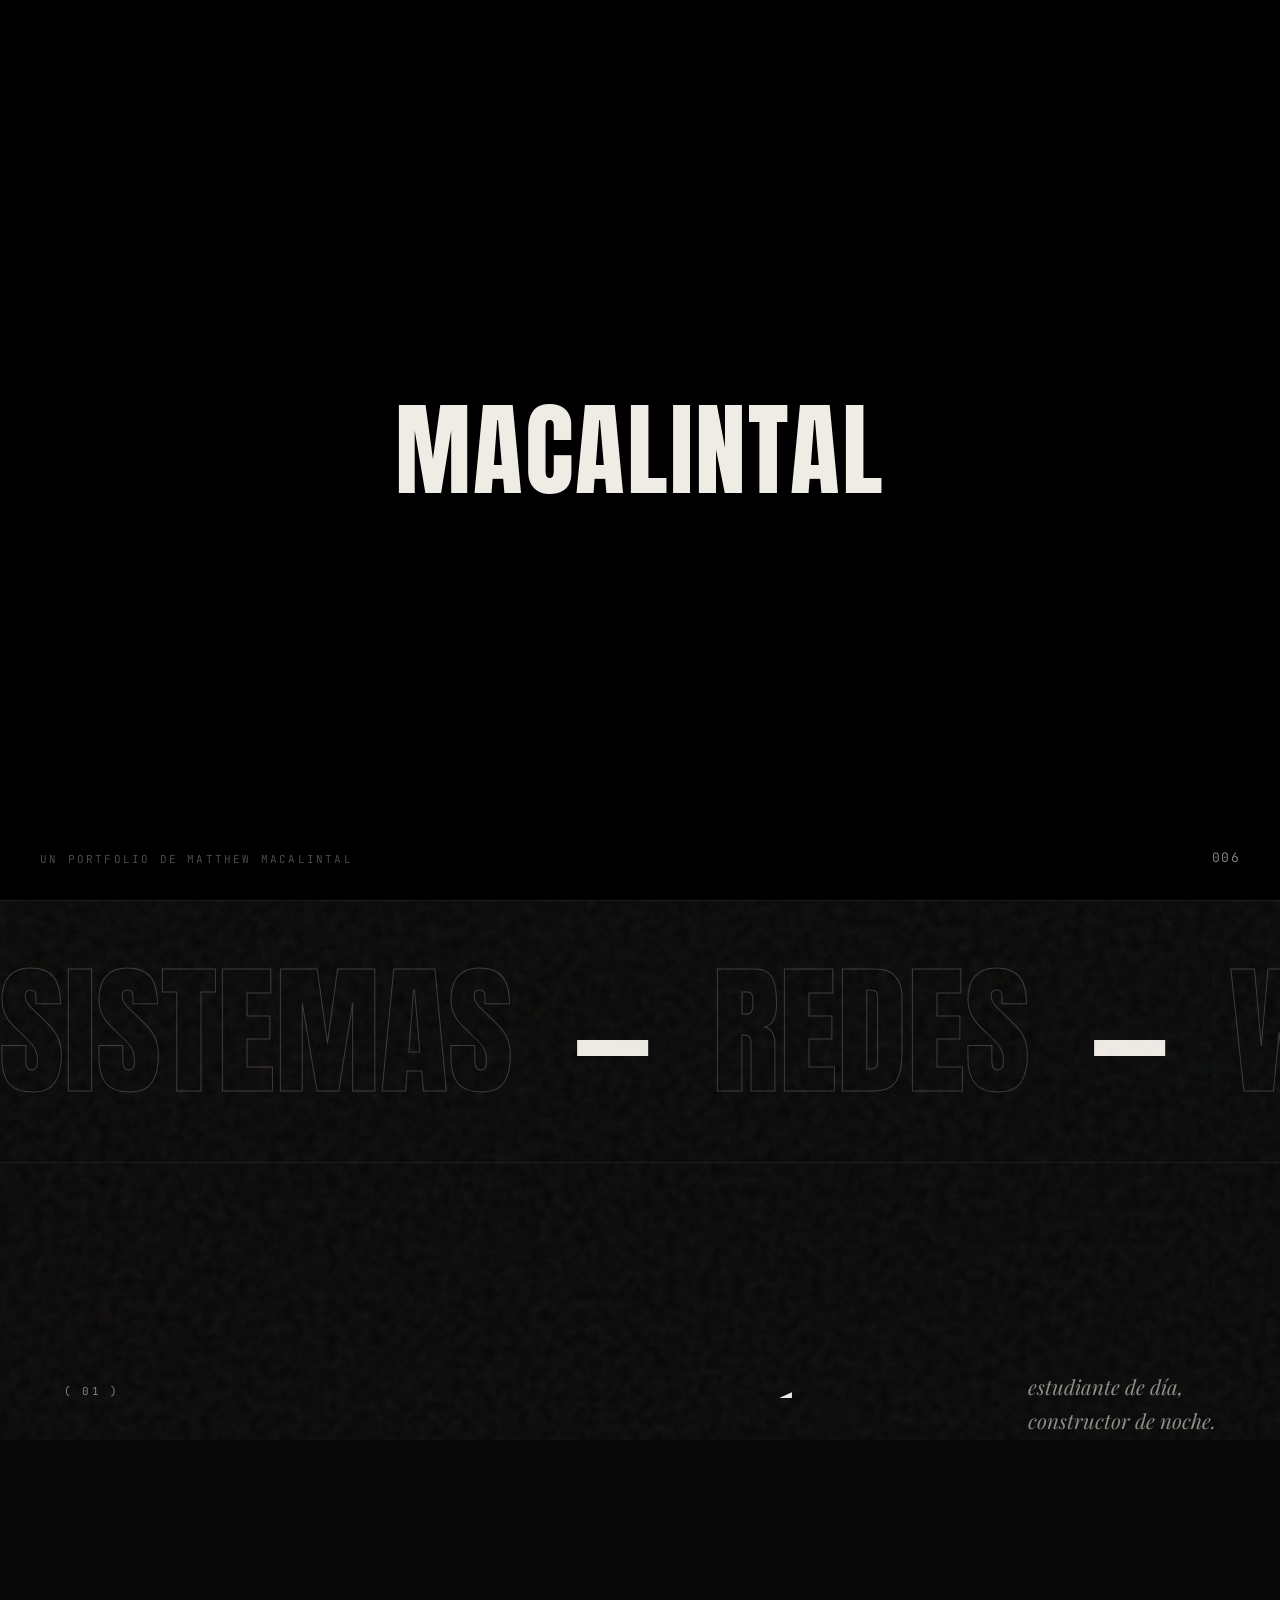
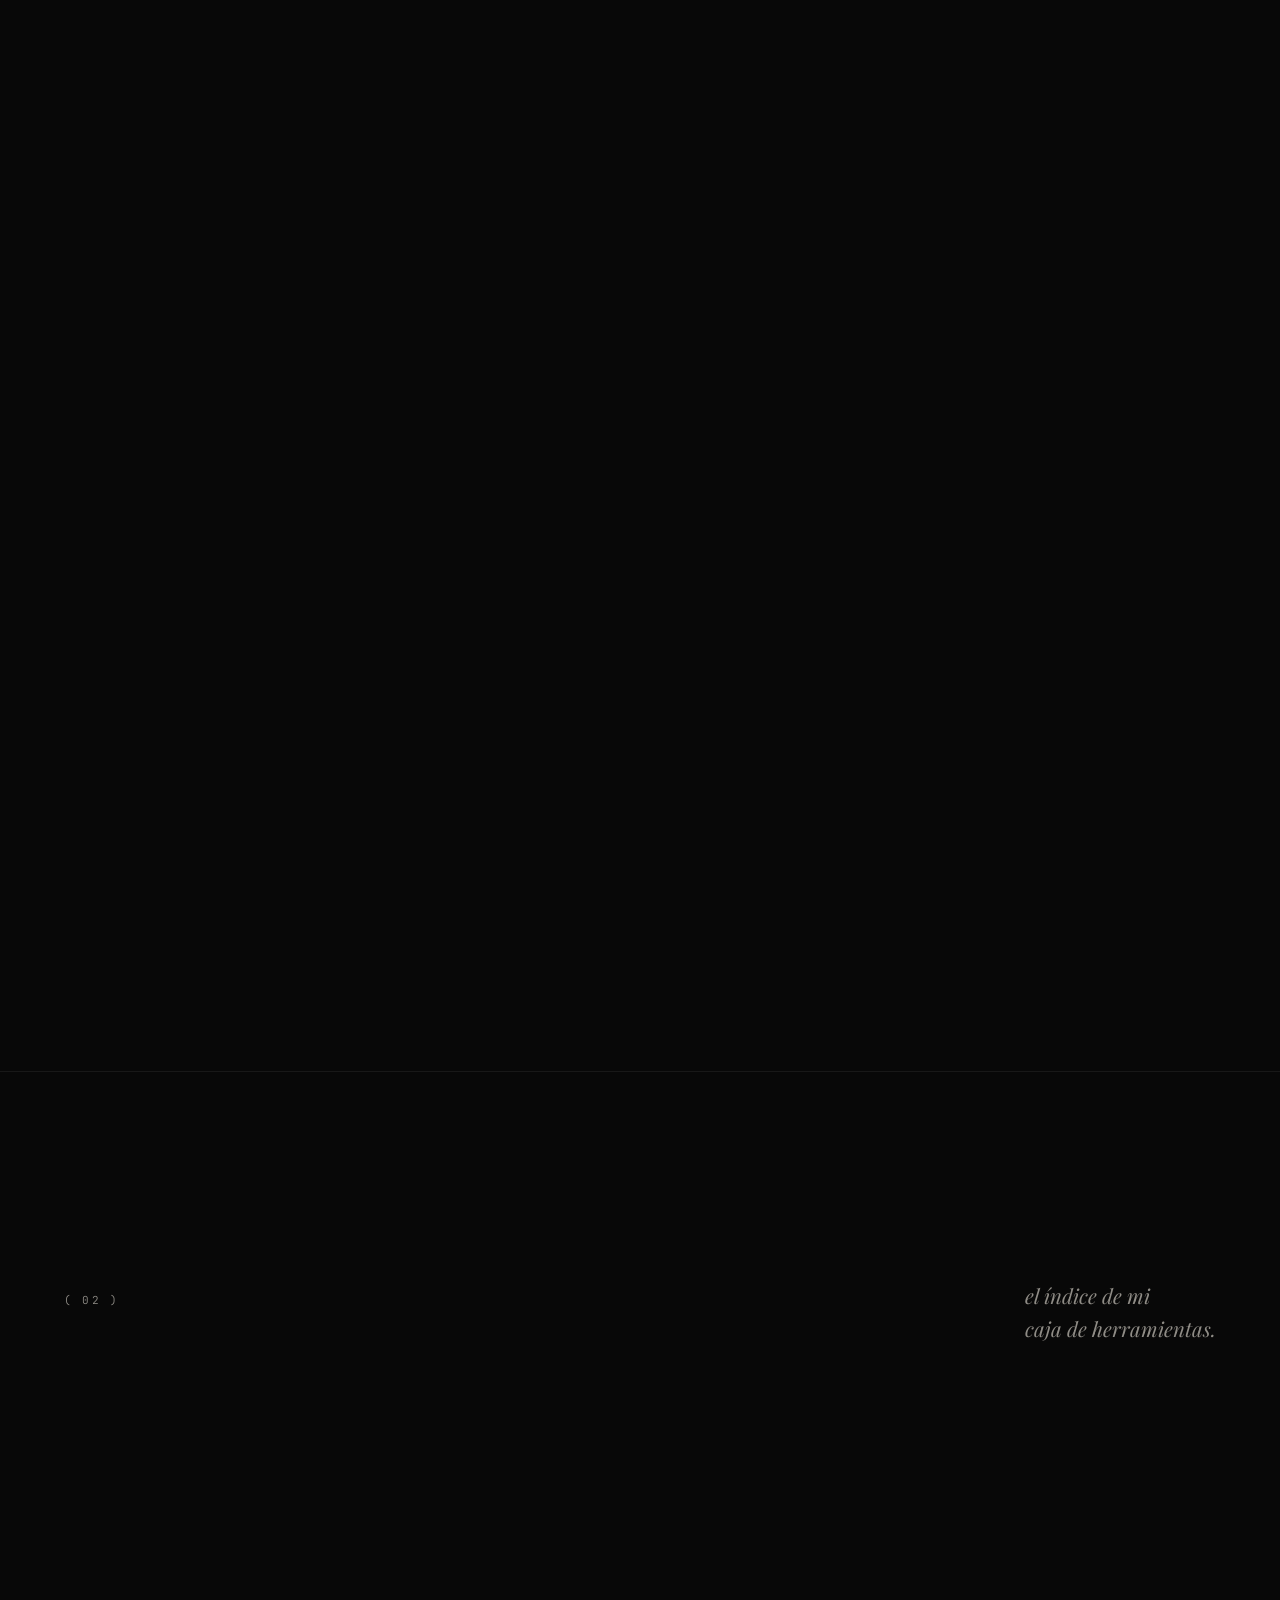
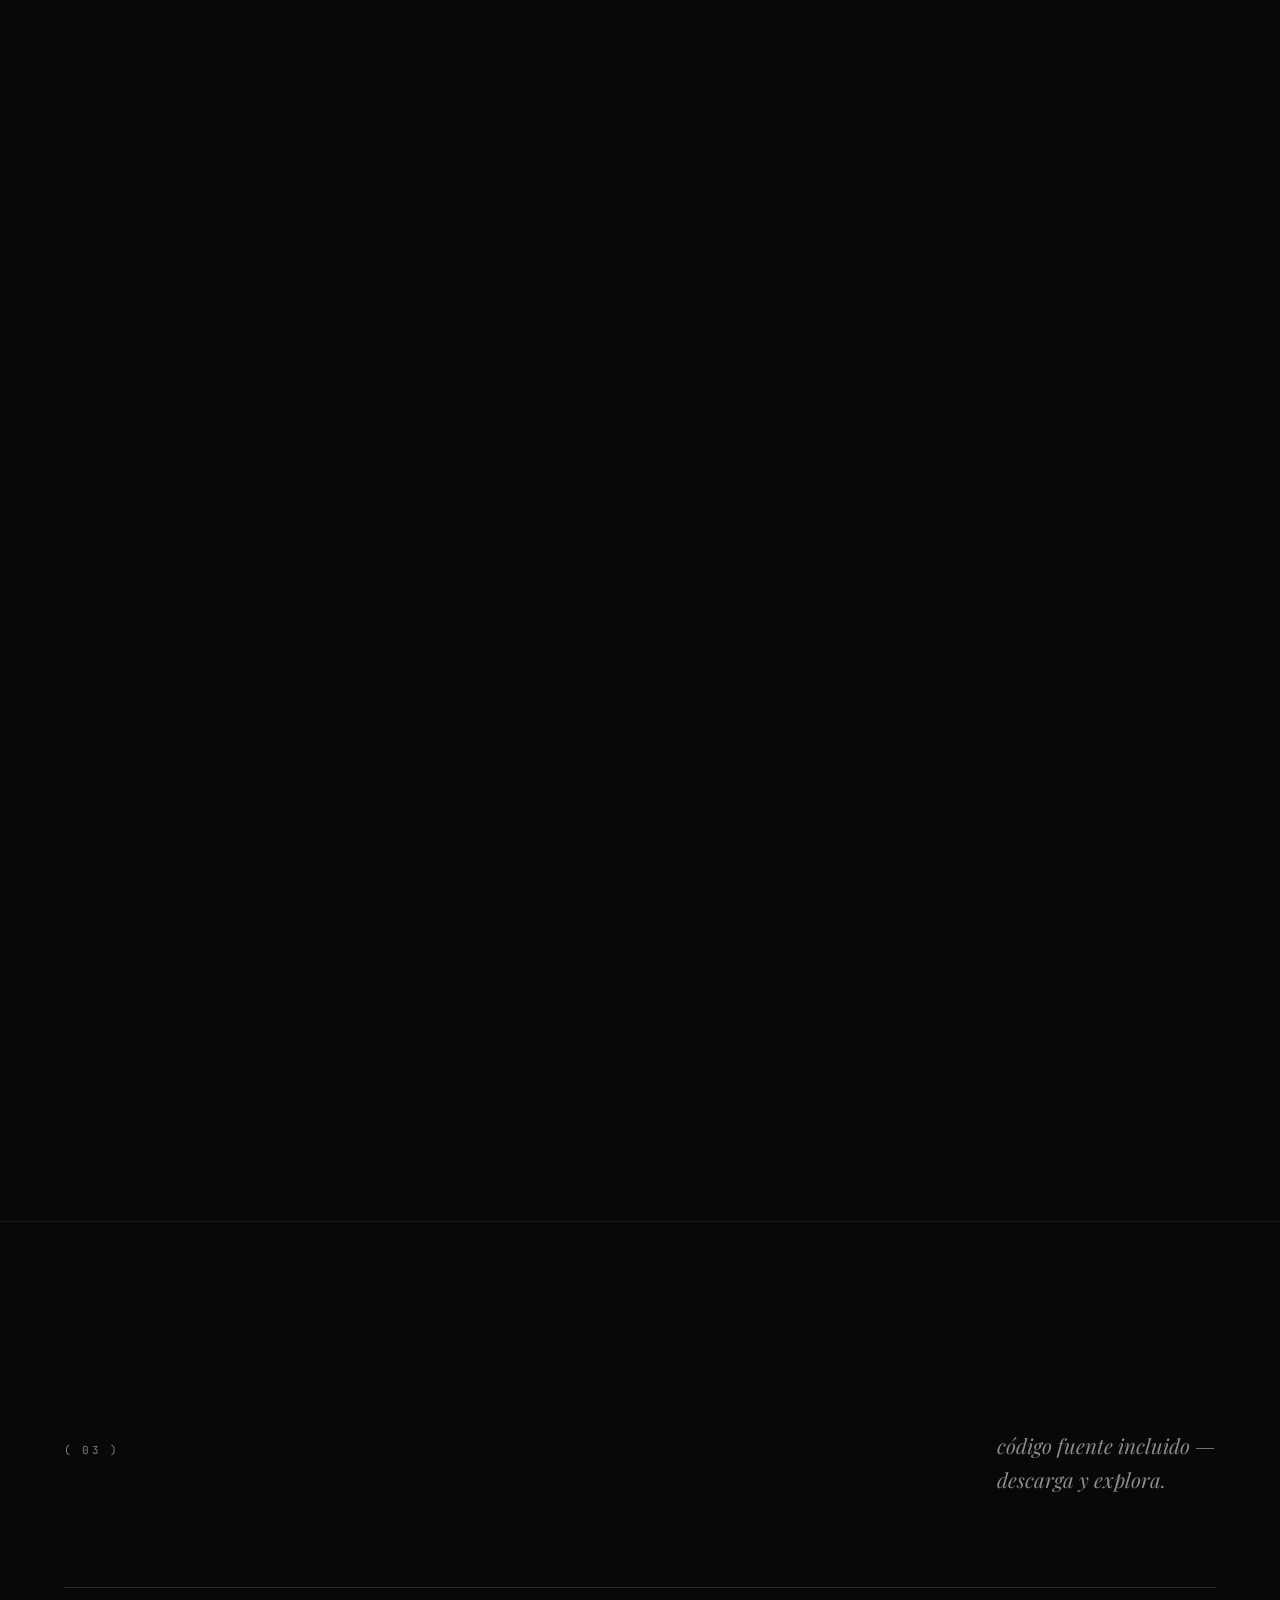
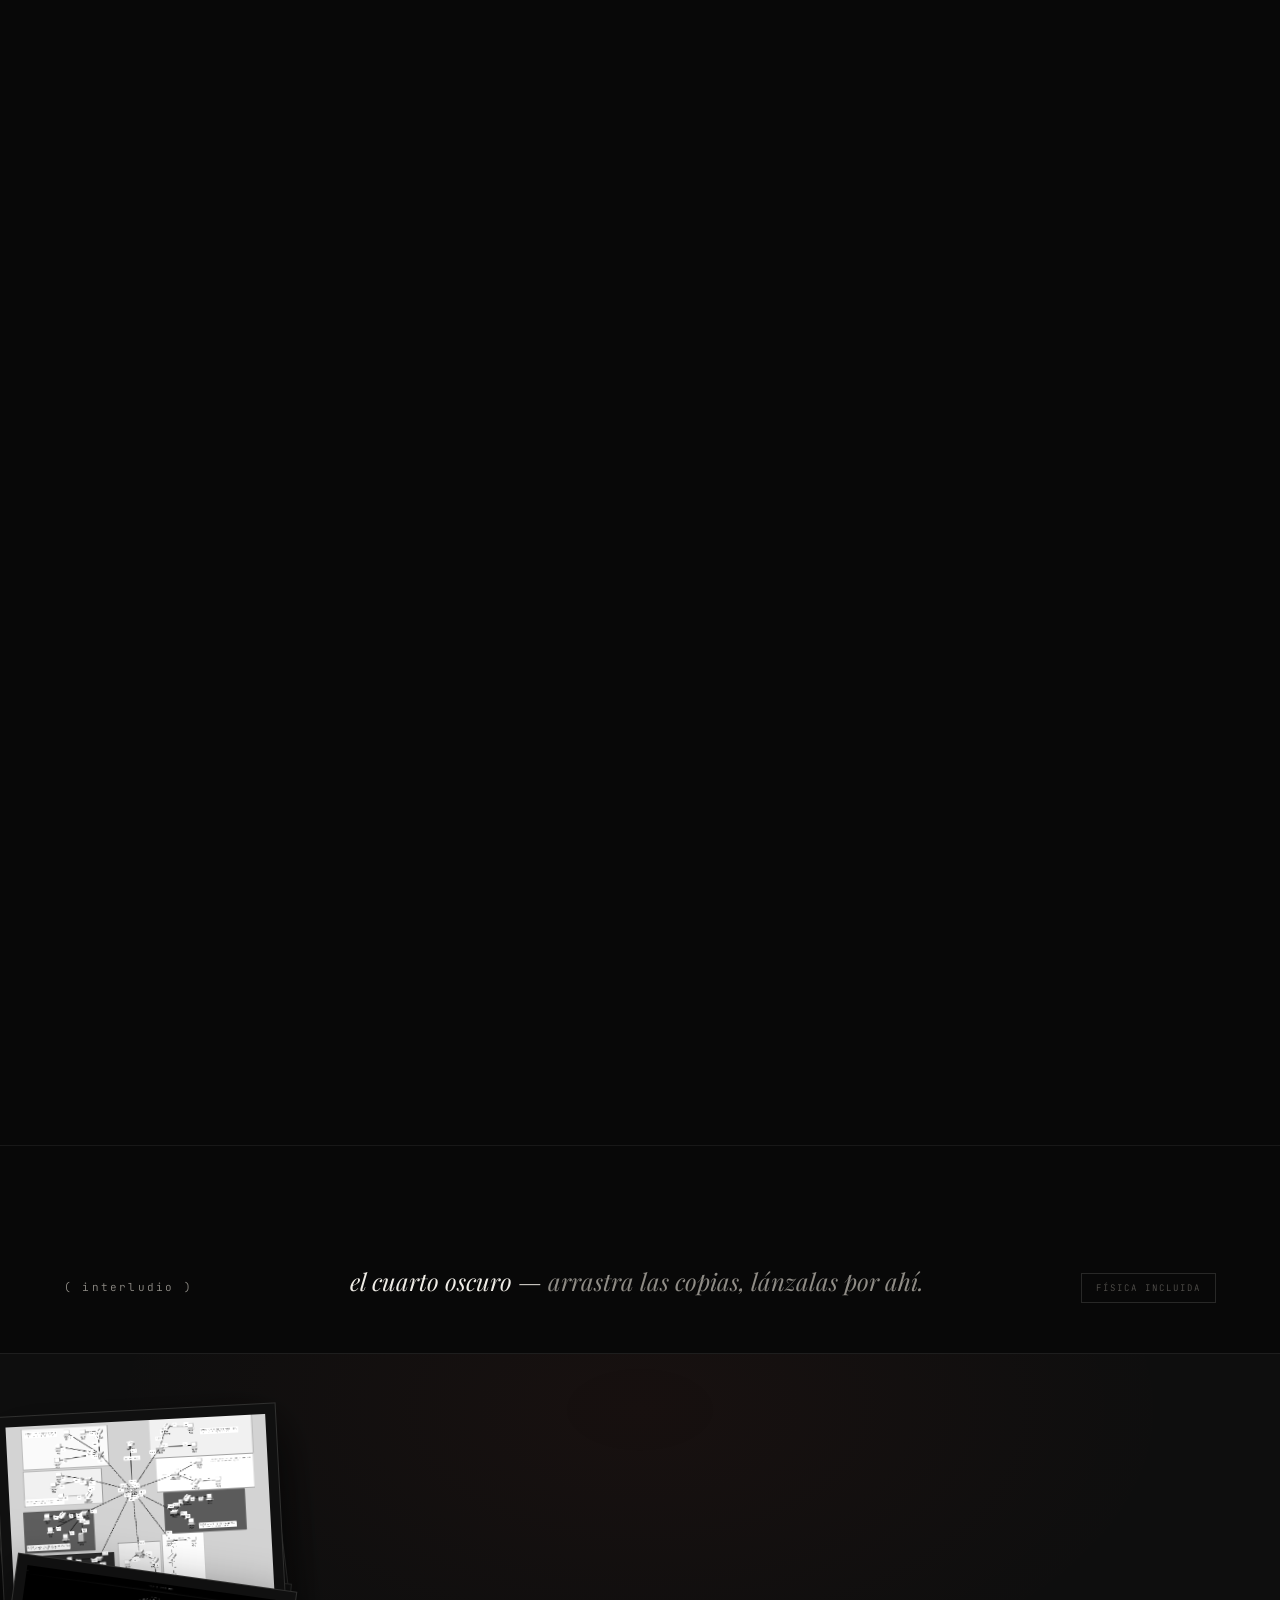
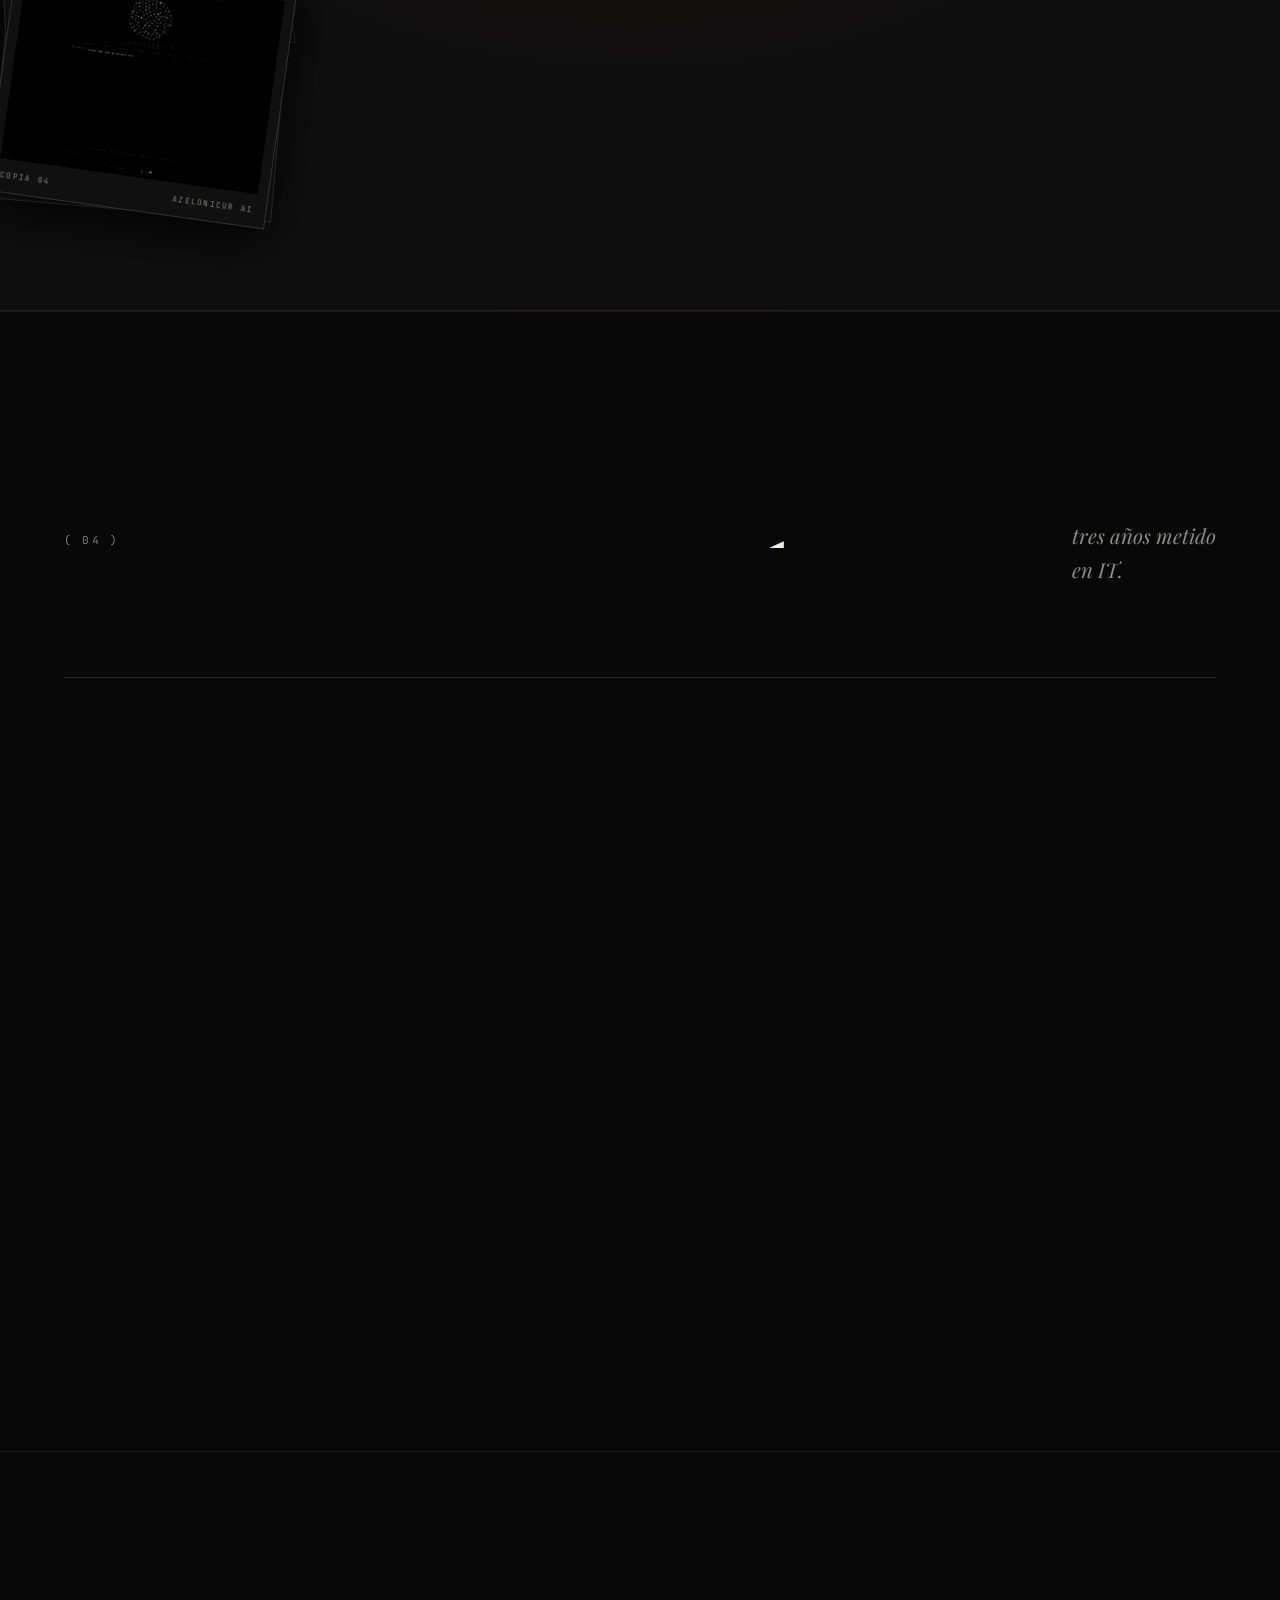
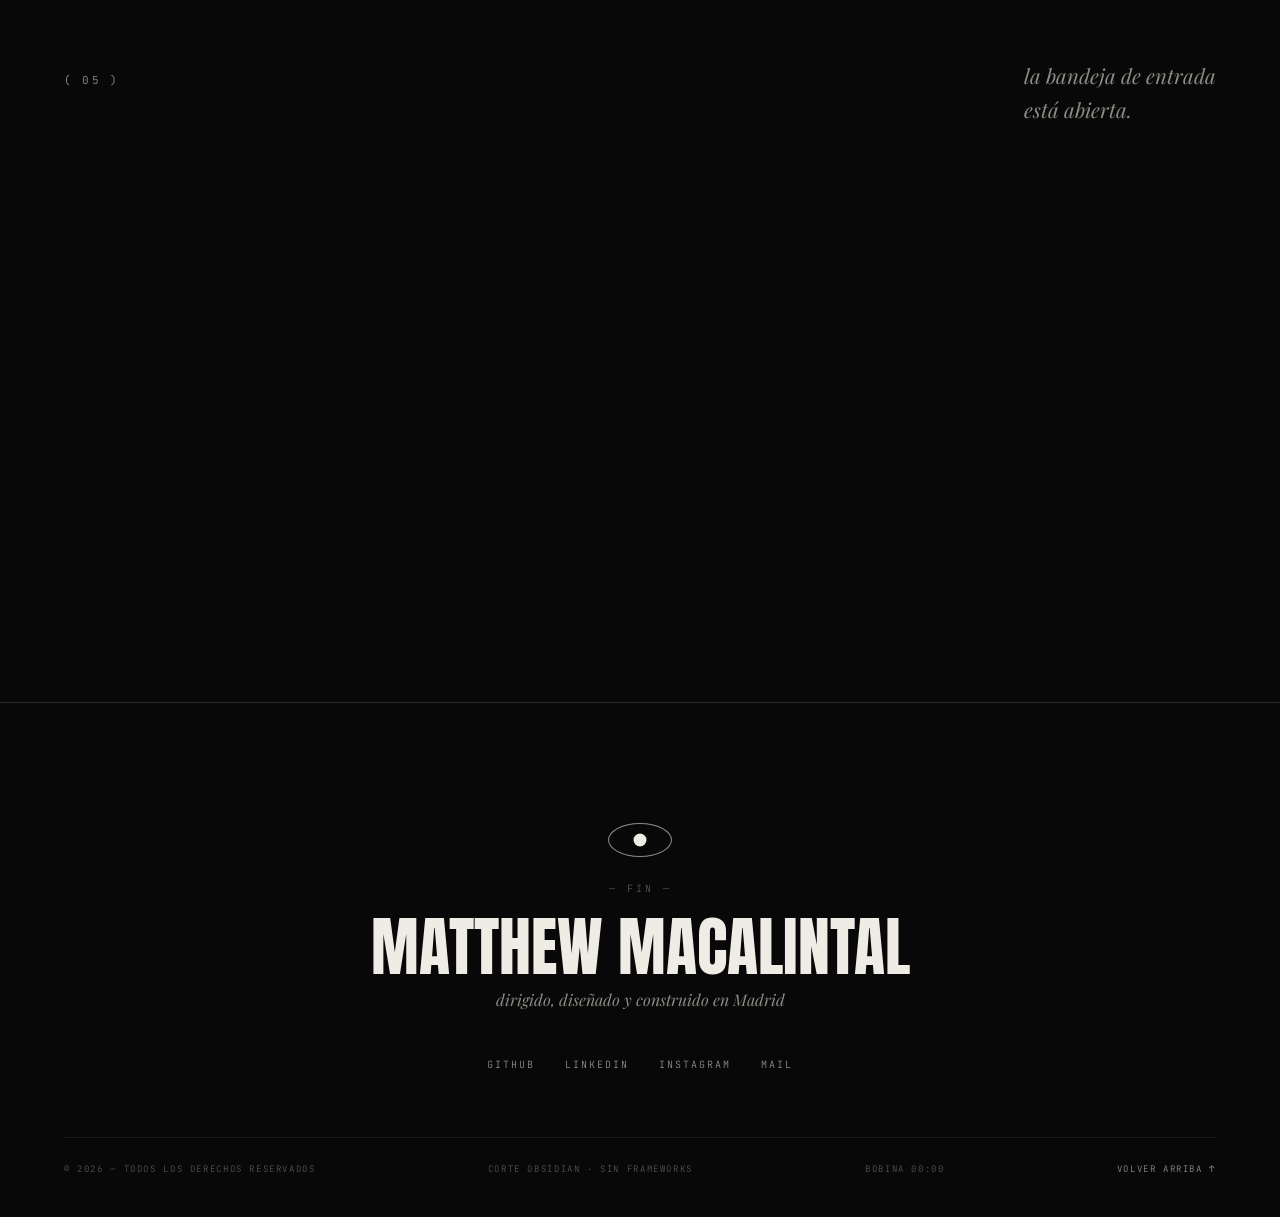
<file: spanish/portfolio-es.html>
<!DOCTYPE html>
<html lang="es">
<head>
  <meta charset="UTF-8">
  <meta http-equiv="refresh" content="0; url=Main-es.html#work">
  <title>Proyectos — Matthew Macalintal</title>
  <meta name="robots" content="noindex">
  <style>
    body { background: #080808; color: #efece6; font-family: monospace; display: grid; place-items: center; min-height: 100vh; margin: 0; letter-spacing: .1em; text-transform: uppercase; font-size: 12px; }
    a { color: inherit; }
  </style>
</head>
<body>
  <p>Cambio de bobina — <a href="Main-es.html#work">continuar a Proyectos →</a></p>
</body>
</html>
</file>
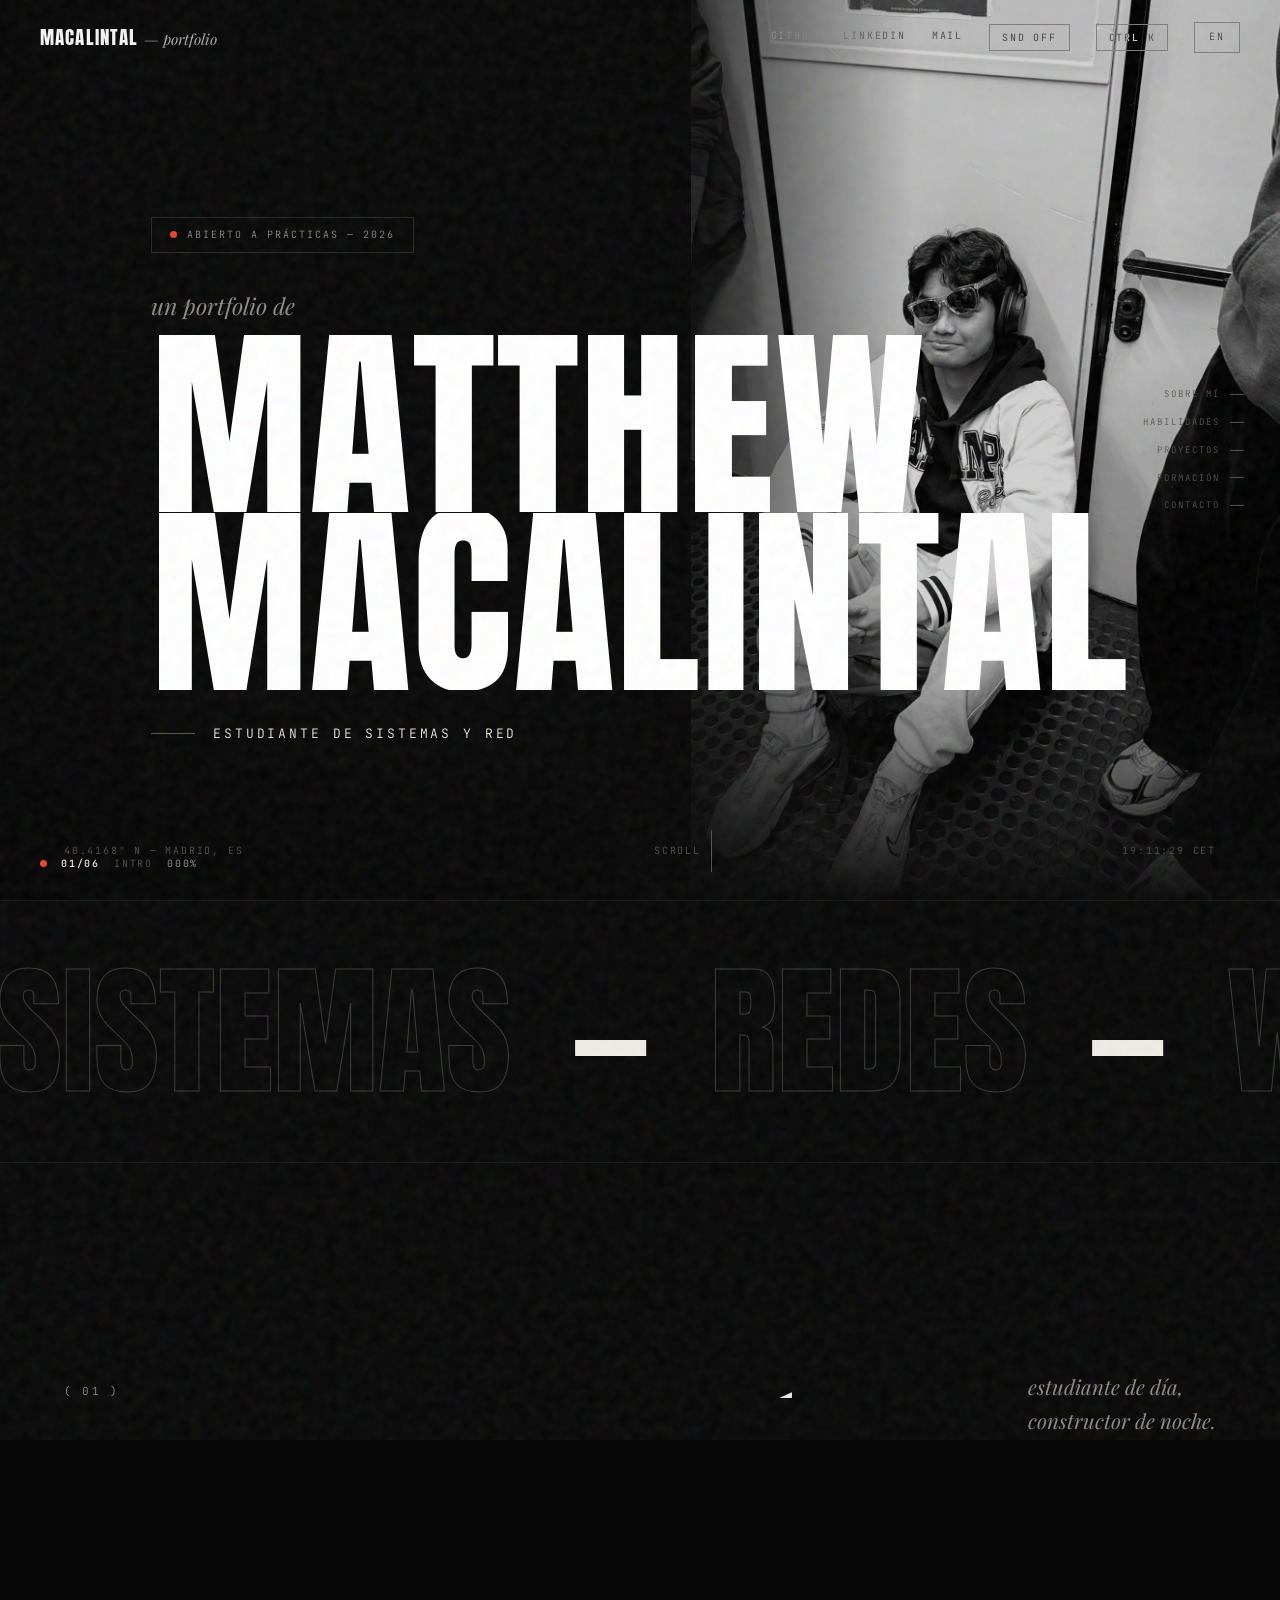
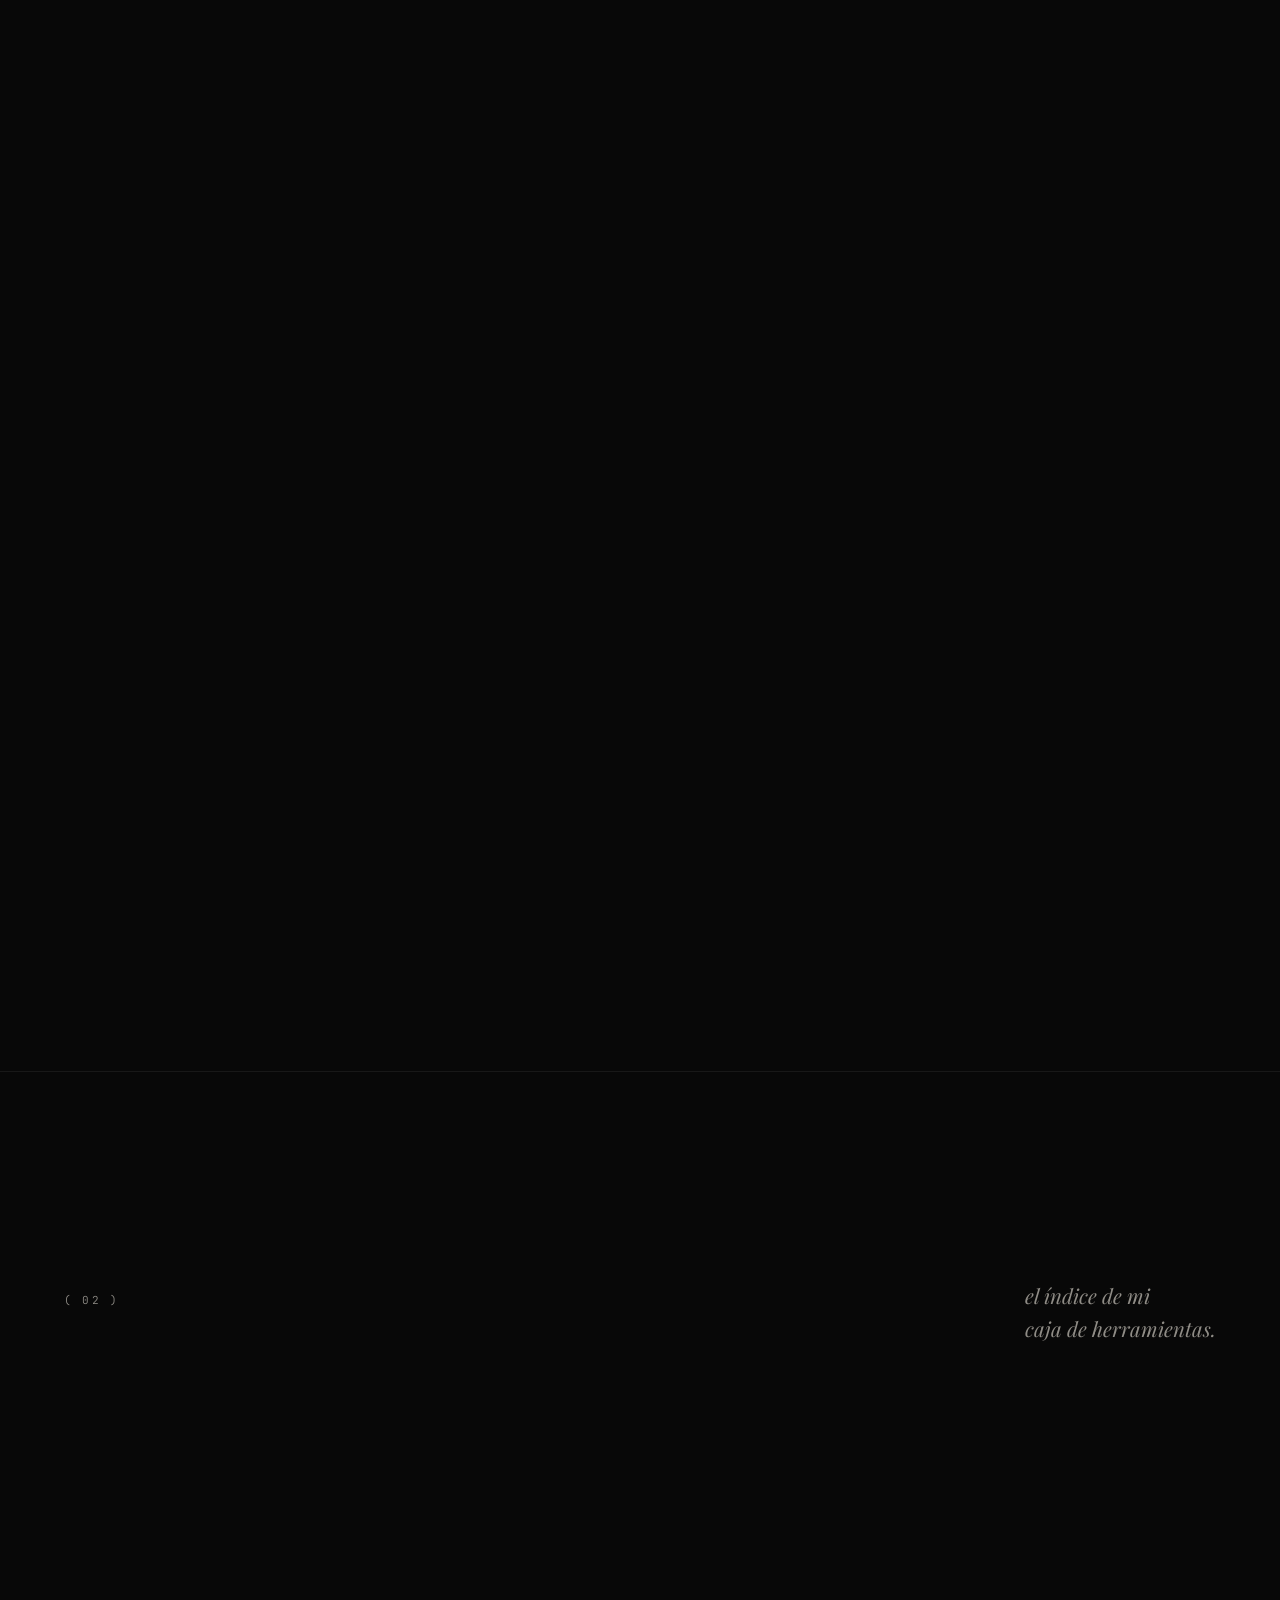
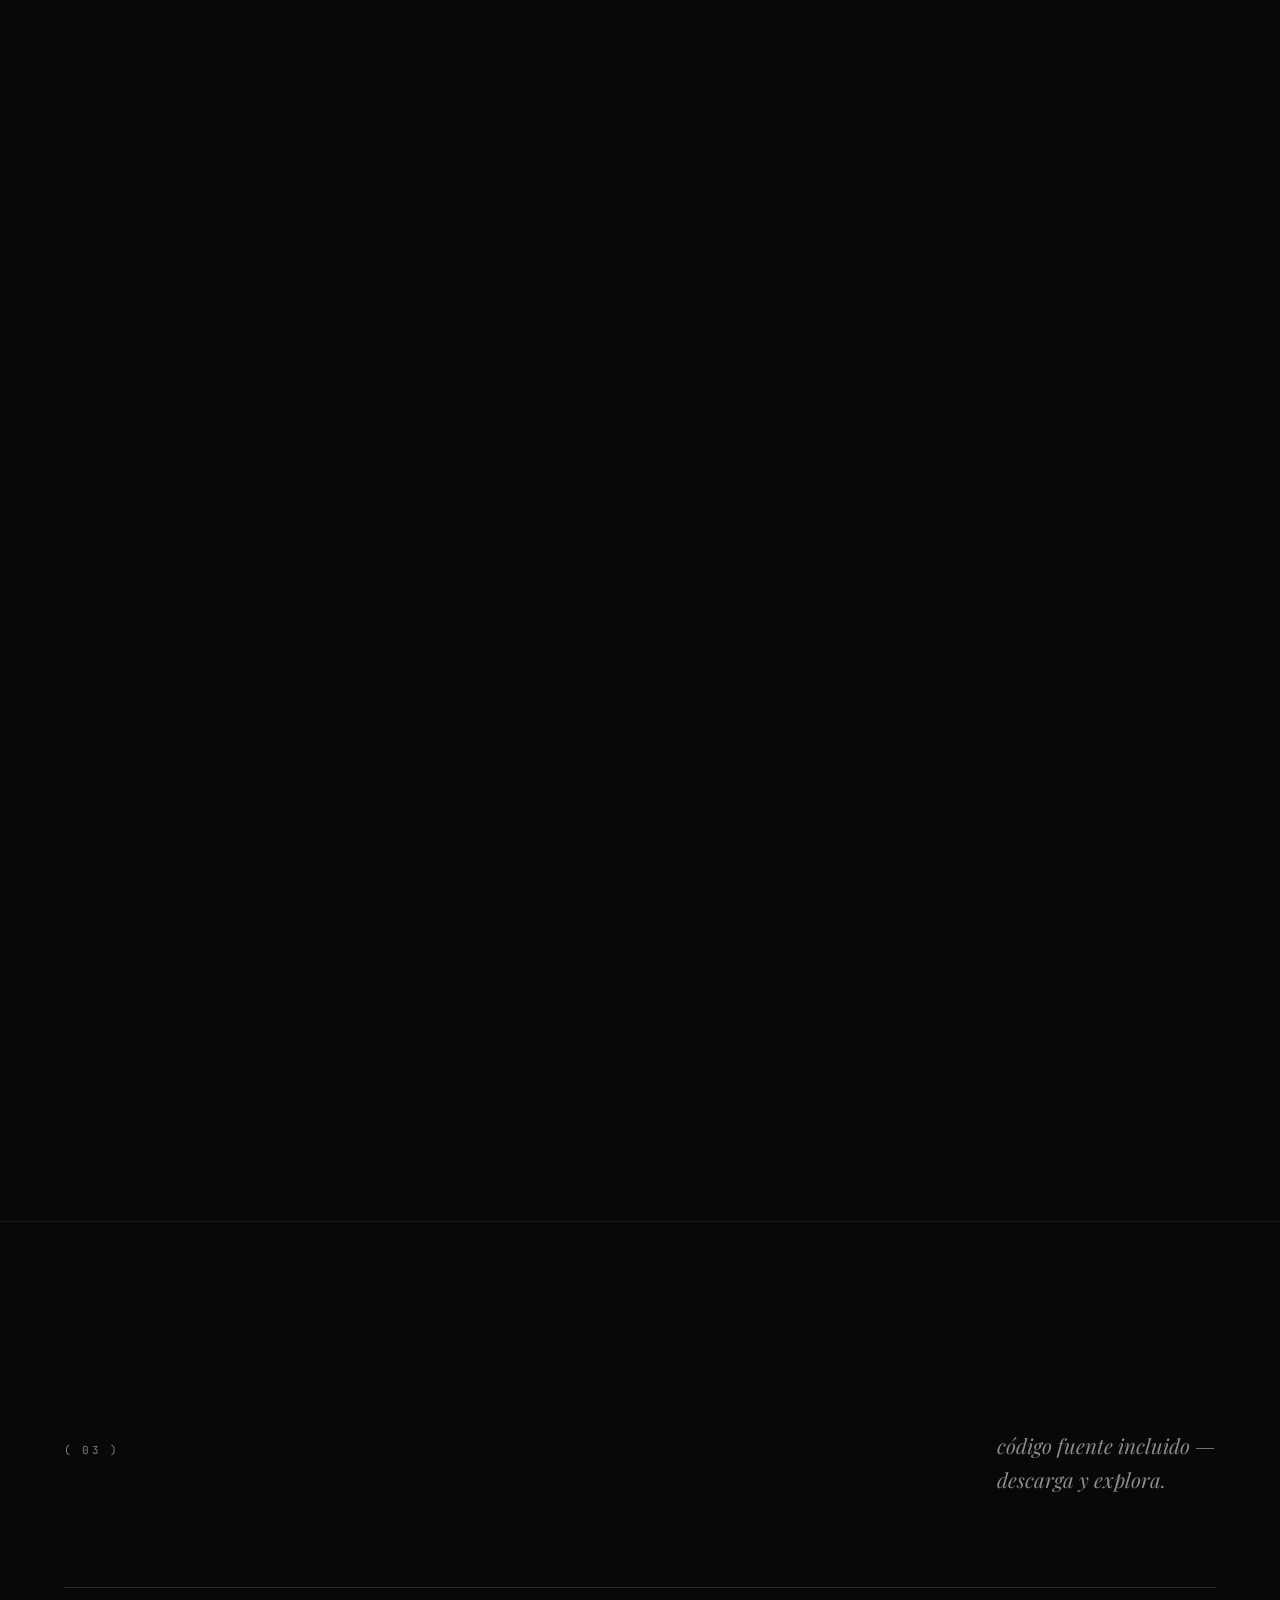
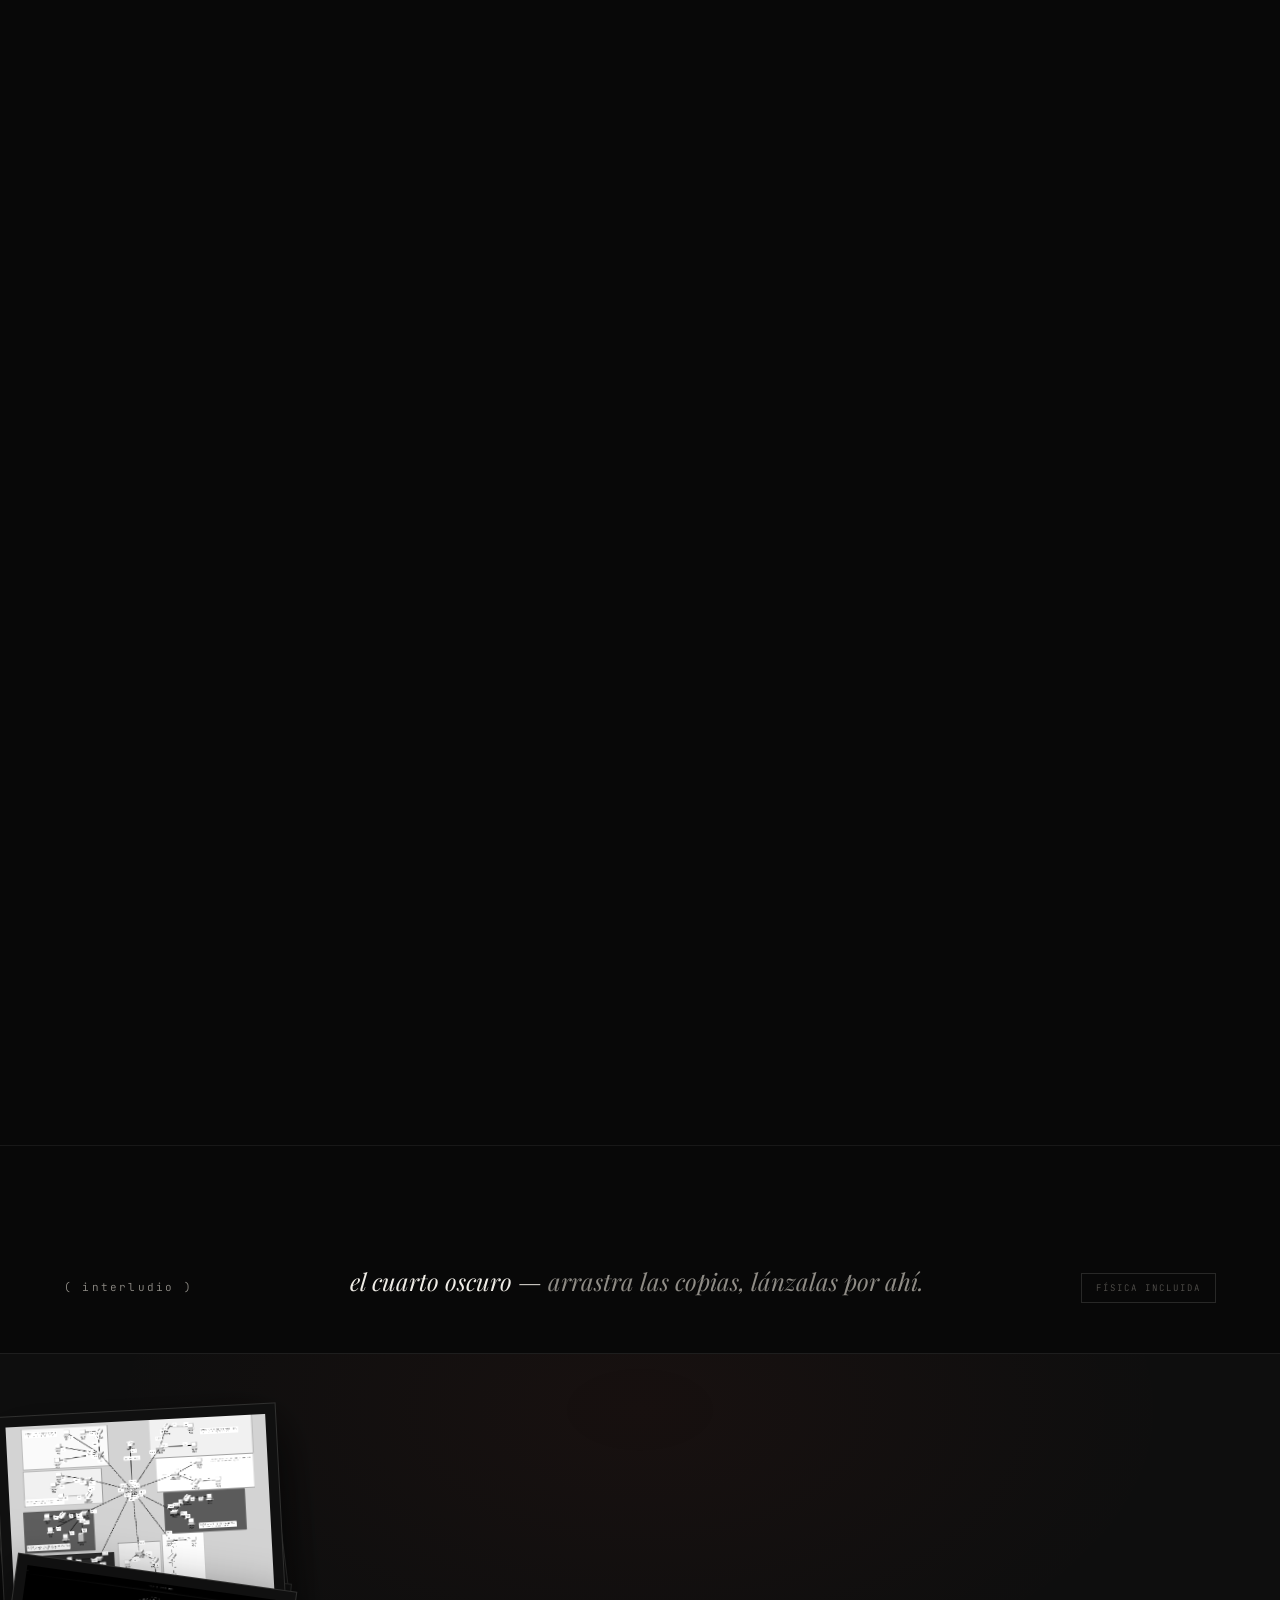
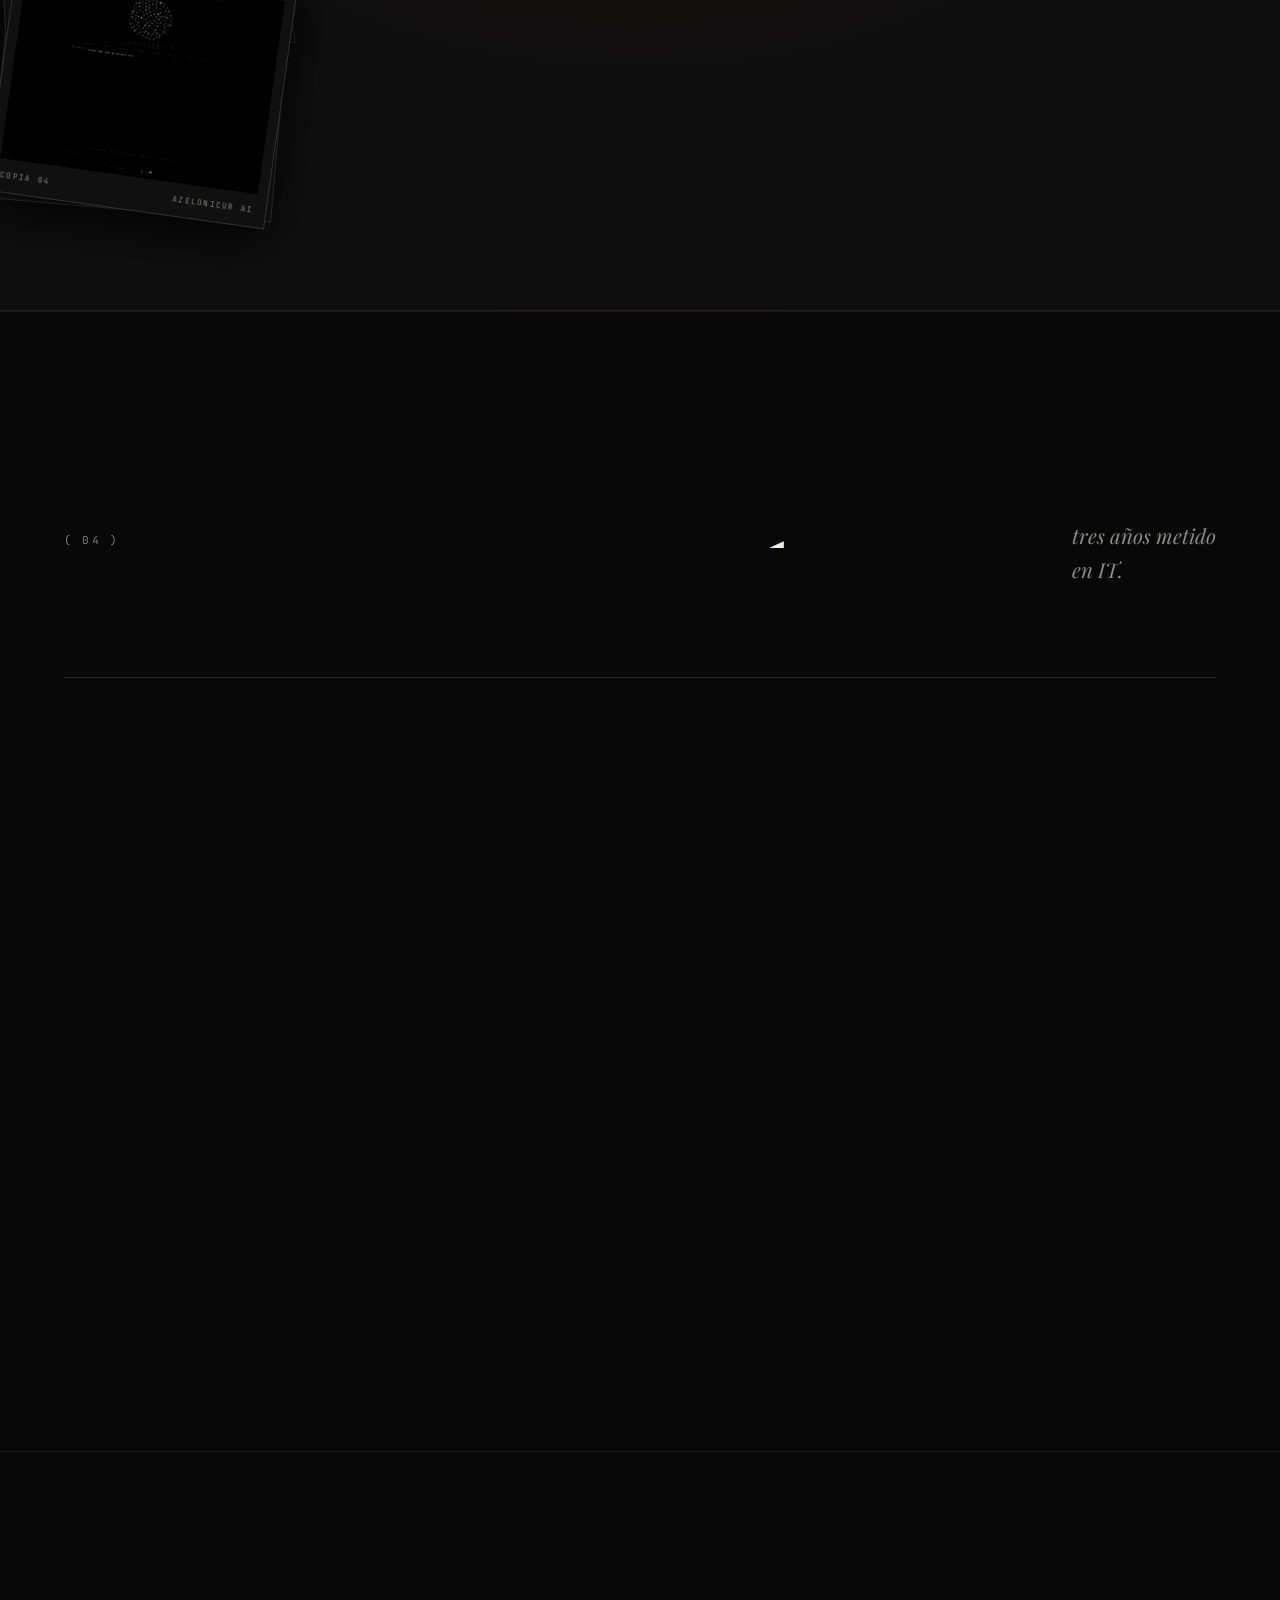
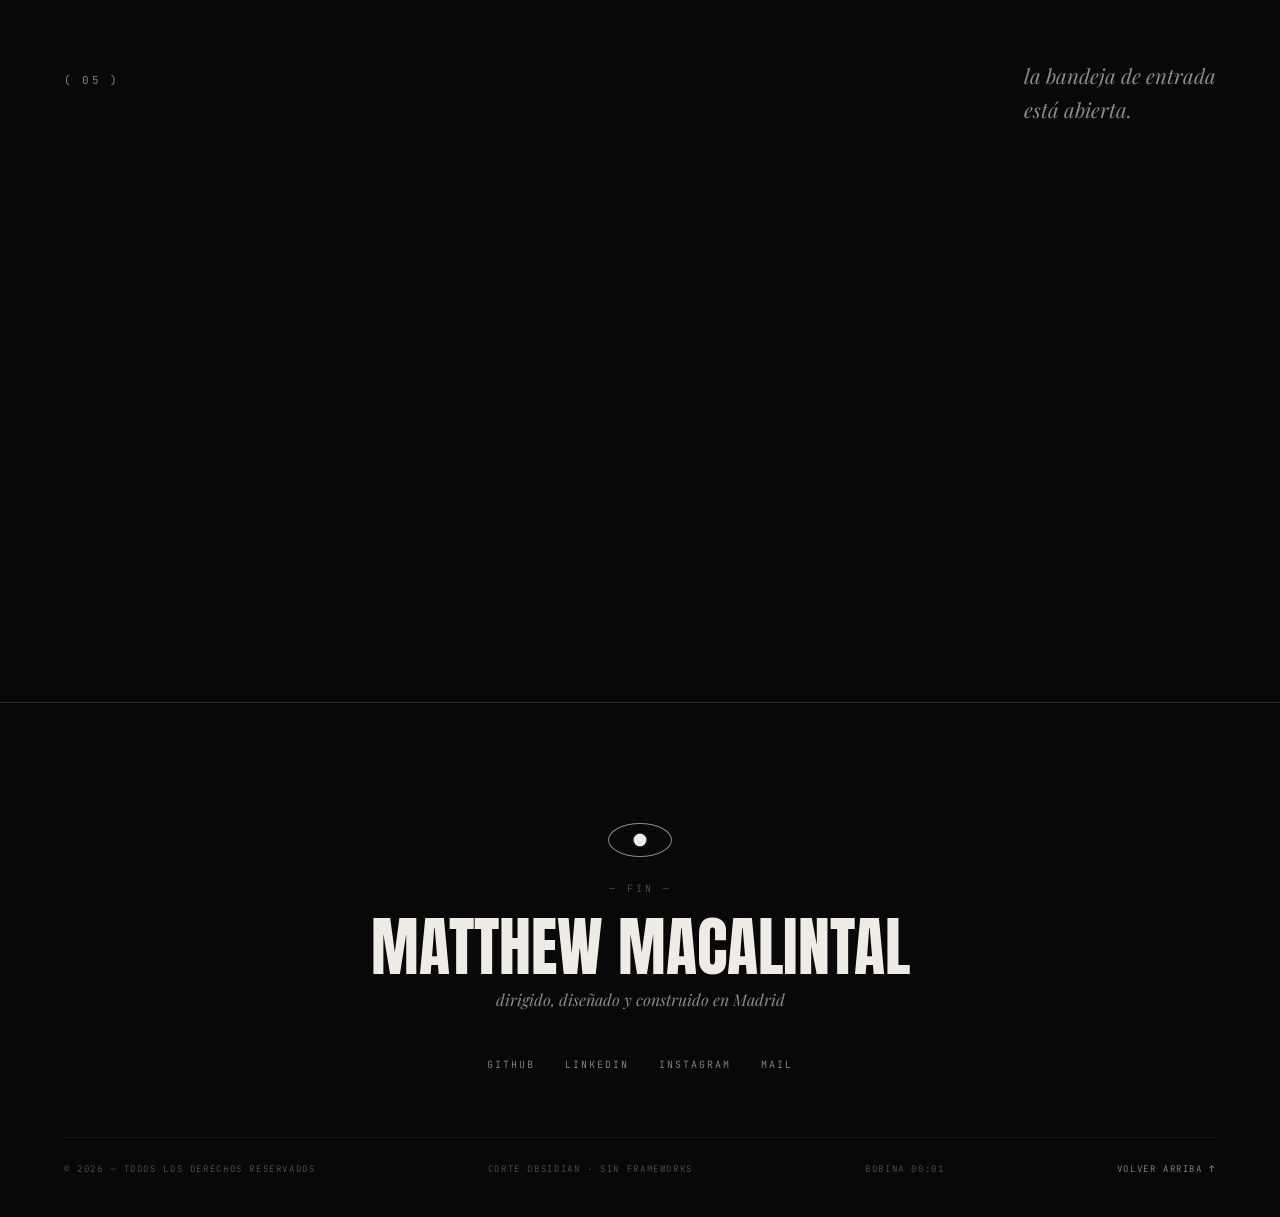
<file: spanish/skills-es.html>
<!DOCTYPE html>
<html lang="es">
<head>
  <meta charset="UTF-8">
  <meta http-equiv="refresh" content="0; url=Main-es.html#skills">
  <title>Habilidades — Matthew Macalintal</title>
  <meta name="robots" content="noindex">
  <style>
    body { background: #080808; color: #efece6; font-family: monospace; display: grid; place-items: center; min-height: 100vh; margin: 0; letter-spacing: .1em; text-transform: uppercase; font-size: 12px; }
    a { color: inherit; }
  </style>
</head>
<body>
  <p>Cambio de bobina — <a href="Main-es.html#skills">continuar a Habilidades →</a></p>
</body>
</html>
</file>
<file: css/style.css>
/* ============================================================
   MATTHEW MACALINTAL — OBSIDIAN CUT
   Cinematic monochrome. Anton display / Playfair italic /
   Archivo body / JetBrains Mono labels. Film grain over all.
   ============================================================ */

:root {
  --bg: #080808;
  --bg-2: #0e0e0e;
  --ink: #efece6;
  --dim: #8f8c86;
  --faint: #55534f;
  --line: rgba(239, 236, 230, 0.14);
  --line-soft: rgba(239, 236, 230, 0.07);
  --red: #e8442e;
  --display: 'Anton', 'Arial Narrow', sans-serif;
  --serif: 'Playfair Display', Georgia, serif;
  --body: 'Archivo', 'Segoe UI', sans-serif;
  --mono: 'JetBrains Mono', 'Consolas', monospace;
  --ease: cubic-bezier(0.65, 0.05, 0, 1);
  --ease-out: cubic-bezier(0.22, 1, 0.36, 1);
}

* {
  margin: 0;
  padding: 0;
  box-sizing: border-box;
}

html {
  scroll-behavior: smooth;
}

body {
  font-family: var(--body);
  font-weight: 300;
  background: var(--bg);
  color: var(--ink);
  line-height: 1.65;
  overflow-x: hidden;
}

::selection {
  background: var(--ink);
  color: var(--bg);
}

a {
  color: inherit;
  text-decoration: none;
}

ul {
  list-style: none;
}

img {
  max-width: 100%;
  display: block;
}

button {
  font-family: inherit;
  background: none;
  border: none;
  color: inherit;
  cursor: pointer;
}

:focus-visible {
  outline: 1px solid var(--ink);
  outline-offset: 4px;
}

/* ---------- film grain (injected) ---------- */

.grain {
  position: fixed;
  top: -60%;
  left: -60%;
  width: 220%;
  height: 220%;
  z-index: 3000;
  pointer-events: none;
  opacity: 0.07;
  background-image: url("data:image/svg+xml,%3Csvg viewBox='0 0 250 250' xmlns='http://www.w3.org/2000/svg'%3E%3Cfilter id='n'%3E%3CfeTurbulence type='fractalNoise' baseFrequency='0.7' numOctaves='3' stitchTiles='stitch'/%3E%3C/filter%3E%3Crect width='100%25' height='100%25' filter='url(%23n)'/%3E%3C/svg%3E");
  animation: grain 0.9s steps(6) infinite;
}

@keyframes grain {
  0% { transform: translate(0, 0); }
  20% { transform: translate(-3%, 2%); }
  40% { transform: translate(2%, -3%); }
  60% { transform: translate(-2%, -2%); }
  80% { transform: translate(3%, 3%); }
  100% { transform: translate(-1%, 1%); }
}

/* vignette */

body::after {
  content: '';
  position: fixed;
  inset: 0;
  z-index: 1;
  pointer-events: none;
  background: radial-gradient(ellipse 110% 90% at 50% 40%, transparent 55%, rgba(0, 0, 0, 0.5) 100%);
}

main, header, footer, .rail, .readout, section {
  position: relative;
  z-index: 2;
}

/* ---------- preloader (injected) ---------- */

.loader {
  position: fixed;
  inset: 0;
  z-index: 9000;
  background: #000;
  display: flex;
  align-items: center;
  justify-content: center;
  transition: transform 0.9s var(--ease);
}

.loader.done {
  transform: translateY(-101%);
}

.loader-name {
  font-family: var(--display);
  font-size: clamp(40px, 8vw, 110px);
  text-transform: uppercase;
  letter-spacing: 0.02em;
  line-height: 1;
  overflow: hidden;
}

.loader-name span {
  display: inline-block;
  transform: translateY(110%);
  animation: rise 0.8s var(--ease-out) forwards;
  animation-delay: calc(var(--i) * 45ms + 100ms);
}

@keyframes rise {
  to { transform: translateY(0); }
}

.loader-count {
  position: absolute;
  bottom: 32px;
  right: 40px;
  font-family: var(--mono);
  font-size: 13px;
  color: var(--dim);
  letter-spacing: 0.1em;
}

.loader-tag {
  position: absolute;
  bottom: 32px;
  left: 40px;
  font-family: var(--mono);
  font-size: 11px;
  color: var(--faint);
  letter-spacing: 0.2em;
  text-transform: uppercase;
}

body.locked {
  overflow: hidden;
}

/* ---------- custom cursor ---------- */

@media (pointer: fine) {
  body.has-cursor,
  body.has-cursor a,
  body.has-cursor button {
    cursor: none;
  }
  body.has-cursor input,
  body.has-cursor textarea,
  body.has-cursor select {
    cursor: auto;
  }
}

.cursor {
  position: fixed;
  top: 0;
  left: 0;
  width: 8px;
  height: 8px;
  background: #fff;
  border-radius: 50%;
  z-index: 9500;
  pointer-events: none;
  transform: translate(-50%, -50%);
  mix-blend-mode: difference;
}

.cursor-o {
  position: fixed;
  top: 0;
  left: 0;
  width: 42px;
  height: 42px;
  border: 1px solid #fff;
  border-radius: 50%;
  z-index: 9499;
  pointer-events: none;
  transform: translate(-50%, -50%);
  mix-blend-mode: difference;
  transition: width 0.3s var(--ease-out), height 0.3s var(--ease-out),
    background 0.3s ease, opacity 0.3s ease;
}

.cursor-o.grow {
  width: 72px;
  height: 72px;
  background: #fff;
}

.cursor.hide,
.cursor-o.hide {
  opacity: 0;
}

/* ---------- text reveal machinery ---------- */

.wm {
  display: inline-block;
  overflow: hidden;
  vertical-align: bottom;
}

.ww {
  display: inline-block;
  transform: translateY(120%);
  transition: transform 0.9s var(--ease);
  transition-delay: calc(var(--i, 0) * 45ms);
}

.in .ww {
  transform: translateY(0);
}

html.js [data-reveal] {
  opacity: 0;
  transform: translateY(30px);
  transition: opacity 0.9s var(--ease-out), transform 0.9s var(--ease-out);
}

html.js [data-reveal].revealed {
  opacity: 1;
  transform: translateY(0);
}

/* ---------- top bar ---------- */

.topbar {
  position: fixed;
  top: 0;
  left: 0;
  right: 0;
  z-index: 4000;
  display: flex;
  justify-content: space-between;
  align-items: center;
  padding: 22px 40px;
  mix-blend-mode: difference;
  color: #fff;
}

.topbar .logo {
  font-family: var(--display);
  font-size: 19px;
  letter-spacing: 0.06em;
  text-transform: uppercase;
}

.topbar .logo em {
  font-family: var(--serif);
  font-style: italic;
  font-size: 15px;
  text-transform: none;
  letter-spacing: 0;
  color: #bbb;
}

.top-links {
  display: flex;
  align-items: center;
  gap: 26px;
  font-family: var(--mono);
  font-size: 10px;
  letter-spacing: 0.18em;
  text-transform: uppercase;
}

.top-links a {
  position: relative;
  padding-bottom: 2px;
}

.top-links a::after {
  content: '';
  position: absolute;
  left: 0;
  bottom: 0;
  width: 0;
  height: 1px;
  background: #fff;
  transition: width 0.35s var(--ease-out);
}

.top-links a:hover::after {
  width: 100%;
}

.top-links .lang {
  border: 1px solid rgba(255, 255, 255, 0.5);
  padding: 6px 14px;
}

.top-links .lang::after {
  display: none;
}

.top-links .lang:hover {
  background: #fff;
  color: #000;
}

.menu-btn {
  display: none;
  flex-direction: column;
  gap: 7px;
  width: 40px;
  padding: 6px 0;
}

.menu-btn span {
  display: block;
  height: 1px;
  background: #fff;
  transition: transform 0.35s var(--ease-out);
}

.menu-btn.open span:nth-child(1) {
  transform: translateY(4px) rotate(45deg);
}

.menu-btn.open span:nth-child(2) {
  transform: translateY(-4px) rotate(-45deg);
}

/* ---------- fullscreen mobile menu ---------- */

.menu-overlay {
  position: fixed;
  inset: 0;
  z-index: 3500;
  background: #000;
  display: flex;
  flex-direction: column;
  justify-content: center;
  padding: 0 28px;
  clip-path: inset(0 0 100% 0);
  transition: clip-path 0.7s var(--ease);
}

.menu-overlay.open {
  clip-path: inset(0 0 0% 0);
}

.menu-overlay a.m-link {
  font-family: var(--display);
  font-size: clamp(44px, 12vw, 90px);
  text-transform: uppercase;
  line-height: 1.05;
  color: var(--ink);
  display: flex;
  align-items: baseline;
  gap: 16px;
  opacity: 0;
  transform: translateY(30px);
  transition: opacity 0.5s ease, transform 0.5s var(--ease-out);
  transition-delay: calc(var(--i) * 60ms);
}

.menu-overlay.open a.m-link {
  opacity: 1;
  transform: translateY(0);
}

.menu-overlay a.m-link i {
  font-family: var(--mono);
  font-style: normal;
  font-size: 11px;
  color: var(--faint);
}

.menu-overlay .m-foot {
  position: absolute;
  bottom: 30px;
  left: 28px;
  right: 28px;
  display: flex;
  justify-content: space-between;
  font-family: var(--mono);
  font-size: 10px;
  letter-spacing: 0.15em;
  text-transform: uppercase;
  color: var(--dim);
}

/* ---------- side rail (scroll spy) ---------- */

.rail {
  position: fixed;
  right: 36px;
  top: 50%;
  transform: translateY(-50%);
  z-index: 2500;
  display: flex;
  flex-direction: column;
  gap: 13px;
  align-items: flex-end;
}

.rail a {
  display: flex;
  align-items: center;
  gap: 10px;
  font-family: var(--mono);
  font-size: 9px;
  letter-spacing: 0.22em;
  text-transform: uppercase;
  color: var(--faint);
  transition: color 0.3s ease;
}

.rail a::after {
  content: '';
  width: 14px;
  height: 1px;
  background: var(--faint);
  transition: width 0.35s var(--ease-out), background 0.3s ease;
}

.rail a:hover {
  color: var(--ink);
}

.rail a.active {
  color: var(--ink);
}

.rail a.active::after {
  width: 34px;
  background: var(--ink);
}

/* ---------- bottom-left readout ---------- */

.readout {
  position: fixed;
  left: 40px;
  bottom: 28px;
  z-index: 2500;
  font-family: var(--mono);
  font-size: 10px;
  letter-spacing: 0.18em;
  text-transform: uppercase;
  color: var(--faint);
  display: flex;
  gap: 14px;
  align-items: center;
}

.readout b {
  color: var(--ink);
  font-weight: 500;
}

.readout .rec {
  width: 7px;
  height: 7px;
  border-radius: 50%;
  background: var(--red);
  animation: blink-rec 1.6s ease infinite;
}

@keyframes blink-rec {
  50% { opacity: 0.25; }
}

/* ---------- layout ---------- */

.wrap {
  max-width: 1500px;
  margin: 0 auto;
  padding: 0 clamp(24px, 5vw, 80px);
}

section {
  scroll-margin-top: 40px;
}

.sec {
  padding: clamp(100px, 14vh, 180px) 0;
  border-top: 1px solid var(--line-soft);
  position: relative;
}

.sec-head {
  display: flex;
  align-items: baseline;
  justify-content: space-between;
  gap: 24px;
  flex-wrap: wrap;
  margin-bottom: clamp(48px, 7vw, 90px);
}

.sec-idx {
  font-family: var(--mono);
  font-size: 11px;
  letter-spacing: 0.2em;
  color: var(--dim);
}

.sec-title {
  font-family: var(--display);
  font-weight: 400;
  font-size: clamp(56px, 9.5vw, 160px);
  line-height: 0.9;
  text-transform: uppercase;
  letter-spacing: 0.01em;
}

.sec-note {
  font-family: var(--serif);
  font-style: italic;
  font-size: clamp(16px, 1.6vw, 21px);
  color: var(--dim);
  max-width: 320px;
}

/* ---------- hero ---------- */

.hero {
  min-height: 100svh;
  position: relative;
  display: flex;
  flex-direction: column;
  justify-content: center;
  overflow: hidden;
}

.hero-img {
  position: absolute;
  top: 0;
  right: 0;
  height: 100%;
  width: min(46vw, 660px);
  object-fit: cover;
  filter: grayscale(100%) contrast(1.12) brightness(0.82);
  z-index: 1;
}

.hero-img-fade {
  position: absolute;
  top: 0;
  right: 0;
  height: 100%;
  width: min(52vw, 760px);
  z-index: 1;
  background: linear-gradient(to right, var(--bg) 0%, transparent 45%),
    linear-gradient(to top, var(--bg) 0%, transparent 30%);
  pointer-events: none;
}

.hero-inner {
  position: relative;
  z-index: 2;
  padding-top: 60px;
}

.hero-over {
  font-family: var(--serif);
  font-style: italic;
  font-size: clamp(16px, 1.8vw, 24px);
  color: var(--dim);
  margin-bottom: 10px;
}

.hero h1 {
  font-family: var(--display);
  font-weight: 400;
  font-size: clamp(70px, 16.5vw, 290px);
  line-height: 0.84;
  text-transform: uppercase;
  letter-spacing: 0.005em;
  mix-blend-mode: difference;
  color: #fff;
}

.hero h1 .l {
  display: block;
}

.hero-roles {
  display: flex;
  align-items: center;
  gap: 18px;
  margin-top: 34px;
  font-family: var(--mono);
  font-size: clamp(11px, 1.2vw, 13px);
  letter-spacing: 0.22em;
  text-transform: uppercase;
  color: var(--dim);
}

.hero-roles .dash {
  width: 44px;
  height: 1px;
  background: var(--faint);
}

.rotator {
  position: relative;
  display: inline-block;
  height: 1.5em;
  min-width: 300px;
  overflow: hidden;
  vertical-align: middle;
}

.rotator span {
  position: absolute;
  left: 0;
  top: 0;
  line-height: 1.5em;
  white-space: nowrap;
  opacity: 0;
  transform: translateY(100%);
  transition: opacity 0.5s ease, transform 0.5s var(--ease-out);
  color: var(--ink);
}

.rotator span.on {
  opacity: 1;
  transform: translateY(0);
}

.hero-foot {
  position: absolute;
  bottom: 28px;
  left: 0;
  right: 0;
  z-index: 2;
  display: flex;
  justify-content: space-between;
  align-items: center;
  padding: 0 clamp(24px, 5vw, 80px);
  font-family: var(--mono);
  font-size: 10px;
  letter-spacing: 0.18em;
  text-transform: uppercase;
  color: var(--faint);
}

.hero-foot .scroll-cue {
  display: flex;
  align-items: center;
  gap: 10px;
}

.scroll-cue .line {
  width: 1px;
  height: 42px;
  background: var(--faint);
  position: relative;
  overflow: hidden;
}

.scroll-cue .line::after {
  content: '';
  position: absolute;
  inset: 0;
  background: var(--ink);
  transform: translateY(-100%);
  animation: drip 2.4s var(--ease) infinite;
}

@keyframes drip {
  55%, 100% { transform: translateY(100%); }
}

.hero-badge {
  display: inline-flex;
  align-items: center;
  gap: 10px;
  font-family: var(--mono);
  font-size: 10px;
  letter-spacing: 0.2em;
  text-transform: uppercase;
  color: var(--dim);
  border: 1px solid var(--line);
  padding: 9px 18px;
  margin-bottom: 34px;
}

.hero-badge .rec {
  width: 7px;
  height: 7px;
  border-radius: 50%;
  background: var(--red);
  animation: blink-rec 1.6s ease infinite;
}

/* ---------- marquee ---------- */

.marquee {
  overflow: hidden;
  padding: clamp(30px, 5vw, 60px) 0;
  border-top: 1px solid var(--line-soft);
  user-select: none;
}

.marquee-track {
  display: flex;
  gap: 60px;
  width: max-content;
  animation: marquee 42s linear infinite;
}

.marquee-track span {
  font-family: var(--display);
  font-size: clamp(64px, 11vw, 170px);
  line-height: 1;
  text-transform: uppercase;
  white-space: nowrap;
  color: transparent;
  -webkit-text-stroke: 1px rgba(239, 236, 230, 0.22);
}

.marquee-track span.fill {
  color: var(--ink);
  -webkit-text-stroke: 0;
}

@keyframes marquee {
  to { transform: translateX(-50%); }
}

/* ---------- about ---------- */

.about-grid {
  display: grid;
  grid-template-columns: minmax(0, 7fr) minmax(0, 4fr);
  gap: clamp(40px, 6vw, 110px);
  align-items: start;
}

.pull-quote {
  font-family: var(--serif);
  font-style: italic;
  font-weight: 400;
  font-size: clamp(24px, 3.2vw, 42px);
  line-height: 1.35;
  color: var(--ink);
  margin-bottom: 40px;
}

.pull-quote em {
  color: var(--dim);
}

.about-copy p {
  font-size: clamp(15px, 1.3vw, 17px);
  color: var(--dim);
  margin-bottom: 22px;
  max-width: 620px;
}

.about-copy strong {
  color: var(--ink);
  font-weight: 500;
}

.about-side {
  position: sticky;
  top: 90px;
}

.about-portrait {
  position: relative;
  overflow: hidden;
  margin-bottom: 34px;
}

.about-portrait img {
  width: 100%;
  aspect-ratio: 3 / 4;
  object-fit: cover;
  filter: grayscale(100%) contrast(1.1);
  transition: filter 0.7s ease, transform 1.2s var(--ease-out);
}

.about-portrait:hover img {
  filter: grayscale(0%) contrast(1);
  transform: scale(1.04);
}

.about-portrait .cap {
  position: absolute;
  bottom: 0;
  left: 0;
  right: 0;
  display: flex;
  justify-content: space-between;
  padding: 12px 14px;
  font-family: var(--mono);
  font-size: 9px;
  letter-spacing: 0.18em;
  text-transform: uppercase;
  color: var(--ink);
  background: linear-gradient(to top, rgba(0, 0, 0, 0.75), transparent);
}

.index-table {
  border-top: 1px solid var(--line);
}

.index-row {
  display: flex;
  justify-content: space-between;
  gap: 16px;
  padding: 13px 0;
  border-bottom: 1px solid var(--line-soft);
  font-size: 13px;
}

.index-row .k {
  font-family: var(--mono);
  font-size: 10px;
  letter-spacing: 0.16em;
  text-transform: uppercase;
  color: var(--faint);
  padding-top: 2px;
}

.index-row .v {
  color: var(--ink);
  text-align: right;
  font-weight: 400;
}

/* ---------- editorial buttons ---------- */

.btn {
  display: inline-flex;
  align-items: center;
  gap: 12px;
  font-family: var(--mono);
  font-size: 11px;
  letter-spacing: 0.2em;
  text-transform: uppercase;
  color: var(--ink);
  border: 1px solid var(--ink);
  padding: 16px 34px;
  position: relative;
  overflow: hidden;
  transition: color 0.4s ease;
  background: transparent;
  will-change: transform;
}

.btn::before {
  content: '';
  position: absolute;
  inset: 0;
  background: var(--ink);
  transform: scaleY(0);
  transform-origin: bottom;
  transition: transform 0.4s var(--ease);
  z-index: -1;
}

.btn:hover {
  color: var(--bg);
}

.btn:hover::before {
  transform: scaleY(1);
}

.btn-fill {
  background: var(--ink);
  color: var(--bg);
}

.btn-fill::before {
  background: var(--bg);
}

.btn-fill:hover {
  color: var(--ink);
  border-color: var(--ink);
}

.btn-ghost {
  border-color: var(--line);
  color: var(--dim);
}

.btn-ghost:hover {
  color: var(--bg);
}

/* ---------- skills index ---------- */

.skill-block {
  margin-bottom: clamp(40px, 6vw, 70px);
}

.skill-block-label {
  display: flex;
  align-items: baseline;
  gap: 18px;
  font-family: var(--mono);
  font-size: 10px;
  letter-spacing: 0.2em;
  text-transform: uppercase;
  color: var(--faint);
  margin-bottom: 6px;
}

.skill-block-label i {
  font-style: normal;
  color: var(--dim);
}

.skill-list {
  border-top: 1px solid var(--line);
}

.skill-item {
  display: grid;
  grid-template-columns: 60px 1fr auto;
  align-items: center;
  gap: 20px;
  padding: 18px 12px;
  border-bottom: 1px solid var(--line-soft);
  transition: background 0.3s ease, color 0.3s ease, padding 0.3s var(--ease-out);
}

.skill-item .no {
  font-family: var(--mono);
  font-size: 10px;
  color: var(--faint);
  letter-spacing: 0.1em;
}

.skill-item .nm {
  font-family: var(--display);
  font-size: clamp(24px, 3.4vw, 46px);
  line-height: 1;
  text-transform: uppercase;
  letter-spacing: 0.01em;
}

.skill-item .lv {
  font-family: var(--mono);
  font-size: 9px;
  letter-spacing: 0.2em;
  text-transform: uppercase;
  color: var(--dim);
  border: 1px solid var(--line);
  padding: 6px 12px;
  white-space: nowrap;
}

.skill-item:hover {
  background: var(--ink);
  color: var(--bg);
  padding-left: 26px;
}

.skill-item:hover .no,
.skill-item:hover .lv {
  color: var(--bg);
  border-color: rgba(8, 8, 8, 0.4);
}

/* ---------- work list ---------- */

.work-list {
  border-top: 1px solid var(--line);
}

.work-row {
  display: block;
  padding: clamp(28px, 4vw, 46px) 12px;
  border-bottom: 1px solid var(--line-soft);
  position: relative;
  transition: background 0.35s ease, color 0.35s ease, padding 0.35s var(--ease-out);
}

.work-row-top {
  display: flex;
  align-items: baseline;
  justify-content: space-between;
  gap: 20px;
  flex-wrap: wrap;
}

.work-row .no {
  font-family: var(--mono);
  font-size: 11px;
  letter-spacing: 0.15em;
  color: var(--faint);
  transition: color 0.35s ease;
}

.work-row h3 {
  font-family: var(--display);
  font-weight: 400;
  font-size: clamp(38px, 6.5vw, 96px);
  line-height: 0.95;
  text-transform: uppercase;
  letter-spacing: 0.005em;
  flex: 1 1 auto;
}

.work-row .arrow {
  font-family: var(--body);
  font-weight: 300;
  font-size: clamp(24px, 3vw, 40px);
  transition: transform 0.4s var(--ease-out);
}

.work-row-meta {
  display: flex;
  gap: 26px;
  flex-wrap: wrap;
  margin-top: 14px;
  font-family: var(--mono);
  font-size: 10px;
  letter-spacing: 0.18em;
  text-transform: uppercase;
  color: var(--dim);
  transition: color 0.35s ease;
}

.work-row p.desc {
  margin-top: 12px;
  max-width: 640px;
  font-size: 14px;
  color: var(--dim);
  transition: color 0.35s ease;
}

.work-row:hover {
  background: var(--ink);
  color: var(--bg);
  padding-left: 30px;
}

.work-row:hover .no,
.work-row:hover .work-row-meta,
.work-row:hover p.desc {
  color: rgba(8, 8, 8, 0.65);
}

.work-row:hover .arrow {
  transform: translate(8px, -6px) rotate(45deg);
}

.work-row.soon {
  pointer-events: none;
}

.work-row.soon h3 {
  color: transparent;
  -webkit-text-stroke: 1px rgba(239, 236, 230, 0.3);
}

/* floating cursor preview */

.work-preview {
  position: fixed;
  top: 0;
  left: 0;
  width: 340px;
  height: 220px;
  z-index: 2800;
  pointer-events: none;
  overflow: hidden;
  opacity: 0;
  transform: scale(0.85);
  transition: opacity 0.35s ease, transform 0.35s var(--ease-out);
}

.work-preview.show {
  opacity: 1;
  transform: scale(1);
}

.work-preview img {
  width: 100%;
  height: 100%;
  object-fit: cover;
  filter: grayscale(100%) contrast(1.1);
}

/* ---------- education ---------- */

.edu-list {
  border-top: 1px solid var(--line);
}

.edu-row {
  display: grid;
  grid-template-columns: minmax(150px, 320px) 1fr;
  gap: clamp(20px, 4vw, 60px);
  padding: clamp(32px, 5vw, 54px) 12px;
  border-bottom: 1px solid var(--line-soft);
}

.edu-row .yr {
  font-family: var(--display);
  font-size: clamp(40px, 6vw, 88px);
  line-height: 0.9;
  color: transparent;
  -webkit-text-stroke: 1px rgba(239, 236, 230, 0.35);
  text-transform: uppercase;
  transition: color 0.5s ease;
}

.edu-row:hover .yr {
  color: var(--ink);
  -webkit-text-stroke: 0;
}

.edu-row h3 {
  font-family: var(--body);
  font-weight: 500;
  font-size: clamp(19px, 2vw, 26px);
  line-height: 1.25;
  margin-bottom: 6px;
}

.edu-row .where {
  font-family: var(--mono);
  font-size: 10px;
  letter-spacing: 0.2em;
  text-transform: uppercase;
  color: var(--dim);
  margin-bottom: 14px;
}

.edu-row p {
  font-size: 14px;
  color: var(--dim);
  max-width: 560px;
}

/* ---------- contact ---------- */

.contact-grid {
  display: grid;
  grid-template-columns: 1fr;
  gap: clamp(48px, 6vw, 100px);
  align-items: start;
}

.contact-left {
  position: sticky;
  top: 90px;
}

.contact-big {
  font-family: var(--display);
  font-size: clamp(60px, 8.5vw, 150px);
  line-height: 0.9;
  text-transform: uppercase;
  margin-bottom: 36px;
}

.contact-big em {
  font-family: var(--serif);
  font-style: italic;
  font-weight: 400;
  text-transform: none;
  font-size: 0.65em;
  color: var(--dim);
}

.contact-mail {
  display: inline-block;
  font-family: var(--mono);
  font-size: clamp(13px, 1.6vw, 18px);
  letter-spacing: 0.05em;
  border-bottom: 1px solid var(--ink);
  padding-bottom: 4px;
  margin-bottom: 44px;
  transition: color 0.3s ease, border-color 0.3s ease;
  word-break: break-all;
}

.contact-mail:hover {
  color: var(--dim);
  border-color: var(--dim);
}

.contact-facts {
  border-top: 1px solid var(--line);
  max-width: 420px;
}

/* form — monochrome editorial */

.form-note {
  font-family: var(--mono);
  font-size: 10px;
  letter-spacing: 0.18em;
  text-transform: uppercase;
  color: var(--faint);
  margin-bottom: 30px;
}

.form-group {
  margin-bottom: 30px;
}

.form-group label {
  display: block;
  font-family: var(--mono);
  font-size: 10px;
  letter-spacing: 0.2em;
  text-transform: uppercase;
  color: var(--dim);
  margin-bottom: 10px;
}

.form-group input,
.form-group select,
.form-group textarea {
  width: 100%;
  background: transparent;
  border: none;
  border-bottom: 1px solid var(--line);
  padding: 12px 0;
  color: var(--ink);
  font-family: var(--body);
  font-weight: 300;
  font-size: 16px;
  outline: none;
  border-radius: 0;
  transition: border-color 0.3s ease;
}

.form-group input::placeholder,
.form-group textarea::placeholder {
  color: var(--faint);
}

.form-group input:focus,
.form-group select:focus,
.form-group textarea:focus {
  border-color: var(--ink);
}

.form-group select {
  cursor: pointer;
  appearance: none;
  background-image: url("data:image/svg+xml,%3Csvg xmlns='http://www.w3.org/2000/svg' width='10' height='6'%3E%3Cpath d='M1 1l4 4 4-4' stroke='%238f8c86' fill='none'/%3E%3C/svg%3E");
  background-repeat: no-repeat;
  background-position: right 4px center;
}

.form-group select option {
  background: var(--bg-2);
  color: var(--ink);
}

.form-group textarea {
  min-height: 110px;
  resize: vertical;
}

.form-row {
  display: grid;
  grid-template-columns: 1fr 1fr;
  gap: 36px;
}

.radio-group,
.checkbox-group {
  display: flex;
  flex-wrap: wrap;
  gap: 10px;
  padding-top: 4px;
}

.radio-group label,
.checkbox-group label {
  display: flex;
  align-items: center;
  gap: 9px;
  font-family: var(--mono);
  font-size: 10px;
  letter-spacing: 0.14em;
  text-transform: uppercase;
  color: var(--dim);
  border: 1px solid var(--line);
  padding: 10px 16px;
  cursor: pointer;
  margin-bottom: 0;
  transition: all 0.25s ease;
}

.radio-group label:hover,
.checkbox-group label:hover {
  border-color: var(--dim);
  color: var(--ink);
}

.radio-group label:has(input:checked),
.checkbox-group label:has(input:checked) {
  background: var(--ink);
  color: var(--bg);
  border-color: var(--ink);
}

.radio-group input,
.checkbox-group input {
  width: 12px;
  height: 12px;
  accent-color: #000;
}

.btn-group {
  display: flex;
  gap: 16px;
  margin-top: 40px;
}

.error-message {
  color: var(--red);
  font-family: var(--mono);
  font-size: 11px;
  margin-top: 8px;
  display: none;
}

input.error,
select.error,
textarea.error {
  border-bottom-color: var(--red) !important;
}

.validation-summary {
  border: 1px solid rgba(232, 68, 46, 0.5);
  background: rgba(232, 68, 46, 0.06);
  padding: 20px 24px;
  margin-bottom: 32px;
  display: none;
}

.validation-summary p {
  color: var(--red);
  font-family: var(--mono);
  font-size: 11px;
  letter-spacing: 0.08em;
  text-transform: uppercase;
  margin-bottom: 8px;
}

.validation-summary li {
  color: rgba(232, 100, 84, 0.9);
  font-size: 12px;
  padding: 2px 0;
}

/* ---------- footer ---------- */

.credits {
  border-top: 1px solid var(--line);
  padding: clamp(70px, 10vw, 120px) 0 40px;
  text-align: center;
}

.credits .c-label {
  font-family: var(--mono);
  font-size: 10px;
  letter-spacing: 0.3em;
  text-transform: uppercase;
  color: var(--faint);
  margin-bottom: 18px;
}

.credits .c-name {
  font-family: var(--display);
  font-size: clamp(34px, 5vw, 70px);
  text-transform: uppercase;
  line-height: 1;
  margin-bottom: 8px;
}

.credits .c-role {
  font-family: var(--serif);
  font-style: italic;
  font-size: 16px;
  color: var(--dim);
  margin-bottom: 44px;
}

.credits .c-socials {
  display: flex;
  justify-content: center;
  gap: 30px;
  flex-wrap: wrap;
  margin-bottom: 60px;
}

.credits .c-socials a {
  font-family: var(--mono);
  font-size: 10px;
  letter-spacing: 0.2em;
  text-transform: uppercase;
  color: var(--dim);
  position: relative;
  padding-bottom: 3px;
  transition: color 0.3s ease;
}

.credits .c-socials a::after {
  content: '';
  position: absolute;
  left: 0;
  bottom: 0;
  width: 0;
  height: 1px;
  background: var(--ink);
  transition: width 0.35s var(--ease-out);
}

.credits .c-socials a:hover {
  color: var(--ink);
}

.credits .c-socials a:hover::after {
  width: 100%;
}

.credits .c-meta {
  display: flex;
  justify-content: space-between;
  align-items: center;
  gap: 14px;
  flex-wrap: wrap;
  border-top: 1px solid var(--line-soft);
  padding-top: 24px;
  font-family: var(--mono);
  font-size: 9px;
  letter-spacing: 0.18em;
  text-transform: uppercase;
  color: var(--faint);
}

.to-top-link {
  font-family: var(--mono);
  font-size: 9px;
  letter-spacing: 0.18em;
  text-transform: uppercase;
  color: var(--dim);
}

.to-top-link:hover {
  color: var(--ink);
}

/* ---------- start / title card ---------- */

.title-card {
  min-height: 100svh;
  display: flex;
  flex-direction: column;
  align-items: center;
  justify-content: center;
  text-align: center;
  position: relative;
  padding: 80px 24px;
}

.title-card .tc-over {
  font-family: var(--mono);
  font-size: 10px;
  letter-spacing: 0.4em;
  text-transform: uppercase;
  color: var(--faint);
  margin-bottom: 26px;
}

.title-card h1 {
  font-family: var(--display);
  font-size: clamp(58px, 12vw, 190px);
  line-height: 0.88;
  text-transform: uppercase;
}

.title-card .tc-sub {
  font-family: var(--serif);
  font-style: italic;
  font-size: clamp(15px, 1.8vw, 22px);
  color: var(--dim);
  margin: 26px 0 60px;
}

.tc-langs {
  display: flex;
  gap: clamp(28px, 6vw, 80px);
  align-items: center;
}

.tc-langs .divider {
  font-family: var(--serif);
  font-style: italic;
  color: var(--faint);
  font-size: 18px;
}

.tc-lang {
  font-family: var(--display);
  font-size: clamp(34px, 6vw, 76px);
  text-transform: uppercase;
  line-height: 1;
  color: transparent;
  -webkit-text-stroke: 1px rgba(239, 236, 230, 0.45);
  transition: color 0.4s ease;
  position: relative;
}

.tc-lang small {
  display: block;
  font-family: var(--mono);
  font-size: 9px;
  letter-spacing: 0.3em;
  color: var(--faint);
  -webkit-text-stroke: 0;
  margin-top: 12px;
  transition: color 0.3s ease;
}

.tc-lang:hover {
  color: var(--ink);
  -webkit-text-stroke: 0;
}

.tc-lang:hover small {
  color: var(--ink);
}

.title-card .tc-foot {
  position: absolute;
  bottom: 30px;
  left: 0;
  right: 0;
  display: flex;
  justify-content: space-between;
  padding: 0 40px;
  font-family: var(--mono);
  font-size: 9px;
  letter-spacing: 0.2em;
  text-transform: uppercase;
  color: var(--faint);
}

/* ---------- scrollbar ---------- */

::-webkit-scrollbar {
  width: 8px;
}

::-webkit-scrollbar-track {
  background: var(--bg);
}

::-webkit-scrollbar-thumb {
  background: #2a2a28;
}

::-webkit-scrollbar-thumb:hover {
  background: #4a4844;
}

/* ---------- responsive ---------- */

@media (max-width: 1100px) {
  .rail {
    display: none;
  }

  .about-grid,
  .contact-grid {
    grid-template-columns: 1fr;
  }

  .about-side,
  .contact-left {
    position: static;
  }

  .about-portrait {
    max-width: 420px;
  }
}

@media (max-width: 860px) {
  .topbar {
    padding: 18px 24px;
  }

  .top-links a:not(.lang) {
    display: none;
  }

  .menu-btn {
    display: flex;
  }

  .readout {
    display: none;
  }

  .hero-img {
    width: 100%;
    opacity: 0.45;
  }

  .hero-img-fade {
    width: 100%;
    background: linear-gradient(to top, var(--bg) 5%, transparent 60%);
  }

  .hero-foot .hero-loc {
    display: none;
  }

  .edu-row {
    grid-template-columns: 1fr;
    gap: 10px;
  }

  .skill-item {
    grid-template-columns: 40px 1fr auto;
    gap: 12px;
  }

  .form-row {
    grid-template-columns: 1fr;
    gap: 0;
  }

  .btn-group {
    flex-direction: column;
  }

  .btn-group .btn {
    justify-content: center;
  }

  .work-preview {
    display: none;
  }

  .credits .c-meta {
    justify-content: center;
    text-align: center;
  }
}

/* ---------- reduced motion ---------- */

/* Every selector below is scoped to :root:not([data-motion="full"]) so that
   loading any page with ?motion=full in the query string (see js/main.js and
   js/fx.js) suspends these overrides and lets the site play at full motion.
   Without that attribute, the OS setting decides, as before. */

@media (prefers-reduced-motion: reduce) {
  :root:not([data-motion="full"]) *,
  :root:not([data-motion="full"]) *::before,
  :root:not([data-motion="full"]) *::after {
    animation-duration: 0.01ms !important;
    animation-iteration-count: 1 !important;
    transition-duration: 0.01ms !important;
  }

  :root:not([data-motion="full"]).js [data-reveal],
  :root:not([data-motion="full"]) .ww {
    opacity: 1 !important;
    transform: none !important;
  }

  :root:not([data-motion="full"]) .grain {
    animation: none;
  }

  :root:not([data-motion="full"]) {
    scroll-behavior: auto;
  }
}

/* ============================================================
   REEL TWO — the interaction layer (fx.js)
   ============================================================ */

/* ---------- topbar chip buttons (injected) ---------- */

.chip-btn {
  font-family: var(--mono);
  font-size: 10px;
  letter-spacing: 0.18em;
  text-transform: uppercase;
  border: 1px solid rgba(255, 255, 255, 0.5);
  padding: 6px 12px;
  transition: background 0.25s ease, color 0.25s ease;
}

.chip-btn:hover {
  background: #fff;
  color: #000;
}

/* ---------- scroll progress hairline ---------- */

.progress-bar {
  position: fixed;
  top: 0;
  left: 0;
  right: 0;
  height: 2px;
  background: var(--ink);
  transform: scaleX(0);
  transform-origin: left;
  z-index: 5000;
  pointer-events: none;
}

.readout .ro-pct {
  color: var(--dim);
  font-weight: 400;
}

/* ---------- marquee: JS-driven when fx engine runs ---------- */

.marquee-track.js-drive {
  animation: none;
}

/* velocity skew targets get GPU hints */

.work-list,
.edu-list,
.skill-list {
  will-change: transform;
}

/* ---------- hero: color flashlight layer ---------- */

.hero-img-color {
  filter: grayscale(0%) contrast(1.05) brightness(1);
  -webkit-mask-image: radial-gradient(circle 190px at var(--sx, -999px) var(--sy, -999px), #000 0 42%, transparent 72%);
  mask-image: radial-gradient(circle 190px at var(--sx, -999px) var(--sy, -999px), #000 0 42%, transparent 72%);
}

/* hero letters — freed from word masks after reveal */

.hero h1.free .wm {
  overflow: visible;
}

.hero h1 .hl {
  display: inline-block;
  will-change: transform;
}

/* ---------- cursor label chip ---------- */

.cursor-label {
  position: fixed;
  top: 0;
  left: 0;
  z-index: 9600;
  pointer-events: none;
  font-family: var(--mono);
  font-size: 9px;
  letter-spacing: 0.2em;
  text-transform: uppercase;
  background: var(--ink);
  color: var(--bg);
  padding: 7px 12px;
  white-space: nowrap;
  opacity: 0;
  transition: opacity 0.25s ease;
}

.cursor-label.show {
  opacity: 1;
}

/* ---------- toasts ---------- */

.toast-stack {
  position: fixed;
  bottom: 30px;
  left: 50%;
  transform: translateX(-50%);
  z-index: 9600;
  display: flex;
  flex-direction: column;
  align-items: center;
  gap: 10px;
  pointer-events: none;
}

.toast {
  font-family: var(--mono);
  font-size: 10px;
  letter-spacing: 0.18em;
  text-transform: uppercase;
  background: var(--ink);
  color: var(--bg);
  padding: 13px 22px;
  opacity: 0;
  transform: translateY(14px);
  transition: opacity 0.4s ease, transform 0.4s var(--ease-out);
  max-width: min(92vw, 560px);
  text-align: center;
}

.toast.show {
  opacity: 1;
  transform: translateY(0);
}

/* ---------- command palette ---------- */

.cmdk {
  position: fixed;
  inset: 0;
  z-index: 8000;
  display: flex;
  justify-content: center;
  align-items: flex-start;
  opacity: 0;
  pointer-events: none;
  transition: opacity 0.3s ease;
}

.cmdk.open {
  opacity: 1;
  pointer-events: auto;
}

.cmdk-back {
  position: absolute;
  inset: 0;
  background: rgba(0, 0, 0, 0.72);
  backdrop-filter: blur(6px);
  -webkit-backdrop-filter: blur(6px);
}

.cmdk-box {
  position: relative;
  width: min(580px, calc(100vw - 40px));
  margin-top: 16vh;
  background: var(--bg-2);
  border: 1px solid var(--line);
  transform: translateY(14px) scale(0.985);
  transition: transform 0.35s var(--ease-out);
  box-shadow: 0 40px 120px rgba(0, 0, 0, 0.7);
}

.cmdk.open .cmdk-box {
  transform: translateY(0) scale(1);
}

.cmdk-input-row {
  display: flex;
  align-items: center;
  gap: 14px;
  padding: 20px 24px;
  border-bottom: 1px solid var(--line-soft);
}

.cmdk-caret {
  font-family: var(--mono);
  color: var(--red);
  font-size: 16px;
}

.cmdk-input {
  flex: 1;
  background: transparent;
  border: none;
  outline: none;
  color: var(--ink);
  font-family: var(--mono);
  font-size: 14px;
  letter-spacing: 0.04em;
}

.cmdk-input::placeholder {
  color: var(--faint);
}

.cmdk-list {
  max-height: min(46vh, 440px);
  overflow-y: auto;
  padding: 8px 0 12px;
}

.cmdk-group {
  font-family: var(--mono);
  font-size: 8px;
  letter-spacing: 0.28em;
  text-transform: uppercase;
  color: var(--faint);
  padding: 16px 24px 8px;
}

.cmdk-item {
  display: flex;
  justify-content: space-between;
  align-items: center;
  gap: 20px;
  width: 100%;
  text-align: left;
  padding: 12px 24px;
  font-family: var(--mono);
  font-size: 12px;
  letter-spacing: 0.08em;
  text-transform: uppercase;
  color: var(--dim);
  transition: background 0.15s ease, color 0.15s ease;
}

.cmdk-item i {
  font-style: normal;
  font-size: 9px;
  letter-spacing: 0.2em;
  color: var(--faint);
}

.cmdk-item.sel {
  background: var(--ink);
  color: var(--bg);
}

.cmdk-item.sel i {
  color: rgba(8, 8, 8, 0.6);
}

.cmdk-empty {
  padding: 30px 24px;
  font-family: var(--mono);
  font-size: 11px;
  color: var(--faint);
  letter-spacing: 0.08em;
}

.cmdk-foot {
  border-top: 1px solid var(--line-soft);
  padding: 12px 24px;
  font-family: var(--mono);
  font-size: 9px;
  letter-spacing: 0.18em;
  text-transform: uppercase;
  color: var(--faint);
}

/* ---------- CRT mode ---------- */

.crt-overlay {
  position: fixed;
  inset: 0;
  z-index: 8500;
  pointer-events: none;
  display: none;
}

html.crt .crt-overlay {
  display: block;
  background:
    repeating-linear-gradient(0deg, rgba(0, 0, 0, 0.25) 0 1px, transparent 1px 3px),
    radial-gradient(ellipse at center, transparent 55%, rgba(0, 0, 0, 0.5) 100%);
  animation: crt-flicker 0.14s steps(2) infinite;
}

html.crt .crt-overlay::after {
  content: '';
  position: absolute;
  inset: 0;
  background: rgba(70, 255, 140, 0.05);
  mix-blend-mode: screen;
}

html.crt .crt-overlay::before {
  content: '';
  position: absolute;
  left: 0;
  right: 0;
  top: -140px;
  height: 130px;
  background: linear-gradient(transparent, rgba(255, 255, 255, 0.05), transparent);
  animation: crt-scan 6s linear infinite;
}

@keyframes crt-scan {
  to { transform: translateY(calc(100vh + 280px)); }
}

@keyframes crt-flicker {
  50% { opacity: 0.93; }
}

/* ---------- matrix rain ---------- */

.matrix-canvas {
  position: fixed;
  inset: 0;
  z-index: 2900;
  pointer-events: none;
  opacity: 0;
  transition: opacity 0.6s ease;
}

.matrix-canvas.show {
  opacity: 0.5;
}

/* ---------- stats strip (about) ---------- */

.stats-strip {
  display: grid;
  grid-template-columns: repeat(4, 1fr);
  gap: 24px;
  border-top: 1px solid var(--line);
  margin-top: clamp(60px, 8vw, 100px);
  padding-top: clamp(30px, 4vw, 50px);
}

.stat b {
  display: block;
  font-family: var(--display);
  font-weight: 400;
  font-size: clamp(44px, 6vw, 96px);
  line-height: 1;
  margin-bottom: 10px;
}

.stat span {
  font-family: var(--mono);
  font-size: 9px;
  letter-spacing: 0.2em;
  text-transform: uppercase;
  color: var(--faint);
  display: block;
  max-width: 180px;
}

/* ---------- the darkroom ---------- */

.darkroom {
  border-top: 1px solid var(--line-soft);
  padding: clamp(60px, 9vw, 120px) 0 0;
}

.dk-head {
  display: flex;
  align-items: baseline;
  justify-content: space-between;
  gap: 20px;
  flex-wrap: wrap;
  margin-bottom: clamp(30px, 4vw, 50px);
}

.dk-note {
  font-family: var(--serif);
  font-style: italic;
  font-size: clamp(17px, 2vw, 24px);
  color: var(--ink);
}

.dk-note em {
  color: var(--dim);
}

.dk-hint {
  font-family: var(--mono);
  font-size: 9px;
  letter-spacing: 0.22em;
  text-transform: uppercase;
  color: var(--faint);
  border: 1px solid var(--line);
  padding: 7px 14px;
}

.deck-stage {
  position: relative;
  height: clamp(400px, 62vh, 580px);
  border-top: 1px solid var(--line-soft);
  border-bottom: 1px solid var(--line-soft);
  background:
    radial-gradient(ellipse 70% 90% at 50% 10%, rgba(232, 68, 46, 0.045), transparent 60%),
    var(--bg-2);
  overflow: hidden;
}

.print {
  position: absolute;
  top: 0;
  left: 0;
  width: clamp(180px, 22vw, 290px);
  background: #101010;
  border: 1px solid var(--line);
  padding: 10px 10px 0;
  cursor: grab;
  user-select: none;
  -webkit-user-select: none;
  -webkit-user-drag: none;
  touch-action: none;
  will-change: transform;
  box-shadow: 0 18px 50px rgba(0, 0, 0, 0.55);
}

.print img {
  width: 100%;
  aspect-ratio: 4 / 3;
  object-fit: cover;
  object-position: center 28%;
  filter: grayscale(100%) contrast(1.05) brightness(1.35);
  transition: filter 0.45s ease, transform 0.3s var(--ease-out);
  pointer-events: none;
}

.print figcaption {
  display: flex;
  justify-content: space-between;
  gap: 10px;
  padding: 10px 2px;
  font-family: var(--mono);
  font-size: 8px;
  letter-spacing: 0.16em;
  text-transform: uppercase;
  color: var(--dim);
  white-space: nowrap;
  overflow: hidden;
}

.print.held {
  cursor: grabbing;
  box-shadow: 0 34px 90px rgba(0, 0, 0, 0.75);
}

.print.held img {
  filter: grayscale(0%) contrast(1);
  transform: scale(1.03);
}

/* ---------- footer eye ---------- */

.eye-wrap {
  width: 64px;
  height: 34px;
  margin: 0 auto 24px;
  position: relative;
}

.eye {
  position: absolute;
  inset: 0;
  border: 1px solid var(--dim);
  border-radius: 50%;
  overflow: hidden;
  transition: transform 0.12s ease;
}

.eye .pupil {
  position: absolute;
  left: 50%;
  top: 50%;
  width: 13px;
  height: 13px;
  border-radius: 50%;
  background: var(--ink);
  transform: translate(-50%, -50%);
}

.eye-wrap.blink .eye {
  transform: scaleY(0.08);
}

/* ---------- responsive (fx layer) ---------- */

@media (max-width: 1100px) {
  .stats-strip {
    grid-template-columns: repeat(2, 1fr);
    gap: 34px 24px;
  }
}

@media (max-width: 860px) {
  .snd-btn {
    display: none;
  }

  .cursor-label {
    display: none;
  }

  .cmdk-box {
    margin-top: 9vh;
  }

  .deck-stage {
    height: clamp(360px, 55vh, 460px);
  }

  .print {
    width: clamp(150px, 42vw, 220px);
  }

  .toast-stack {
    bottom: 20px;
    width: calc(100vw - 32px);
  }
}

@media (prefers-reduced-motion: reduce) {
  :root:not([data-motion="full"]) .crt-overlay,
  :root:not([data-motion="full"]) .crt-overlay::before {
    animation: none !important;
  }

  :root:not([data-motion="full"]) .marquee-track.js-drive {
    transform: none !important;
  }
}
</file>
